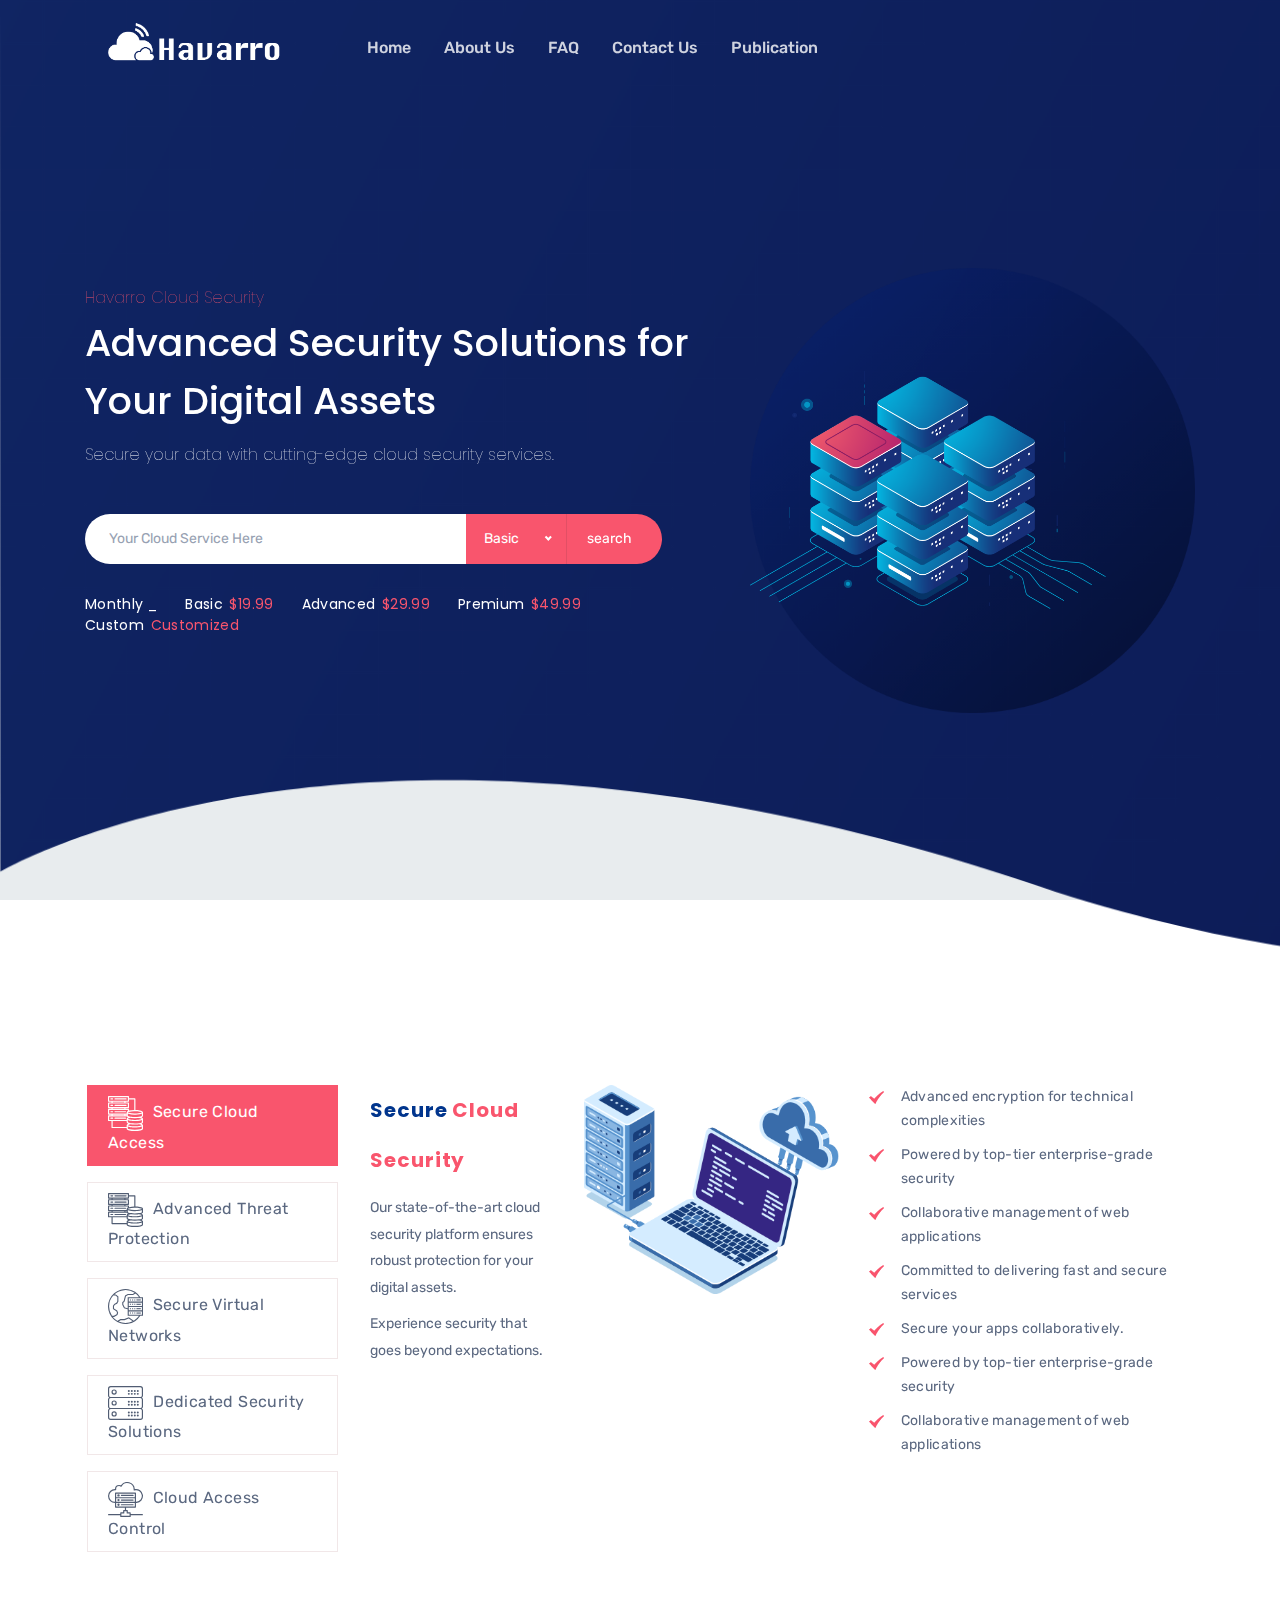
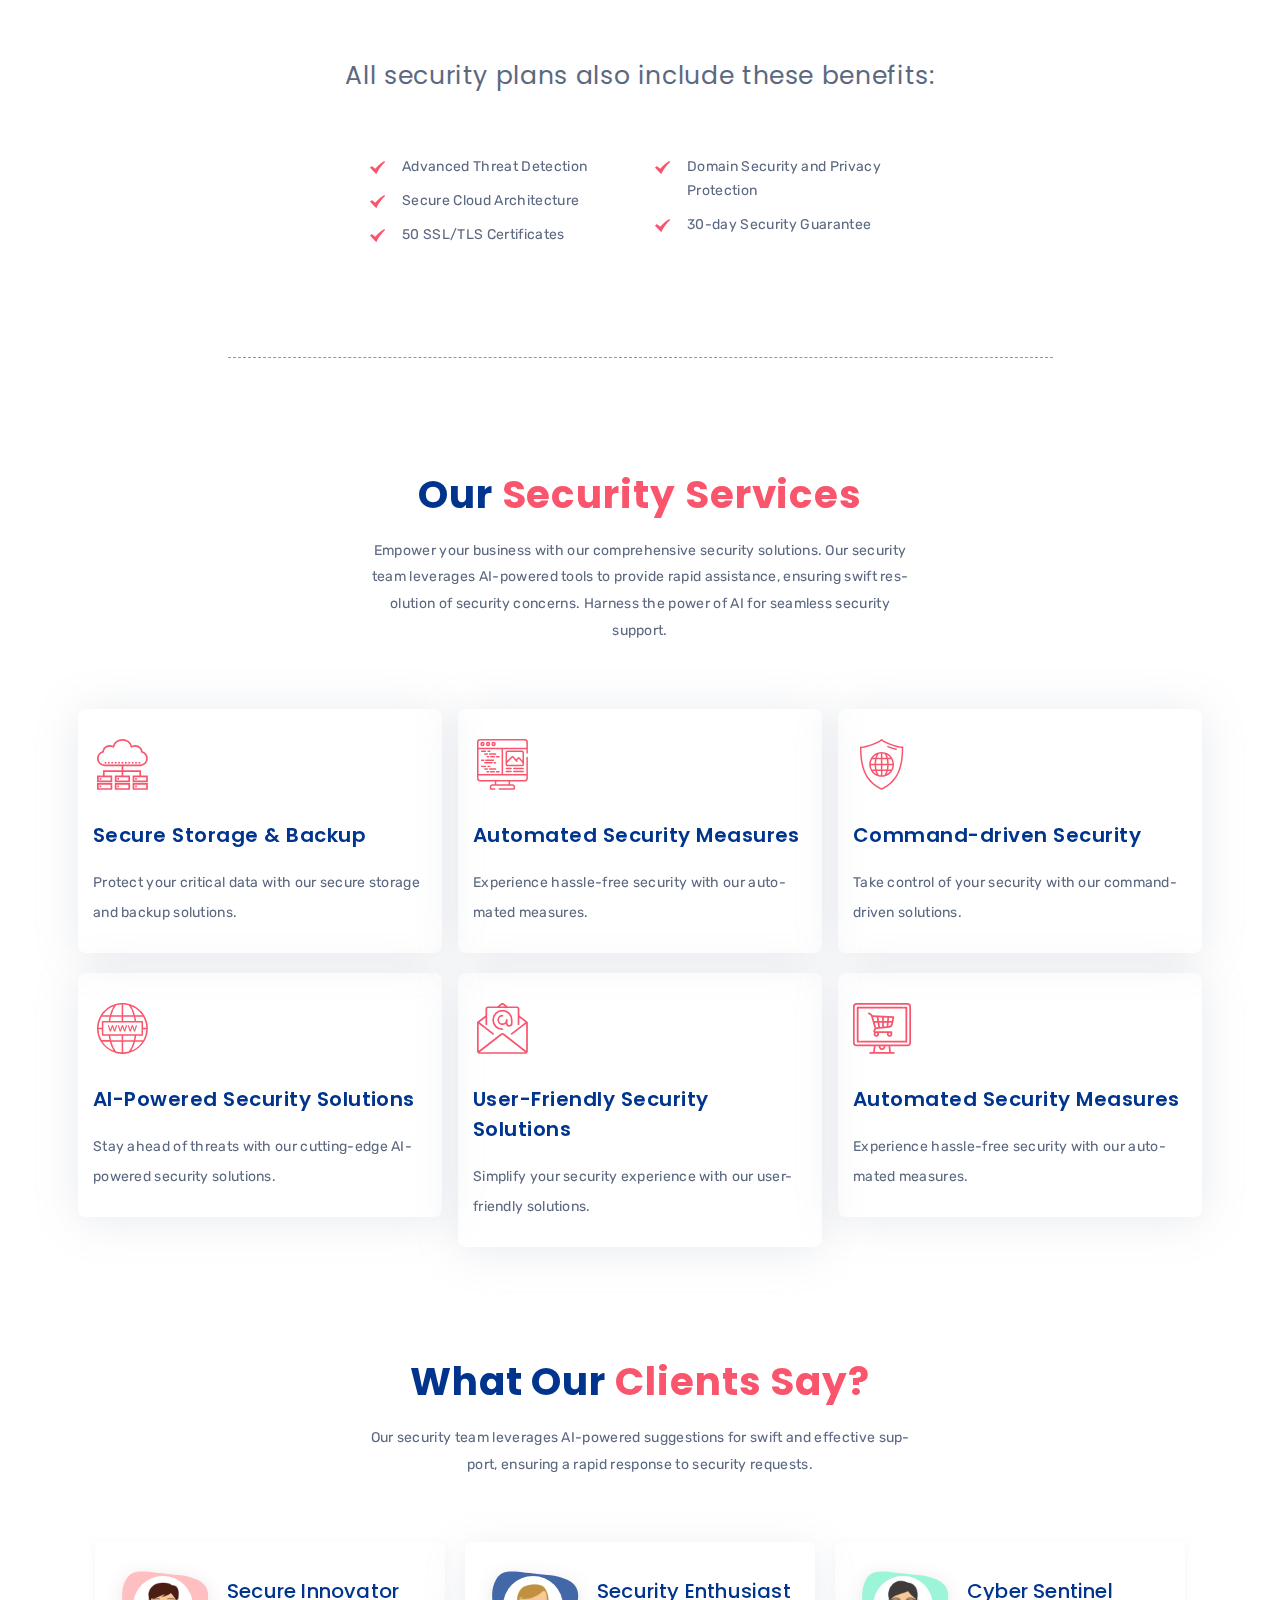
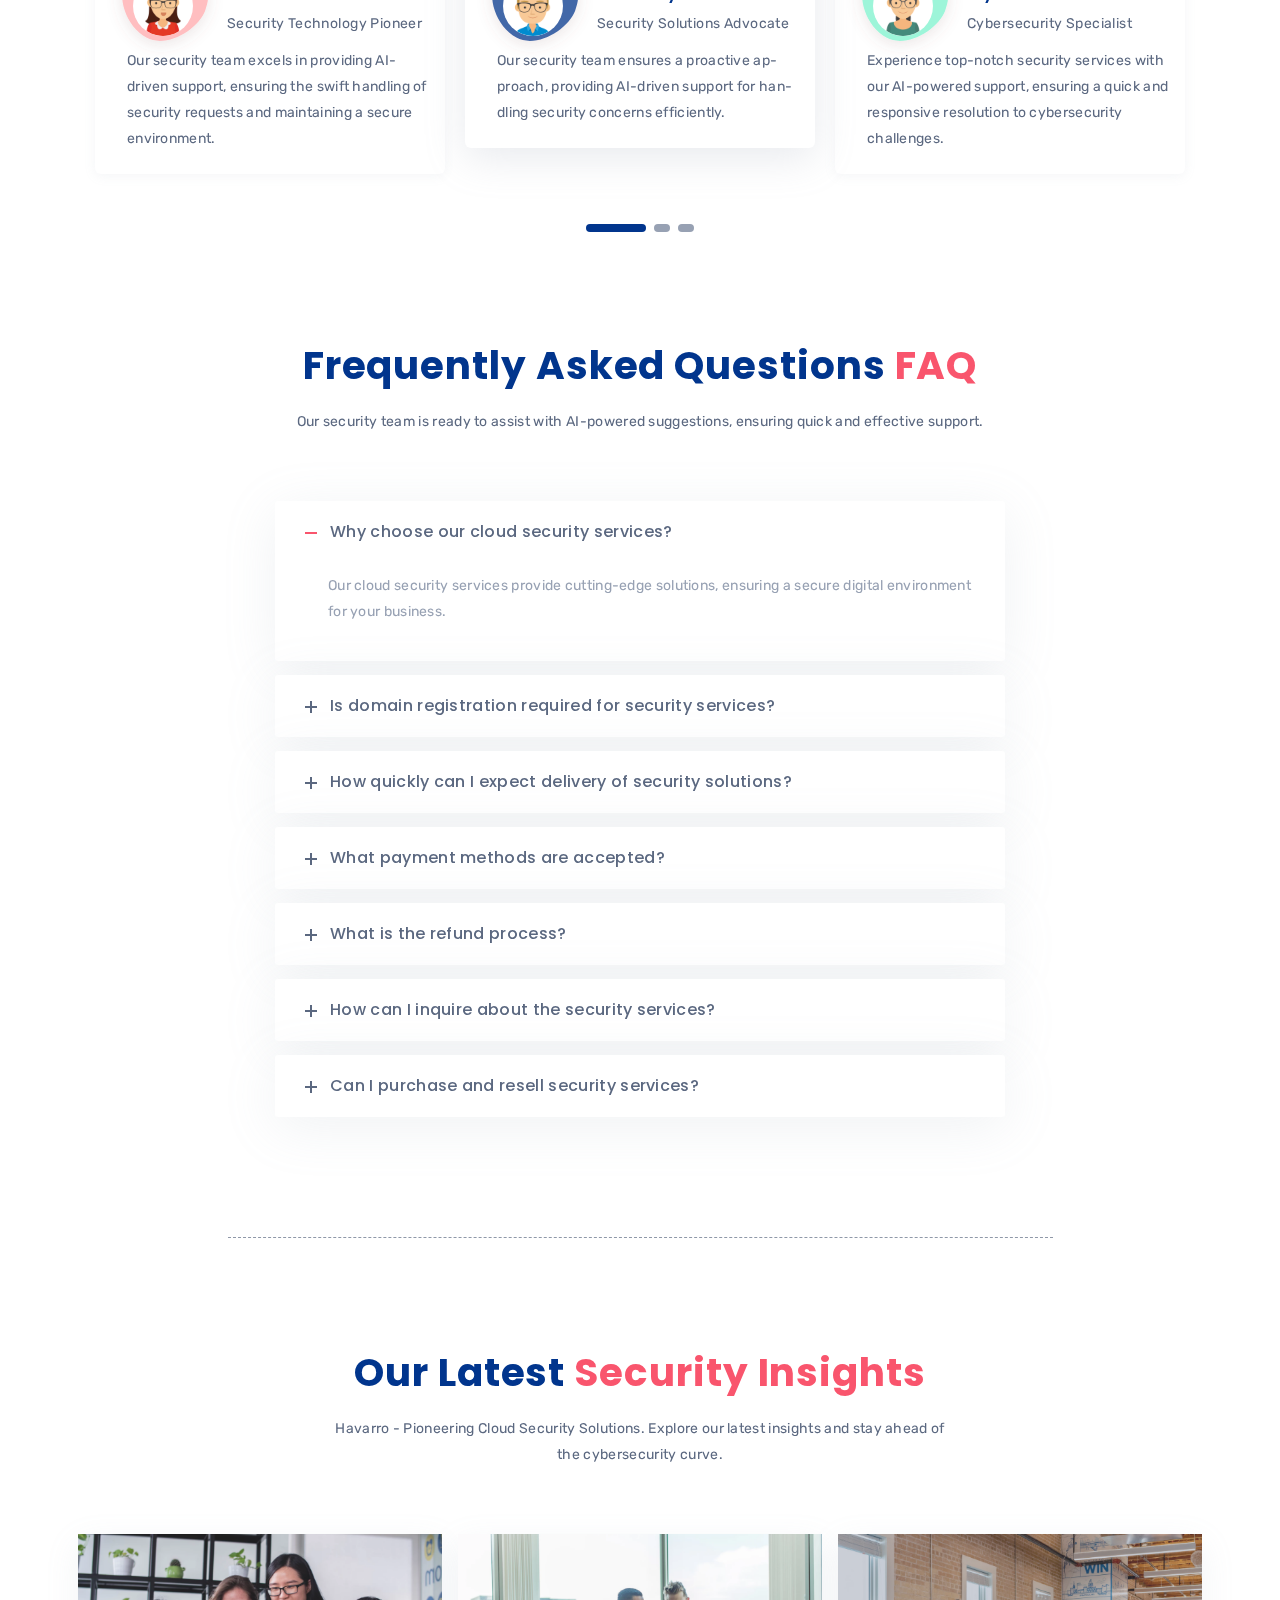
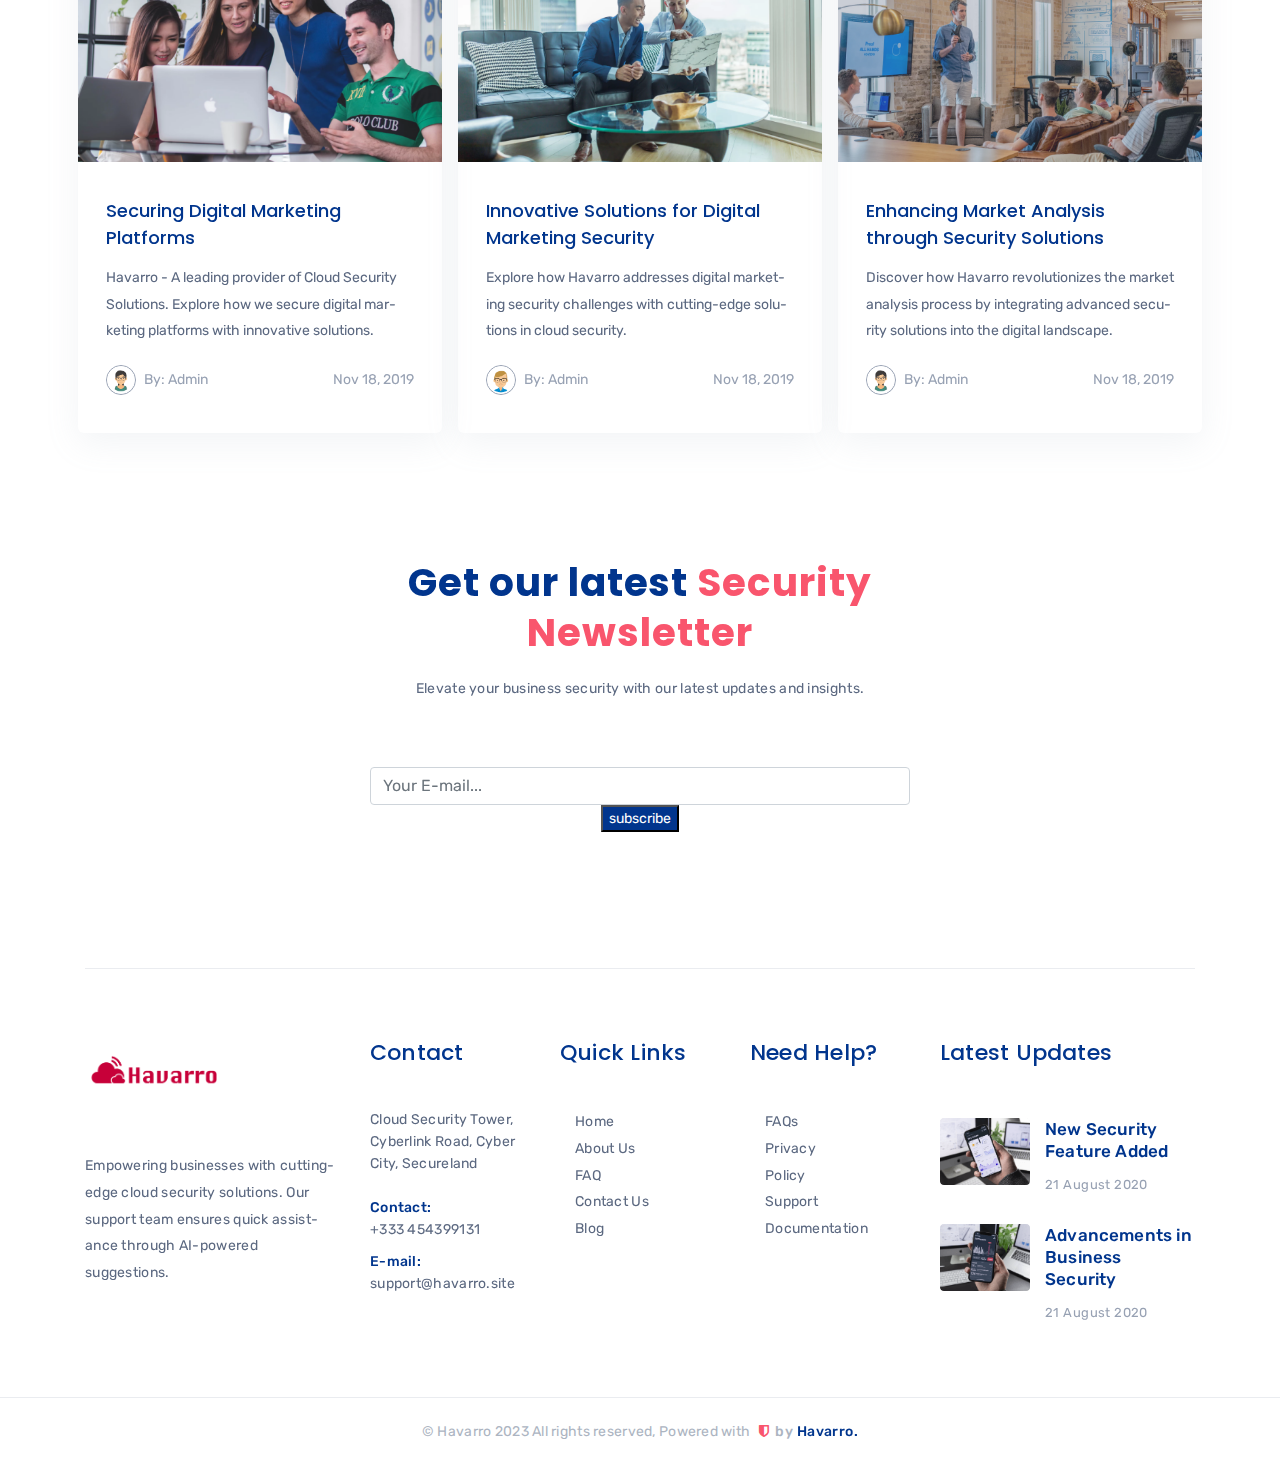
<file: index.html>
<!DOCTYPE html>
<html lang="en">

<head>
    <meta charset="UTF-8">
    <meta name="viewport" content="width=device-width, initial-scale=1.0">
    <meta http-equiv="X-UA-Compatible" content="IE=edge" />
    <meta http-equiv="X-UA-Compatible" content="ie=edge">
    <title>Havarro || Cloud Security</title>
    <!-- favicon -->
    <link rel=icon href="assets/favicon.png" sizes="20x20" type="image/png">
    <!-- animate -->
    <link rel="stylesheet" href="assets/css/animate.css">
    <!-- bootstrap -->
    <link rel="stylesheet" href="assets/css/bootstrap.min.css">
    <!-- magnific popup -->
    <link rel="stylesheet" href="assets/css/magnific-popup.css">
    <!-- owl carousel -->
    <link rel="stylesheet" href="assets/css/owl.carousel.min.css">
    <!-- fontawesome -->
    <link rel="stylesheet" href="assets/css/font-awesome.min.css">
    <link rel="stylesheet" href="assets/css/line-awesome.min.css">
    <link rel="stylesheet" href="assets/css/themify-icons.css">
    <link rel="stylesheet" href="assets/css/nice-select.css">
    <!-- flaticon -->
    <link rel="stylesheet" href="assets/css/flaticon.css">
    <!-- slick slider -->
    <link rel="stylesheet" href="assets/css/slick.css">
    <!-- animated slider -->
    <link rel="stylesheet" href="assets/css/animated-slider.css">
    <!-- Main Stylesheet -->
    <link rel="stylesheet" href="assets/css/style.css">
    <!-- responsive Stylesheet -->
    <link rel="stylesheet" href="assets/css/responsive.css">


</head>

<body>

    <!-- preloader area start -->
    <div class="preloader" id="preloader">
        <div class="preloader-inner">
            <div class="spinner">
                <div class="dot1"></div>
                <div class="dot2"></div>
            </div>
        </div>
    </div>
    <!-- preloader area end -->

    <!-- navbar area start -->
    <nav class="navbar navbar-area navbar-area-2 navbar-expand-lg">
        <div class="container nav-container">
            <div class="responsive-mobile-menu">
                <div class="logo-wrapper mobile-logo">
                    <a href="index.html" class="logo">
                        <img class="main-logo" src="assets/logo 3.png" alt="logo">
                        <img class="sticky-logo" src="assets/logo.png" alt="logo">
                    </a>
                </div>
                <button class="navbar-toggler" type="button" data-toggle="collapse" data-target="#riyaqas_main_menu"
                    aria-expanded="false" aria-label="Toggle navigation">
                    <span class="navbar-toggle-icon">
                        <span class="line"></span>
                        <span class="line"></span>
                        <span class="line"></span>
                    </span>
                </button>
            </div>
            <div class="collapse navbar-collapse" id="riyaqas_main_menu">
                <div class="logo-wrapper desktop-logo">
                    <a href="index.html" class="logo">
                        <img class="main-logo" src="assets/logo 3.png" alt="logo" width="250px">
                        <img class="sticky-logo" src="assets/logo.png" alt="logo" width="250px">
                    </a>
                </div>
                <ul class="navbar-nav">
                    <li class="">
                        <a href="index.html">Home</a>
                    </li>
                    <li class="">
                        <a href="about.html">About Us</a>
                    </li>
                    <li class="">
                        <a href="faq.html">FAQ</a>
                    </li>
                    <li class="">
                        <a href="contact.html">Contact Us</a>
                    </li>
                    <li class="">
                        <a href="blog.html">Publication</a>
                    </li>
                </ul>
            </div>
        </div>
    </nav>
    <!-- navbar area end -->

    <!-- header area start -->
    <div class="header-area h8-banner-area style-two" style="background-image:url(assets/img/bg/8h6.png);">
        <div class="container">
            <div class="row">
                <div class="col-xl-7 col-lg-7 col-12">
                    <div class="header-inner-details">
                        <div class="header-inner">
                            <h3 class="sub-title style-two">Havarro Cloud Security</h3>
                            <h1 class="title">Advanced Security Solutions for Your Digital Assets</h1>
                            <h3 class="sub-title">Secure your data with cutting-edge cloud security services.</h3>
                            <form class="sbh-main-search">
                                <div class="search-input float-left">
                                    <input type="text" placeholder="Your Cloud Service Here">
                                </div>
                                <div class="single-select-area float-left">
                                    <select class="select single-select">
                                        <option value="1">Basic</option>
                                        <option value="2">Advanced</option>
                                        <option value="3">Premium</option>
                                        <option value="3">Custom</option>
                                    </select>
                                </div>
                                <button type="submit">search</button>
                            </form>
                            <ul class="domain-price">
                                <li>Monthly _</li>
                                <li>Basic <span>$19.99</span></li>
                                <li>Advanced <span>$29.99</span></li>
                                <li>Premium <span>$49.99</span></li>
                                <li>Custom <span>Customized</span></li>
                            </ul>
                        </div>
                    </div>
                </div>
                <div class="col-lg-5 col-md-6 hidden-sm">
                    <div class="banner-animate-thumb banner-animate-thumb-2">
                        <div class="header-img-1 wow animated fadeInRight" data-wow-duration="1s" data-wow-delay="0s">
                            <img src="assets/img/banner/13.png" alt="banner-img">
                        </div>
                        <div class="header-img-2 wow animated fadeInDown" data-wow-duration="1s" data-wow-delay="0.5s">
                            <img src="assets/img/banner/14.png" alt="banner-img">
                        </div>
                    </div>
                </div>
            </div>
        </div>
    </div>

    <!-- header area End -->

    <!-- hosting area start -->
    <div class="hosting-type-area pd-top-120">
        <div class="container">
            <div class="row">
                <div class="col-lg-3">
                    <ul class="nav nav-tabs sb-hosting-tabs">
                        <li class="nav-item">
                            <a class="nav-link active" data-toggle="tab" href="#d_tabs_1"><img
                                    src="assets/img/icons/13.svg" alt="img">Secure Cloud Access</a>
                        </li>
                        <li class="nav-item">
                            <a class="nav-link" data-toggle="tab" href="#d_tabs_2"><img src="assets/img/icons/14.svg"
                                    alt="img">Advanced
                                Threat Protection</a>
                        </li>
                        <li class="nav-item">
                            <a class="nav-link" data-toggle="tab" href="#d_tabs_3"><img src="assets/img/icons/15.svg"
                                    alt="img">Secure
                                Virtual Networks</a>
                        </li>
                        <li class="nav-item">
                            <a class="nav-link" data-toggle="tab" href="#d_tabs_4"><img src="assets/img/icons/16.svg"
                                    alt="img">Dedicated Security Solutions</a>
                        </li>
                        <li class="nav-item">
                            <a class="nav-link" data-toggle="tab" href="#d_tabs_5"><img src="assets/img/icons/17.svg"
                                    alt="img">Cloud
                                Access Control</a>
                        </li>
                    </ul>
                </div>

                <div class="col-lg-9">
                    <div class="tab-content">
                        <div class="tab-pane fade show active" id="d_tabs_1">
                            <div class="single-hosting-content">
                                <div class="row">
                                    <div class="col-lg-3">
                                        <div class="section-title style-two hosting-tab-title">
                                            <h6 class="title">Secure <span>Cloud Security</span></h6>
                                        </div>
                                        <p>Our state-of-the-art cloud security platform ensures robust protection for
                                            your digital assets.</p>
                                        <p>Experience security that goes beyond expectations.</p>
                                    </div>
                                    <div class="col-lg-4">
                                        <div class="thumb">
                                            <img src="assets/img/others/20.png" alt="img">
                                        </div>
                                    </div>
                                    <div class="col-lg-5">
                                        <div class="riyaqas-check-list-wrap">
                                            <div class="riyaqas-check-list media">
                                                <img class="media-left" src="assets/img/icons/check3.svg" alt="check">
                                                <span>Advanced encryption for technical complexities</span>
                                            </div>
                                            <div class="riyaqas-check-list media">
                                                <img class="media-left" src="assets/img/icons/check3.svg" alt="check">
                                                <span>Powered by top-tier enterprise-grade security</span>
                                            </div>
                                            <div class="riyaqas-check-list media">
                                                <img class="media-left" src="assets/img/icons/check3.svg" alt="check">
                                                <span>Collaborative management of web applications</span>
                                            </div>
                                            <div class="riyaqas-check-list media">
                                                <img class="media-left" src="assets/img/icons/check3.svg" alt="check">
                                                <span>Committed to delivering fast and secure services</span>
                                            </div>
                                            <div class="riyaqas-check-list media">
                                                <img class="media-left" src="assets/img/icons/check3.svg" alt="check">
                                                <span>Secure your apps collaboratively.</span>
                                            </div>
                                            <div class="riyaqas-check-list media">
                                                <img class="media-left" src="assets/img/icons/check3.svg" alt="check">
                                                <span>Powered by top-tier enterprise-grade security</span>
                                            </div>
                                            <div class="riyaqas-check-list media mb-0">
                                                <img class="media-left" src="assets/img/icons/check3.svg" alt="check">
                                                <span>Collaborative management of web applications</span>
                                            </div>
                                        </div>
                                    </div>
                                </div>

                            </div>
                        </div>
                        <div class="tab-pane fade" id="d_tabs_2">
                            <div class="single-hosting-content">
                                <div class="row">
                                    <div class="col-lg-3">
                                        <div class="section-title style-two">
                                            <h6 class="title">Secure <span>Cloud Services</span></h6>
                                        </div>
                                        <p>Explore our advanced cloud security services. There are many variations of
                                            passages of cloud security available.
                                        </p>
                                        <p>Secure your data with cloud services that you can trust.</p>
                                    </div>
                                    <div class="col-lg-4">
                                        <div class="thumb">
                                            <img src="assets/img/others/20.png" alt="img">
                                        </div>
                                    </div>
                                    <div class="col-lg-5">
                                        <div class="riyaqas-check-list-wrap">
                                            <div class="riyaqas-check-list media">
                                                <img class="media-left" src="assets/img/icons/check3.svg" alt="check">
                                                <span>Fast and secure cloud solutions</span>
                                            </div>
                                            <div class="riyaqas-check-list media">
                                                <img class="media-left" src="assets/img/icons/check3.svg" alt="check">
                                                <span>Collaborative approach to secure your apps</span>
                                            </div>
                                            <div class="riyaqas-check-list media">
                                                <img class="media-left" src="assets/img/icons/check3.svg" alt="check">
                                                <span>Addressing technical complexities for you</span>
                                            </div>
                                            <div class="riyaqas-check-list media">
                                                <img class="media-left" src="assets/img/icons/check3.svg" alt="check">
                                                <span>Powered by top-tier cloud security</span>
                                            </div>
                                            <div class="riyaqas-check-list media">
                                                <img class="media-left" src="assets/img/icons/check3.svg" alt="check">
                                                <span>Manage your web apps with enhanced security</span>
                                            </div>
                                            <div class="riyaqas-check-list media">
                                                <img class="media-left" src="assets/img/icons/check3.svg" alt="check">
                                                <span>Powered by top-tier cloud security</span>
                                            </div>
                                            <div class="riyaqas-check-list media mb-0">
                                                <img class="media-left" src="assets/img/icons/check3.svg" alt="check">
                                                <span>Manage your web apps with enhanced security</span>
                                            </div>
                                        </div>
                                    </div>
                                </div>

                            </div>
                        </div>
                        <div class="tab-pane fade" id="d_tabs_3">
                            <div class="single-hosting-content">
                                <div class="row">
                                    <div class="col-lg-3">
                                        <div class="section-title style-two">
                                            <h6 class="title">Secure <span>Data Storage</span></h6>
                                        </div>
                                        <p>Experience the power of our cloud security solutions.</p>
                                        <p>Our VPS hosting ensures secure and reliable storage of your valuable data.
                                        </p>
                                    </div>
                                    <div class="col-lg-4">
                                        <div class="thumb">
                                            <img src="assets/img/others/20.png" alt="img">
                                        </div>
                                    </div>
                                    <div class="col-lg-5">
                                        <div class="riyaqas-check-list-wrap">
                                            <div class="riyaqas-check-list media">
                                                <img class="media-left" src="assets/img/icons/check3.svg" alt="check">
                                                <span>Enhanced security for your critical applications</span>
                                            </div>
                                            <div class="riyaqas-check-list media">
                                                <img class="media-left" src="assets/img/icons/check3.svg" alt="check">
                                                <span>Powered by top-notch enterprise-grade security</span>
                                            </div>
                                            <div class="riyaqas-check-list media">
                                                <img class="media-left" src="assets/img/icons/check3.svg" alt="check">
                                                <span>Addressing technical complexities for utmost protection</span>
                                            </div>
                                            <div class="riyaqas-check-list media">
                                                <img class="media-left" src="assets/img/icons/check3.svg" alt="check">
                                                <span>Powered by top-notch enterprise-grade security</span>
                                            </div>
                                            <div class="riyaqas-check-list media">
                                                <img class="media-left" src="assets/img/icons/check3.svg" alt="check">
                                                <span>Securely manage and protect your web apps</span>
                                            </div>
                                            <div class="riyaqas-check-list media">
                                                <img class="media-left" src="assets/img/icons/check3.svg" alt="check">
                                                <span>Committed to delivering fast and secure solutions</span>
                                            </div>
                                            <div class="riyaqas-check-list media mb-0">
                                                <img class="media-left" src="assets/img/icons/check3.svg" alt="check">
                                                <span>Securely manage and protect your web apps</span>
                                            </div>
                                        </div>
                                    </div>
                                </div>

                            </div>
                        </div>
                        <div class="tab-pane fade" id="d_tabs_4">
                            <div class="single-hosting-content">
                                <div class="row">
                                    <div class="col-lg-3">
                                        <div class="section-title style-two">
                                            <h6 class="title">Advanced <span>Security Solutions</span></h6>
                                        </div>
                                        <p>Explore our advanced cloud security solutions.</p>
                                        <p>Our dedicated security hosting provides unmatched protection against evolving
                                            threats.</p>
                                    </div>
                                    <div class="col-lg-4">
                                        <div class="thumb">
                                            <img src="assets/img/others/20.png" alt="img">
                                        </div>
                                    </div>
                                    <div class="col-lg-5">
                                        <div class="riyaqas-check-list-wrap">
                                            <div class="riyaqas-check-list media">
                                                <img class="media-left" src="assets/img/icons/check3.svg" alt="check">
                                                <span>Collaborate securely with our advanced apps</span>
                                            </div>
                                            <div class="riyaqas-check-list media">
                                                <img class="media-left" src="assets/img/icons/check3.svg" alt="check">
                                                <span>Powered by cutting-edge enterprise security</span>
                                            </div>
                                            <div class="riyaqas-check-list media">
                                                <img class="media-left" src="assets/img/icons/check3.svg" alt="check">
                                                <span>Effortlessly manage web apps with enhanced collaboration</span>
                                            </div>
                                            <div class="riyaqas-check-list media">
                                                <img class="media-left" src="assets/img/icons/check3.svg" alt="check">
                                                <span>Tackle technical complexities with a focus on security</span>
                                            </div>
                                            <div class="riyaqas-check-list media">
                                                <img class="media-left" src="assets/img/icons/check3.svg" alt="check">
                                                <span>Powered by cutting-edge enterprise security</span>
                                            </div>
                                            <div class="riyaqas-check-list media">
                                                <img class="media-left" src="assets/img/icons/check3.svg" alt="check">
                                                <span>Effortlessly manage web apps with enhanced collaboration</span>
                                            </div>
                                            <div class="riyaqas-check-list media mb-0">
                                                <img class="media-left" src="assets/img/icons/check3.svg" alt="check">
                                                <span>Committed to delivering fast and secure solutions</span>
                                            </div>
                                        </div>
                                    </div>
                                </div>

                            </div>
                        </div>
                        <div class="tab-pane fade" id="d_tabs_5">
                            <div class="single-hosting-content">
                                <div class="row">
                                    <div class="col-lg-3">
                                        <div class="section-title style-two">
                                            <h6 class="title">Secure <span>Cloud Hosting</span></h6>
                                        </div>
                                        <p>Explore our managed secure cloud hosting platform.</p>
                                        <p>Our cloud hosting ensures the highest level of security, making it virtually
                                            impenetrable to unauthorized
                                            access.</p>
                                    </div>
                                    <div class="col-lg-4">
                                        <div class="thumb">
                                            <img src="assets/img/others/20.png" alt="img">
                                        </div>
                                    </div>
                                    <div class="col-lg-5">
                                        <div class="riyaqas-check-list-wrap">
                                            <div class="riyaqas-check-list media">
                                                <img class="media-left" src="assets/img/icons/check3.svg" alt="check">
                                                <span>Focused on addressing technical complexities for enhanced
                                                    security</span>
                                            </div>
                                            <div class="riyaqas-check-list media">
                                                <img class="media-left" src="assets/img/icons/check3.svg" alt="check">
                                                <span>Powered by top-of-the-line enterprise-grade security
                                                    infrastructure</span>
                                            </div>
                                            <div class="riyaqas-check-list media">
                                                <img class="media-left" src="assets/img/icons/check3.svg" alt="check">
                                                <span>Collaboratively manage web apps with advanced security
                                                    features</span>
                                            </div>
                                            <div class="riyaqas-check-list media">
                                                <img class="media-left" src="assets/img/icons/check3.svg" alt="check">
                                                <span>Committed to delivering fast and secure solutions</span>
                                            </div>
                                            <div class="riyaqas-check-list media">
                                                <img class="media-left" src="assets/img/icons/check3.svg" alt="check">
                                                <span>Collaborate on apps securely and efficiently</span>
                                            </div>
                                            <div class="riyaqas-check-list media">
                                                <img class="media-left" src="assets/img/icons/check3.svg" alt="check">
                                                <span>Powered by top-of-the-line enterprise-grade security
                                                    infrastructure</span>
                                            </div>
                                            <div class="riyaqas-check-list media mb-0">
                                                <img class="media-left" src="assets/img/icons/check3.svg" alt="check">
                                                <span>Collaboratively manage web apps with advanced security
                                                    features</span>
                                            </div>
                                        </div>
                                    </div>
                                </div>

                            </div>
                        </div>
                    </div>
                </div>
            </div>
        </div>
    </div>
    <!-- hosting area end -->


    <!-- benefits list area start -->
    <div class="benefits-list pd-top-110">
        <div class="container">
            <div class="section-title text-md-center">
                <h3 class="client-slider-title mb-0">All security plans also include these benefits:</h3>
            </div>
            <div class="row justify-content-center">
                <div class="col-xl-3 col-lg-4 col-md-6">
                    <div class="riyaqas-check-list-wrap">
                        <div class="riyaqas-check-list media">
                            <img class="media-left" src="assets/img/icons/check3.svg" alt="check">
                            <span>Advanced Threat Detection</span>
                        </div>
                        <div class="riyaqas-check-list media">
                            <img class="media-left" src="assets/img/icons/check3.svg" alt="check">
                            <span>Secure Cloud Architecture</span>
                        </div>
                        <div class="riyaqas-check-list media">
                            <img class="media-left" src="assets/img/icons/check3.svg" alt="check">
                            <span>50 SSL/TLS Certificates</span>
                        </div>
                    </div>
                </div>
                <div class="col-xl-3 col-lg-4 col-md-6">
                    <div class="riyaqas-check-list-wrap">
                        <div class="riyaqas-check-list media">
                            <img class="media-left" src="assets/img/icons/check3.svg" alt="check">
                            <span>Domain Security and Privacy Protection</span>
                        </div>
                        <div class="riyaqas-check-list media">
                            <img class="media-left" src="assets/img/icons/check3.svg" alt="check">
                            <span>30-day Security Guarantee</span>
                        </div>
                    </div>
                </div>
                <div class="col-xl-9">
                    <div class="border-bottom-dashed pd-bottom-100"></div>
                </div>
            </div>
        </div>
    </div>

    <!-- benefits list area -->

    <!-- service area start -->
    <div class="sbtc-service-area pd-top-112">
        <div class="container">
            <div class="row justify-content-center">
                <div class="col-xl-6">
                    <div class="section-title text-center">
                        <h2 class="title">Our <span>Security Services</span></h2>
                        <p>Empower your business with our comprehensive security solutions. Our security team leverages
                            AI-powered tools to provide rapid assistance, ensuring swift resolution of security
                            concerns.
                            Harness the power of AI for seamless security support.</p>
                    </div>
                </div>
            </div>
            <div class="row custom-gutters-16 justify-content-center">
                <div class="col-lg-4 col-sm-6">
                    <div class="single-service-2 style-three">
                        <div class="thumb ml-0">
                            <img src="assets/img/icons/ss11.svg" alt="service">
                        </div>
                        <h6>Secure Storage & Backup</h6>
                        <p>Protect your critical data with our secure storage and backup solutions. </p>
                    </div>
                </div>
                <div class="col-lg-4 col-sm-6">
                    <div class="single-service-2 style-three">
                        <div class="thumb ml-0">
                            <img src="assets/img/icons/ss12.svg" alt="service">
                        </div>
                        <h6>Automated Security Measures</h6>
                        <p>Experience hassle-free security with our automated measures.</p>
                    </div>
                </div>
                <div class="col-lg-4 col-sm-6">
                    <div class="single-service-2 style-three">
                        <div class="thumb ml-0">
                            <img src="assets/img/icons/ss13.svg" alt="service">
                        </div>
                        <h6>Command-driven Security</h6>
                        <p>Take control of your security with our command-driven solutions.</p>
                    </div>
                </div>
                <div class="col-lg-4 col-sm-6">
                    <div class="single-service-2 style-three">
                        <div class="thumb ml-0">
                            <img src="assets/img/icons/ss14.svg" alt="service">
                        </div>
                        <h6>AI-Powered Security Solutions</h6>
                        <p>Stay ahead of threats with our cutting-edge AI-powered security solutions. </p>
                    </div>
                </div>
                <div class="col-lg-4 col-sm-6">
                    <div class="single-service-2 style-three">
                        <div class="thumb ml-0">
                            <img src="assets/img/icons/ss15.svg" alt="service">
                        </div>
                        <h6>User-Friendly Security Solutions</h6>
                        <p>Simplify your security experience with our user-friendly solutions.</p>
                    </div>
                </div>
                <div class="col-lg-4 col-sm-6">
                    <div class="single-service-2 style-three">
                        <div class="thumb ml-0">
                            <img src="assets/img/icons/ss16.svg" alt="service">
                        </div>
                        <h6>Automated Security Measures</h6>
                        <p>Experience hassle-free security with our automated measures.</p>
                    </div>
                </div>
            </div>
        </div>
    </div>

    <!-- service area end -->

    <!-- client area start -->
    <div class="sba-client-area pd-top-90">
        <div class="container">
            <div class="row justify-content-center">
                <div class="col-xl-6 col-lg-9">
                    <div class="section-title style-two text-center">
                        <h2 class="title">What Our <span>Clients Say?</span></h2>
                        <p>Our security team leverages AI-powered suggestions for swift and effective support, ensuring
                            a
                            rapid response to security requests.</p>
                    </div>
                </div>
            </div>
            <div class="client-slider">
                <div class="client-slider-item">
                    <div class="media">
                        <div class="media-left media-left-one">
                            <img src="assets/img/client/4.png" alt="client">
                        </div>
                        <div class="media-body">
                            <h6>Security Enthusiast</h6>
                            <p>Security Solutions Advocate</p>
                        </div>
                    </div>
                    <p class="client-content">Our security team ensures a proactive approach, providing AI-driven
                        support
                        for handling security concerns efficiently.</p>
                </div>
                <div class="client-slider-item">
                    <div class="media">
                        <div class="media-left media-left-two">
                            <img src="assets/img/client/5.png" alt="client">
                        </div>
                        <div class="media-body">
                            <h6>Cyber Sentinel</h6>
                            <p>Cybersecurity Specialist</p>
                        </div>
                    </div>
                    <p class="client-content">Experience top-notch security services with our AI-powered support,
                        ensuring a
                        quick and responsive resolution to cybersecurity challenges.</p>
                </div>
                <div class="client-slider-item">
                    <div class="media">
                        <div class="media-left media-left-three">
                            <img src="assets/img/client/6.png" alt="client">
                        </div>
                        <div class="media-body">
                            <h6>Secure Innovator</h6>
                            <p>Security Technology Pioneer</p>
                        </div>
                    </div>
                    <p class="client-content">Our security team excels in providing AI-driven support, ensuring the
                        swift
                        handling of security requests and maintaining a secure environment.</p>
                </div>
            </div>
        </div>
    </div>

    <!-- client area End -->

    <!-- faq area Start -->
    <div class="faq-area pd-top-105">
        <div class="container">
            <div class="row justify-content-center">
                <div class="col-xl-8 col-lg-11">
                    <div class="section-title text-center">
                        <h2 class="title">Frequently Asked Questions <span>FAQ</span></h2>
                        <p>Our security team is ready to assist with AI-powered suggestions, ensuring quick and
                            effective
                            support.</p>
                    </div>
                    <div class="accordion style-two" id="accordion">
                        <!-- single accordion -->
                        <div class="single-accordion card">
                            <div class="card-header" id="headingOne">
                                <h2 class="mb-0">
                                    <button class="btn btn-link" type="button" data-toggle="collapse"
                                        data-target="#collapseOne" aria-expanded="true" aria-controls="collapseOne">Why
                                        choose our cloud security services?</button>
                                </h2>
                            </div>
                            <div id="collapseOne" class="collapse show" aria-labelledby="headingOne"
                                data-parent="#accordion">
                                <div class="card-body">
                                    Our cloud security services provide cutting-edge solutions, ensuring a secure
                                    digital
                                    environment for your business.
                                </div>
                            </div>
                        </div>
                        <!-- single accordion -->
                        <div class="single-accordion card">
                            <div class="card-header" id="headingTwo">
                                <h2 class="mb-0">
                                    <button class="btn btn-link collapsed" type="button" data-toggle="collapse"
                                        data-target="#collapseTwo" aria-expanded="true" aria-controls="collapseOne">Is
                                        domain registration required for security services?</button>
                                </h2>
                            </div>
                            <div id="collapseTwo" class="collapse" aria-labelledby="headingTwo"
                                data-parent="#accordion">
                                <div class="card-body">
                                    Our security services do not require domain registration. We focus on securing your
                                    digital assets without unnecessary prerequisites.
                                </div>
                            </div>
                        </div>
                        <!-- single accordion -->
                        <div class="single-accordion card">
                            <div class="card-header" id="headingThree">
                                <h2 class="mb-0">
                                    <button class="btn btn-link collapsed" type="button" data-toggle="collapse"
                                        data-target="#collapseThree" aria-expanded="true"
                                        aria-controls="collapseOne">How
                                        quickly can I expect delivery of security solutions?</button>
                                </h2>
                            </div>
                            <div id="collapseThree" class="collapse" aria-labelledby="headingThree"
                                data-parent="#accordion">
                                <div class="card-body">
                                    Our security solutions are delivered promptly. The timeline varies based on your
                                    specific requirements, and our team ensures a swift implementation.
                                </div>
                            </div>
                        </div>
                        <!-- single accordion -->
                        <div class="single-accordion card">
                            <div class="card-header" id="headingFour">
                                <h2 class="mb-0">
                                    <button class="btn btn-link collapsed" type="button" data-toggle="collapse"
                                        data-target="#collapseFour" aria-expanded="true"
                                        aria-controls="collapseOne">What
                                        payment methods are accepted?</button>
                                </h2>
                            </div>
                            <div id="collapseFour" class="collapse" aria-labelledby="headingFour"
                                data-parent="#accordion">
                                <div class="card-body">
                                    We accept various payment methods to provide flexibility. Please check our payment
                                    options for more details.
                                </div>
                            </div>
                        </div>
                        <!-- single accordion -->
                        <div class="single-accordion card">
                            <div class="card-header" id="headingFive">
                                <h2 class="mb-0">
                                    <button class="btn btn-link collapsed" type="button" data-toggle="collapse"
                                        data-target="#collapseFive" aria-expanded="true"
                                        aria-controls="collapseOne">What is
                                        the refund process?</button>
                                </h2>
                            </div>
                            <div id="collapseFive" class="collapse" aria-labelledby="headingFive"
                                data-parent="#accordion">
                                <div class="card-body">
                                    Our refund process is designed to be efficient. You will receive your refund within
                                    the
                                    specified period, ensuring customer satisfaction.
                                </div>
                            </div>
                        </div>
                        <!-- single accordion -->
                        <div class="single-accordion card">
                            <div class="card-header" id="headingSix">
                                <h2 class="mb-0">
                                    <button class="btn btn-link collapsed" type="button" data-toggle="collapse"
                                        data-target="#collapseSix" aria-expanded="true" aria-controls="collapseOne">How
                                        can I inquire about the security services?</button>
                                </h2>
                            </div>
                            <div id="collapseSix" class="collapse" aria-labelledby="headingSix"
                                data-parent="#accordion">
                                <div class="card-body">
                                    To inquire about our security services, please contact our support team, and they
                                    will
                                    guide you through the process.
                                </div>
                            </div>
                        </div>
                        <!-- single accordion -->
                        <div class="single-accordion card mb-0">
                            <div class="card-header" id="headingSeven">
                                <h2 class="mb-0">
                                    <button class="btn btn-link collapsed" type="button" data-toggle="collapse"
                                        data-target="#collapseSeven" aria-expanded="true"
                                        aria-controls="collapseOne">Can I
                                        purchase and resell security services?</button>
                                </h2>
                            </div>
                            <div id="collapseSeven" class="collapse" aria-labelledby="headingSeven"
                                data-parent="#accordion">
                                <div class="card-body">
                                    Yes, you can partner with us to purchase and resell our advanced security services.
                                    Contact our team to discuss partnership opportunities.
                                </div>
                            </div>
                        </div>
                        <!-- single accordion end -->
                    </div>
                </div>
                <div class="col-xl-9">
                    <div class="border-bottom-dashed pd-bottom-120"></div>
                </div>
            </div>
        </div>
    </div>

    <!-- faq area End -->

    <!-- case studies Start -->
    <div class="case-studies-area pd-top-110">
        <div class="container">
            <div class="row justify-content-center">
                <div class="col-xl-7 col-lg-9">
                    <div class="section-title text-center">
                        <h2 class="title">Our Latest <span>Security Insights</span></h2>
                        <p>Havarro - Pioneering Cloud Security Solutions. Explore our latest insights and stay ahead of
                            the
                            cybersecurity curve.</p>
                    </div>
                </div>
            </div>
            <div class="row custom-gutters-16 justify-content-center">
                <div class="col-lg-4 col-md-6">
                    <div class="single-case-studies">
                        <div class="thumb">
                            <img src="assets/img/blog/9.png" alt="img">
                        </div>
                        <div class="details">
                            <h6><a href="blog-details.html">Securing Digital Marketing Platforms</a></h6>
                            <p>Havarro - A leading provider of Cloud Security Solutions. Explore how we secure digital
                                marketing platforms with innovative solutions.</p>
                            <div class="admin">
                                <img src="assets/img/blog/comments/1.png" alt="img">
                                <span>By: Admin</span>
                                <span class="float-right pt-1">Nov 18, 2019</span>
                            </div>
                        </div>
                    </div>
                </div>
                <div class="col-lg-4 col-md-6">
                    <div class="single-case-studies">
                        <div class="thumb">
                            <img src="assets/img/blog/10.png" alt="img">
                        </div>
                        <div class="details">
                            <h6><a href="blog-details-2.html">Innovative Solutions for Digital Marketing Security</a>
                            </h6>
                            <p>Explore how Havarro addresses digital marketing security challenges with cutting-edge
                                solutions in cloud security.</p>
                            <div class="admin">
                                <img src="assets/img/blog/comments/2.png" alt="img">
                                <span>By: Admin</span>
                                <span class="float-right pt-1">Nov 18, 2019</span>
                            </div>
                        </div>
                    </div>
                </div>
                <div class="col-lg-4 col-md-6">
                    <div class="single-case-studies">
                        <div class="thumb">
                            <img src="assets/img/blog/8.png" alt="img">
                        </div>
                        <div class="details">
                            <h6><a href="blog-details-3.html">Enhancing Market Analysis through Security Solutions</a>
                            </h6>
                            <p>Discover how Havarro revolutionizes the market analysis process by integrating advanced
                                security solutions into the digital landscape.</p>
                            <div class="admin">
                                <img src="assets/img/blog/comments/3.png" alt="img">
                                <span>By: Admin</span>
                                <span class="float-right pt-1">Nov 18, 2019</span>
                            </div>
                        </div>
                    </div>
                </div>
            </div>
        </div>
    </div>

    <!-- case studies Start -->

    <!-- footer area start -->
    <footer class="footer-area footer-area-2 pd-top-105">
        <div class="container">
            <div class="row justify-content-center">
                <div class="col-xl-6 col-lg-11 text-center">
                    <div class="section-title text-center">
                        <h2 class="title">Get our latest <span>Security Newsletter</span></h2>
                        <p>Elevate your business security with our latest updates and insights.</p>
                    </div>
                    <div class="newsletter-subscribe">
                        <form id="news-subscribe-form" class="subscribe-form">
                            <div class="form-group">
                                <input type="text" class="form-control" placeholder="Your E-mail..." name="mail"
                                    required="">
                                <button type="submit" class="btn-blue subscribe-submit">subscribe</button>
                            </div>
                        </form>
                    </div>
                </div>
            </div>
            <div class="footer-widget-area mg-top-120">
                <div class="row">
                    <div class="col-lg-3 col-md-6">
                        <div class="footer-widget widget">
                            <div class="about_us_widget">
                                <a href="index.html" class="footer-logo">
                                    <img src="assets/logo.png" alt="footer logo">
                                </a>
                                <p>Empowering businesses with cutting-edge cloud security solutions. Our support team
                                    ensures quick assistance through AI-powered suggestions.</p>
                            </div>
                        </div>
                    </div>
                    <div class="col-lg-2 col-md-6">
                        <div class="footer-widget widget ">
                            <h4 class="widget-title">Contact</h4>
                            <div class="contact_info_list">
                                <p class="contact-content">Cloud Security Tower, Cyberlink Road, Cyber City, Secureland
                                </p>
                                <p><span>Contact:</span> +333 454399131</p>
                                <p><span>E-mail:</span> support@havarro.site</p>
                            </div>
                        </div>
                    </div>
                    <div class="col-lg-2 col-md-6">
                        <div class="footer-widget widget widget_nav_menu">
                            <h4 class="widget-title">Quick Links</h4>
                            <ul>
                                <li><a href="index.html">Home</a></li>
                                <li><a href="about.html">About Us</a></li>
                                <li><a href="faq.html">FAQ</a></li>
                                <li><a href="contact.html">Contact Us</a></li>
                                <li><a href="blog.html">Blog</a></li>
                            </ul>
                        </div>
                    </div>
                    <div class="col-lg-2 col-md-6">
                        <div class="footer-widget widget widget_nav_menu">
                            <h4 class="widget-title">Need Help?</h4>
                            <ul>
                                <li><a href="#">FAQs</a></li>
                                <li><a href="#">Privacy</a></li>
                                <li><a href="#">Policy</a></li>
                                <li><a href="#">Support</a></li>
                                <li><a href="#">Documentation</a></li>
                            </ul>
                        </div>
                    </div>
                    <div class="col-lg-3">
                        <div class="footer-widget widget">
                            <h4 class="widget-title">Latest Updates</h4>
                            <div class="about_recent_post">
                                <div class="media">
                                    <img src="assets/img/blog/widget1.png" alt="post">
                                    <div class="media-body">
                                        <h6><a href="blog.html">New Security Feature Added</a></h6>
                                        <span>21 August 2020</span>
                                    </div>
                                </div>
                                <div class="media">
                                    <img src="assets/img/blog/widget2.png" alt="post">
                                    <div class="media-body">
                                        <h6><a href="blog.html">Advancements in Business Security</a></h6>
                                        <span>21 August 2020</span>
                                    </div>
                                </div>
                            </div>
                        </div>
                    </div>
                </div>
            </div>
        </div>
        <div class="copyright-inner">
            <div class="copyright-text">
                &copy; Havarro 2023 All rights reserved, Powered with <a href="../../index.html" target="_blank"><i
                        class="fa fa-shield"></i> by <span>Havarro.</span></a>
            </div>
        </div>
    </footer>

    <!-- footer area end -->

    <!-- back to top area start -->
    <div class="back-to-top">
        <span class="back-top"><i class="fa fa-angle-up"></i></span>
    </div>
    <!-- back to top area end -->

    <!-- jquery -->
    <script src="assets/js/jquery-2.2.4.min.js"></script>
    <!-- popper -->
    <script src="assets/js/popper.min.js"></script>
    <!-- bootstrap -->
    <script src="assets/js/bootstrap.min.js"></script>
    <!-- magnific popup -->
    <script src="assets/js/jquery.magnific-popup.js"></script>
    <!-- wow -->
    <script src="assets/js/wow.min.js"></script>
    <!-- owl carousel -->
    <script src="assets/js/owl.carousel.min.js"></script>
    <!-- slick slider -->
    <script src="assets/js/slick.js"></script>
    <!-- cssslider slider -->
    <script src="assets/js/jquery.cssslider.min.js"></script>
    <!-- waypoint -->
    <!-- counterup -->
    <script src="assets/js/jquery.counterup.min.js"></script>
    <script src="assets/js/waypoints.min.js"></script>
    <script src="assets/js/jquery.nice-select.min.js"></script>
    <!-- imageloaded -->
    <script src="assets/js/imagesloaded.pkgd.min.js"></script>
    <!-- isotope -->
    <script src="assets/js/isotope.pkgd.min.js"></script>
    <!-- world map -->
    <script src="assets/js/worldmap-libs.js"></script>
    <script src="assets/js/worldmap-topojson.js"></script>
    <script src="assets/js/mediaelement.min.js"></script>
    <!-- main js -->
    <script src="assets/js/main.js"></script>

</body>

</html>
</file>
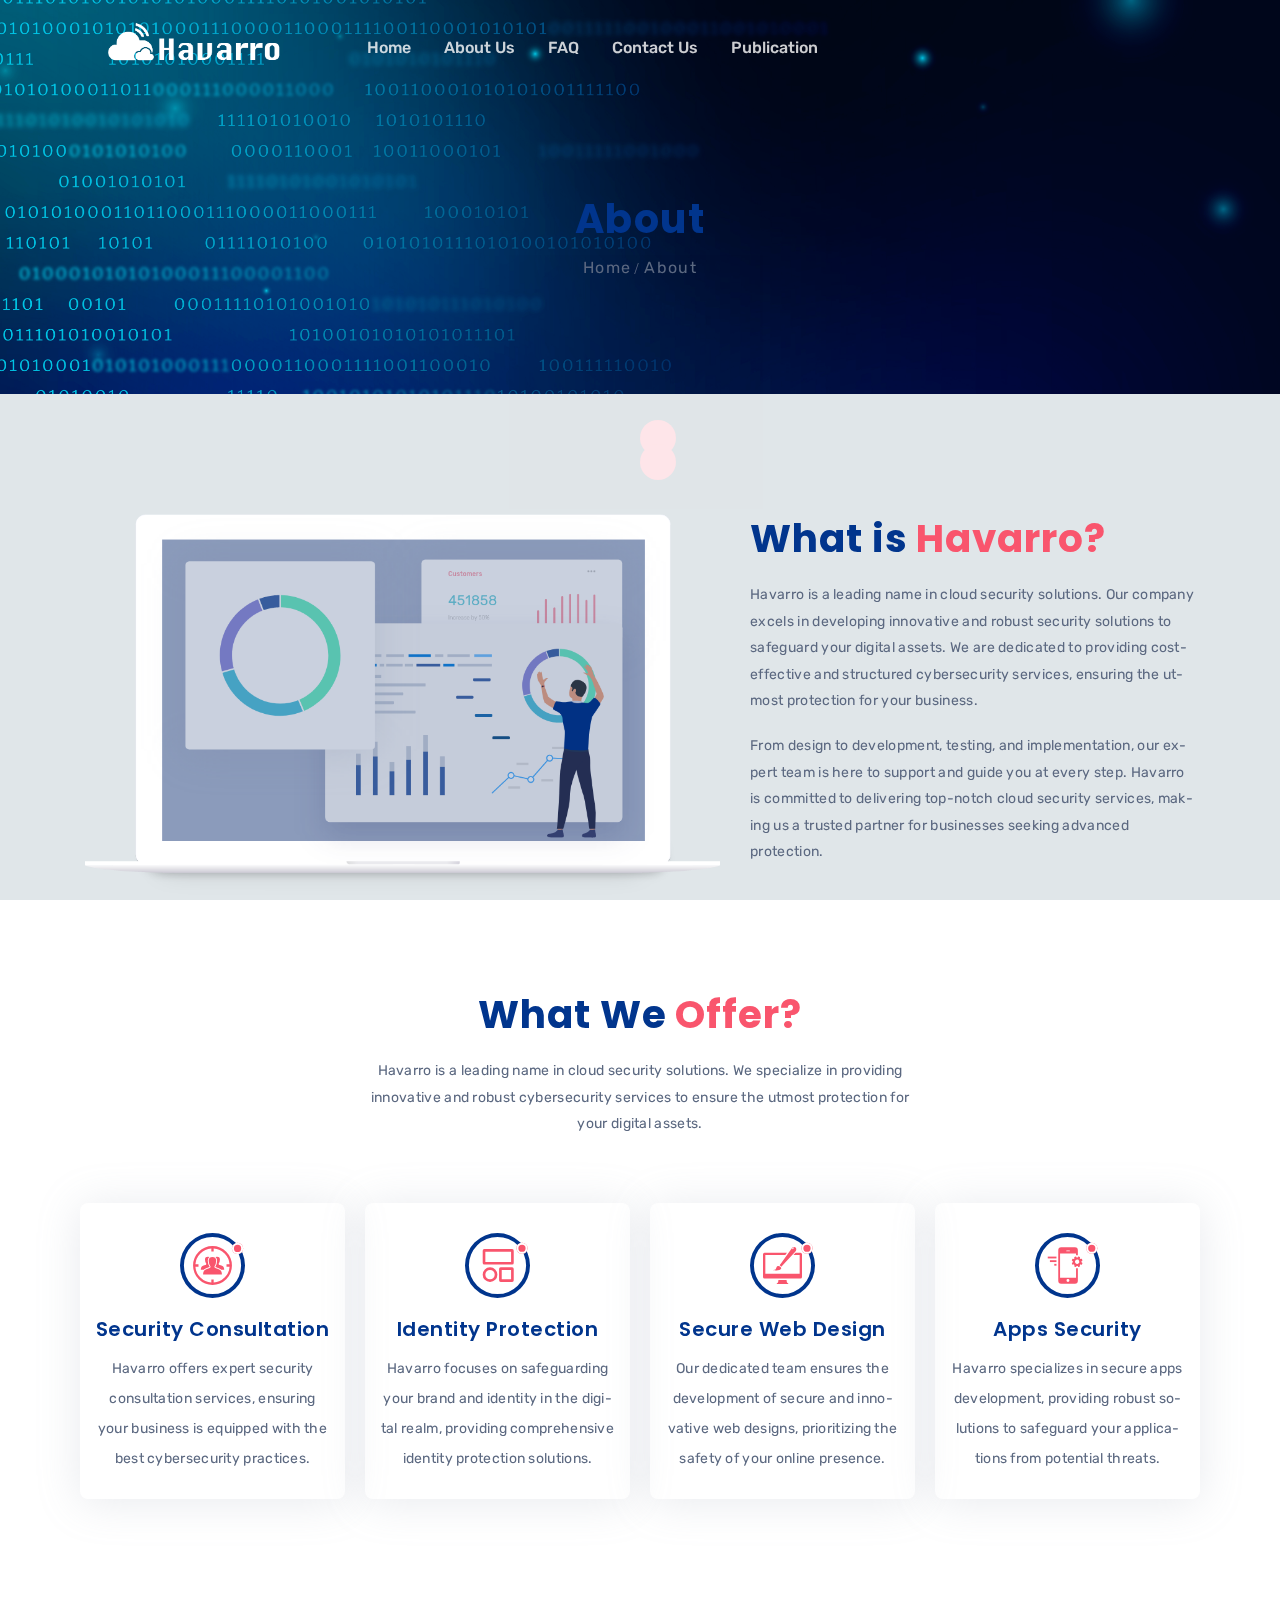
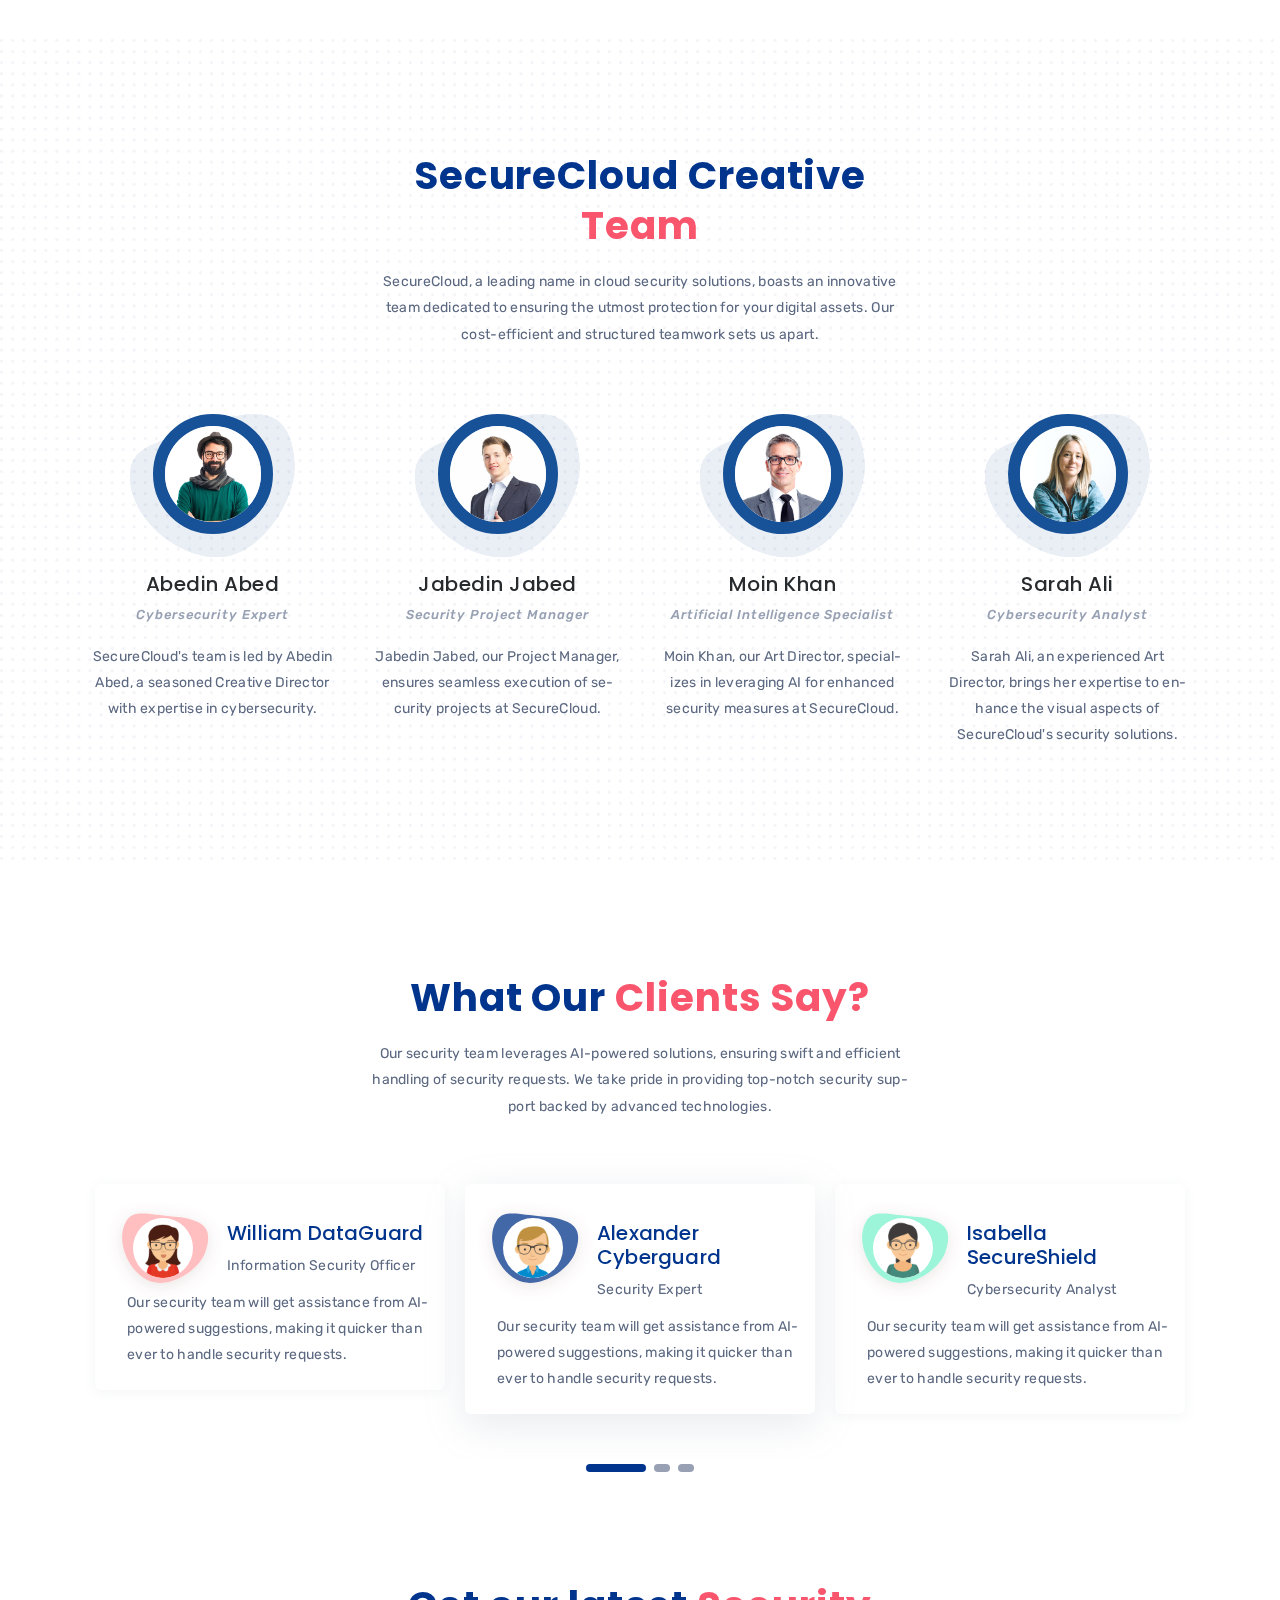
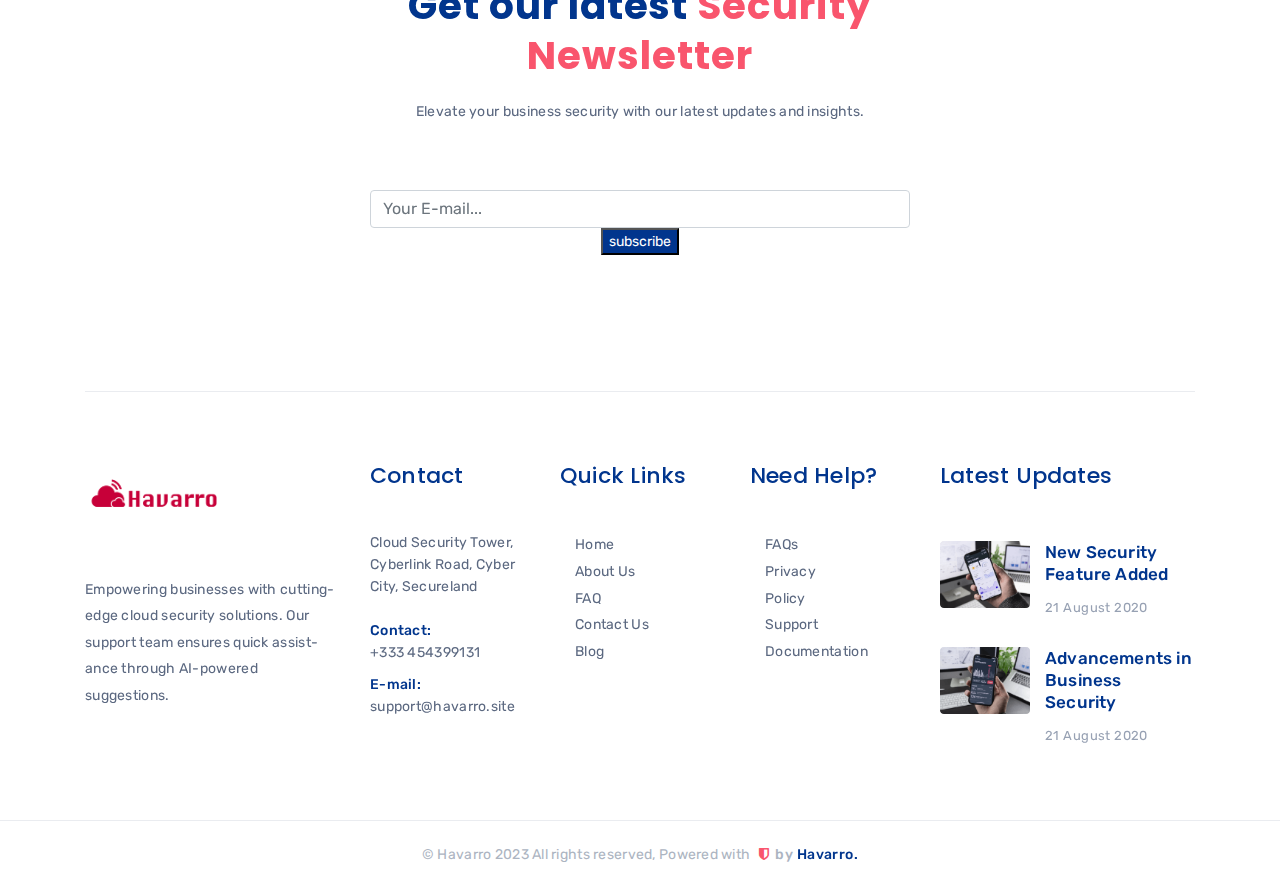
<file: about.html>
<!DOCTYPE html>
<html lang="en">

<head>
    <meta charset="UTF-8">
    <meta name="viewport" content="width=device-width, initial-scale=1.0">
    <meta http-equiv="X-UA-Compatible" content="IE=edge" />
    <meta http-equiv="X-UA-Compatible" content="ie=edge">
    <title>Havarro || Cloud Security</title>
    <!-- favicon -->
    <link rel=icon href="assets/favicon.png" sizes="20x20" type="image/png">
    <!-- animate -->
    <link rel="stylesheet" href="assets/css/animate.css">
    <!-- bootstrap -->
    <link rel="stylesheet" href="assets/css/bootstrap.min.css">
    <!-- magnific popup -->
    <link rel="stylesheet" href="assets/css/magnific-popup.css">
    <!-- owl carousel -->
    <link rel="stylesheet" href="assets/css/owl.carousel.min.css">
    <!-- fontawesome -->
    <link rel="stylesheet" href="assets/css/font-awesome.min.css">
    <link rel="stylesheet" href="assets/css/line-awesome.min.css">
    <link rel="stylesheet" href="assets/css/themify-icons.css">
    <link rel="stylesheet" href="assets/css/nice-select.css">
    <!-- flaticon -->
    <link rel="stylesheet" href="assets/css/flaticon.css">
    <!-- slick slider -->
    <link rel="stylesheet" href="assets/css/slick.css">
    <!-- animated slider -->
    <link rel="stylesheet" href="assets/css/animated-slider.css">
    <!-- Main Stylesheet -->
    <link rel="stylesheet" href="assets/css/style.css">
    <!-- responsive Stylesheet -->
    <link rel="stylesheet" href="assets/css/responsive.css">


</head>

<body>

    <!-- preloader area start -->
    <div class="preloader" id="preloader">
        <div class="preloader-inner">
            <div class="spinner">
                <div class="dot1"></div>
                <div class="dot2"></div>
            </div>
        </div>
    </div>
    <!-- preloader area end -->

    <!-- navbar area start -->
    <nav class="navbar navbar-area navbar-area-2 navbar-expand-lg">
        <div class="container nav-container">
            <div class="responsive-mobile-menu">
                <div class="logo-wrapper mobile-logo">
                    <a href="index.html" class="logo">
                        <img class="main-logo" src="assets/logo 3.png" alt="logo">
                        <img class="sticky-logo" src="assets/logo.png" alt="logo">
                    </a>
                </div>
                <button class="navbar-toggler" type="button" data-toggle="collapse" data-target="#riyaqas_main_menu"
                    aria-expanded="false" aria-label="Toggle navigation">
                    <span class="navbar-toggle-icon">
                        <span class="line"></span>
                        <span class="line"></span>
                        <span class="line"></span>
                    </span>
                </button>
            </div>
            <div class="collapse navbar-collapse" id="riyaqas_main_menu">
                <div class="logo-wrapper desktop-logo">
                    <a href="index.html" class="logo">
                        <img class="main-logo" src="assets/logo 3.png" alt="logo" width="250px">
                        <img class="sticky-logo" src="assets/logo.png" alt="logo" width="250px">
                    </a>
                </div>
                <ul class="navbar-nav">
                    <li class="">
                        <a href="index.html">Home</a>
                    </li>
                    <li class="">
                        <a href="about.html">About Us</a>
                    </li>
                    <li class="">
                        <a href="faq.html">FAQ</a>
                    </li>
                    <li class="">
                        <a href="contact.html">Contact Us</a>
                    </li>
                    <li class="">
                        <a href="blog.html">Publication</a>
                    </li>
                </ul>
            </div>
        </div>
    </nav>
    <!-- navbar area end -->

    <!-- breadcrumb area start -->
    <div class="breadcrumb-area" style="background-image:url(assets/banner.jpg);">
        <div class="container">
            <div class="row">
                <div class="col-lg-12">
                    <div class="breadcrumb-inner">
                        <h1 class="page-title">About</h1>
                        <ul class="page-list">
                            <li><a href="index.html">Home</a></li>
                            <li>About</li>
                        </ul>
                    </div>
                </div>
            </div>
        </div>
    </div>
    <!-- breadcrumb area End -->

    <!-- about area start -->
    <div class="about-provide-area pd-top-120 bg-none">
        <div class="container">
            <div class="row">
                <div class="col-xl-7 col-lg-6">
                    <div class="img-with-video">
                        <div class="img-wrap">
                            <img src="assets/img/we-provide/1.png" alt="video">
                        </div>
                    </div>
                </div>
                <div class="col-xl-5 col-lg-6 desktop-center-item">
                    <div>
                        <div class="section-title style-two">
                            <h2 class="title">What is <span>Havarro?</span></h2>
                            <p>Havarro is a leading name in cloud security solutions. Our company excels in developing
                                innovative and robust security solutions to safeguard your digital assets. We are
                                dedicated to providing cost-effective and structured cybersecurity services, ensuring
                                the utmost protection for your business.</p>
                            <p>From design to development, testing, and implementation, our expert team is here to
                                support
                                and guide you at every step. Havarro is committed to delivering top-notch cloud security
                                services, making us a trusted partner for businesses seeking advanced protection.</p>
                        </div>
                    </div>
                </div>
            </div>
        </div>
    </div>

    <!-- about area End -->

    <!-- sbst service area start -->
    <div class="sbst-service-area pd-top-80">
        <div class="container">
            <div class="row justify-content-center">
                <div class="col-xl-6 col-lg-10">
                    <div class="section-title text-center">
                        <h2 class="title">What We <span>Offer?</span></h2>
                        <p>Havarro is a leading name in cloud security solutions. We specialize in providing
                            innovative and robust cybersecurity services to ensure the utmost protection for your
                            digital
                            assets.</p>
                    </div>
                </div>
            </div>
            <div class="row custom-gutters-20 justify-content-center">
                <div class="col-lg-3 col-sm-6">
                    <div class="single-service-2 text-center">
                        <div class="thumb">
                            <img src="assets/img/startup/service/1.svg" alt="service">
                        </div>
                        <h6>Security Consultation</h6>
                        <p>Havarro offers expert security consultation services, ensuring your business is equipped
                            with the best cybersecurity practices.</p>
                    </div>
                </div>
                <div class="col-lg-3 col-sm-6">
                    <div class="single-service-2 text-center">
                        <div class="thumb">
                            <img src="assets/img/startup/service/2.svg" alt="service">
                        </div>
                        <h6>Identity Protection</h6>
                        <p>Havarro focuses on safeguarding your brand and identity in the digital realm, providing
                            comprehensive identity protection solutions.</p>
                    </div>
                </div>
                <div class="col-lg-3 col-sm-6">
                    <div class="single-service-2 text-center">
                        <div class="thumb">
                            <img src="assets/img/startup/service/3.svg" alt="service">
                        </div>
                        <h6>Secure Web Design</h6>
                        <p>Our dedicated team ensures the development of secure and innovative web designs, prioritizing
                            the safety of your online presence.</p>
                    </div>
                </div>
                <div class="col-lg-3 col-sm-6">
                    <div class="single-service-2 text-center">
                        <div class="thumb">
                            <img src="assets/img/startup/service/4.svg" alt="service">
                        </div>
                        <h6>Apps Security</h6>
                        <p>Havarro specializes in secure apps development, providing robust solutions to safeguard
                            your applications from potential threats.</p>
                    </div>
                </div>
            </div>
        </div>
    </div>

    <!-- sbst service area end -->

    <!-- team area Start -->
    <div class="team-area-wrpper about-team-area-wrpper pd-top-112 mg-top-120">
        <div class="container">
            <div class="row justify-content-center">
                <div class="col-xl-6 col-lg-10">
                    <div class="section-title text-center">
                        <h2 class="title">SecureCloud Creative <span>Team</span></h2>
                        <p>SecureCloud, a leading name in cloud security solutions, boasts an innovative team dedicated
                            to
                            ensuring the utmost protection for your digital assets. Our cost-efficient and structured
                            teamwork sets us apart.</p>
                    </div>
                </div>
            </div>
        </div>
        <div class="team-area text-center">
            <div class="container">
                <div class="row custom-gutters-20">
                    <div class="col-lg-3 col-sm-6">
                        <div class="single-team">
                            <div class="thumb">
                                <img src="assets/img/startup/team/1.jpg" alt="team">
                            </div>
                            <h6><a>Abedin Abed</a></h6>
                            <span>Cybersecurity Expert</span>
                            <p>SecureCloud's team is led by Abedin Abed, a seasoned Creative Director with expertise in
                                cybersecurity.</p>
                        </div>
                    </div>
                    <div class="col-lg-3 col-sm-6">
                        <div class="single-team">
                            <div class="thumb">
                                <img src="assets/img/startup/team/2.jpg" alt="team">
                            </div>
                            <h6><a>Jabedin Jabed</a></h6>
                            <span>Security Project Manager</span>
                            <p>Jabedin Jabed, our Project Manager, ensures seamless execution of security projects at
                                SecureCloud.</p>
                        </div>
                    </div>
                    <div class="col-lg-3 col-sm-6">
                        <div class="single-team">
                            <div class="thumb">
                                <img src="assets/img/startup/team/6.png" alt="team">
                            </div>
                            <h6><a>Moin Khan</a></h6>
                            <span>Artificial Intelligence Specialist</span>
                            <p>Moin Khan, our Art Director, specializes in leveraging AI for enhanced security measures
                                at
                                SecureCloud.</p>
                        </div>
                    </div>
                    <div class="col-lg-3 col-sm-6">
                        <div class="single-team">
                            <div class="thumb">
                                <img src="assets/img/startup/team/5.png" alt="team">
                            </div>
                            <h6><a>Sarah Ali</a></h6>
                            <span>Cybersecurity Analyst</span>
                            <p>Sarah Ali, an experienced Art Director, brings her expertise to enhance the visual
                                aspects of
                                SecureCloud's security solutions.</p>
                        </div>
                    </div>
                </div>
            </div>
        </div>
    </div>

    <!-- team area End -->

    <!-- client area start -->
    <div class="client-area pd-top-110">
        <div class="container">
            <div class="row justify-content-center">
                <div class="col-xl-6 col-lg-9">
                    <div class="section-title style-two text-center">
                        <h2 class="title">What Our <span>Clients Say?</span></h2>
                        <p>Our security team leverages AI-powered solutions, ensuring swift and efficient handling of
                            security
                            requests. We take pride in providing top-notch security support backed by advanced
                            technologies.</p>
                    </div>
                </div>
            </div>
            <div class="client-slider">
                <div class="client-slider-item">
                    <div class="media">
                        <div class="media-left media-left-one">
                            <img src="assets/img/client/4.png" alt="client">
                        </div>
                        <div class="media-body">
                            <h6>Alexander Cyberguard</h6>
                            <p>Security Expert</p>
                        </div>
                    </div>
                    <p class="client-content">Our security team will get assistance from AI-powered suggestions, making
                        it
                        quicker than ever to handle security requests.</p>
                </div>
                <div class="client-slider-item">
                    <div class="media">
                        <div class="media-left media-left-two">
                            <img src="assets/img/client/5.png" alt="client">
                        </div>
                        <div class="media-body">
                            <h6>Isabella SecureShield</h6>
                            <p>Cybersecurity Analyst</p>
                        </div>
                    </div>
                    <p class="client-content">Our security team will get assistance from AI-powered suggestions, making
                        it
                        quicker than ever to handle security requests.</p>
                </div>
                <div class="client-slider-item">
                    <div class="media">
                        <div class="media-left media-left-three">
                            <img src="assets/img/client/6.png" alt="client">
                        </div>
                        <div class="media-body">
                            <h6>William DataGuard</h6>
                            <p>Information Security Officer</p>
                        </div>
                    </div>
                    <p class="client-content">Our security team will get assistance from AI-powered suggestions, making
                        it
                        quicker than ever to handle security requests.</p>
                </div>
            </div>
        </div>
    </div>

    <!-- client area End -->

    <!-- footer area start -->
    <footer class="footer-area footer-area-2 pd-top-105">
        <div class="container">
            <div class="row justify-content-center">
                <div class="col-xl-6 col-lg-11 text-center">
                    <div class="section-title text-center">
                        <h2 class="title">Get our latest <span>Security Newsletter</span></h2>
                        <p>Elevate your business security with our latest updates and insights.</p>
                    </div>
                    <div class="newsletter-subscribe">
                        <form id="news-subscribe-form" class="subscribe-form">
                            <div class="form-group">
                                <input type="text" class="form-control" placeholder="Your E-mail..." name="mail"
                                    required="">
                                <button type="submit" class="btn-blue subscribe-submit">subscribe</button>
                            </div>
                        </form>
                    </div>
                </div>
            </div>
            <div class="footer-widget-area mg-top-120">
                <div class="row">
                    <div class="col-lg-3 col-md-6">
                        <div class="footer-widget widget">
                            <div class="about_us_widget">
                                <a href="index.html" class="footer-logo">
                                    <img src="assets/logo.png" alt="footer logo">
                                </a>
                                <p>Empowering businesses with cutting-edge cloud security solutions. Our support team
                                    ensures quick assistance through AI-powered suggestions.</p>
                            </div>
                        </div>
                    </div>
                    <div class="col-lg-2 col-md-6">
                        <div class="footer-widget widget ">
                            <h4 class="widget-title">Contact</h4>
                            <div class="contact_info_list">
                                <p class="contact-content">Cloud Security Tower, Cyberlink Road, Cyber City, Secureland
                                </p>
                                <p><span>Contact:</span> +333 454399131</p>
                                <p><span>E-mail:</span> support@havarro.site</p>
                            </div>
                        </div>
                    </div>
                    <div class="col-lg-2 col-md-6">
                        <div class="footer-widget widget widget_nav_menu">
                            <h4 class="widget-title">Quick Links</h4>
                            <ul>
                                <li><a href="index.html">Home</a></li>
                                <li><a href="about.html">About Us</a></li>
                                <li><a href="faq.html">FAQ</a></li>
                                <li><a href="contact.html">Contact Us</a></li>
                                <li><a href="blog.html">Blog</a></li>
                            </ul>
                        </div>
                    </div>
                    <div class="col-lg-2 col-md-6">
                        <div class="footer-widget widget widget_nav_menu">
                            <h4 class="widget-title">Need Help?</h4>
                            <ul>
                                <li><a href="#">FAQs</a></li>
                                <li><a href="#">Privacy</a></li>
                                <li><a href="#">Policy</a></li>
                                <li><a href="#">Support</a></li>
                                <li><a href="#">Documentation</a></li>
                            </ul>
                        </div>
                    </div>
                    <div class="col-lg-3">
                        <div class="footer-widget widget">
                            <h4 class="widget-title">Latest Updates</h4>
                            <div class="about_recent_post">
                                <div class="media">
                                    <img src="assets/img/blog/widget1.png" alt="post">
                                    <div class="media-body">
                                        <h6><a href="blog.html">New Security Feature Added</a></h6>
                                        <span>21 August 2020</span>
                                    </div>
                                </div>
                                <div class="media">
                                    <img src="assets/img/blog/widget2.png" alt="post">
                                    <div class="media-body">
                                        <h6><a href="blog.html">Advancements in Business Security</a></h6>
                                        <span>21 August 2020</span>
                                    </div>
                                </div>
                            </div>
                        </div>
                    </div>
                </div>
            </div>
        </div>
        <div class="copyright-inner">
            <div class="copyright-text">
                &copy; Havarro 2023 All rights reserved, Powered with <a href="../../index.html" target="_blank"><i
                        class="fa fa-shield"></i> by <span>Havarro.</span></a>
            </div>
        </div>
    </footer>
    <!-- footer area end -->

    <!-- back to top area start -->
    <div class="back-to-top">
        <span class="back-top"><i class="fa fa-angle-up"></i></span>
    </div>
    <!-- back to top area end -->

    <!-- jquery -->
    <script src="assets/js/jquery-2.2.4.min.js"></script>
    <!-- popper -->
    <script src="assets/js/popper.min.js"></script>
    <!-- bootstrap -->
    <script src="assets/js/bootstrap.min.js"></script>
    <!-- magnific popup -->
    <script src="assets/js/jquery.magnific-popup.js"></script>
    <!-- wow -->
    <script src="assets/js/wow.min.js"></script>
    <!-- owl carousel -->
    <script src="assets/js/owl.carousel.min.js"></script>
    <!-- cssslider slider -->
    <script src="assets/js/jquery.cssslider.min.js"></script>
    <!-- waypoint -->
    <script src="assets/js/waypoints.min.js"></script>
    <!-- counterup -->
    <script src="assets/js/jquery.counterup.min.js"></script>
    <!-- imageloaded -->
    <script src="assets/js/imagesloaded.pkgd.min.js"></script>
    <!-- isotope -->
    <script src="assets/js/isotope.pkgd.min.js"></script>
    <!-- world map -->
    <script src="assets/js/worldmap-libs.js"></script>
    <script src="assets/js/worldmap-topojson.js"></script>
    <script src="assets/js/mediaelement.min.js"></script>
    <!-- main js -->
    <script src="assets/js/main.js"></script>

</body>

</html>
</file>
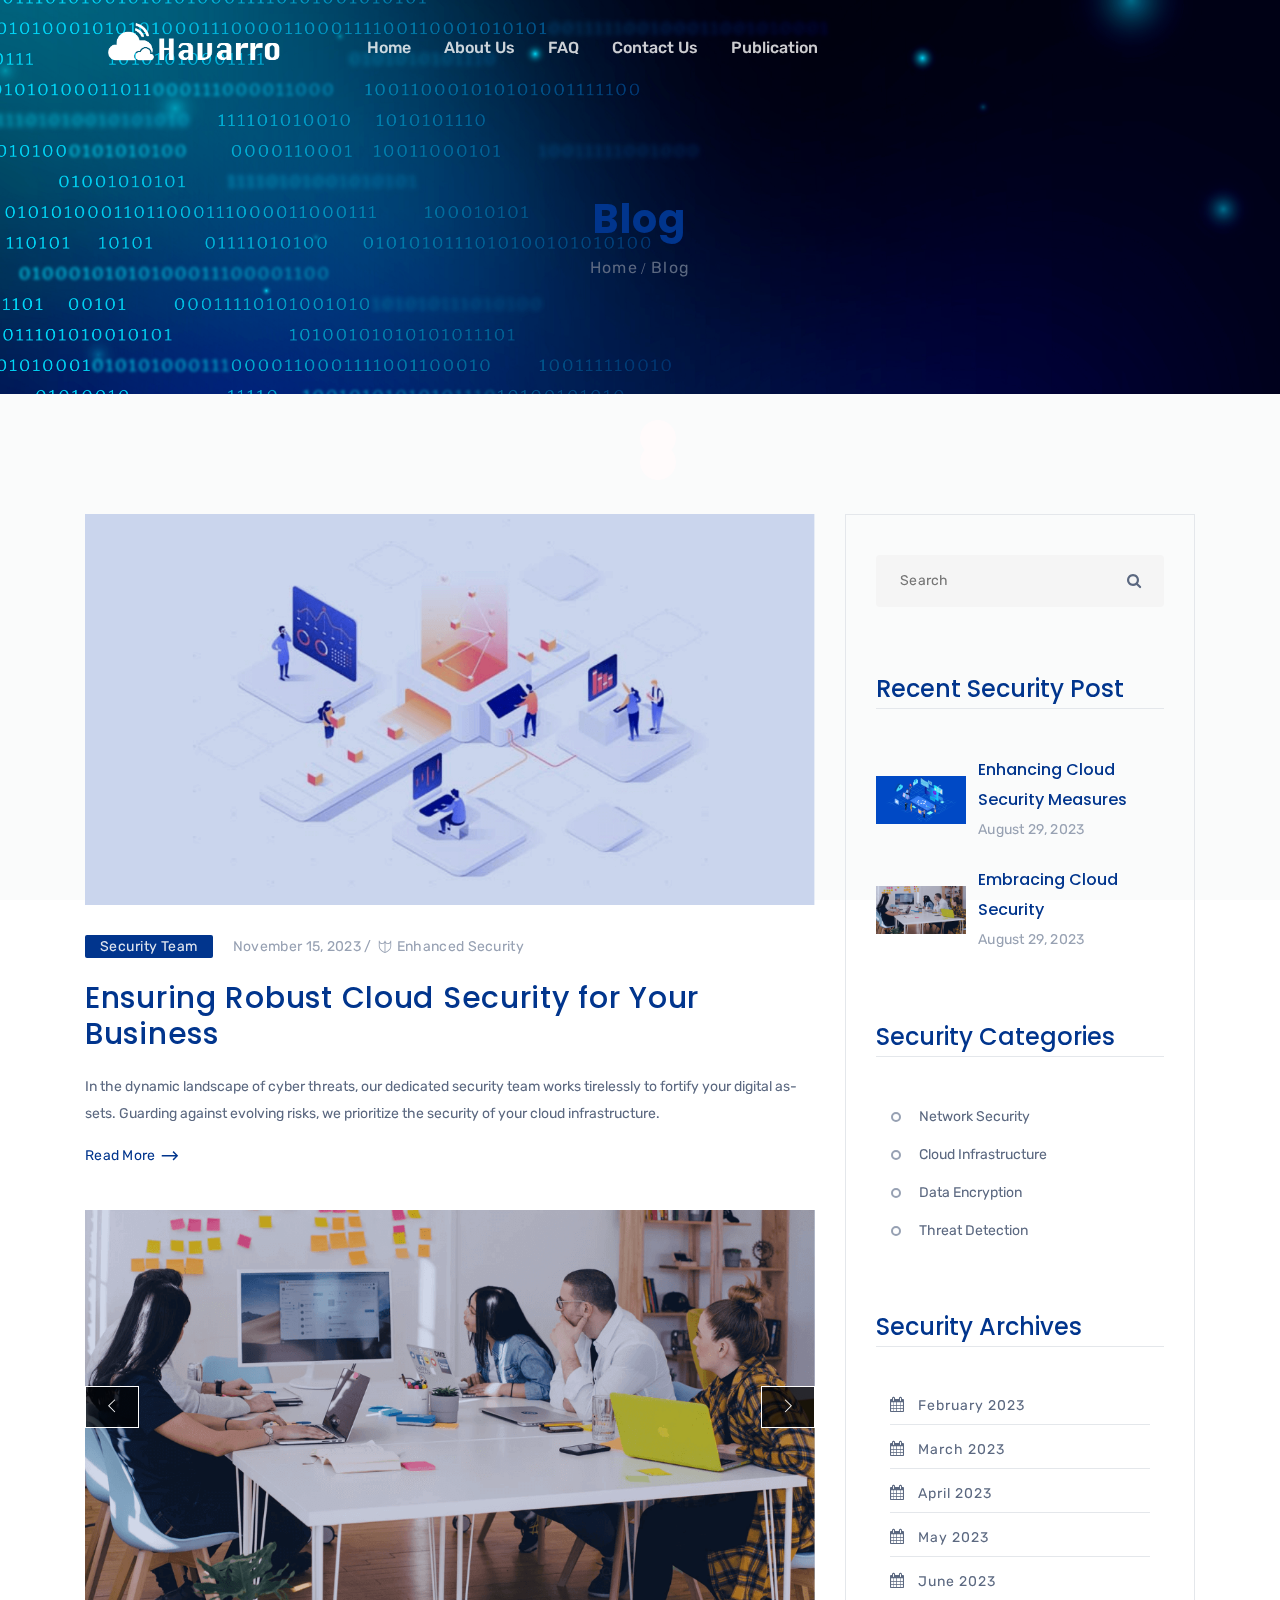
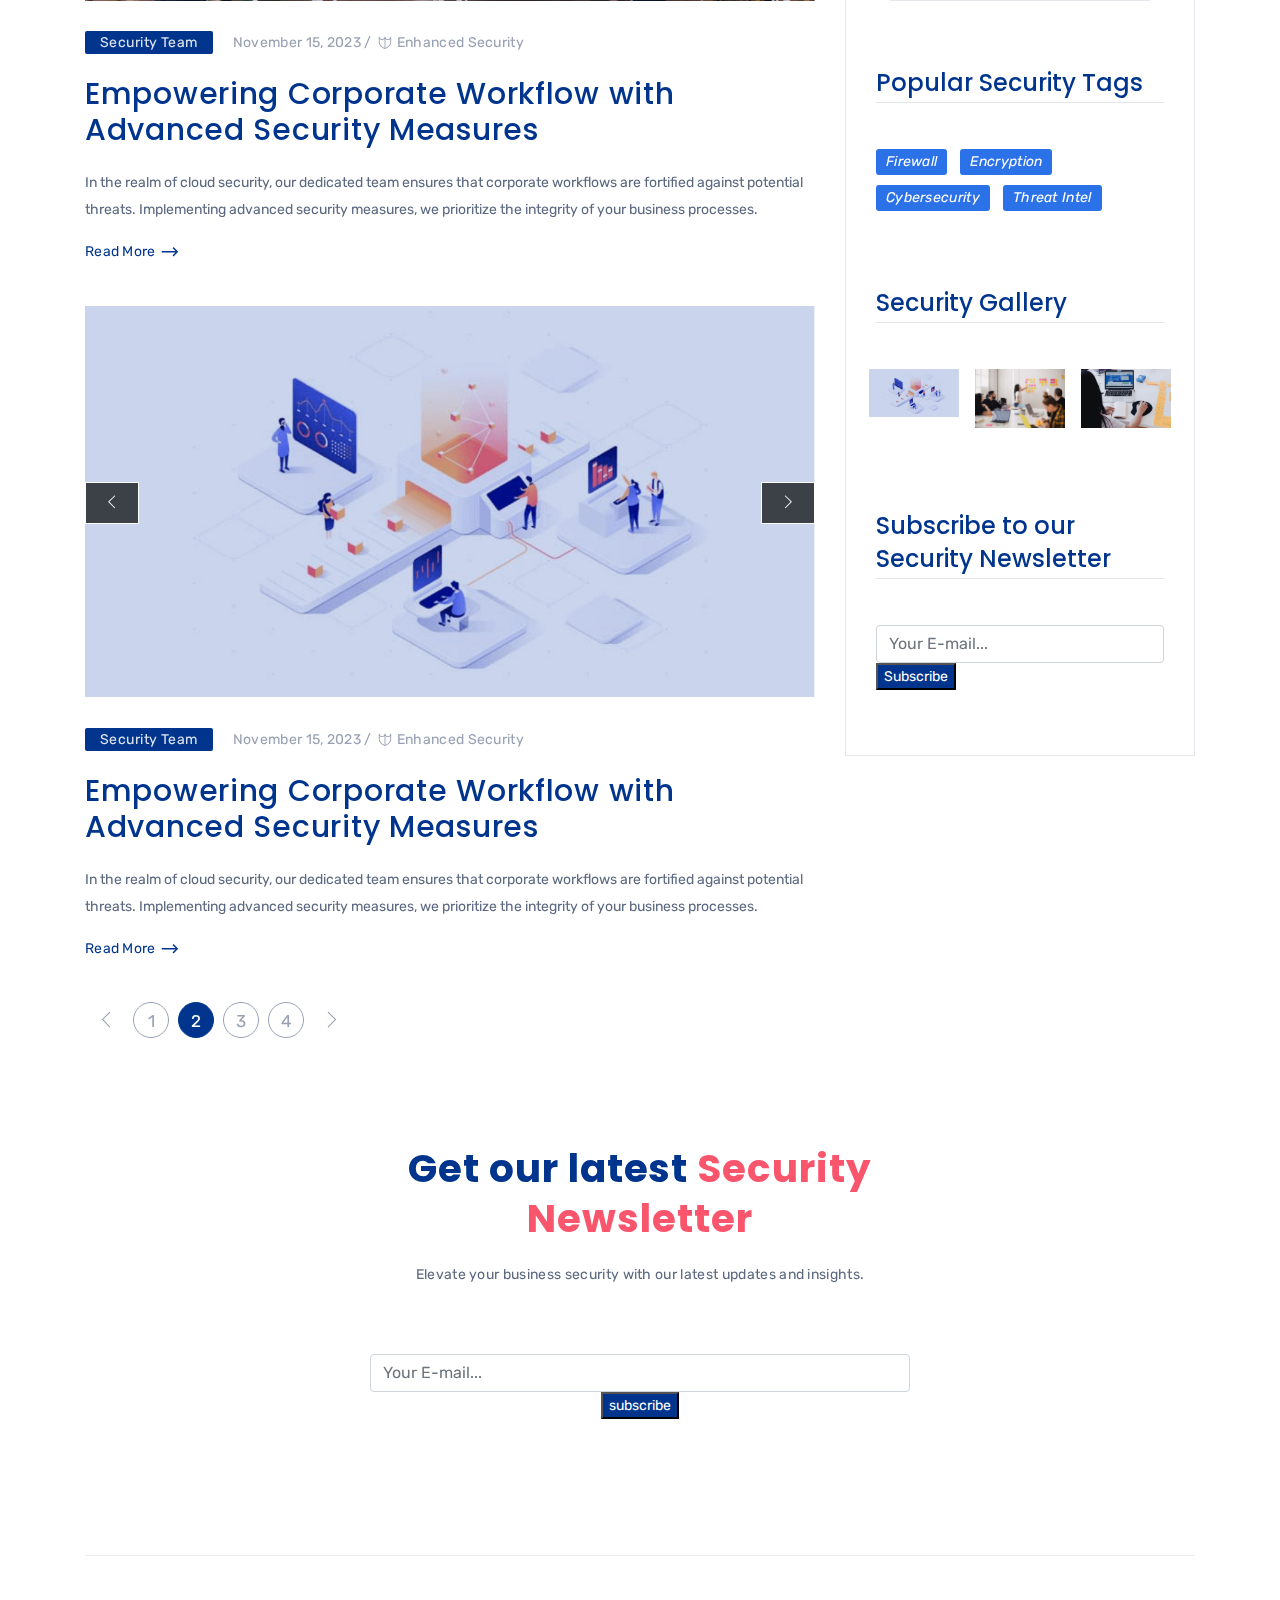
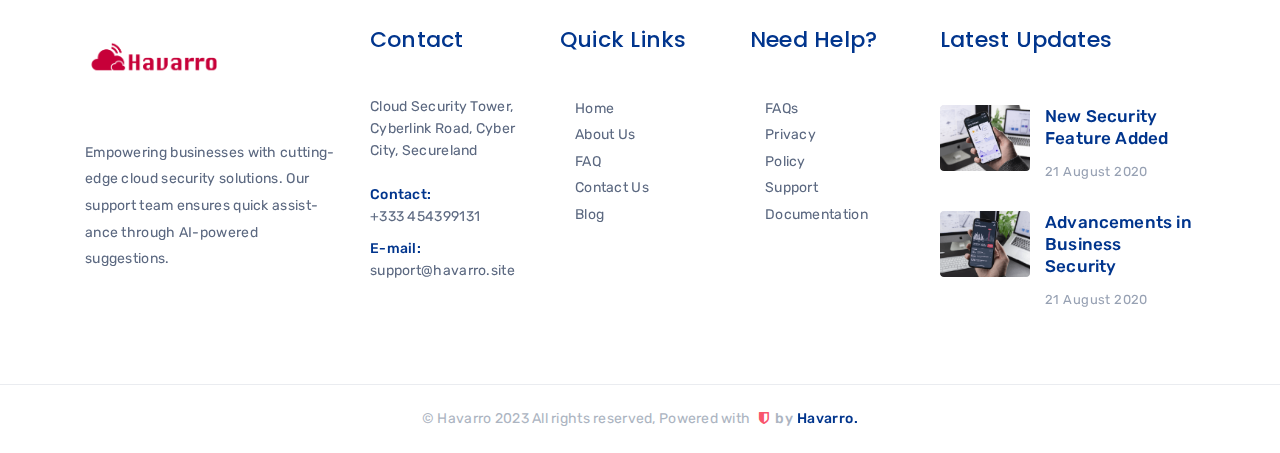
<file: blog.html>
<!DOCTYPE html>
<html lang="en">

<head>
    <meta charset="UTF-8">
    <meta name="viewport" content="width=device-width, initial-scale=1.0">
    <meta http-equiv="X-UA-Compatible" content="IE=edge" />
    <meta http-equiv="X-UA-Compatible" content="ie=edge">
    <title>Havarro || Cloud Security</title>
    <!-- favicon -->
    <link rel=icon href="assets/favicon.png" sizes="20x20" type="image/png">
    <!-- animate -->
    <link rel="stylesheet" href="assets/css/animate.css">
    <!-- bootstrap -->
    <link rel="stylesheet" href="assets/css/bootstrap.min.css">
    <!-- magnific popup -->
    <link rel="stylesheet" href="assets/css/magnific-popup.css">
    <!-- owl carousel -->
    <link rel="stylesheet" href="assets/css/owl.carousel.min.css">
    <!-- fontawesome -->
    <link rel="stylesheet" href="assets/css/font-awesome.min.css">
    <link rel="stylesheet" href="assets/css/line-awesome.min.css">
    <link rel="stylesheet" href="assets/css/themify-icons.css">
    <link rel="stylesheet" href="assets/css/nice-select.css">
    <!-- flaticon -->
    <link rel="stylesheet" href="assets/css/flaticon.css">
    <!-- slick slider -->
    <link rel="stylesheet" href="assets/css/slick.css">
    <!-- animated slider -->
    <link rel="stylesheet" href="assets/css/animated-slider.css">
    <!-- Main Stylesheet -->
    <link rel="stylesheet" href="assets/css/style.css">
    <!-- responsive Stylesheet -->
    <link rel="stylesheet" href="assets/css/responsive.css">


</head>

<body>

    <!-- preloader area start -->
    <div class="preloader" id="preloader">
        <div class="preloader-inner">
            <div class="spinner">
                <div class="dot1"></div>
                <div class="dot2"></div>
            </div>
        </div>
    </div>
    <!-- preloader area end -->

    <!-- navbar area start -->
    <nav class="navbar navbar-area navbar-area-2 navbar-expand-lg">
        <div class="container nav-container">
            <div class="responsive-mobile-menu">
                <div class="logo-wrapper mobile-logo">
                    <a href="index.html" class="logo">
                        <img class="main-logo" src="assets/logo 3.png" alt="logo">
                        <img class="sticky-logo" src="assets/logo.png" alt="logo">
                    </a>
                </div>
                <button class="navbar-toggler" type="button" data-toggle="collapse" data-target="#riyaqas_main_menu"
                    aria-expanded="false" aria-label="Toggle navigation">
                    <span class="navbar-toggle-icon">
                        <span class="line"></span>
                        <span class="line"></span>
                        <span class="line"></span>
                    </span>
                </button>
            </div>
            <div class="collapse navbar-collapse" id="riyaqas_main_menu">
                <div class="logo-wrapper desktop-logo">
                    <a href="index.html" class="logo">
                        <img class="main-logo" src="assets/logo 3.png" alt="logo" width="250px">
                        <img class="sticky-logo" src="assets/logo.png" alt="logo" width="250px">
                    </a>
                </div>
                <ul class="navbar-nav">
                    <li class="">
                        <a href="index.html">Home</a>
                    </li>
                    <li class="">
                        <a href="about.html">About Us</a>
                    </li>
                    <li class="">
                        <a href="faq.html">FAQ</a>
                    </li>
                    <li class="">
                        <a href="contact.html">Contact Us</a>
                    </li>
                    <li class="">
                        <a href="blog.html">Publication</a>
                    </li>
                </ul>
            </div>
        </div>
    </nav>
    <!-- navbar area end -->

    <!-- breadcrumb area start -->
    <div class="breadcrumb-area" style="background-image:url(assets/banner.jpg);">
        <div class="container">
            <div class="row">
                <div class="col-lg-12">
                    <div class="breadcrumb-inner">
                        <h1 class="page-title">Blog</h1>
                        <ul class="page-list">
                            <li><a href="index.html">Home</a></li>
                            <li>Blog</li>
                        </ul>
                    </div>
                </div>
            </div>
        </div>
    </div>
    <!-- breadcrumb area End -->

    <div class="blog-page-area pd-top-120">
        <div class="container">
            <div class="row custom-gutters-60">
                <div class="col-lg-8">
                    <div class="single-blog-content">
                        <div class="thumb">
                            <img src="assets/img/blog/3.png" alt="blog">
                        </div>
                        <div class="single-blog-details">
                            <ul class="post-meta">
                                <li class="admin">Security Team</li>
                                <li>November 15, 2023 /</li>
                                <li><i class="ti-shield"></i> Enhanced Security</li>
                            </ul>
                            <h5><a href="blog-details.html">Ensuring Robust Cloud Security for Your Business</a></h5>
                            <p>In the dynamic landscape of cyber threats, our dedicated security team works tirelessly
                                to fortify
                                your digital assets. Guarding against evolving risks, we prioritize the security of your
                                cloud
                                infrastructure.</p>
                            <a href="blog-details.html">Read More <span><i
                                        class="la la-long-arrow-right"></i></span></a>
                        </div>
                    </div>

                    <div class="single-blog-content">
                        <div class="thumb">
                            <div class="blog-gallery-slider">
                                <div class="item">
                                    <img src="assets/img/blog/2.png" alt="blog">
                                </div>
                                <div class="item">
                                    <img src="assets/img/blog/1.png" alt="blog">
                                </div>
                            </div>
                        </div>
                        <div class="single-blog-details">
                            <ul class="post-meta">
                                <li class="admin">Security Team</li>
                                <li>November 15, 2023 /</li>
                                <li><i class="ti-shield"></i> Enhanced Security</li>
                            </ul>
                            <h5><a href="blog-details-2.html">Empowering Corporate Workflow with Advanced Security
                                    Measures</a></h5>
                            <p>In the realm of cloud security, our dedicated team ensures that corporate workflows are
                                fortified
                                against potential threats. Implementing advanced security measures, we prioritize the
                                integrity of
                                your business processes.</p>
                            <a href="blog-details-2.html">Read More <span><i
                                        class="la la-long-arrow-right"></i></span></a>
                        </div>
                    </div>

                    <div class="single-blog-content">
                        <div class="thumb">
                            <div class="blog-gallery-slider">
                                <div class="item">
                                    <img src="assets/img/blog/3.png" alt="blog">
                                </div>
                                <div class="item">
                                    <img src="assets/img/blog/2.png" alt="blog">
                                </div>
                            </div>
                        </div>
                        <div class="single-blog-details">
                            <ul class="post-meta">
                                <li class="admin">Security Team</li>
                                <li>November 15, 2023 /</li>
                                <li><i class="ti-shield"></i> Enhanced Security</li>
                            </ul>
                            <h5><a href="blog-details-3.html">Empowering Corporate Workflow with Advanced Security
                                    Measures</a></h5>
                            <p>In the realm of cloud security, our dedicated team ensures that corporate workflows are
                                fortified
                                against potential threats. Implementing advanced security measures, we prioritize the
                                integrity of
                                your business processes.</p>
                            <a href="blog-details-3.html">Read More <span><i
                                        class="la la-long-arrow-right"></i></span></a>
                        </div>
                    </div>

                    <div class="riyaqas-pagination margin-top-60">
                        <ul>
                            <li><a class="prev page-numbers" href="#"><i class="ti-angle-left"></i></a></li>
                            <li><span class="page-numbers">1</span></li>
                            <li><span class="page-numbers current">2</span></li>
                            <li><a class="page-numbers" href="#">3</a></li>
                            <li><a class="page-numbers" href="#">4</a></li>
                            <li><a class="next page-numbers" href="#"><i class="ti-angle-right"></i></a></li>
                        </ul>
                    </div>
                </div>
                <div class="col-lg-4">
                    <aside class="sidebar-area">
                        <div class="widget widget_search">
                            <form class="search-form">
                                <div class="form-group">
                                    <input type="text" placeholder="Search">
                                </div>
                                <button class="submit-btn" type="submit"><i class="fa fa-search"></i></button>
                            </form>
                        </div>
                        <div class="widget widget-recent-post">
                            <h2 class="widget-title">Recent Security Post</h2>
                            <ul>
                                <li>
                                    <div class="media">
                                        <img src="assets/img/blog/1.png" alt="widget">
                                        <div class="media-body">
                                            <h6 class="title"><a href="blog.html">Enhancing Cloud Security Measures</a>
                                            </h6>
                                            <span class="post-date">August 29, 2023</span>
                                        </div>
                                    </div>
                                </li>
                                <li>
                                    <div class="media">
                                        <img src="assets/img/blog/2.png" alt="widget">
                                        <div class="media-body">
                                            <h6 class="title"><a href="blog.html">Embracing Cloud Security</a></h6>
                                            <span class="post-date">August 29, 2023</span>
                                        </div>
                                    </div>
                                </li>
                                <!-- Add more recent security posts here -->
                            </ul>
                        </div>
                        <div class="widget widget_categories">
                            <h2 class="widget-title">Security Categories</h2>
                            <ul>
                                <li><a href="#">Network Security</a></li>
                                <li><a href="#">Cloud Infrastructure</a></li>
                                <li><a href="#">Data Encryption</a></li>
                                <li><a href="#">Threat Detection</a></li>
                                <!-- Add more security categories here -->
                            </ul>
                        </div>
                        <div class="widget widget_archive">
                            <h2 class="widget-title">Security Archives</h2>
                            <ul>
                                <li><a href="#">February 2023</a></li>
                                <li><a href="#">March 2023</a></li>
                                <li><a href="#">April 2023</a></li>
                                <li><a href="#">May 2023</a></li>
                                <li><a href="#">June 2023</a></li>
                                <!-- Add more security archives here -->
                            </ul>
                        </div>
                        <div class="widget widget_tag_cloud">
                            <h3 class="widget-title">Popular Security Tags</h3>
                            <div class="tagcloud">
                                <a href="#">Firewall</a>
                                <a href="#">Encryption</a>
                                <a href="#">Cybersecurity</a>
                                <a href="#">Threat Intel</a>
                                <!-- Add more security tags here -->
                            </div>
                        </div>
                        <div class="widget widget-gallery">
                            <h3 class="widget-title">Security Gallery</h3>
                            <div class="row custom-gutters-16">
                                <div class="col-4">
                                    <a href="#" class="thumb">
                                        <img class="w-100" src="assets/img/blog/3.png" alt="security">
                                    </a>
                                </div>
                                <div class="col-4">
                                    <a href="#" class="thumb">
                                        <img class="w-100" src="assets/img/blog/4.png" alt="security">
                                    </a>
                                </div>
                                <div class="col-4">
                                    <a href="#" class="thumb">
                                        <img class="w-100" src="assets/img/blog/5.png" alt="security">
                                    </a>
                                </div>
                                <!-- Add more security images in the gallery here -->
                            </div>
                        </div>
                        <div class="widget widget-newslatter">
                            <h3 class="widget-title">Subscribe to our Security Newsletter</h3>
                            <div class="newsletter-subscribe">
                                <form id="news-subscribeform" class="subscribe-form">
                                    <div class="form-group">
                                        <input type="text" class="form-control" placeholder="Your E-mail..." name="mail"
                                            required="">
                                        <button type="submit" class="btn-blue subscribe-submit">Subscribe</button>
                                    </div>
                                </form>
                            </div>
                        </div>
                    </aside>
                </div>

            </div>
        </div>
    </div>

    <!-- footer area start -->
    <footer class="footer-area footer-area-2 pd-top-105">
        <div class="container">
            <div class="row justify-content-center">
                <div class="col-xl-6 col-lg-11 text-center">
                    <div class="section-title text-center">
                        <h2 class="title">Get our latest <span>Security Newsletter</span></h2>
                        <p>Elevate your business security with our latest updates and insights.</p>
                    </div>
                    <div class="newsletter-subscribe">
                        <form id="news-subscribe-form" class="subscribe-form">
                            <div class="form-group">
                                <input type="text" class="form-control" placeholder="Your E-mail..." name="mail"
                                    required="">
                                <button type="submit" class="btn-blue subscribe-submit">subscribe</button>
                            </div>
                        </form>
                    </div>
                </div>
            </div>
            <div class="footer-widget-area mg-top-120">
                <div class="row">
                    <div class="col-lg-3 col-md-6">
                        <div class="footer-widget widget">
                            <div class="about_us_widget">
                                <a href="index.html" class="footer-logo">
                                    <img src="assets/logo.png" alt="footer logo">
                                </a>
                                <p>Empowering businesses with cutting-edge cloud security solutions. Our support team
                                    ensures quick assistance through AI-powered suggestions.</p>
                            </div>
                        </div>
                    </div>
                    <div class="col-lg-2 col-md-6">
                        <div class="footer-widget widget ">
                            <h4 class="widget-title">Contact</h4>
                            <div class="contact_info_list">
                                <p class="contact-content">Cloud Security Tower, Cyberlink Road, Cyber City, Secureland
                                </p>
                                <p><span>Contact:</span> +333 454399131</p>
                                <p><span>E-mail:</span> support@havarro.site</p>
                            </div>
                        </div>
                    </div>
                    <div class="col-lg-2 col-md-6">
                        <div class="footer-widget widget widget_nav_menu">
                            <h4 class="widget-title">Quick Links</h4>
                            <ul>
                                <li><a href="index.html">Home</a></li>
                                <li><a href="about.html">About Us</a></li>
                                <li><a href="faq.html">FAQ</a></li>
                                <li><a href="contact.html">Contact Us</a></li>
                                <li><a href="blog.html">Blog</a></li>
                            </ul>
                        </div>
                    </div>
                    <div class="col-lg-2 col-md-6">
                        <div class="footer-widget widget widget_nav_menu">
                            <h4 class="widget-title">Need Help?</h4>
                            <ul>
                                <li><a href="#">FAQs</a></li>
                                <li><a href="#">Privacy</a></li>
                                <li><a href="#">Policy</a></li>
                                <li><a href="#">Support</a></li>
                                <li><a href="#">Documentation</a></li>
                            </ul>
                        </div>
                    </div>
                    <div class="col-lg-3">
                        <div class="footer-widget widget">
                            <h4 class="widget-title">Latest Updates</h4>
                            <div class="about_recent_post">
                                <div class="media">
                                    <img src="assets/img/blog/widget1.png" alt="post">
                                    <div class="media-body">
                                        <h6><a href="blog.html">New Security Feature Added</a></h6>
                                        <span>21 August 2020</span>
                                    </div>
                                </div>
                                <div class="media">
                                    <img src="assets/img/blog/widget2.png" alt="post">
                                    <div class="media-body">
                                        <h6><a href="blog.html">Advancements in Business Security</a></h6>
                                        <span>21 August 2020</span>
                                    </div>
                                </div>
                            </div>
                        </div>
                    </div>
                </div>
            </div>
        </div>
        <div class="copyright-inner">
            <div class="copyright-text">
                &copy; Havarro 2023 All rights reserved, Powered with <a href="../../index.html" target="_blank"><i
                        class="fa fa-shield"></i> by <span>Havarro.</span></a>
            </div>
        </div>
    </footer>
    <!-- footer area end -->

    <!-- back to top area start -->
    <div class="back-to-top">
        <span class="back-top"><i class="fa fa-angle-up"></i></span>
    </div>
    <!-- back to top area end -->

    <!-- jquery -->
    <script src="assets/js/jquery-2.2.4.min.js"></script>
    <!-- popper -->
    <script src="assets/js/popper.min.js"></script>
    <!-- bootstrap -->
    <script src="assets/js/bootstrap.min.js"></script>
    <!-- magnific popup -->
    <script src="assets/js/jquery.magnific-popup.js"></script>
    <!-- wow -->
    <script src="assets/js/wow.min.js"></script>
    <!-- owl carousel -->
    <script src="assets/js/owl.carousel.min.js"></script>
    <!-- cssslider slider -->
    <script src="assets/js/jquery.cssslider.min.js"></script>
    <!-- waypoint -->
    <script src="assets/js/waypoints.min.js"></script>
    <!-- counterup -->
    <script src="assets/js/jquery.counterup.min.js"></script>
    <!-- imageloaded -->
    <script src="assets/js/imagesloaded.pkgd.min.js"></script>
    <!-- isotope -->
    <script src="assets/js/isotope.pkgd.min.js"></script>
    <!-- nice-select -->
    <script src="assets/js/jquery.nice-select.min.js"></script>
    <!-- world map -->
    <script src="assets/js/worldmap-libs.js"></script>
    <script src="assets/js/worldmap-topojson.js"></script>
    <!-- main js -->
    <script src="assets/js/mediaelement.min.js"></script>
    <script src="assets/js/main.js"></script>

</body>

</html>
</file>
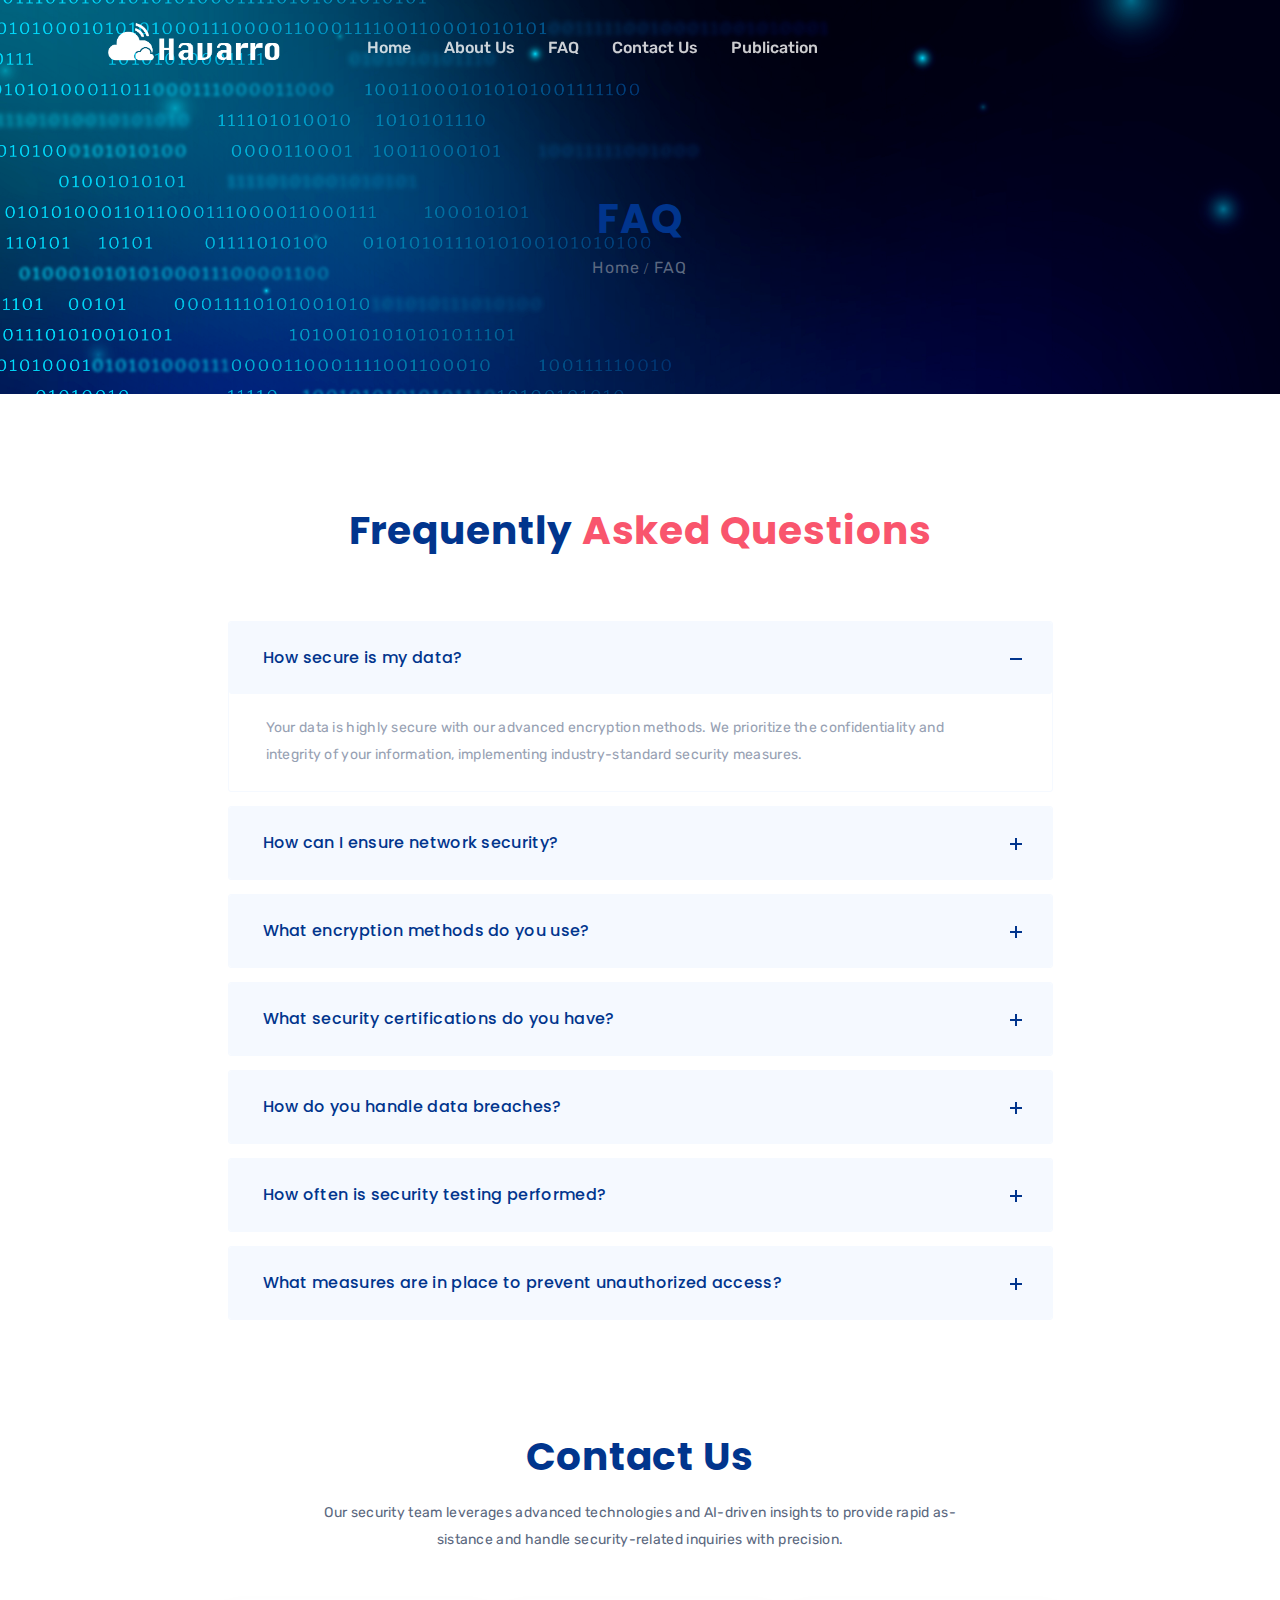
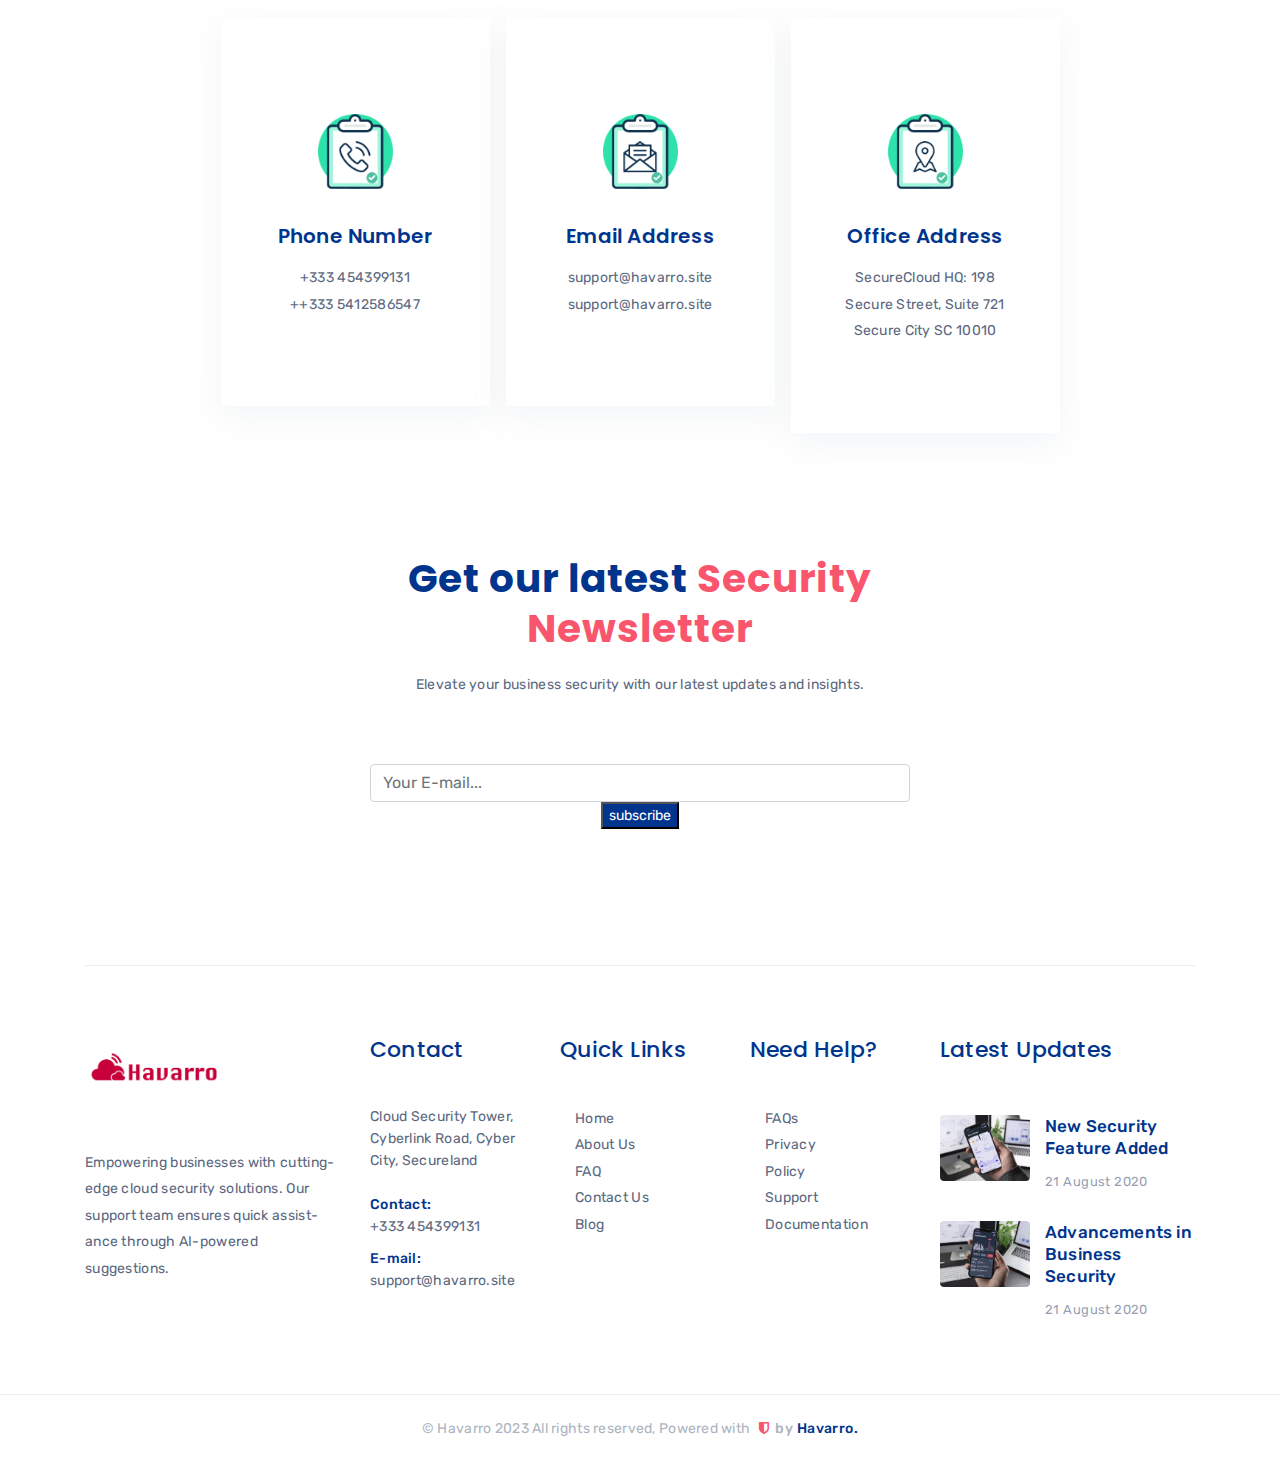
<file: faq.html>
<!DOCTYPE html>
<html lang="en">

<head>
    <meta charset="UTF-8">
    <meta name="viewport" content="width=device-width, initial-scale=1.0">
    <meta http-equiv="X-UA-Compatible" content="IE=edge" />
    <meta http-equiv="X-UA-Compatible" content="ie=edge">
    <title>Havarro || Cloud Security</title>
    <!-- favicon -->
    <link rel=icon href="assets/favicon.png" sizes="20x20" type="image/png">
    <!-- animate -->
    <link rel="stylesheet" href="assets/css/animate.css">
    <!-- bootstrap -->
    <link rel="stylesheet" href="assets/css/bootstrap.min.css">
    <!-- magnific popup -->
    <link rel="stylesheet" href="assets/css/magnific-popup.css">
    <!-- owl carousel -->
    <link rel="stylesheet" href="assets/css/owl.carousel.min.css">
    <!-- fontawesome -->
    <link rel="stylesheet" href="assets/css/font-awesome.min.css">
    <link rel="stylesheet" href="assets/css/line-awesome.min.css">
    <link rel="stylesheet" href="assets/css/themify-icons.css">
    <link rel="stylesheet" href="assets/css/nice-select.css">
    <!-- flaticon -->
    <link rel="stylesheet" href="assets/css/flaticon.css">
    <!-- slick slider -->
    <link rel="stylesheet" href="assets/css/slick.css">
    <!-- animated slider -->
    <link rel="stylesheet" href="assets/css/animated-slider.css">
    <!-- Main Stylesheet -->
    <link rel="stylesheet" href="assets/css/style.css">
    <!-- responsive Stylesheet -->
    <link rel="stylesheet" href="assets/css/responsive.css">


</head>

<body>

    <!-- preloader area start -->
    <div class="preloader" id="preloader">
        <div class="preloader-inner">
            <div class="spinner">
                <div class="dot1"></div>
                <div class="dot2"></div>
            </div>
        </div>
    </div>
    <!-- preloader area end -->

    <!-- navbar area start -->
    <nav class="navbar navbar-area navbar-area-2 navbar-expand-lg">
        <div class="container nav-container">
            <div class="responsive-mobile-menu">
                <div class="logo-wrapper mobile-logo">
                    <a href="index.html" class="logo">
                        <img class="main-logo" src="assets/logo 3.png" alt="logo">
                        <img class="sticky-logo" src="assets/logo.png" alt="logo">
                    </a>
                </div>
                <button class="navbar-toggler" type="button" data-toggle="collapse" data-target="#riyaqas_main_menu"
                    aria-expanded="false" aria-label="Toggle navigation">
                    <span class="navbar-toggle-icon">
                        <span class="line"></span>
                        <span class="line"></span>
                        <span class="line"></span>
                    </span>
                </button>
            </div>
            <div class="collapse navbar-collapse" id="riyaqas_main_menu">
                <div class="logo-wrapper desktop-logo">
                    <a href="index.html" class="logo">
                        <img class="main-logo" src="assets/logo 3.png" alt="logo" width="250px">
                        <img class="sticky-logo" src="assets/logo.png" alt="logo" width="250px">
                    </a>
                </div>
                <ul class="navbar-nav">
                    <li class="">
                        <a href="index.html">Home</a>
                    </li>
                    <li class="">
                        <a href="about.html">About Us</a>
                    </li>
                    <li class="">
                        <a href="faq.html">FAQ</a>
                    </li>
                    <li class="">
                        <a href="contact.html">Contact Us</a>
                    </li>
                    <li class="">
                        <a href="blog.html">Publication</a>
                    </li>
                </ul>
            </div>
        </div>
    </nav>
    <!-- navbar area end -->

    <!-- breadcrumb area start -->
    <div class="breadcrumb-area" style="background-image:url(assets/banner.jpg);">
        <div class="container">
            <div class="row">
                <div class="col-lg-12">
                    <div class="breadcrumb-inner">
                        <h1 class="page-title">FAQ</h1>
                        <ul class="page-list">
                            <li><a href="index.html">Home</a></li>
                            <li>FAQ</li>
                        </ul>
                    </div>
                </div>
            </div>
        </div>
    </div>
    <!-- breadcrumb area End -->

    <!-- faq area start -->
    <div class="faq-area pd-top-112">
        <div class="container">
            <div class="row custom-gutters-60 justify-content-center">
                <div class="col-xl-9 col-lg-11">
                    <div class="section-title text-center">
                        <h2 class="title">Frequently <span>Asked Questions</span></h2>
                    </div>
                    <div class="accordion" id="accordion">
                        <!-- single accordion -->
                        <div class="single-accordion card">
                            <div class="card-header" id="headingOne">
                                <h2 class="mb-0">
                                    <button class="btn btn-link" type="button" data-toggle="collapse"
                                        data-target="#collapseOne" aria-expanded="true" aria-controls="collapseOne">How
                                        secure is my data?</button>
                                </h2>
                            </div>
                            <div id="collapseOne" class="collapse show" aria-labelledby="headingOne"
                                data-parent="#accordion">
                                <div class="card-body">
                                    Your data is highly secure with our advanced encryption methods. We prioritize the
                                    confidentiality and integrity of your information, implementing industry-standard
                                    security
                                    measures.
                                </div>
                            </div>
                        </div>
                        <!-- single accordion -->
                        <div class="single-accordion card">
                            <div class="card-header" id="headingTwo">
                                <h2 class="mb-0">
                                    <button class="btn btn-link collapsed" type="button" data-toggle="collapse"
                                        data-target="#collapseTwo" aria-expanded="true" aria-controls="collapseOne">How
                                        can I ensure network security?</button>
                                </h2>
                            </div>
                            <div id="collapseTwo" class="collapse" aria-labelledby="headingTwo"
                                data-parent="#accordion">
                                <div class="card-body">
                                    Ensuring network security is paramount. We provide robust solutions to safeguard
                                    your
                                    network from potential threats, leveraging cutting-edge technologies and best
                                    practices.
                                </div>
                            </div>
                        </div>
                        <!-- single accordion -->
                        <div class="single-accordion card">
                            <div class="card-header" id="headingThree">
                                <h2 class="mb-0">
                                    <button class="btn btn-link collapsed" type="button" data-toggle="collapse"
                                        data-target="#collapseThree" aria-expanded="true"
                                        aria-controls="collapseOne">What
                                        encryption methods do you use?</button>
                                </h2>
                            </div>
                            <div id="collapseThree" class="collapse" aria-labelledby="headingThree"
                                data-parent="#accordion">
                                <div class="card-body">
                                    Our encryption methods adhere to industry standards. We employ advanced algorithms
                                    and
                                    techniques to ensure that your data remains confidential and protected against
                                    unauthorized access.
                                </div>
                            </div>
                        </div>
                        <!-- single accordion -->
                        <div class="single-accordion card">
                            <div class="card-header" id="headingFour">
                                <h2 class="mb-0">
                                    <button class="btn btn-link collapsed" type="button" data-toggle="collapse"
                                        data-target="#collapseFour" aria-expanded="true"
                                        aria-controls="collapseOne">What
                                        security certifications do you have?</button>
                                </h2>
                            </div>
                            <div id="collapseFour" class="collapse" aria-labelledby="headingFour"
                                data-parent="#accordion">
                                <div class="card-body">
                                    We hold industry-recognized security certifications, ensuring that our practices
                                    meet
                                    the
                                    highest standards. This commitment to security is fundamental to our cloud security
                                    services.
                                </div>
                            </div>
                        </div>
                        <!-- single accordion -->
                        <div class="single-accordion card">
                            <div class="card-header" id="headingFive">
                                <h2 class="mb-0">
                                    <button class="btn btn-link collapsed" type="button" data-toggle="collapse"
                                        data-target="#collapseFive" aria-expanded="true" aria-controls="collapseOne">How
                                        do
                                        you handle data breaches?</button>
                                </h2>
                            </div>
                            <div id="collapseFive" class="collapse" aria-labelledby="headingFive"
                                data-parent="#accordion">
                                <div class="card-body">
                                    In the unfortunate event of a data breach, we have a comprehensive incident response
                                    plan. We act swiftly to contain the breach, mitigate potential damage, and ensure a
                                    transparent communication process.
                                </div>
                            </div>
                        </div>
                        <!-- single accordion -->
                        <div class="single-accordion card">
                            <div class="card-header" id="headingSix">
                                <h2 class="mb-0">
                                    <button class="btn btn-link collapsed" type="button" data-toggle="collapse"
                                        data-target="#collapseSix" aria-expanded="true" aria-controls="collapseOne">How
                                        often is security testing performed?</button>
                                </h2>
                            </div>
                            <div id="collapseSix" class="collapse" aria-labelledby="headingSix"
                                data-parent="#accordion">
                                <div class="card-body">
                                    Security testing is conducted regularly as part of our proactive approach. We
                                    perform
                                    continuous assessments to identify and address vulnerabilities, ensuring the ongoing
                                    security of our cloud infrastructure.
                                </div>
                            </div>
                        </div>
                        <!-- single accordion -->
                        <div class="single-accordion card mb-0">
                            <div class="card-header" id="headingSeven">
                                <h2 class="mb-0">
                                    <button class="btn btn-link collapsed" type="button" data-toggle="collapse"
                                        data-target="#collapseSeven" aria-expanded="true"
                                        aria-controls="collapseOne">What
                                        measures are in place to prevent unauthorized access?</button>
                                </h2>
                            </div>
                            <div id="collapseSeven" class="collapse" aria-labelledby="headingSeven"
                                data-parent="#accordion">
                                <div class="card-body">
                                    Preventing unauthorized access is a top priority. We implement multi-layered
                                    security
                                    measures, including access controls, authentication mechanisms, and regular audits
                                    to
                                    ensure the integrity of our cloud security systems.
                                </div>
                            </div>
                        </div>
                        <!-- single accordion end -->
                    </div>
                </div>
            </div>
        </div>
    </div>

    <!-- faq area End -->

    <!-- service area start -->
    <div class="more-question-area pd-top-112">
        <div class="container">
            <div class="row justify-content-center">
                <div class="col-xl-7 col-lg-9">
                    <div class="section-title text-center margin-bottom-90">
                        <h2 class="title">Contact Us</h2>
                        <p>Our security team leverages advanced technologies and AI-driven insights to provide rapid
                            assistance and handle security-related inquiries with precision.</p>
                    </div>
                </div>
            </div>
            <div class="row custom-gutters-16 justify-content-center">
                <div class="col-xl-3 col-md-4 col-sm-6">
                    <div class="single-service text-center">
                        <img src="assets/img/icons/c1.svg" alt="contact">
                        <h6><a href="#">Phone Number</a></h6>
                        <p class="mb-0">+333 454399131</p>
                        <p>++333 5412586547</p>
                    </div>
                </div>
                <div class="col-xl-3 col-md-4 col-sm-6">
                    <div class="single-service text-center">
                        <img src="assets/img/icons/c2.svg" alt="contact">
                        <h6><a href="#">Email Address</a></h6>
                        <p class="mb-0">support@havarro.site</p>
                        <p>support@havarro.site</p>
                    </div>
                </div>
                <div class="col-xl-3 col-md-4 col-sm-6">
                    <div class="single-service text-center">
                        <img src="assets/img/icons/c3.svg" alt="contact">
                        <h6><a href="#">Office Address</a></h6>
                        <p>SecureCloud HQ: 198 Secure Street, Suite 721 Secure City SC 10010</p>
                    </div>
                </div>
            </div>
        </div>
    </div>

    <!-- service area End -->

    <!-- footer area start -->
    <footer class="footer-area footer-area-2 pd-top-105">
        <div class="container">
            <div class="row justify-content-center">
                <div class="col-xl-6 col-lg-11 text-center">
                    <div class="section-title text-center">
                        <h2 class="title">Get our latest <span>Security Newsletter</span></h2>
                        <p>Elevate your business security with our latest updates and insights.</p>
                    </div>
                    <div class="newsletter-subscribe">
                        <form id="news-subscribe-form" class="subscribe-form">
                            <div class="form-group">
                                <input type="text" class="form-control" placeholder="Your E-mail..." name="mail"
                                    required="">
                                <button type="submit" class="btn-blue subscribe-submit">subscribe</button>
                            </div>
                        </form>
                    </div>
                </div>
            </div>
            <div class="footer-widget-area mg-top-120">
                <div class="row">
                    <div class="col-lg-3 col-md-6">
                        <div class="footer-widget widget">
                            <div class="about_us_widget">
                                <a href="index.html" class="footer-logo">
                                    <img src="assets/logo.png" alt="footer logo">
                                </a>
                                <p>Empowering businesses with cutting-edge cloud security solutions. Our support team
                                    ensures quick assistance through AI-powered suggestions.</p>
                            </div>
                        </div>
                    </div>
                    <div class="col-lg-2 col-md-6">
                        <div class="footer-widget widget ">
                            <h4 class="widget-title">Contact</h4>
                            <div class="contact_info_list">
                                <p class="contact-content">Cloud Security Tower, Cyberlink Road, Cyber City, Secureland
                                </p>
                                <p><span>Contact:</span> +333 454399131</p>
                                <p><span>E-mail:</span> support@havarro.site</p>
                            </div>
                        </div>
                    </div>
                    <div class="col-lg-2 col-md-6">
                        <div class="footer-widget widget widget_nav_menu">
                            <h4 class="widget-title">Quick Links</h4>
                            <ul>
                                <li><a href="index.html">Home</a></li>
                                <li><a href="about.html">About Us</a></li>
                                <li><a href="faq.html">FAQ</a></li>
                                <li><a href="contact.html">Contact Us</a></li>
                                <li><a href="blog.html">Blog</a></li>
                            </ul>
                        </div>
                    </div>
                    <div class="col-lg-2 col-md-6">
                        <div class="footer-widget widget widget_nav_menu">
                            <h4 class="widget-title">Need Help?</h4>
                            <ul>
                                <li><a href="#">FAQs</a></li>
                                <li><a href="#">Privacy</a></li>
                                <li><a href="#">Policy</a></li>
                                <li><a href="#">Support</a></li>
                                <li><a href="#">Documentation</a></li>
                            </ul>
                        </div>
                    </div>
                    <div class="col-lg-3">
                        <div class="footer-widget widget">
                            <h4 class="widget-title">Latest Updates</h4>
                            <div class="about_recent_post">
                                <div class="media">
                                    <img src="assets/img/blog/widget1.png" alt="post">
                                    <div class="media-body">
                                        <h6><a href="blog.html">New Security Feature Added</a></h6>
                                        <span>21 August 2020</span>
                                    </div>
                                </div>
                                <div class="media">
                                    <img src="assets/img/blog/widget2.png" alt="post">
                                    <div class="media-body">
                                        <h6><a href="blog.html">Advancements in Business Security</a></h6>
                                        <span>21 August 2020</span>
                                    </div>
                                </div>
                            </div>
                        </div>
                    </div>
                </div>
            </div>
        </div>
        <div class="copyright-inner">
            <div class="copyright-text">
                &copy; Havarro 2023 All rights reserved, Powered with <a href="../../index.html" target="_blank"><i
                        class="fa fa-shield"></i> by <span>Havarro.</span></a>
            </div>
        </div>
    </footer>
    <!-- footer area end -->

    <!-- back to top area start -->
    <div class="back-to-top">
        <span class="back-top"><i class="fa fa-angle-up"></i></span>
    </div>
    <!-- back to top area end -->

    <!-- preloader area start -->
    <!-- <div class="preloader" id="preloader">
    <div class="preloader-inner">
        <div class="spinner">
            <div class="dot1"></div>
            <div class="dot2"></div>
        </div>
    </div>
</div> -->
    <!-- preloader area end -->

    <!-- jquery -->
    <script src="assets/js/jquery-2.2.4.min.js"></script>
    <!-- popper -->
    <script src="assets/js/popper.min.js"></script>
    <!-- bootstrap -->
    <script src="assets/js/bootstrap.min.js"></script>
    <!-- magnific popup -->
    <script src="assets/js/jquery.magnific-popup.js"></script>
    <!-- wow -->
    <script src="assets/js/wow.min.js"></script>
    <!-- owl carousel -->
    <script src="assets/js/owl.carousel.min.js"></script>
    <!-- cssslider slider -->
    <script src="assets/js/jquery.cssslider.min.js"></script>
    <!-- waypoint -->
    <script src="assets/js/waypoints.min.js"></script>
    <!-- counterup -->
    <script src="assets/js/jquery.counterup.min.js"></script>
    <!-- imageloaded -->
    <script src="assets/js/imagesloaded.pkgd.min.js"></script>
    <!-- isotope -->
    <script src="assets/js/isotope.pkgd.min.js"></script>
    <!-- nice-select -->
    <script src="assets/js/jquery.nice-select.min.js"></script>
    <!-- world map -->
    <script src="assets/js/worldmap-libs.js"></script>
    <script src="assets/js/worldmap-topojson.js"></script>
    <script src="assets/js/mediaelement.min.js"></script>
    <!-- main js -->
    <script src="assets/js/main.js"></script>

</body>

</html>
</file>
<file: assets/css/themify-icons.css>
@font-face {
	font-family: 'themify';
	src:url('../fonts/themify%EF%B9%96-fvbane.eot');
	src:url('../fonts/themify%EF%B9%96.eot#iefix-fvbane') format('embedded-opentype'),
		url('../fonts/themify%EF%B9%96-fvbane.woff') format('woff'),
		url('../fonts/themify%EF%B9%96-fvbane.ttf') format('truetype'),
		url('../fonts/themify%EF%B9%96-fvbane.svg#themify') format('svg');
	font-weight: normal;
	font-style: normal;
}

[class^="ti-"], [class*=" ti-"] {
	font-family: 'themify';
	speak: none;
	font-style: normal;
	font-weight: normal;
	font-variant: normal;
	text-transform: none;
	line-height: 1;

	/* Better Font Rendering =========== */
	-webkit-font-smoothing: antialiased;
	-moz-osx-font-smoothing: grayscale;
}

.ti-wand:before {
	content: "\e600";
}
.ti-volume:before {
	content: "\e601";
}
.ti-user:before {
	content: "\e602";
}
.ti-unlock:before {
	content: "\e603";
}
.ti-unlink:before {
	content: "\e604";
}
.ti-trash:before {
	content: "\e605";
}
.ti-thought:before {
	content: "\e606";
}
.ti-target:before {
	content: "\e607";
}
.ti-tag:before {
	content: "\e608";
}
.ti-tablet:before {
	content: "\e609";
}
.ti-star:before {
	content: "\e60a";
}
.ti-spray:before {
	content: "\e60b";
}
.ti-signal:before {
	content: "\e60c";
}
.ti-shopping-cart:before {
	content: "\e60d";
}
.ti-shopping-cart-full:before {
	content: "\e60e";
}
.ti-settings:before {
	content: "\e60f";
}
.ti-search:before {
	content: "\e610";
}
.ti-zoom-in:before {
	content: "\e611";
}
.ti-zoom-out:before {
	content: "\e612";
}
.ti-cut:before {
	content: "\e613";
}
.ti-ruler:before {
	content: "\e614";
}
.ti-ruler-pencil:before {
	content: "\e615";
}
.ti-ruler-alt:before {
	content: "\e616";
}
.ti-bookmark:before {
	content: "\e617";
}
.ti-bookmark-alt:before {
	content: "\e618";
}
.ti-reload:before {
	content: "\e619";
}
.ti-plus:before {
	content: "\e61a";
}
.ti-pin:before {
	content: "\e61b";
}
.ti-pencil:before {
	content: "\e61c";
}
.ti-pencil-alt:before {
	content: "\e61d";
}
.ti-paint-roller:before {
	content: "\e61e";
}
.ti-paint-bucket:before {
	content: "\e61f";
}
.ti-na:before {
	content: "\e620";
}
.ti-mobile:before {
	content: "\e621";
}
.ti-minus:before {
	content: "\e622";
}
.ti-medall:before {
	content: "\e623";
}
.ti-medall-alt:before {
	content: "\e624";
}
.ti-marker:before {
	content: "\e625";
}
.ti-marker-alt:before {
	content: "\e626";
}
.ti-arrow-up:before {
	content: "\e627";
}
.ti-arrow-right:before {
	content: "\e628";
}
.ti-arrow-left:before {
	content: "\e629";
}
.ti-arrow-down:before {
	content: "\e62a";
}
.ti-lock:before {
	content: "\e62b";
}
.ti-location-arrow:before {
	content: "\e62c";
}
.ti-link:before {
	content: "\e62d";
}
.ti-layout:before {
	content: "\e62e";
}
.ti-layers:before {
	content: "\e62f";
}
.ti-layers-alt:before {
	content: "\e630";
}
.ti-key:before {
	content: "\e631";
}
.ti-import:before {
	content: "\e632";
}
.ti-image:before {
	content: "\e633";
}
.ti-heart:before {
	content: "\e634";
}
.ti-heart-broken:before {
	content: "\e635";
}
.ti-hand-stop:before {
	content: "\e636";
}
.ti-hand-open:before {
	content: "\e637";
}
.ti-hand-drag:before {
	content: "\e638";
}
.ti-folder:before {
	content: "\e639";
}
.ti-flag:before {
	content: "\e63a";
}
.ti-flag-alt:before {
	content: "\e63b";
}
.ti-flag-alt-2:before {
	content: "\e63c";
}
.ti-eye:before {
	content: "\e63d";
}
.ti-export:before {
	content: "\e63e";
}
.ti-exchange-vertical:before {
	content: "\e63f";
}
.ti-desktop:before {
	content: "\e640";
}
.ti-cup:before {
	content: "\e641";
}
.ti-crown:before {
	content: "\e642";
}
.ti-comments:before {
	content: "\e643";
}
.ti-comment:before {
	content: "\e644";
}
.ti-comment-alt:before {
	content: "\e645";
}
.ti-close:before {
	content: "\e646";
}
.ti-clip:before {
	content: "\e647";
}
.ti-angle-up:before {
	content: "\e648";
}
.ti-angle-right:before {
	content: "\e649";
}
.ti-angle-left:before {
	content: "\e64a";
}
.ti-angle-down:before {
	content: "\e64b";
}
.ti-check:before {
	content: "\e64c";
}
.ti-check-box:before {
	content: "\e64d";
}
.ti-camera:before {
	content: "\e64e";
}
.ti-announcement:before {
	content: "\e64f";
}
.ti-brush:before {
	content: "\e650";
}
.ti-briefcase:before {
	content: "\e651";
}
.ti-bolt:before {
	content: "\e652";
}
.ti-bolt-alt:before {
	content: "\e653";
}
.ti-blackboard:before {
	content: "\e654";
}
.ti-bag:before {
	content: "\e655";
}
.ti-move:before {
	content: "\e656";
}
.ti-arrows-vertical:before {
	content: "\e657";
}
.ti-arrows-horizontal:before {
	content: "\e658";
}
.ti-fullscreen:before {
	content: "\e659";
}
.ti-arrow-top-right:before {
	content: "\e65a";
}
.ti-arrow-top-left:before {
	content: "\e65b";
}
.ti-arrow-circle-up:before {
	content: "\e65c";
}
.ti-arrow-circle-right:before {
	content: "\e65d";
}
.ti-arrow-circle-left:before {
	content: "\e65e";
}
.ti-arrow-circle-down:before {
	content: "\e65f";
}
.ti-angle-double-up:before {
	content: "\e660";
}
.ti-angle-double-right:before {
	content: "\e661";
}
.ti-angle-double-left:before {
	content: "\e662";
}
.ti-angle-double-down:before {
	content: "\e663";
}
.ti-zip:before {
	content: "\e664";
}
.ti-world:before {
	content: "\e665";
}
.ti-wheelchair:before {
	content: "\e666";
}
.ti-view-list:before {
	content: "\e667";
}
.ti-view-list-alt:before {
	content: "\e668";
}
.ti-view-grid:before {
	content: "\e669";
}
.ti-uppercase:before {
	content: "\e66a";
}
.ti-upload:before {
	content: "\e66b";
}
.ti-underline:before {
	content: "\e66c";
}
.ti-truck:before {
	content: "\e66d";
}
.ti-timer:before {
	content: "\e66e";
}
.ti-ticket:before {
	content: "\e66f";
}
.ti-thumb-up:before {
	content: "\e670";
}
.ti-thumb-down:before {
	content: "\e671";
}
.ti-text:before {
	content: "\e672";
}
.ti-stats-up:before {
	content: "\e673";
}
.ti-stats-down:before {
	content: "\e674";
}
.ti-split-v:before {
	content: "\e675";
}
.ti-split-h:before {
	content: "\e676";
}
.ti-smallcap:before {
	content: "\e677";
}
.ti-shine:before {
	content: "\e678";
}
.ti-shift-right:before {
	content: "\e679";
}
.ti-shift-left:before {
	content: "\e67a";
}
.ti-shield:before {
	content: "\e67b";
}
.ti-notepad:before {
	content: "\e67c";
}
.ti-server:before {
	content: "\e67d";
}
.ti-quote-right:before {
	content: "\e67e";
}
.ti-quote-left:before {
	content: "\e67f";
}
.ti-pulse:before {
	content: "\e680";
}
.ti-printer:before {
	content: "\e681";
}
.ti-power-off:before {
	content: "\e682";
}
.ti-plug:before {
	content: "\e683";
}
.ti-pie-chart:before {
	content: "\e684";
}
.ti-paragraph:before {
	content: "\e685";
}
.ti-panel:before {
	content: "\e686";
}
.ti-package:before {
	content: "\e687";
}
.ti-music:before {
	content: "\e688";
}
.ti-music-alt:before {
	content: "\e689";
}
.ti-mouse:before {
	content: "\e68a";
}
.ti-mouse-alt:before {
	content: "\e68b";
}
.ti-money:before {
	content: "\e68c";
}
.ti-microphone:before {
	content: "\e68d";
}
.ti-menu:before {
	content: "\e68e";
}
.ti-menu-alt:before {
	content: "\e68f";
}
.ti-map:before {
	content: "\e690";
}
.ti-map-alt:before {
	content: "\e691";
}
.ti-loop:before {
	content: "\e692";
}
.ti-location-pin:before {
	content: "\e693";
}
.ti-list:before {
	content: "\e694";
}
.ti-light-bulb:before {
	content: "\e695";
}
.ti-Italic:before {
	content: "\e696";
}
.ti-info:before {
	content: "\e697";
}
.ti-infinite:before {
	content: "\e698";
}
.ti-id-badge:before {
	content: "\e699";
}
.ti-hummer:before {
	content: "\e69a";
}
.ti-home:before {
	content: "\e69b";
}
.ti-help:before {
	content: "\e69c";
}
.ti-headphone:before {
	content: "\e69d";
}
.ti-harddrives:before {
	content: "\e69e";
}
.ti-harddrive:before {
	content: "\e69f";
}
.ti-gift:before {
	content: "\e6a0";
}
.ti-game:before {
	content: "\e6a1";
}
.ti-filter:before {
	content: "\e6a2";
}
.ti-files:before {
	content: "\e6a3";
}
.ti-file:before {
	content: "\e6a4";
}
.ti-eraser:before {
	content: "\e6a5";
}
.ti-envelope:before {
	content: "\e6a6";
}
.ti-download:before {
	content: "\e6a7";
}
.ti-direction:before {
	content: "\e6a8";
}
.ti-direction-alt:before {
	content: "\e6a9";
}
.ti-dashboard:before {
	content: "\e6aa";
}
.ti-control-stop:before {
	content: "\e6ab";
}
.ti-control-shuffle:before {
	content: "\e6ac";
}
.ti-control-play:before {
	content: "\e6ad";
}
.ti-control-pause:before {
	content: "\e6ae";
}
.ti-control-forward:before {
	content: "\e6af";
}
.ti-control-backward:before {
	content: "\e6b0";
}
.ti-cloud:before {
	content: "\e6b1";
}
.ti-cloud-up:before {
	content: "\e6b2";
}
.ti-cloud-down:before {
	content: "\e6b3";
}
.ti-clipboard:before {
	content: "\e6b4";
}
.ti-car:before {
	content: "\e6b5";
}
.ti-calendar:before {
	content: "\e6b6";
}
.ti-book:before {
	content: "\e6b7";
}
.ti-bell:before {
	content: "\e6b8";
}
.ti-basketball:before {
	content: "\e6b9";
}
.ti-bar-chart:before {
	content: "\e6ba";
}
.ti-bar-chart-alt:before {
	content: "\e6bb";
}
.ti-back-right:before {
	content: "\e6bc";
}
.ti-back-left:before {
	content: "\e6bd";
}
.ti-arrows-corner:before {
	content: "\e6be";
}
.ti-archive:before {
	content: "\e6bf";
}
.ti-anchor:before {
	content: "\e6c0";
}
.ti-align-right:before {
	content: "\e6c1";
}
.ti-align-left:before {
	content: "\e6c2";
}
.ti-align-justify:before {
	content: "\e6c3";
}
.ti-align-center:before {
	content: "\e6c4";
}
.ti-alert:before {
	content: "\e6c5";
}
.ti-alarm-clock:before {
	content: "\e6c6";
}
.ti-agenda:before {
	content: "\e6c7";
}
.ti-write:before {
	content: "\e6c8";
}
.ti-window:before {
	content: "\e6c9";
}
.ti-widgetized:before {
	content: "\e6ca";
}
.ti-widget:before {
	content: "\e6cb";
}
.ti-widget-alt:before {
	content: "\e6cc";
}
.ti-wallet:before {
	content: "\e6cd";
}
.ti-video-clapper:before {
	content: "\e6ce";
}
.ti-video-camera:before {
	content: "\e6cf";
}
.ti-vector:before {
	content: "\e6d0";
}
.ti-themify-logo:before {
	content: "\e6d1";
}
.ti-themify-favicon:before {
	content: "\e6d2";
}
.ti-themify-favicon-alt:before {
	content: "\e6d3";
}
.ti-support:before {
	content: "\e6d4";
}
.ti-stamp:before {
	content: "\e6d5";
}
.ti-split-v-alt:before {
	content: "\e6d6";
}
.ti-slice:before {
	content: "\e6d7";
}
.ti-shortcode:before {
	content: "\e6d8";
}
.ti-shift-right-alt:before {
	content: "\e6d9";
}
.ti-shift-left-alt:before {
	content: "\e6da";
}
.ti-ruler-alt-2:before {
	content: "\e6db";
}
.ti-receipt:before {
	content: "\e6dc";
}
.ti-pin2:before {
	content: "\e6dd";
}
.ti-pin-alt:before {
	content: "\e6de";
}
.ti-pencil-alt2:before {
	content: "\e6df";
}
.ti-palette:before {
	content: "\e6e0";
}
.ti-more:before {
	content: "\e6e1";
}
.ti-more-alt:before {
	content: "\e6e2";
}
.ti-microphone-alt:before {
	content: "\e6e3";
}
.ti-magnet:before {
	content: "\e6e4";
}
.ti-line-double:before {
	content: "\e6e5";
}
.ti-line-dotted:before {
	content: "\e6e6";
}
.ti-line-dashed:before {
	content: "\e6e7";
}
.ti-layout-width-full:before {
	content: "\e6e8";
}
.ti-layout-width-default:before {
	content: "\e6e9";
}
.ti-layout-width-default-alt:before {
	content: "\e6ea";
}
.ti-layout-tab:before {
	content: "\e6eb";
}
.ti-layout-tab-window:before {
	content: "\e6ec";
}
.ti-layout-tab-v:before {
	content: "\e6ed";
}
.ti-layout-tab-min:before {
	content: "\e6ee";
}
.ti-layout-slider:before {
	content: "\e6ef";
}
.ti-layout-slider-alt:before {
	content: "\e6f0";
}
.ti-layout-sidebar-right:before {
	content: "\e6f1";
}
.ti-layout-sidebar-none:before {
	content: "\e6f2";
}
.ti-layout-sidebar-left:before {
	content: "\e6f3";
}
.ti-layout-placeholder:before {
	content: "\e6f4";
}
.ti-layout-menu:before {
	content: "\e6f5";
}
.ti-layout-menu-v:before {
	content: "\e6f6";
}
.ti-layout-menu-separated:before {
	content: "\e6f7";
}
.ti-layout-menu-full:before {
	content: "\e6f8";
}
.ti-layout-media-right-alt:before {
	content: "\e6f9";
}
.ti-layout-media-right:before {
	content: "\e6fa";
}
.ti-layout-media-overlay:before {
	content: "\e6fb";
}
.ti-layout-media-overlay-alt:before {
	content: "\e6fc";
}
.ti-layout-media-overlay-alt-2:before {
	content: "\e6fd";
}
.ti-layout-media-left-alt:before {
	content: "\e6fe";
}
.ti-layout-media-left:before {
	content: "\e6ff";
}
.ti-layout-media-center-alt:before {
	content: "\e700";
}
.ti-layout-media-center:before {
	content: "\e701";
}
.ti-layout-list-thumb:before {
	content: "\e702";
}
.ti-layout-list-thumb-alt:before {
	content: "\e703";
}
.ti-layout-list-post:before {
	content: "\e704";
}
.ti-layout-list-large-image:before {
	content: "\e705";
}
.ti-layout-line-solid:before {
	content: "\e706";
}
.ti-layout-grid4:before {
	content: "\e707";
}
.ti-layout-grid3:before {
	content: "\e708";
}
.ti-layout-grid2:before {
	content: "\e709";
}
.ti-layout-grid2-thumb:before {
	content: "\e70a";
}
.ti-layout-cta-right:before {
	content: "\e70b";
}
.ti-layout-cta-left:before {
	content: "\e70c";
}
.ti-layout-cta-center:before {
	content: "\e70d";
}
.ti-layout-cta-btn-right:before {
	content: "\e70e";
}
.ti-layout-cta-btn-left:before {
	content: "\e70f";
}
.ti-layout-column4:before {
	content: "\e710";
}
.ti-layout-column3:before {
	content: "\e711";
}
.ti-layout-column2:before {
	content: "\e712";
}
.ti-layout-accordion-separated:before {
	content: "\e713";
}
.ti-layout-accordion-merged:before {
	content: "\e714";
}
.ti-layout-accordion-list:before {
	content: "\e715";
}
.ti-ink-pen:before {
	content: "\e716";
}
.ti-info-alt:before {
	content: "\e717";
}
.ti-help-alt:before {
	content: "\e718";
}
.ti-headphone-alt:before {
	content: "\e719";
}
.ti-hand-point-up:before {
	content: "\e71a";
}
.ti-hand-point-right:before {
	content: "\e71b";
}
.ti-hand-point-left:before {
	content: "\e71c";
}
.ti-hand-point-down:before {
	content: "\e71d";
}
.ti-gallery:before {
	content: "\e71e";
}
.ti-face-smile:before {
	content: "\e71f";
}
.ti-face-sad:before {
	content: "\e720";
}
.ti-credit-card:before {
	content: "\e721";
}
.ti-control-skip-forward:before {
	content: "\e722";
}
.ti-control-skip-backward:before {
	content: "\e723";
}
.ti-control-record:before {
	content: "\e724";
}
.ti-control-eject:before {
	content: "\e725";
}
.ti-comments-smiley:before {
	content: "\e726";
}
.ti-brush-alt:before {
	content: "\e727";
}
.ti-youtube:before {
	content: "\e728";
}
.ti-vimeo:before {
	content: "\e729";
}
.ti-twitter:before {
	content: "\e72a";
}
.ti-time:before {
	content: "\e72b";
}
.ti-tumblr:before {
	content: "\e72c";
}
.ti-skype:before {
	content: "\e72d";
}
.ti-share:before {
	content: "\e72e";
}
.ti-share-alt:before {
	content: "\e72f";
}
.ti-rocket:before {
	content: "\e730";
}
.ti-pinterest:before {
	content: "\e731";
}
.ti-new-window:before {
	content: "\e732";
}
.ti-microsoft:before {
	content: "\e733";
}
.ti-list-ol:before {
	content: "\e734";
}
.ti-linkedin:before {
	content: "\e735";
}
.ti-layout-sidebar-2:before {
	content: "\e736";
}
.ti-layout-grid4-alt:before {
	content: "\e737";
}
.ti-layout-grid3-alt:before {
	content: "\e738";
}
.ti-layout-grid2-alt:before {
	content: "\e739";
}
.ti-layout-column4-alt:before {
	content: "\e73a";
}
.ti-layout-column3-alt:before {
	content: "\e73b";
}
.ti-layout-column2-alt:before {
	content: "\e73c";
}
.ti-instagram:before {
	content: "\e73d";
}
.ti-google:before {
	content: "\e73e";
}
.ti-github:before {
	content: "\e73f";
}
.ti-flickr:before {
	content: "\e740";
}
.ti-facebook:before {
	content: "\e741";
}
.ti-dropbox:before {
	content: "\e742";
}
.ti-dribbble:before {
	content: "\e743";
}
.ti-apple:before {
	content: "\e744";
}
.ti-android:before {
	content: "\e745";
}
.ti-save:before {
	content: "\e746";
}
.ti-save-alt:before {
	content: "\e747";
}
.ti-yahoo:before {
	content: "\e748";
}
.ti-wordpress:before {
	content: "\e749";
}
.ti-vimeo-alt:before {
	content: "\e74a";
}
.ti-twitter-alt:before {
	content: "\e74b";
}
.ti-tumblr-alt:before {
	content: "\e74c";
}
.ti-trello:before {
	content: "\e74d";
}
.ti-stack-overflow:before {
	content: "\e74e";
}
.ti-soundcloud:before {
	content: "\e74f";
}
.ti-sharethis:before {
	content: "\e750";
}
.ti-sharethis-alt:before {
	content: "\e751";
}
.ti-reddit:before {
	content: "\e752";
}
.ti-pinterest-alt:before {
	content: "\e753";
}
.ti-microsoft-alt:before {
	content: "\e754";
}
.ti-linux:before {
	content: "\e755";
}
.ti-jsfiddle:before {
	content: "\e756";
}
.ti-joomla:before {
	content: "\e757";
}
.ti-html5:before {
	content: "\e758";
}
.ti-flickr-alt:before {
	content: "\e759";
}
.ti-email:before {
	content: "\e75a";
}
.ti-drupal:before {
	content: "\e75b";
}
.ti-dropbox-alt:before {
	content: "\e75c";
}
.ti-css3:before {
	content: "\e75d";
}
.ti-rss:before {
	content: "\e75e";
}
.ti-rss-alt:before {
	content: "\e75f";
}
</file>
<file: assets/css/nice-select.css>
.nice-select {
  -webkit-tap-highlight-color: transparent;
  background-color: #fff;
  border-radius: 5px;
  border: solid 1px #e8e8e8;
  box-sizing: border-box;
  clear: both;
  cursor: pointer;
  display: block;
  float: left;
  font-family: inherit;
  font-size: 14px;
  font-weight: normal;
  height: 42px;
  line-height: 40px;
  outline: none;
  padding-left: 18px;
  padding-right: 30px;
  position: relative;
  text-align: left !important;
  -webkit-transition: all 0.2s ease-in-out;
  transition: all 0.2s ease-in-out;
  -webkit-user-select: none;
     -moz-user-select: none;
      -ms-user-select: none;
          user-select: none;
  white-space: nowrap;
  width: auto; }
  .nice-select:hover {
    border-color: #dbdbdb; }
  .nice-select:active, .nice-select.open, .nice-select:focus {
    border-color: #999; }
  .nice-select:after {
    border-bottom: 2px solid #999;
    border-right: 2px solid #999;
    content: '';
    display: block;
    height: 5px;
    margin-top: -4px;
    pointer-events: none;
    position: absolute;
    right: 12px;
    top: 50%;
    -webkit-transform-origin: 66% 66%;
        -ms-transform-origin: 66% 66%;
            transform-origin: 66% 66%;
    -webkit-transform: rotate(45deg);
        -ms-transform: rotate(45deg);
            transform: rotate(45deg);
    -webkit-transition: all 0.15s ease-in-out;
    transition: all 0.15s ease-in-out;
    width: 5px; }
  .nice-select.open:after {
    -webkit-transform: rotate(-135deg);
        -ms-transform: rotate(-135deg);
            transform: rotate(-135deg); }
  .nice-select.open .list {
    opacity: 1;
    pointer-events: auto;
    -webkit-transform: scale(1) translateY(0);
        -ms-transform: scale(1) translateY(0);
            transform: scale(1) translateY(0); }
  .nice-select.disabled {
    border-color: #ededed;
    color: #999;
    pointer-events: none; }
    .nice-select.disabled:after {
      border-color: #cccccc; }
  .nice-select.wide {
    width: 100%; }
    .nice-select.wide .list {
      left: 0 !important;
      right: 0 !important; }
  .nice-select.right {
    float: right; }
    .nice-select.right .list {
      left: auto;
      right: 0; }
  .nice-select.small {
    font-size: 12px;
    height: 36px;
    line-height: 34px; }
    .nice-select.small:after {
      height: 4px;
      width: 4px; }
    .nice-select.small .option {
      line-height: 34px;
      min-height: 34px; }
  .nice-select .list {
    background-color: #fff;
    border-radius: 5px;
    box-shadow: 0 0 0 1px rgba(68, 68, 68, 0.11);
    box-sizing: border-box;
    margin-top: 4px;
    opacity: 0;
    overflow: hidden;
    padding: 0;
    pointer-events: none;
    position: absolute;
    top: 100%;
    left: 0;
    -webkit-transform-origin: 50% 0;
        -ms-transform-origin: 50% 0;
            transform-origin: 50% 0;
    -webkit-transform: scale(0.75) translateY(-21px);
        -ms-transform: scale(0.75) translateY(-21px);
            transform: scale(0.75) translateY(-21px);
    -webkit-transition: all 0.2s cubic-bezier(0.5, 0, 0, 1.25), opacity 0.15s ease-out;
    transition: all 0.2s cubic-bezier(0.5, 0, 0, 1.25), opacity 0.15s ease-out;
    z-index: 9; }
    .nice-select .list:hover .option:not(:hover) {
      background-color: transparent !important; }
  .nice-select .option {
    cursor: pointer;
    font-weight: 400;
    line-height: 40px;
    list-style: none;
    min-height: 40px;
    outline: none;
    padding-left: 18px;
    padding-right: 29px;
    text-align: left;
    -webkit-transition: all 0.2s;
    transition: all 0.2s; }
    .nice-select .option:hover, .nice-select .option.focus, .nice-select .option.selected.focus {
      background-color: #f6f6f6; }
    .nice-select .option.selected {
      font-weight: bold; }
    .nice-select .option.disabled {
      background-color: transparent;
      color: #999;
      cursor: default; }

.no-csspointerevents .nice-select .list {
  display: none; }

.no-csspointerevents .nice-select.open .list {
  display: block; }
</file>
<file: assets/css/flaticon.css>
/*
  	Flaticon icon font: Flaticon
  	Creation date: 18/05/2019 14:46
  	*/

@font-face {
  font-family: "Flaticon";
  src: url("../fonts/Flaticon.eot");
  src: url("../fonts/Flaticon%EF%B9%96.eot#iefix") format("embedded-opentype"),
       url("../fonts/Flaticon.woff2") format("woff2"),
       url("../fonts/Flaticon.woff") format("woff"),
       url("../fonts/Flaticon.ttf") format("truetype"),
       url("../fonts/Flaticon.svg#Flaticon") format("svg");
  font-weight: normal;
  font-style: normal;
}

@media screen and (-webkit-min-device-pixel-ratio:0) {
  @font-face {
    font-family: "Flaticon";
    src: url("../fonts/Flaticon.svg#Flaticon") format("svg");
  }
}

[class^="flaticon-"]:before, [class*=" flaticon-"]:before,
[class^="flaticon-"]:after, [class*=" flaticon-"]:after {   
  font-family: Flaticon;
  font-style: normal;
}

.flaticon-analytics:before { content: "\f100"; }
.flaticon-worldwide:before { content: "\f101"; }
.flaticon-internet:before { content: "\f102"; }
.flaticon-handshake:before { content: "\f103"; }
.flaticon-file:before { content: "\f104"; }
.flaticon-contract:before { content: "\f105"; }
.flaticon-business-and-finance:before { content: "\f106"; }
.flaticon-creative:before { content: "\f107"; }
.flaticon-pie-chart:before { content: "\f108"; }
.flaticon-money-bag:before { content: "\f109"; }
.flaticon-money:before { content: "\f10a"; }
.flaticon-quote:before { content: "\f10b"; }
.flaticon-left-quote:before { content: "\f10c"; }
.flaticon-mail:before { content: "\f10d"; }
.flaticon-envelope:before { content: "\f10e"; }
.flaticon-email:before { content: "\f10f"; }
.flaticon-call:before { content: "\f110"; }
.flaticon-phone-call:before { content: "\f111"; }
</file>
<file: assets/css/style.css>
@charset "UTF-8";
/*
Theme Name: Riyaqas
Theme URI: 
Author: 
Author URI: 
Description: Riyaqas is a Sass website template
Version: 1.0.0
*/
/*--------------------------------------------------------------
>>> TABLE OF CONTENTS:
----------------------------------------------------------------

# Typography
# Normalize
# Accessibility
# Globals
# Alignments
# Clearings
# Posts and pages
# Captions
# Galleries
# Unit test
# guterberg
# Gutenberg	Default Style
# Block Color Palette Colors
# Sections
    ## Breadcrumb
    ## Comments
    ## Widgets
    ## Nav Bar
    ## Info Bar
    ## Header

# Elements
    ## Back Top
    ## Preloader
    ## Search Popup
    ## Video Popup
    ## Button
    ## Section Title
--------------------------------------------------------------*/
/*-----------------
    # Typography
-----------------*/
@import url("https://fonts.googleapis.com/css?family=Poppins:400,400i,500,600,700%7CRubik:400,400i,500,500i,700,700i&display=swap");
/*--------------------------------------------------------------
# Normalize
--------------------------------------------------------------*/
:root {
  --main-color-one: #F9556D;
  --main-color-two: #F9556D;
  --secondary-color: #30373f;
  --heading-color: #272b2e;
  --paragraph-color: #5B6880;
  --heading-font: "Poppins", sans-serif;
  --body-font: "Rubik", sans-serif;
  --poppins-font: "Poppins", sans-serif;
  --body-font-size: 15px;
  --line-height30: 30px;
}

html {
  -webkit-text-size-adjust: 100%;
  -ms-text-size-adjust: 100%;
  overflow-x: hidden;
  font-family: var(--body-font);
}

* {
  box-sizing: border-box;
  outline: none;
  -moz-osx-font-smoothing: grayscale;
  /* Firefox */
  -webkit-font-smoothing: antialiased;
  /* WebKit  */
}

body {
  margin: 0;
  color: var(--paragraph-color);
  overflow-x: hidden;
  font-family: var(--body-font);
  font-size: var(--body-font-size);
}

h1 {
  font-size: 65px;
  line-height: 1.0833333333;
}

h2 {
  font-size: 46px;
  line-height: 1.2380952381;
}

h3 {
  font-size: 36px;
  line-height: 1.0833333333;
}

h4 {
  font-size: 20px;
  line-height: 1.2380952381;
}

h5 {
  font-size: 24px;
  line-height: 1.2380952381;
}

h6 {
  font-size: 22px;
  line-height: 1.2380952381;
}

h1,
h2,
h3,
h4,
h5,
h6 {
  color: var(--heading-color);
  font-family: var(--heading-font);
}

p {
  color: var(--paragraph-color);
  -webkit-hyphens: auto;
  hyphens: auto;
  margin-bottom: 10px;
  line-height: var(--line-height30);
}

a {
  color: inherit;
  text-decoration: none;
  color: var(--paragraph-color);
}

a,
a:hover,
a:focus,
a:active {
  text-decoration: none;
  outline: none;
  color: inherit;
}

pre {
  word-break: break-word;
}

a i {
  padding: 0 2px;
}

img {
  max-width: 100%;
}

ol {
  counter-reset: counter;
  padding-left: 0;
}

ol li {
  list-style: none;
  margin-bottom: 1rem;
}

ol li:before {
  counter-increment: counter;
  content: counter(counter);
  font-weight: 500;
  margin-right: 10px;
}

.desktop-center-item {
  display: flex;
  align-items: center;
}

/*input and button type focus outline disable*/
input[type=text]:focus,
input[type=email]:focus,
input[type=url]:focus,
input[type=password]:focus,
input[type=search]:focus,
input[type=tel]:focus,
input[type=number]:focus,
textarea:focus,
input[type=button]:focus,
input[type=reset]:focus,
input[type=submit]:focus,
select:focus {
  outline: none;
  box-shadow: none;
  border: 1px solid #ddd;
}

code {
  color: #faa603;
}

.border-none {
  border: 0 !important;
}

.gray-bg {
  background: #F5F8FF;
}

.blue-bg {
  background: #01358D;
}

.dark-bg {
  background-color: #111d5c;
}

.section-bg-1 {
  background-color: #f4f7fc;
}

.border-bottom-dashed {
  border-bottom: 1px dashed #8F98A8;
}

.bg-none {
  background: none;
}
.bg-none:after {
  display: none;
}

.check-list {
  margin: 0;
  padding: 0;
  list-style: none;
}
.check-list li {
  display: block;
  padding-left: 20px;
  position: relative;
  z-index: 0;
}
.check-list li:after {
  position: absolute;
  left: 0;
  top: 0;
  font-family: "fontawesome";
  content: "";
  color: var(--main-color-one);
}

.site-main .comment-navigation,
.site-main .posts-navigation,
.site-main .post-navigation {
  clear: both;
}

.comment-navigation .nav-previous,
.posts-navigation .nav-previous,
.post-navigation .nav-previous {
  float: left;
  width: 50%;
}

.comment-navigation .nav-next,
.posts-navigation .nav-next,
.post-navigation .nav-next {
  float: right;
  text-align: right;
  width: 50%;
}

.comment-navigation .nav-previous > a,
.posts-navigation .nav-previous > a,
.post-navigation .nav-previous > a,
.comment-navigation .nav-next > a,
.posts-navigation .nav-next > a,
.post-navigation .nav-next > a {
  transition: 0.3s ease-in;
}

.comment-navigation .nav-previous:hover > a,
.posts-navigation .nav-previous:hover > a,
.post-navigation .nav-previous:hover > a,
.comment-navigation .nav-next:hover > a,
.posts-navigation .nav-next:hover > a,
.post-navigation .nav-next:hover > a {
  color: var(--main-color-one);
}

/*--------------------------------------------------------------
# Accessibility
--------------------------------------------------------------*/
/* Text meant only for screen readers. */
.screen-reader-text {
  border: 0;
  clip: rect(1px, 1px, 1px, 1px);
  -webkit-clip-path: inset(50%);
          clip-path: inset(50%);
  height: 1px;
  margin: -1px;
  overflow: hidden;
  padding: 0;
  position: absolute !important;
  width: 1px;
  word-wrap: normal !important;
  /* Many screen reader and browser combinations announce broken words as they would appear visually. */
}

.screen-reader-text:focus {
  background-color: #f1f1f1;
  border-radius: 3px;
  box-shadow: 0 0 2px 2px rgba(0, 0, 0, 0.6);
  clip: auto !important;
  -webkit-clip-path: none;
          clip-path: none;
  color: #21759b;
  display: block;
  font-size: 14px;
  font-size: 0.875rem;
  font-weight: bold;
  height: auto;
  left: 5px;
  line-height: normal;
  padding: 15px 23px 14px;
  text-decoration: none;
  top: 5px;
  width: auto;
  z-index: 100000;
  /* Above WP toolbar. */
}

/* Do not show the outline on the skip link target. */
#content[tabindex="-1"]:focus {
  outline: 0;
}

/*--------------------------------------------------------------
# Globals
--------------------------------------------------------------*/
.bg-gray {
  background: #F5F8FF;
}

.pd-top-30 {
  padding-top: 30px;
}

.pd-top-40 {
  padding-top: 40px;
}

.pd-top-50 {
  padding-top: 50px;
}

.pd-top-80 {
  padding-top: 80px;
}

.pd-top-90 {
  padding-top: 90px;
}

.pd-top-100 {
  padding-top: 100px;
}

.pd-top-105 {
  padding-top: 105px;
}

.pd-top-110 {
  padding-top: 110px;
}

.pd-top-112 {
  padding-top: 112px;
}

.pd-top-115 {
  padding-top: 115px;
}

.pd-top-120 {
  padding-top: 120px;
}

.pd-top-135 {
  padding-top: 135px;
}

.pd-top-150 {
  padding-top: 150px;
}

.pd-top-170 {
  padding-top: 170px;
}

.pd-top-190 {
  padding-top: 190px;
}

.pd-bottom-65 {
  padding-bottom: 65px;
}

.pd-bottom-90 {
  padding-bottom: 90px;
}

.pd-bottom-100 {
  padding-bottom: 100px;
}

.pd-bottom-120 {
  padding-bottom: 120px;
}

.pd-default-120 {
  padding: 120px 0;
}

.pd-default-two {
  padding: 110px 0 120px 0;
}

.mg-top-40 {
  margin-top: 40px;
}

.mg-top-45 {
  margin-top: 45px;
}

.mg-top-60 {
  margin-top: 60px;
}

.mg-top-65 {
  margin-top: 65px;
}

.mg-top-75 {
  margin-top: 75px;
}

.mg-top-80 {
  margin-top: 80px;
}

.mg-top-100 {
  margin-top: 100px;
}

.mg-top-105 {
  margin-top: 105px;
}

.mg-top-110 {
  margin-top: 110px;
}

.mg-top-120 {
  margin-top: 120px;
}

.mg-top-135 {
  margin-top: 135px;
}

.mg-top-170 {
  margin-top: 170px;
}

.mg-bottom-30 {
  margin-bottom: 30px;
}

/*--------------------------------------------------------------
# Alignments
--------------------------------------------------------------*/
.alignleft {
  float: left;
  clear: both;
  margin-right: 20px;
}

.alignright {
  float: right;
  clear: both;
  margin-left: 20px;
}

.aligncenter {
  clear: both;
  display: block;
  margin: 0 auto 1.75em;
}

.alignfull {
  margin: 1.5em 0;
  max-width: 100%;
}

.alignwide {
  max-width: 1100px;
}

/*--------------------------------------------------------------
# Clearings
--------------------------------------------------------------*/
.clear:before,
.clear:after,
.entry-content:before,
.entry-content:after,
.comment-content:before,
.comment-content:after,
.site-header:before,
.site-header:after,
.site-content:before,
.site-content:after,
.site-footer:before,
.site-footer:after {
  content: "";
  display: table;
  table-layout: fixed;
}

.clear:after,
.entry-content:after,
.comment-content:after,
.site-header:after,
.site-content:after,
.site-footer:after {
  clear: both;
}

/*--------------------------------------------------------------
## Posts and pages
--------------------------------------------------------------*/
.sticky {
  display: block;
}

.updated:not(.published) {
  display: none;
}

.blog-pagination ul li {
  display: inline-block;
}

.blog-pagination ul li + li {
  margin: 0 5px;
}

.blog-pagination {
  display: block;
  width: 100%;
}

.blog-pagination ul {
  margin: 0;
  padding: 0;
  list-style: none;
}

.blog-pagination ul li a,
.blog-pagination ul li span {
  display: block;
  width: 40px;
  height: 40px;
  border: 1px solid #e2e2e2;
  line-height: 40px;
  text-align: center;
  font-weight: 600;
  transition: 0.3s ease-in;
}

.blog-pagination ul li span.current,
.blog-pagination ul li a:hover {
  background-color: var(--main-color-one);
  color: #fff;
}

/*--------------------------------------------------------------
# Media
--------------------------------------------------------------*/
.page-content .wp-smiley,
.entry-content .wp-smiley,
.comment-content .wp-smiley {
  border: none;
  margin-bottom: 0;
  margin-top: 0;
  padding: 0;
}

/* Make sure embeds and iframes fit their containers. */
embed,
iframe,
object {
  max-width: 100%;
}

/* Make sure logo link wraps around logo image. */
.custom-logo-link {
  display: inline-block;
}

/*--------------------------------------------------------------
## Captions
--------------------------------------------------------------*/
.wp-caption {
  margin-bottom: 1.5em;
  max-width: 100%;
  clear: both;
}

.wp-caption img[class*=wp-image-] {
  display: block;
  margin-left: auto;
  margin-right: auto;
}

.wp-caption .wp-caption-text {
  margin: 0.8075em 0;
}

.wp-caption-text {
  text-align: center;
}

/*--------------------------------------------------------------
## Galleries
--------------------------------------------------------------*/
.gallery {
  margin-bottom: 1.5em;
}

.gallery-item {
  display: inline-block;
  text-align: center;
  vertical-align: top;
  width: 100%;
}

.gallery-columns-2 .gallery-item {
  max-width: 50%;
}

.gallery-columns-3 .gallery-item {
  max-width: 33.33%;
}

.gallery-columns-4 .gallery-item {
  max-width: 25%;
}

.gallery-columns-5 .gallery-item {
  max-width: 20%;
}

.gallery-columns-6 .gallery-item {
  max-width: 16.66%;
}

.gallery-columns-7 .gallery-item {
  max-width: 14.28%;
}

.gallery-columns-8 .gallery-item {
  max-width: 12.5%;
}

.gallery-columns-9 .gallery-item {
  max-width: 11.11%;
}

.gallery-caption {
  display: block;
}

/*----------------------------------------
    # Unit test
------------------------------------------*/
.wp-link-pages a {
  margin: 0 5px;
  transition: 0.3s ease-in;
}

.wp-link-pages {
  margin-bottom: 30px;
  margin-top: 25px;
}

.wp-link-pages span,
.wp-link-pages a {
  border: 1px solid #e2e2e2;
  padding: 5px 15px;
  display: inline-block;
}

.wp-link-pages .current,
.wp-link-pages a:hover {
  background-color: var(--main-color-one);
  color: #fff;
  border-color: var(--main-color-one);
}

.wp-link-pages span:first-child {
  margin-right: 5px;
}

dl,
ol,
ul {
  padding-left: 15px;
}

.post-password-form input {
  display: block;
  border: 1px solid #e2e2e2;
  height: 50px;
  border-radius: 3px;
  padding: 0 20px;
}

.post-password-form label {
  font-weight: 600;
  color: #333;
}

.post-password-form input[type=submit] {
  width: 100px;
  height: 50px;
  background-color: var(--main-color-one);
  color: #fff;
  font-size: 16px;
  font-weight: 600;
  letter-spacing: 1px;
  border: none;
  cursor: pointer;
  transition: 0.3s ease-in;
}

.post-password-form input[type=submit]:hover {
  background-color: #121A2F;
}

.footer-widget .table td,
.footer-widget .table th {
  padding: 0.5rem !important;
}

@media all and (max-width: 1500px) {
  :root {
    --body-font-size: 14px;
    --line-height30: 1.9;
  }
}
@media all and (min-width: 1500px) {
  .custom-gutters-60 > .col,
.custom-gutters-60 > [class*=col-] {
    padding-right: 29px;
    padding-left: 29px;
  }
}
@media all and (min-width: 576px) {
  .custom-gutters-16 > .col,
.custom-gutters-16 > [class*=col-] {
    padding-right: 8px;
    padding-left: 8px;
  }

  .custom-gutters-18 > .col,
.custom-gutters-18 > [class*=col-] {
    padding-right: 9px;
    padding-left: 9px;
  }

  .custom-gutters-20 > .col,
.custom-gutters-20 > [class*=col-] {
    padding-right: 10px;
    padding-left: 10px;
  }

  .custom-gutters-28 > .col,
.custom-gutters-28 > [class*=col-] {
    padding-right: 14px;
    padding-left: 14px;
  }
}
/*--------------------------------------------------------------
# Gutenberg	Default Style
--------------------------------------------------------------*/
.single-post-details-item .entry-content > .alignwide {
  max-width: 1100px;
}

.single-post-details-item .entry-content > .alignfull {
  margin: 1.5em 0;
  max-width: 100%;
}

.wp-block-video video {
  max-width: 636px;
}

.wp-block-image img {
  display: block;
}

.wp-block-image.alignleft,
.wp-block-image.alignright {
  width: 100%;
}

.wp-block-image.alignfull img {
  width: 100vw;
}

.wp-block-gallery:not(.components-placeholder) {
  margin: 1.5em auto;
}

.wp-block-cover-text p {
  padding: 1.5em 14px;
}

ul.wp-block-latest-posts.alignwide,
ul.wp-block-latest-posts.alignfull,
ul.wp-block-latest-posts.is-grid.alignwide,
ul.wp-block-latest-posts.is-grid.alignwide {
  padding: 0 14px;
}

.wp-block-table {
  display: block;
  overflow-x: auto;
}

.wp-block-table table {
  border-collapse: collapse;
  width: 100%;
}

.wp-block-table td, .wp-block-table th {
  padding: 0.5em;
}

.wp-block-embed.type-video > .wp-block-embed__wrapper {
  position: relative;
  width: 100%;
  height: 0;
  padding-top: 56.25%;
}

.wp-block-embed.type-video > .wp-block-embed__wrapper > iframe {
  position: absolute;
  width: 100%;
  height: 100%;
  top: 0;
  left: 0;
  bottom: 0;
  right: 0;
}

.wp-block-quote.is-large {
  margin: 0 auto 16px;
}

.wp-block-pullquote > p:first-child {
  margin-top: 0;
}

.wp-block-separator {
  margin: 3em auto;
  padding: 0;
}

@media screen and (min-width: 768px) {
  .wp-block-cover-text p {
    padding: 1.5em 0;
  }
}
wp-block-video video {
  max-width: 636px;
}

.wp-block-image img {
  display: block;
}

.wp-block-image.alignleft,
.wp-block-image.alignright {
  width: 100%;
}

.wp-block-image.alignfull img {
  width: 100vw;
}

.wp-block-gallery:not(.components-placeholder) {
  margin: 1.5em auto;
}

.wp-block-cover-text p {
  padding: 1.5em 14px;
}

ul.wp-block-latest-posts.alignwide,
ul.wp-block-latest-posts.alignfull,
ul.wp-block-latest-posts.is-grid.alignwide,
ul.wp-block-latest-posts.is-grid.alignwide {
  padding: 0 14px;
}

.wp-block-table {
  display: block;
  overflow-x: auto;
}

.wp-block-table table {
  border-collapse: collapse;
  width: 100%;
}

.wp-block-table td, .wp-block-table th {
  padding: 0.5em;
}

.wp-block-embed.type-video > .wp-block-embed__wrapper {
  position: relative;
  width: 100%;
  height: 0;
  padding-top: 56.25%;
}

.wp-block-embed.type-video > .wp-block-embed__wrapper > iframe {
  position: absolute;
  width: 100%;
  height: 100%;
  top: 0;
  left: 0;
  bottom: 0;
  right: 0;
}

.wp-block-quote.is-large {
  margin: 0 auto 16px;
}

.wp-block-pullquote > p:first-child {
  margin-top: 0;
}

.wp-block-quote:not(.is-large):not(.is-style-large) {
  border-left: 4px solid #000;
  padding-left: 1em;
}

.wp-block-separator {
  margin: 3em auto;
  padding: 0;
}

@media screen and (min-width: 768px) {
  .wp-block-cover-text p {
    padding: 1.5em 0;
  }
}
.wp-block-pullquote {
  border-top: 4px solid #555d66;
  border-bottom: 4px solid #555d66;
  color: #40464d;
}

/*--------------------------------------------------------------
## Block Color Palette Colors
--------------------------------------------------------------*/
.has-strong-blue-color {
  color: #0073aa;
}

.has-strong-blue-background-color {
  background-color: #0073aa;
}

.has-lighter-blue-color {
  color: #229fd8;
}

.has-lighter-blue-background-color {
  background-color: #229fd8;
}

.has-very-light-gray-color {
  color: #eee;
}

.has-very-light-gray-background-color {
  background-color: #eee;
}

.has-very-dark-gray-color {
  color: #444;
}

.has-very-dark-gray-background-color {
  background-color: #444;
}

/*---------------------
    ## Breadcumb 
----------------------*/
.breadcrumb-area {
  background-image: url(https://zwin.io/html/riyaqas/assets/img/bg/breadcrumb-bg.jpg);
  text-align: center;
  padding: 194px 0 114px;
  background-size: cover;
}
.breadcrumb-area .page-title {
  font-size: 46px;
  font-weight: 700;
  letter-spacing: 1.38px;
  color: #01358D;
  margin-bottom: 15px;
}
.breadcrumb-area .page-list {
  margin: 0;
  padding: 0;
}
.breadcrumb-area .page-list li {
  font-size: 16px;
  font-weight: 400;
  letter-spacing: 1.32px;
  color: #5B6880;
  list-style: none;
  display: inline-block;
  position: relative;
  padding-left: 10px;
}
.breadcrumb-area .page-list li:after {
  position: absolute;
  left: 0;
  top: 0;
  content: "/";
  font-family: "fontawesome";
}
.breadcrumb-area .page-list li:first-child {
  padding-left: 0;
}
.breadcrumb-area .page-list li:first-child:after {
  display: none;
}

/*--------------------------------------------------------------
	## Comments
--------------------------------------------------------------*/
.comment-content a {
  word-wrap: break-word;
}

.bypostauthor {
  display: block;
}

.comments-area {
  margin-top: 45px;
}

.comments-area .comments-title {
  font-size: 24px;
  line-height: 33px;
  font-weight: 500;
  margin-bottom: 40px;
  color: #01358D;
}

.comments-area .comments-title span {
  font-size: 18px;
  line-height: 24px;
  color: #97A1B3;
}

.comments-area .comment-list .comment-respond {
  margin-bottom: 30px;
}

.comments-area .comment-list {
  margin: 0;
  padding: 0;
  list-style: none;
  list-style-type: none;
  margin-bottom: 20px;
}

.comments-area .comment-list li {
  margin-bottom: 55px;
}

.comments-area .comment-list li:last-child {
  margin-bottom: 0;
}

.comments-area .comment-list li ul.children {
  margin: 0;
  padding: 0;
  list-style: none;
  list-style-type: none;
}

.comments-area .comment-list li ul {
  list-style: none;
}

.comments-area .comment-list li ul.children li {
  margin-left: 50px;
  list-style-type: none;
  list-style: none;
}

.comments-area .comment-list li .single-comment-wrap {
  display: flex;
  align-self: flex-start;
}

.comments-area .comment-list li .single-comment-wrap .thumb {
  margin-right: 35px;
  height: 75px;
  width: 75px;
  border-radius: 50%;
}

.comments-area .comment-list li .single-comment-wrap .thumb img {
  border-radius: 50%;
}

.comments-area .comment-list li .single-comment-wrap .date,
.blog-details-page-content-area .comments-area .comment-list li .single-comment-wrap .time {
  display: block;
  font-size: 13px;
  line-height: 17px;
  letter-spacing: 0.14px;
  margin-bottom: 18px;
  color: #97A1B2;
}

.comments-area .comment-list li .single-comment-wrap .content {
  flex: 1;
  position: relative;
}

.comments-area .comment-list li .single-comment-wrap .content .title {
  font-size: 20px;
  line-height: 27px;
  font-weight: 500;
  letter-spacing: 0.22px;
  color: #01358D;
  margin-bottom: 6px;
}

.comments-area .comment-list li .single-comment-wrap .content .comment-content {
  max-width: 620px;
}

.comments-area .comment-list li .single-comment-wrap .content p {
  font-size: var(--body-font-size);
  line-height: var(--line-height30);
  letter-spacing: 0.3px;
  margin-bottom: 15px;
  color: #5B6880;
  word-break: break-word;
}

.comments-area .comment-list li .single-comment-wrap .content p:last-child {
  margin-bottom: 0;
}

.comments-area .comment-list li .single-comment-wrap .content .reply {
  font-size: var(--body-font-size);
  line-height: var(--line-height30);
  letter-spacing: 0.3px;
  color: #97A1B3;
  transition: 0.4s;
}

.comments-area .comment-list li .single-comment-wrap .content .reply:hover {
  color: #01358D;
}

.comments-area .reply-title,
.comments-area .comment-reply-title {
  font-size: 26px;
  line-height: 34px;
  font-weight: 600;
  margin-bottom: 20px;
}

.comments-area .form-submit {
  margin-bottom: 0;
}

.comment-form .form-group.textarea .form-control {
  min-height: 160px;
  resize: none;
  line-height: 26px;
}

.comment-form .form-group.textarea .form-control:focus {
  outline: none;
  box-shadow: none;
}

.comment-form .form-group .form-control {
  height: 50px;
  line-height: 50px;
  border: 1px solid #e2e2e2;
}

.comment-form .submit-btn {
  height: 50px;
  width: auto;
  border-radius: 5px;
  font-weight: 400;
  background-color: var(--main-color-one);
  border: none;
  cursor: pointer;
  transition: 0.3s ease-in;
  color: #fff;
}

.comment-form .submit-btn:hover {
  background-color: var(--secondary-color);
  color: #fff;
}

.comment-respond {
  /*margin-top: 20px;*/
}

.comments-area .comment-list .children li:last-child {
  margin-bottom: 30px;
}

.comments-area .comment-list li ul.children {
  margin-top: 30px;
}

.comment-form-cookies-consent input[type=checkbox] {
  margin-right: 5px;
}

/*--------------------------------------------------------------
	## WIdgets
--------------------------------------------------------------*/
.footer-widget .widget-title {
  font-size: 22px;
  line-height: 27px;
  letter-spacing: 0.22px;
  color: #01358D;
  margin-bottom: 43px;
}
.footer-widget .widget-title:after {
  display: none;
}
.footer-widget .footer_top_widget {
  border-bottom: 1px solid rgba(151, 161, 179, 0.1);
  margin-bottom: 46px;
  padding-bottom: 34px;
}
.footer-widget .footer_top_widget .footer-logo {
  margin-bottom: 30px;
  display: block;
}
.footer-widget .footer_top_widget .footer-logo img {
  width: 160px;
  height: auto;
}
.footer-widget .footer_top_widget p {
  font-size: var(--body-font-size);
  line-height: var(--line-height30);
  letter-spacing: 0.3px;
  color: #5B6880;
}
.footer-widget.widget_nav_menu {
  margin-bottom: 78px;
}
.footer-widget.widget_nav_menu ul li {
  display: inline-block;
}
.footer-widget.widget_nav_menu ul li a {
  font-size: 16px;
  letter-spacing: 0.32px;
  color: #01358D;
  line-height: 19px;
  margin: 0 24px;
  font-weight: 500;
}
.footer-widget .about_us_widget .footer-logo {
  margin-bottom: 44px;
  display: inline-block;
}
.footer-widget .about_us_widget .footer-logo img {
  width: 140px;
  height: auto;
}
.footer-widget .about_us_widget p {
  font-size: var(--body-font-size);
  line-height: var(--line-height30);
  letter-spacing: 0.3px;
  color: #5B6880;
  margin-bottom: 39px;
}
.footer-widget .about_us_widget .social-icon li:first-child {
  margin-left: 0;
}
.footer-widget .contact_info_list .contact-content {
  font-size: var(--body-font-size);
  line-height: var(--line-height30);
  letter-spacing: 0.3px;
  color: #5B6880;
  margin-bottom: 22px;
}
.footer-widget .contact_info_list p {
  font-size: var(--body-font-size);
  line-height: 18px;
  letter-spacing: 0.3px;
  color: #5B6880;
}
.footer-widget .contact_info_list p span {
  font-weight: 500;
  color: #01358D;
}
.footer-widget .about_recent_post {
  padding-top: 9px;
}
.footer-widget .about_recent_post .media {
  margin-bottom: 24px;
}
.footer-widget .about_recent_post .media img {
  margin-right: 26px;
  border-radius: 4px;
}
.footer-widget .about_recent_post .media .media-body {
  margin-top: 15px;
}
.footer-widget .about_recent_post .media .media-body h6 {
  font-size: 18px;
  line-height: 22px;
  letter-spacing: 0.18px;
  color: #01358D;
  font-weight: 500;
  font-family: var(--body-font);
}
.footer-widget .about_recent_post .media .media-body span {
  font-size: 14px;
  line-height: 30px;
  letter-spacing: 0.42px;
  color: #97A1B3;
}

.footer-area-2 .widget_nav_menu ul {
  padding-left: 0;
}
.footer-area-2 .widget_nav_menu ul li {
  display: block;
}
.footer-area-2 .widget_nav_menu ul li a {
  font-size: var(--body-font-size);
  line-height: var(--line-height30);
  letter-spacing: 0.3px;
  color: #5B6880;
  font-weight: 400;
  margin: 0;
  transition: all 0.3s ease-in;
}
.footer-area-2 .widget_nav_menu ul li a:hover, .footer-area-2 .widget_nav_menu ul li a:active, .footer-area-2 .widget_nav_menu ul li a:focus {
  color: #01358D;
}

/******* site bar widget ********/
.sidebar-area {
  border: 1px solid #E4E7EB;
  padding: 55px 68px 0 68px;
}
.sidebar-area .widget {
  margin-bottom: 65px;
}

.widget-title {
  font-size: 24px;
  line-height: 33px;
  letter-spacing: 0.28;
  color: #01358D;
  font-weight: 500;
  position: relative;
  margin-bottom: 50px;
}
.widget-title:after {
  content: "";
  position: absolute;
  left: 0;
  bottom: -4px;
  width: 100%;
  height: 1px;
  background: #E4E7EB;
}

.shop-sidebar .widget-title {
  font-size: 24px;
  margin-bottom: 25px;
}
.shop-sidebar .widget-title:after {
  display: none;
}

.widget_search .search-form {
  position: relative;
  background: #F5F5F5;
  border-radius: 4px;
}
.widget_search .search-form input {
  letter-spacing: 0.3px;
  color: #5B6880;
  width: 100%;
  font-size: var(--body-font-size);
  font-weight: 400;
  border: 0;
  background: transparent;
  padding: 0 60px 0 24px;
  height: 52px;
  line-height: 52px;
}
.widget_search .search-form button {
  position: absolute;
  right: 0;
  border: 0;
  background: transparent;
  cursor: pointer;
  font-size: 15px;
  padding: 0 23px;
  height: 52px;
  line-height: 52px;
  top: 0;
  right: 0;
}
.widget_search .search-form button i {
  color: #5B6880;
}
.widget_search .search-form button:active, .widget_search .search-form button:focus {
  box-shadow: none;
  outline: 0;
}
.widget_search.style-two .search-form {
  border-radius: 35px;
}
.widget_search.style-two .search-form input {
  padding: 0 60px 0 28px;
}
.widget_search.style-two .search-form button {
  right: 4px;
}

.widget-recent-post ul {
  list-style: none;
  padding: 0;
  margin: 0;
}
.widget-recent-post ul li .media {
  margin-bottom: 30px;
  align-items: center;
}
.widget-recent-post ul li .media .media-body {
  margin-left: 16px;
}
.widget-recent-post ul li .media .media-body .title {
  font-size: 18px;
  line-height: 30px;
  font-weight: 500;
  letter-spacing: 0;
  color: #01358D;
  margin-bottom: 5px;
}
.widget-recent-post ul li .media .media-body .post-date {
  font-size: 14px;
  line-height: 30px;
  font-weight: 400;
  letter-spacing: 0.3px;
  color: #97A1B2;
}
.widget-recent-post ul li:last-child .media {
  margin-bottom: 0;
}

.widget_categories ul li {
  list-style: none;
  position: relative;
  padding-left: 32px;
  margin-bottom: 19px;
}
.widget_categories ul li:before {
  content: "";
  position: absolute;
  left: 0;
  top: 50%;
  margin-top: -6px;
  width: 12px;
  height: 12px;
  border: 2px solid #97A1B3;
  border-radius: 50%;
}
.widget_categories ul li a {
  font-size: 16px;
  line-height: 28px;
  letter-spacing: 0.96;
  color: #5B6880;
}
.widget_categories ul li:last-child {
  margin-bottom: 0;
}
.widget_categories.product_category ul {
  padding-left: 0;
}
.widget_categories.product_category ul li {
  padding-left: 0;
  margin-bottom: 10px;
}
.widget_categories.product_category ul li a {
  font-size: 15px;
  font-weight: 400;
}
.widget_categories.product_category ul li:before {
  display: none;
}

.widget_archive ul {
  list-style: none;
  margin: 0;
  padding: 0 14px;
}
.widget_archive ul li {
  border-bottom: 1px solid #E4E7EB;
  padding-bottom: 5.5px;
  margin-bottom: 12.5px;
  position: relative;
  padding-left: 34px;
}
.widget_archive ul li:before {
  content: "";
  position: absolute;
  left: 0;
  top: 50%;
  margin-top: -15px;
  font-family: FontAwesome;
  background-repeat: no-repeat;
  background-size: 100%;
}
.widget_archive ul li a {
  font-size: 16px;
  line-height: 25px;
  letter-spacing: 0.96px;
  color: #5B6880;
}
.widget_archive ul li:last-child {
  margin-bottom: 0;
}

.widget-gallery .thumb {
  margin-bottom: 16px;
  display: block;
}

.widget-newslatter .newsletter-subcribe {
  margin-top: 0px;
}

/********* shop sidebar *********/
.shop-sidebar {
  padding: 0 0 0 45px;
  border: 0;
}

.widget-product-sorting .slider-product-sorting {
  height: 3px;
  border-radius: 0;
  background: #E4E7EB;
  border: 0 !important;
  margin: 0 10px 25px 10px;
}
.widget-product-sorting .slider-product-sorting .ui-slider-range {
  background: var(--main-color-one);
}
.widget-product-sorting .slider-product-sorting .ui-slider-handle {
  height: 11px;
  width: 11px;
  border-radius: 50%;
  background: var(--main-color-one);
  border: 0 !important;
  top: -4px;
  cursor: pointer;
}
.widget-product-sorting label,
.widget-product-sorting input {
  font-size: 15px;
  letter-spacing: 0.15px;
  color: var(--main-color-one);
  border: 0;
  background: transparent;
  margin-bottom: 0;
  line-height: 36px;
}
.widget-product-sorting label:focus,
.widget-product-sorting input:focus {
  border: 0;
}
.widget-product-sorting button {
  height: 35px;
  line-height: 37px;
  padding: 0 25px;
  background: var(--main-color-one);
  font-size: 14px;
  letter-spacing: 0.42px;
  color: #fff;
  border: 0;
  border-radius: 30px;
  cursor: pointer;
}
.widget-product-sorting button:focus {
  outline: 0;
}

.widget-product ul {
  list-style: none;
  padding: 0;
  margin: 0;
}
.widget-product ul li .media {
  margin-bottom: 28px;
  align-items: center;
}
.widget-product ul li .media .media-body {
  margin-left: 25px;
}
.widget-product ul li .media .media-body .title {
  font-size: 20px;
  line-height: 30px;
  letter-spacing: 0.4;
  color: #01358D;
  margin-bottom: 14px;
  font-weight: 400;
}
.widget-product ul li .media .media-body .product-price {
  font-size: 16px;
  line-height: 30px;
  font-weight: 400;
  letter-spacing: 0.3px;
  color: #97A1B3;
}
.widget-product ul li:last-child .media {
  margin-bottom: 0;
}

.widget_tag_cloud .tagcloud a {
  font-size: var(--body-font-size);
  font-style: italic;
  letter-spacing: 0.3px;
  color: #fff;
  margin-right: 10px;
  margin-bottom: 10px;
  display: inline-block;
  transition: all 0.3s ease-in;
}

.widget-newslatter .newsletter-subcribe .form-group .subcribe-submit {
  font-size: 15px;
}

/********* widget job details *********/
.widget-job-details {
  background: #fff;
  box-shadow: 0px 2px 50px #97A1B229;
  border-radius: 8px;
  padding: 70px 38px;
}
.widget-job-details .widget-title {
  font-size: 22px;
  font-weight: 500;
  letter-spacing: 0.2px;
  padding-bottom: 15px;
  margin-bottom: 32px;
}
.widget-job-details .single-job-details {
  margin-bottom: 25px;
}
.widget-job-details .single-job-details img {
  margin-top: 2px;
}
.widget-job-details .single-job-details .media-body {
  margin-left: 25.25px;
}
.widget-job-details .single-job-details .media-body h6 {
  font-size: 20px;
  font-weight: 400;
  line-height: 24px;
  letter-spacing: 0.2px;
  color: #535764;
  margin-bottom: 10px;
}
.widget-job-details .single-job-details .media-body span {
  font-size: 15px;
  font-weight: 400;
  line-height: 30px;
  letter-spacing: 0.3px;
  color: #97A1B3;
}

.tagcloud a {
  background: #2B71E8;
  height: 26px;
  line-height: 26px;
  padding: 0 10px;
  color: #fff;
  display: inline-block;
  margin-bottom: 5px;
  margin-right: 5px;
  border-radius: 3px;
}

/*----------------------------------------------
    # Nav bar 
----------------------------------------------*/
.navbar.navbar-area.white .navbar-toggler-icon {
  background-image: url("data:image/svg+xml;charset=utf8,%3Csvg viewBox='0 0 32 32' xmlns='http://www.w3.org/2000/svg'%3E%3Cpath stroke='rgba(255, 255, 255, 0.50)' stroke-width='2' stroke-linecap='round' stroke-miterlimit='10' d='M4 8h24M4 16h24M4 24h24'/%3E%3C/svg%3E");
}

.navbar.navbar-area .navbar-toggler-icon {
  background-image: url("data:image/svg+xml;charset=utf8,%3Csvg viewBox='0 0 32 32' xmlns='http://www.w3.org/2000/svg'%3E%3Cpath stroke='rgba(0, 0, 0, 0.50)' stroke-width='2' stroke-linecap='round' stroke-miterlimit='10' d='M4 8h24M4 16h24M4 24h24'/%3E%3C/svg%3E");
}

.mobile-logo {
  display: none;
}

.navbar-area {
  padding: 0;
  position: fixed;
  width: 100%;
  left: 0;
  right: 0;
  z-index: 8;
  transition: all 0.3s ease-in;
}
.navbar-area.nav-absolute {
  position: absolute;
  left: 0;
  width: 100%;
  top: 0px;
  z-index: 1;
}
.navbar-area .nav-container {
  border-bottom-right-radius: 10px;
  border-bottom-left-radius: 10px;
  padding: 0 30px;
}
.navbar-area .nav-container .nav-right-content ul {
  margin: 0;
  padding: 0;
  list-style: none;
  margin-left: 15px;
}
.navbar-area .nav-container .nav-right-content ul li {
  display: inline-block;
  margin: 0 15px;
  line-height: 80px;
  cursor: pointer;
  color: #6a7795;
}
.navbar-area .nav-container .nav-right-content ul li .cart-icon i {
  font-size: 26px;
  font-weight: 500;
}
.navbar-area .nav-container .nav-right-content ul li i {
  color: #325CA3;
  transition: all 0.3s ease-in;
  font-weight: 700;
  font-size: 18px;
}
.navbar-area .nav-container .nav-right-content ul li li {
  line-height: normal;
  cursor: default;
}
.navbar-area .nav-container .nav-right-content ul li:last-child {
  margin-right: 0;
}
.navbar-area .nav-container .nav-right-content ul li a {
  color: #6a7795;
  transition: all 0.3s ease-in;
}
.navbar-area .nav-container .nav-right-content ul li a:hover {
  color: var(--main-color-one);
}
.navbar-area .nav-container .nav-right-content ul li:hover i {
  color: var(--main-color-one);
}
.navbar-area .nav-container .nav-right-content ul li.nav-btn .btn-boxed {
  font-weight: 600;
  text-transform: capitalize;
  border-radius: 5px;
  background-color: var(--main-color-one);
}
.navbar-area .nav-container .nav-right-content ul li.nav-btn .btn-boxed:hover {
  background-color: var(--secondary-color);
}
.navbar-area .nav-container .nav-right-content ul .notification a {
  position: relative;
}
.navbar-area .nav-container .nav-right-content ul .notification .notification-count {
  background-color: var(--main-color-two);
  height: 16px;
  width: 16px;
  line-height: 16px;
  font-size: 9px;
  display: inline-block;
  text-align: center;
  color: #fff;
  border-radius: 50%;
  position: absolute;
  top: -2px;
  right: -9px;
}
.navbar-area .nav-container .navbar-brand .site-title {
  font-weight: 700;
  font-size: 30px;
  font-family: var(--heading-font);
  line-height: 80px;
  color: var(--heading-color);
}
.navbar-area .nav-container .desktop-logo {
  margin-right: 100px;
}
.navbar-area .nav-container .navbar-collapse .navbar-nav {
  display: block;
  width: 100%;
}
.navbar-area .nav-container .navbar-collapse .navbar-nav li {
  display: inline-block;
  font-size: 16px;
  font-weight: 500;
  margin: 0 23px;
  position: relative;
}
.navbar-area .nav-container .navbar-collapse .navbar-nav li:before {
  position: absolute;
  left: auto;
  right: 0;
  top: 61%;
  content: "";
  background: var(--main-color-two);
  height: 1px;
  width: 0%;
  visibility: hidden;
  opacity: 0;
  /* IE 9 */
  /* Chrome, Safari, Opera */
  transform: translateY(-50%);
  transition: 0.6s;
}
.navbar-area .nav-container .navbar-collapse .navbar-nav li:hover:before {
  visibility: visible;
  opacity: 1;
  right: auto;
  left: 0;
  width: 100%;
}
.navbar-area .nav-container .navbar-collapse .navbar-nav li.current-menu-item:before {
  position: absolute;
  left: 0;
  top: 61%;
  content: "";
  background: var(--main-color-one);
  height: 1px;
  width: 100%;
  visibility: visible;
  opacity: 1;
  /* IE 9 */
  /* Chrome, Safari, Opera */
  transform: translateY(-50%);
  transition: all 0.3s ease-in;
}
.navbar-area .nav-container .navbar-collapse .navbar-nav li.current-menu-item a {
  color: var(--main-color-one);
}
.navbar-area .nav-container .navbar-collapse .navbar-nav li.menu-item-has-children {
  position: relative;
}
.navbar-area .nav-container .navbar-collapse .navbar-nav li.menu-item-has-children:hover > .sub-menu {
  visibility: visible;
  opacity: 1;
}
.navbar-area .nav-container .navbar-collapse .navbar-nav li.menu-item-has-children .sub-menu {
  position: absolute;
  text-align: left;
  min-width: 205px;
  margin: 0;
  list-style: none;
  left: 0;
  top: 100%;
  box-shadow: 0px 6px 20px #84848442;
  z-index: 9;
  visibility: hidden;
  opacity: 0;
  z-index: 2;
  background: #fff;
  transition: all 0.3s ease-in;
}
.navbar-area .nav-container .navbar-collapse .navbar-nav li.menu-item-has-children .sub-menu li {
  display: block;
  margin-left: 0;
  line-height: 24px;
  font-size: 16px;
  margin-right: 0;
  transition: all 0.3s ease-in;
}
.navbar-area .nav-container .navbar-collapse .navbar-nav li.menu-item-has-children .sub-menu li:before {
  display: none;
}
.navbar-area .nav-container .navbar-collapse .navbar-nav li.menu-item-has-children .sub-menu li a {
  display: block;
  padding: 5px 17px;
  font-size: 15px;
  white-space: nowrap;
  line-height: inherit;
  color: #5B6880;
  font-weight: 400;
  transition: all 0.3s ease-in;
}
.navbar-area .nav-container .navbar-collapse .navbar-nav li.menu-item-has-children .sub-menu li:first-child {
  padding-top: 13px;
}
.navbar-area .nav-container .navbar-collapse .navbar-nav li.menu-item-has-children .sub-menu li:last-child {
  padding-bottom: 13px;
}
.navbar-area .nav-container .navbar-collapse .navbar-nav li.menu-item-has-children .sub-menu .menu-item-has-children {
  position: relative;
  z-index: 0;
  padding-right: 0px;
}
.navbar-area .nav-container .navbar-collapse .navbar-nav li.menu-item-has-children .sub-menu .menu-item-has-children:before {
  position: absolute;
  right: 15px;
  top: 50%;
  content: "";
  font-family: "fontawesome";
  /* IE 9 */
  /* Chrome, Safari, Opera */
  transform: translateY(-50%);
}
.navbar-area .nav-container .navbar-collapse .navbar-nav li.menu-item-has-children .sub-menu .menu-item-has-children a:after {
  position: absolute;
  right: 23px;
  top: 20px;
  content: "";
  font-family: "fontawesome";
}
.navbar-area .nav-container .navbar-collapse .navbar-nav li.menu-item-has-children .sub-menu .menu-item-has-children > .sub-menu {
  left: 100%;
  top: 0;
  box-shadow: 6px 6px 20px #84848442;
}
.navbar-area .nav-container .navbar-collapse .navbar-nav li.menu-item-has-children .sub-menu .menu-item-has-children > .sub-menu a:after {
  display: none;
}
.navbar-area .nav-container .navbar-collapse .navbar-nav li.menu-item-has-children .sub-menu .menu-item-has-children > .sub-menu .sub-menu .sub-menu {
  left: auto;
  right: 100%;
}
.navbar-area .nav-container .navbar-collapse .navbar-nav li a {
  line-height: 80px;
  display: inline-block;
  color: #01358D;
  transition: all 0.3s ease-in;
}
.navbar-area .nav-container .navbar-collapse .navbar-nav li a:hover {
  color: var(--main-color-one);
}

.navbar-area-fixed {
  background: #fff;
  box-shadow: 0px 4px 6px 0px rgba(12, 0, 46, 0.06);
}

.navbar-area-2 .nav-container .logo-wrapper .sticky-logo {
  display: none;
}

.navbar-area-2.navbar-area-fixed .nav-container .logo-wrapper .main-logo {
  display: none;
}
.navbar-area-2.navbar-area-fixed .nav-container .logo-wrapper .sticky-logo {
  display: block;
}

@media only screen and (min-width: 992px) {
  .navbar-area-2 .nav-container .navbar-collapse .navbar-nav > li > a {
    color: rgba(255, 255, 255, 0.8);
  }
  .navbar-area-2 .nav-container .navbar-collapse .navbar-nav li.current-menu-item a {
    color: #fff;
  }
  .navbar-area-2 .nav-container .navbar-collapse .navbar-nav li.current-menu-item:before {
    background: #fff;
  }
  .navbar-area-2 .nav-container .navbar-collapse .navbar-nav li:before {
    background: #fff;
  }
  .navbar-area-2 .nav-container .navbar-collapse .navbar-nav li:hover a {
    color: #fff;
  }
  .navbar-area-2 .nav-container .nav-right-content ul li {
    color: rgba(255, 255, 255, 0.8);
  }
  .navbar-area-2 .nav-container .nav-right-content ul li a {
    color: rgba(255, 255, 255, 0.8);
  }
  .navbar-area-2.navbar-area-fixed .nav-container .navbar-collapse .navbar-nav > li > a {
    color: #01358D;
  }
  .navbar-area-2.navbar-area-fixed .nav-container .navbar-collapse .navbar-nav li.current-menu-item a {
    color: var(--main-color-one);
  }
  .navbar-area-2.navbar-area-fixed .nav-container .navbar-collapse .navbar-nav li.current-menu-item:before {
    background: var(--main-color-one);
  }
  .navbar-area-2.navbar-area-fixed .nav-container .navbar-collapse .navbar-nav li:before {
    background: var(--main-color-one);
  }
  .navbar-area-2.navbar-area-fixed .nav-container .navbar-collapse .navbar-nav li:hover a {
    color: var(--main-color-one);
  }
  .navbar-area-2.navbar-area-fixed .nav-container .nav-right-content ul li {
    color: #6a7795;
  }
  .navbar-area-2.navbar-area-fixed .nav-container .nav-right-content ul li a {
    color: #6a7795;
  }

  .navbar-area .nav-container .navbar-collapse .navbar-nav li.menu-item-has-children .sub-menu {
    padding-left: 6px;
  }

  .navbar-area .nav-container .navbar-collapse .navbar-nav li.menu-item-has-children .sub-menu li:hover {
    padding-left: 3px;
  }

  .navbar-area .nav-container .nav-right-content ul li a {
    color: #6a7795;
  }
}
@media only screen and (max-width: 991px) {
  .navbar-area .nav-container {
    position: relative;
    z-index: 0;
    min-height: 80px;
  }
  .navbar-area .nav-container .navbar-brand {
    display: block;
  }
  .navbar-area .nav-container .navbar-brand .navbar-toggler {
    position: absolute;
    right: 10px;
    border: 1px solid #e2e2e2;
  }
  .navbar-area .nav-container .mobile-logo {
    padding-left: 15px;
  }
  .navbar-area .nav-container .navbar-collapse .navbar-nav {
    display: block;
    margin-top: 20px;
    padding: 0 15px;
  }
  .navbar-area .nav-container .navbar-collapse .navbar-nav li {
    display: block;
    text-align: left;
    line-height: 30px;
    padding: 10px 0;
  }
  .navbar-area .nav-container .navbar-collapse .navbar-nav li:last-child {
    border-bottom: none;
  }
  .navbar-area .nav-container .navbar-collapse .navbar-nav li + li {
    margin-left: 0;
  }
  .navbar-area .nav-container .navbar-collapse .navbar-nav li.menu-item-has-children:before {
    top: 25px;
    right: 20px;
  }
  .navbar-area .nav-container .navbar-collapse .navbar-nav li.menu-item-has-children:hover {
    padding-bottom: 0;
  }
  .navbar-area .nav-container .navbar-collapse .navbar-nav li.menu-item-has-children:hover > .sub-menu {
    visibility: visible;
    height: auto;
    opacity: 1;
    background-color: transparent;
    border-bottom: none;
  }
  .navbar-area .nav-container .navbar-collapse .navbar-nav li.menu-item-has-children .sub-menu {
    position: initial;
    display: block;
    width: 100%;
    border-top: none;
    box-shadow: none;
    margin-left: 0;
    padding-bottom: 0;
    visibility: hidden;
    opacity: 0;
    height: 0;
    overflow: hidden;
    max-height: 250px;
    overflow-y: scroll;
    overflow-y: auto;
    transition: height 500ms;
    scrollbar-color: #f5576c #F5F5F5;
  }
  .navbar-area .nav-container .navbar-collapse .navbar-nav li.menu-item-has-children .sub-menu .sub-menu .menu-item-has-children:before {
    content: "";
  }
  .navbar-area .nav-container .navbar-collapse .navbar-nav li.menu-item-has-children .sub-menu li {
    padding: 0;
  }
  .navbar-area .nav-container .navbar-collapse .navbar-nav li.menu-item-has-children .sub-menu li.menu-item-has-children:hover:before {
    top: 30px;
    color: #fff;
  }
  .navbar-area .nav-container .navbar-collapse .navbar-nav li.menu-item-has-children .sub-menu li + li {
    border-top: none;
  }
}
.navbar-area .nav-container .navbar-collapse .navbar-nav li.menu-item-has-children .sub-menu::-webkit-scrollbar {
  width: 2px;
  background-color: rgba(151, 161, 179, 0.1);
  border-radius: 30px;
}

.navbar-area .nav-container .navbar-collapse .navbar-nav li.menu-item-has-children .sub-menu::-webkit-scrollbar-thumb {
  background-color: #5B6880;
}

.responsive-mobile-menu .nav-right-content {
  display: none;
}

@media only screen and (max-width: 991px) {
  .mobile-logo {
    display: inline-block;
    line-height: 80px;
  }

  .desktop-logo {
    display: none !important;
  }

  .responsive-mobile-menu {
    display: contents;
    width: 100%;
  }

  .responsive-mobile-menu .navbar-toggler {
    display: inline-block;
    position: absolute;
    right: 0;
    top: 28px;
    outline: 0;
  }

  .nav-right-content {
    display: none;
  }

  .responsive-mobile-menu .nav-right-content {
    display: inline-block;
    float: right;
    margin-right: 70px;
    padding-top: 4px;
  }

  .navbar-area .navbar-collapse .navbar-nav {
    background: #fff;
  }

  .navbar-area .navbar-collapse .navbar-nav li.menu-item-has-children:before {
    display: none;
  }

  .navbar-area .navbar-collapse .navbar-nav li:before {
    display: none;
  }

  .navbar-area .nav-container .navbar-collapse .navbar-nav li {
    border: 0;
  }

  .navbar-area .nav-container .navbar-collapse .navbar-nav li a {
    line-height: 24px;
  }

  .navbar-area .nav-container .navbar-collapse .navbar-nav li:first-child {
    margin-left: 0;
  }

  .navbar-area .nav-container {
    padding: 0;
  }

  .navbar-area .nav-container .navbar-collapse .navbar-nav {
    margin-top: 0;
    border-top: 1px solid rgba(151, 161, 179, 0.1);
  }

  .navbar-area .nav-container .navbar-collapse .navbar-nav li {
    padding: 6px 0;
  }

  .navbar-area .nav-container .navbar-collapse .navbar-nav li.menu-item-has-children .sub-menu .menu-item-has-children > .sub-menu {
    left: 0;
    top: 0;
    box-shadow: none;
    margin-left: 22px;
  }

  .navbar-area .nav-container .navbar-collapse .navbar-nav li.menu-item-has-children:hover {
    padding-bottom: 6px;
  }

  .navbar-area .navbar-toggle-icon .line {
    height: 2px;
    width: 21px;
    background: #325CA3;
    margin-bottom: 4px;
    display: block;
    transition: all 0.3s ease-in;
  }
  .navbar-area .navbar-toggle-icon .line:nth-child(3) {
    margin-bottom: 0;
  }
  .navbar-area button.navbar-toggler[aria-expanded=true] .line:nth-child(1) {
    transform: translateY(6px) rotate(45deg);
  }
  .navbar-area button.navbar-toggler[aria-expanded=true] .line:nth-child(2) {
    opacity: 0;
  }
  .navbar-area button.navbar-toggler[aria-expanded=true] .line:nth-child(3) {
    transform: translateY(-6px) rotate(-45deg);
  }
}
@media only screen and (max-width: 575px) {
  .navbar-area .nav-container {
    min-height: 70px;
  }

  .mobile-logo {
    display: inline-block;
    line-height: 70px;
  }

  .navbar-area .nav-container .nav-right-content ul li {
    line-height: 70px;
  }

  .responsive-mobile-menu .navbar-toggler {
    top: 26px;
  }
}
.navbar-area-2 .nav-container .nav-right-content ul li i {
  color: #fff;
}

.navbar-area-2.navbar-area-fixed .nav-container .nav-right-content ul li i {
  color: #325CA3;
}

.navbar-area-2 .navbar-toggle-icon .line {
  background: #fff;
}

.navbar-area-2.navbar-area-fixed .navbar-toggle-icon .line {
  background: #325CA3;
}

.nav-style-02 {
  border-bottom: 1px solid rgba(225, 225, 225, 0.3);
}

/*----------------------------
    Info Bar
----------------------------*/
.info-bar-area.style-three .info-bar-inner {
  padding: 10px 0 18px 0;
}
.info-bar-area.style-three .info-bar-inner .social-icon {
  margin-top: 15px;
}
.info-bar-area.style-two .info-bar-inner {
  padding: 0;
}
.info-bar-area .social-icon .title {
  font-size: 16px;
  line-height: 26px;
  font-weight: 700;
  margin-bottom: 0;
  color: var(--heading-color);
}

.info-bar-inner {
  padding: 32px 0 35px 0;
}
.info-bar-inner div {
  display: inline-block;
}
.info-bar-inner .logo-wrapper .logo {
  margin-top: 5px;
  display: block;
}
.info-bar-inner .logo-wrapper .site-title {
  font-size: 35px;
  font-weight: 700;
  margin-top: 10px;
}
.info-bar-inner .right-content {
  display: inline-block;
  float: right;
}
.info-bar-inner .right-content .request-quote {
  margin-left: 40px;
}
.info-bar-inner .right-content .request-quote .rq-btn {
  padding: 15px 25px;
  background-color: var(--main-color-one);
  border-radius: 30px;
  color: #fff;
  font-weight: 600;
  text-transform: capitalize;
  display: block;
  position: relative;
  top: -5px;
  transition: all 0.3s ease-in;
}
.info-bar-inner .right-content .request-quote .rq-btn.blank {
  background-color: #f1f1f1;
  border-radius: 0;
  top: 0;
  padding: 15px 40px;
  color: var(--heading-color);
}
.info-bar-inner .right-content .request-quote .rq-btn.blank i {
  color: var(--main-color-one);
  transition: all 0.3s ease-in;
}
.info-bar-inner .right-content .request-quote .rq-btn.blank:hover {
  background-color: var(--main-color-one);
  color: #fff;
}
.info-bar-inner .right-content .request-quote .rq-btn.blank:hover i {
  color: #fff;
}
.info-bar-inner .right-content .request-quote .rq-btn:hover {
  background-color: var(--secondary-color);
}

.info-items {
  display: inline-block;
  margin: 0;
  padding: 0;
  list-style: none;
}
.info-items li {
  display: inline-block;
  margin: 0 30px;
}
.info-items li:hover .single-info-item .content .title {
  color: var(--main-color-one);
}
.info-items li:first-child {
  margin-left: 0;
}
.info-items li:last-child {
  margin-right: 0;
}
.info-items li .single-info-item {
  display: flex;
  align-self: flex-start;
}
.info-items li .single-info-item .icon {
  margin-right: 20px;
  font-size: 40px;
  line-height: 40px;
  color: var(--main-color-one);
}
.info-items li .single-info-item .content .title {
  font-size: 16px;
  line-height: 26px;
  font-weight: 700;
  margin-bottom: 0;
  transition: all 0.3s ease-in;
}
.info-items li .single-info-item .content .details {
  font-size: 14px;
  line-height: 24px;
}

.info-items-two {
  display: inline-block;
  margin: 0;
  padding: 0;
  list-style: none;
  margin-top: 10px;
}
.info-items-two li {
  display: inline-block;
  margin: 0 30px;
}
.info-items-two li:hover .single-info-item .content .title {
  color: var(--main-color-one);
}
.info-items-two li:first-child {
  margin-left: 0;
}
.info-items-two li:last-child {
  margin-right: 0;
}
.info-items-two li .single-info-item {
  display: flex;
  align-self: flex-start;
}
.info-items-two li .single-info-item .icon {
  margin-right: 15px;
  font-size: 30px;
  line-height: 30px;
  color: var(--main-color-one);
}
.info-items-two li .single-info-item .content {
  margin-top: 3px;
}
.info-items-two li .single-info-item .content .title {
  font-size: 16px;
  line-height: 26px;
  font-weight: 700;
  margin-bottom: 0;
  transition: all 0.3s ease-in;
}
.info-items-two li .single-info-item .content .details {
  margin-left: 5px;
  font-size: 14px;
  line-height: 24px;
  font-weight: 500;
  color: var(--paragraph-color);
}

/*--------------------------------------------------------------
	## Header
--------------------------------------------------------------*/
.header-area {
  padding: 0 0 98px;
  position: relative;
}
.header-area .banner-slider-item {
  height: 96vh;
}
.header-area .header-inner-details {
  height: 100vh;
  display: flex;
  align-items: center;
}
.header-area .banner-thumb-wrap {
  height: 100vh;
  display: flex;
  align-items: center;
}
.header-area .sub-title {
  font-size: 20px;
  line-height: 52px;
  color: #fff;
  margin-bottom: 5px;
  font-weight: 100;
  font-family: var(--poppins-font) !important;
}
.header-area .sub-title.style-two {
  color: var(--main-color-two);
}
.header-area .title {
  font-size: 65px;
  line-height: 74px;
  color: #01358D;
  font-weight: 700;
  margin-bottom: 30px;
  font-family: var(--poppins-font) !important;
}
.header-area .title span {
  color: var(--main-color-two);
}
.header-area .title span.typed {
  color: inherit;
}
.header-area .title span.typed-cursor {
  color: inherit;
}
.header-area p {
  font-size: 16px;
  line-height: 28px;
  color: #5B6880;
  margin-bottom: 35px !important;
  visibility: visible;
}
.header-area .btn-wrapper .btn {
  font-weight: 400;
  cursor: pointer;
}
.header-area .header-thumb {
  margin-top: 190px;
}

.banner-slider {
  height: 100vh;
}
.banner-slider .owl-prev {
  position: absolute;
  left: -106px;
  top: 50%;
  opacity: 0.3;
  transition: all 0.3s ease-in;
  font-size: 35px;
  color: #01358D;
}
.banner-slider .owl-prev:hover, .banner-slider .owl-prev:active, .banner-slider .owl-prev:focus {
  opacity: 1;
}
.banner-slider .owl-next {
  position: absolute;
  right: -106px;
  top: 50%;
  opacity: 0.3;
  transition: all 0.3s ease-in;
  font-size: 35px;
  color: #01358D;
}
.banner-slider .owl-next:hover, .banner-slider .owl-next:active, .banner-slider .owl-next:focus {
  opacity: 1;
}
.banner-slider .owl-dots {
  z-index: 2;
  text-align: center;
}
.banner-slider .owl-dots .owl-dot {
  width: 8px;
  height: 8px;
  background: #FFCCD4;
  display: inline-block;
  margin: 0 10px;
  border-radius: 50%;
  z-index: 2;
  text-align: center;
  position: relative;
  transition: all 0.3s ease-in;
  cursor: pointer;
}
.banner-slider .owl-dots .owl-dot:after {
  content: "";
  border: 0.5px solid #F9556D;
  position: absolute;
  left: 0;
  right: 0;
  top: 0px;
  bottom: 0;
  height: 8px;
  width: 8px;
  border-radius: 50%;
  visibility: hidden;
  opacity: 0;
  transition: all 0.3s ease-in;
}
.banner-slider .owl-dots .owl-dot.active {
  background: #F9556D;
}
.banner-slider .owl-dots .owl-dot.active:after {
  height: 14px;
  width: 14px;
  left: -3px;
  right: 3px;
  top: -3px;
  bottom: 3px;
  visibility: visible;
  opacity: 1;
}

.banner-slider .header-inner {
  padding-left: 10px;
}
.banner-slider .owl-item.active .s-animate-1 {
  animation: 1.5s 0.3s fadeInLeft both;
}
.banner-slider .owl-item.active .s-animate-2 {
  animation: 1.5s 0.7s fadeInLeft both;
}
.banner-slider .owl-item.active .s-animate-3 {
  animation: 1.5s 1s fadeInLeft both;
}
.banner-slider .owl-item.active .s-animate-4 {
  animation: 1.5s 1.3s fadeInLeft both;
}
.banner-slider .owl-item.active .s-animate-5 {
  animation: 1.5s 1.4s fadeInLeft both;
}

/********* banner one **********/
.banner-slider-one .banner-slider-item {
  margin-right: 30px;
}
.banner-slider-one .banner-thumb {
  position: relative;
}
.banner-slider-one .banner-thumb .banner-1-img2 {
  position: absolute;
  right: -30px;
  top: 0;
  width: auto !important;
  height: 58%;
}
.banner-slider-one .banner-thumb .banner-1-img3 {
  position: absolute;
  right: 50px;
  bottom: 35px;
  width: auto !important;
  z-index: -1;
  box-shadow: 0px 2px 69px #97A1B238;
}
.banner-slider-one .header-inner-img {
  width: auto !important;
  z-index: 2;
}
.banner-slider-one .owl-item.active .header-inner-img {
  animation: 1.5s 0.3s fadeInRight both;
}
.banner-slider-one .owl-item.active .banner-1-img2 {
  animation: 1.5s 0.3s fadeInLeft both;
}
.banner-slider-one .owl-item.active .banner-1-img3 {
  animation: 1.5s 0.3s fadeInLeft both;
}
.banner-slider-one .banner-thumb-wrap {
  float: right;
}
.banner-slider-one.style-two .banner-thumb-wrap .banner-thumb {
  height: 88vh;
  margin-top: 60px;
}
.banner-slider-one.style-two .banner-thumb-wrap .banner-thumb img {
  height: inherit;
}

.sba-header-area .btn-wrapper {
  margin-bottom: 35px;
}
.sba-header-area .hover a {
  width: 36px;
  height: 36px;
  border-radius: 50%;
  line-height: 34px;
  padding-left: 2px;
  border: 2px solid var(--main-color-one);
  color: var(--main-color-one);
  background: #fff;
  font-size: 15px;
  display: inline-block;
  text-align: center;
  margin-right: 22px;
}
.sba-header-area .hover a i {
  padding-left: 3px;
}
.sba-header-area .hover span {
  font-size: 16px;
  letter-spacing: 0.32px;
  color: #01358D;
  font-weight: 500;
}
.sba-header-area .banner-thumbnail {
  margin-top: 130px;
}

.header-bg {
  background-position: 0px -23px;
  background-size: cover;
  background-repeat: no-repeat;
}

/******** sbbs-header-area ********/
.sbbs-header-area {
  background-repeat: no-repeat;
  height: 104vh;
}
.sbbs-header-area .header-inner {
  padding-top: 130px;
}
.sbbs-header-area .header-inner .title {
  font-weight: 500;
  color: #fff;
  margin-bottom: 42px;
  font-size: 56px;
  line-height: 1.4;
}
.sbbs-header-area .header-inner .btn-wrapper {
  margin-bottom: 64px;
}
.sbbs-header-area .header-inner .btn-wrapper .btn {
  margin: 0 11px;
}
.sbbs-header-area .banner-thumbnail {
  position: relative;
  max-width: inherit;
  margin: 0 auto;
}
.sbbs-header-area .banner-thumbnail .hover {
  position: absolute;
  left: 50%;
  margin-left: -45px;
  top: 50%;
  margin-top: -60px;
}
.sbbs-header-area .banner-thumbnail .hover a {
  width: 90px;
  height: 90px;
  background: transparent linear-gradient(180deg, #32E2A9 0%, #29C3A2 100%) 0% 0% no-repeat padding-box;
  box-shadow: 0px 10px 16px #00644B7A;
  display: inline-block;
  border-radius: 50%;
  text-align: center;
  line-height: 90px;
}
.sbbs-header-area .banner-thumbnail .hover a img {
  margin-left: 6px;
}

/********* sbtc-header-area ***********/
.sbtc-header-area {
  background-repeat: no-repeat;
  background-position: 100% 100%;
  padding: 0 0 85px;
  height: 103vh;
  background-size: cover;
}
.sbtc-header-area .header-inner .title {
  color: #fff;
}
.sbtc-header-area .header-inner p {
  color: #fff;
}

.banner-animate-thumb {
  margin-top: 295px;
  position: relative;
}
.banner-animate-thumb .header-img-2 {
  position: absolute;
  top: -160px;
  left: 0;
}
.banner-animate-thumb .header-img-3 {
  position: absolute;
  top: 81px;
  left: 30%;
}
.banner-animate-thumb .header-img-4 {
  position: absolute;
  right: 0;
  bottom: 0;
}
.banner-animate-thumb .header-img-5 {
  position: absolute;
  left: 19px;
  bottom: 129px;
  width: 178px;
}

/********** header 6 style **********/
.sbtl-header-area {
  background: transparent radial-gradient(closest-side at 67% 50%, #01358D 0%, #002970 100%) 0% 0% no-repeat padding-box;
  padding: 0 0 60px;
}
.sbtl-header-area .banner-slider-item {
  padding-bottom: 0;
}
.sbtl-header-area .banner-slider-item .title,
.sbtl-header-area .banner-slider-item p {
  color: #fff;
}
.sbtl-header-area .banner-slider .owl-prev {
  opacity: 1;
}
.sbtl-header-area .banner-slider .owl-prev:hover {
  color: #fff;
}
.sbtl-header-area .banner-slider .owl-next {
  opacity: 1;
}
.sbtl-header-area .banner-slider .owl-next:hover {
  color: #fff;
}
.sbtl-header-area .banner-slider .owl-dots .owl-dot {
  background: #fff;
}
.sbtl-header-area .banner-slider .owl-dots .owl-dot.active {
  background: #F9556D;
}

/********** header 7 style **********/
.sbmc-header-area {
  padding: 0 0 60px;
}
.sbmc-header-area .banner-slider-item {
  padding-bottom: 0;
}

.shape1 {
  animation: MoveUpDown 20s linear infinite;
  position: absolute;
  left: 500px;
  opacity: 0.3;
}

@keyframes MoveUpDown {
  0%, 100% {
    top: 35%;
  }
  50% {
    top: 80%;
  }
}
.shape2 {
  animation: MoveLeftRight 80s linear infinite;
  position: absolute;
  bottom: 10px;
  opacity: 0.3;
}

@keyframes MoveLeftRight {
  0%, 100% {
    right: 25%;
  }
  50% {
    right: 75%;
  }
}
/**** home 8 ********/
.h8-banner-area {
  padding: 0 0 25px;
}

.h8-banner-area .banner-animate-thumb-2 {
  margin-top: 40px !important;
  position: relative;
  height: 100vh;
  display: flex;
  align-items: center;
}

.h8-banner-area .banner-animate-thumb .header-img-2 {
  position: absolute;
  top: auto !important;
  left: auto;
}

.h8-banner-area.style-two {
  background-size: cover;
}
.h8-banner-area.style-two .title {
  font-size: 46px;
  color: #fff;
  margin-bottom: 15px;
  line-height: 1.3;
  font-weight: 500;
}
.h8-banner-area.style-two .sub-title {
  line-height: 1.3;
}

.sbh-main-search {
  margin-top: 48px;
}
.sbh-main-search input {
  height: 50px;
  border: 0;
  width: 100%;
  padding: 0 24px;
  border-radius: 36px 0 0 36px;
}
.sbh-main-search input::placeholder {
  color: #97A1B2;
}
.sbh-main-search .search-input {
  width: 60%;
}
.sbh-main-search .single-select {
  height: 50px;
  line-height: 50px;
  width: 100px;
  border: 0;
  border-radius: 0;
  background: var(--main-color-one);
  color: #fff;
}
.sbh-main-search .single-select:after {
  border-color: #fff;
  right: 16px;
}
.sbh-main-search .single-select .list {
  width: 100%;
}
.sbh-main-search .single-select .list li {
  color: #97A1B3;
}
.sbh-main-search button {
  height: 50px;
  line-height: 50px;
  padding: 0 30px 0 20px;
  border: 0;
  cursor: pointer;
  background: var(--main-color-one);
  color: #fff;
  border-left: 1px solid #e24f65;
  border-radius: 0 36px 36px 0;
}
.sbh-main-search button:focus {
  outline: 0;
}

.domain-price {
  padding-left: 0;
  margin-top: 30px;
}
.domain-price li {
  display: inline-block;
  letter-spacing: 0.36px;
  color: #fff;
  font-family: var(--poppins-font);
  margin-right: 25px;
}
.domain-price li span {
  color: var(--main-color-two);
  margin-left: 2px;
}

/****** about header ********/
.about-header {
  background: transparent linear-gradient(180deg, #F7F9FF 0%, #FFFFFF 100%) 0% 0% no-repeat padding-box;
  height: 100vh;
  display: flex;
  align-items: center;
  padding: 0;
}

/*-----------------------
    Error 404 Page
-----------------------*/
.error-area {
  height: 100vh;
  display: flex;
  align-items: center;
}

.error-page-left-img .top-image {
  animation: top-image-bounce 3s infinite ease-in-out;
  margin-bottom: 40px;
}
.error-page-left-img .top-image span {
  font-size: 66px;
  font-weight: 300;
  color: var(--main-color-one);
  position: absolute;
  top: 50%;
  left: 50%;
  transform: translate(-50%, -50%);
  margin-top: -20px;
}
@keyframes top-image-bounce {
  0% {
    transform: translateY(-5px);
  }
  50% {
    transform: translateY(10px);
  }
  100% {
    transform: translateY(-5px);
  }
}

.error-back-to-home a {
  background: #01358D;
  box-shadow: 0px 7px 19px #01358D7D;
  border-radius: 4px;
  font-size: var(--body-font-size);
  display: inline-block;
  padding: 0 80px;
  color: #fff;
  margin-top: 55px;
}

/*----------------------------------------
    shop style
----------------------------------------*/
.navbar-area .nav-container .nav-right-content ul li.cart {
  position: relative;
}
.navbar-area .nav-container .nav-right-content ul li.cart:hover .widget_shopping_cart_content {
  visibility: visible;
  opacity: 1;
  margin-top: 0;
}
.navbar-area .nav-container .nav-right-content ul li.cart .cart-icon {
  transform: rotateY(-180deg);
}

.widget_shopping_cart_content {
  position: absolute;
  right: -13px;
  top: 100%;
  margin-top: 30px;
  z-index: 99;
  width: 400px;
  box-sizing: border-box;
  background: #fff;
  box-shadow: 0px 4px 26px #01358D17;
  visibility: hidden;
  opacity: 0;
  transition: all 0.3s ease-in;
}
.widget_shopping_cart_content:after {
  content: "";
  position: absolute;
  right: 5px;
  top: -2px;
  background: #fff;
  height: 30px;
  width: 30px;
  transform: rotate(45deg);
  border-radius: 1px;
}
.widget_shopping_cart_content ul {
  margin-left: 0 !important;
  padding: 40px 25px !important;
}
.widget_shopping_cart_content ul li {
  margin: 0 0 25px !important;
  padding: 0;
  width: 100%;
  position: relative;
}
.widget_shopping_cart_content ul li .media {
  align-items: center;
}
.widget_shopping_cart_content ul li .media .media-left {
  margin-right: 18px;
}
.widget_shopping_cart_content ul li .media .title {
  font-size: 16px;
  line-height: 19px;
  letter-spacing: 0.16px;
  color: #5B6880;
}
.widget_shopping_cart_content ul li .media p {
  font-size: 14px;
  line-height: 30px;
  letter-spacing: 0.14px;
  color: #97A1B3;
  margin-bottom: 0;
}
.widget_shopping_cart_content ul li .media .price {
  font-size: 14px;
  line-height: 17px;
  letter-spacing: 0.28px;
  color: #5B6880;
}
.widget_shopping_cart_content ul li .remove-product {
  position: absolute;
  right: 0;
  top: 2px;
  font-size: 12px;
}
.widget_shopping_cart_content ul li:last-child {
  margin: 0 !important;
}
.widget_shopping_cart_content .total {
  font-size: 16px;
  line-height: 28px;
  letter-spacing: 0.96px;
  color: #5B6880;
  font-weight: 500;
  border-top: 1px solid #E4E7EB;
  border-bottom: 1px solid #E4E7EB;
  padding: 18px 25px;
}
.widget_shopping_cart_content .total strong {
  text-align: left;
}
.widget_shopping_cart_content .total .amount {
  float: right;
}
.widget_shopping_cart_content .buttons {
  text-align: center;
  padding: 38px 0 50px 0;
}
.widget_shopping_cart_content .buttons .button {
  height: 48px;
  line-height: 48px;
  background: #F0F0F0;
  border-radius: 6px;
  font-size: 15px;
  letter-spacing: 0.3px;
  color: #5B6880 !important;
  display: inline-block;
  padding: 0 25px;
}
.widget_shopping_cart_content .buttons .button:hover {
  background: #EF4060;
  color: #fff !important;
  box-shadow: 0px 12px 18px #F9556D4D;
}

.riyaqas-pagination ul {
  padding-left: 0;
  margin-bottom: 0;
}
.riyaqas-pagination ul li {
  display: inline-block;
}
.riyaqas-pagination ul li .page-numbers {
  width: 36px;
  height: 36px;
  border: 1px solid #97A1B3;
  border-radius: 50%;
  line-height: 37px;
  text-align: center;
  display: inline-block;
  font-size: 17px;
  letter-spacing: 0.51;
  color: #97A1B3;
  transition: all 0.3s ease-in;
  cursor: pointer;
  margin: 0 3px;
}
.riyaqas-pagination ul li .page-numbers.prev, .riyaqas-pagination ul li .page-numbers.next {
  border: none;
}
.riyaqas-pagination ul li .page-numbers:hover, .riyaqas-pagination ul li .page-numbers.current {
  background: #01358D;
  color: #fff;
  border: 1px solid #01358D;
}
.riyaqas-pagination ul li .page-numbers.prev:hover, .riyaqas-pagination ul li .page-numbers.next:hover {
  background: none;
  color: #01358D;
  border: none;
}

.woocommerce-result-count {
  font-size: 14px;
  line-height: 48px;
  letter-spacing: 0.28;
  color: #97A1B2;
}

.woocommerce-sorting-select {
  height: 42px;
  line-height: 44px;
  padding: 0 28px;
  background: #F7F7F7;
  border-radius: 35px;
  border: 0;
  font-size: 14px;
  letter-spacing: 0.28;
  color: #97A1B2;
}
.woocommerce-sorting-select span.current {
  width: 180px;
  display: block;
}
.woocommerce-sorting-select:after {
  border-bottom: 1px solid #999;
  border-right: 1px solid #999;
  height: 7px;
  right: 28px;
  width: 7px;
}
.woocommerce-sorting-select .list {
  width: 100%;
}
.woocommerce-sorting-select .list li {
  font-size: 14px !important;
  letter-spacing: 0.28 !important;
  color: #97A1B2 !important;
  font-weight: 400 !important;
  transition: 0.4s !important;
}
.woocommerce-sorting-select .list li:hover, .woocommerce-sorting-select .list li:focus, .woocommerce-sorting-select .list li.selected {
  color: #01358D !important;
}
.woocommerce-sorting-select:hover, .woocommerce-sorting-select:focus {
  border: 0;
  outline: 0;
}

.single-shop {
  text-align: center;
  margin-bottom: 50px;
}
.single-shop .thumb {
  overflow: hidden;
  position: relative;
}
.single-shop .thumb img {
  transform: scale(1);
  transition: 0.8s;
}
.single-shop .thumb .cart-btn {
  position: absolute;
  left: 0;
  right: 0;
  top: 0;
  bottom: 0;
  z-index: 2;
  align-items: center;
  display: inline-grid;
  transition: all 0.6s ease;
  visibility: hidden;
  opacity: 0;
}
.single-shop .thumb .cart-btn a {
  box-shadow: 0px 14px 18px #80001369;
  border-radius: 26px;
  height: 46px;
  line-height: 46px;
  padding: 0 35px;
  display: inline-block;
}
.single-shop .thumb .cart-btn a i {
  margin-left: 10px;
}
.single-shop .thumb .product-badge {
  position: absolute;
  left: 0;
  top: 18px;
  height: 32px;
  line-height: 33px;
  padding: 0 14px 0 13px;
  font-size: var(--body-font-size);
  border-radius: 0px 16px 16px 0px;
  cursor: pointer;
  z-index: 3;
  transition: 0.4s;
  display: inline-block;
}
.single-shop .thumb:before {
  content: "";
  position: absolute;
  left: -50%;
  top: -50%;
  width: 100%;
  height: 100%;
  background-color: rgba(1, 53, 141, 0.15);
  transition: all 0.6s ease;
  z-index: 1;
  opacity: 0;
}
.single-shop .thumb:after {
  content: "";
  position: absolute;
  right: -50%;
  bottom: -50%;
  width: 100%;
  height: 100%;
  background-color: rgba(1, 53, 141, 0.15);
  transition: all 0.6s ease;
  z-index: 1;
  opacity: 0;
}
.single-shop:hover .thumb img {
  transform: rotate(6deg) scale(1.2);
}
.single-shop:hover .thumb:before {
  left: 0;
  top: 0;
  opacity: 1;
}
.single-shop:hover .thumb:after {
  right: 0;
  bottom: 0;
  opacity: 1;
}
.single-shop:hover .thumb .cart-btn {
  visibility: visible;
  opacity: 1;
}
.single-shop .content {
  padding-top: 22px;
}
.single-shop .content .rating {
  color: #FF9100;
  margin-bottom: 10px;
}
.single-shop .content a {
  line-height: 1.2;
  font-size: 18px;
  margin-bottom: 14px;
  letter-spacing: 0.54px;
  color: #01358D;
  font-weight: 600;
  display: block;
  transition: 0.4s;
  font-family: var(--heading-font);
}
.single-shop .content a:hover {
  color: var(--main-color-one);
}
.single-shop .content .price {
  font-size: 18px;
  letter-spacing: 0.3px;
  color: #97A1B3;
}
.single-shop .content .price del {
  color: #C7CDD6;
  margin-left: 12px;
}
.single-shop.style-two {
  box-shadow: 0px 3px 18px #5B688029;
  background: #EDF3F5;
  border-radius: 5px;
  margin-bottom: 30px;
  border: 2px solid #fff;
}
.single-shop.style-two .thumb {
  padding: 20px 0;
}
.single-shop.style-two .thumb:before, .single-shop.style-two .thumb:after {
  border-radius: 5px 5px 0 0;
}
.single-shop.style-two .content {
  padding-bottom: 20px;
  background: #fff;
  border-radius: 0 0 5px 5px;
}

/******* single product page ********/
.product-thumbnail-wrapper .product-thumbnail-carousel .single-thumbnail-item {
  margin-bottom: 16px;
  border: 0 !important;
}
.product-thumbnail-wrapper .product-thumbnail-carousel .slick-list {
  height: auto !important;
}

.product-description {
  padding: 20px 0 0;
}
.product-description .customer-review {
  font-size: 14px;
  line-height: 1.2;
  letter-spacing: 0.28px;
  color: #97A1B3;
  margin-bottom: 20px;
  display: block;
}
.product-description .customer-review span {
  margin-left: 10px;
}
.product-description .customer-review i {
  color: #FF9100;
  margin-right: 8px;
}
.product-description .title {
  font-size: 30px;
  line-height: 1.2;
  letter-spacing: 0.6px;
  font-weight: 500;
  color: #01358D;
  margin-bottom: 20px;
}
.product-description .price {
  font-size: 18px;
  letter-spacing: 0.3px;
  color: #5B6880;
  margin-bottom: 30px;
}
.product-description .price del {
  color: #C7CDD6;
  margin-left: 12px;
}
.product-description .content {
  font-size: var(--body-font-size);
  line-height: 27px;
  letter-spacing: 0.28px;
  color: #5B6880;
  margin-bottom: 55px;
}
.product-description .check-box-area {
  font-size: 13px;
  line-height: 1.2;
  letter-spacing: 0.26px;
  color: #8A8A8A;
  margin-top: 50px;
  margin-bottom: 19px;
}
.product-description .check-box-area input {
  float: left;
  margin-right: 6px;
  margin-top: 1px;
}
.product-description .category {
  margin-top: 70px;
  margin-bottom: 20px;
}
.product-description .category span {
  font-size: var(--body-font-size);
  color: #01358D;
  font-weight: 500;
  margin-right: 4px;
  letter-spacing: 0.3px;
}
.product-description .category a {
  font-size: var(--body-font-size);
  color: #5B6880;
  letter-spacing: 0.3px;
}
.product-description .tags span {
  font-size: var(--body-font-size);
  color: #01358D;
  font-weight: 500;
  margin-right: 4px;
  letter-spacing: 0.3px;
}
.product-description .tags a {
  font-size: var(--body-font-size);
  color: #5B6880;
  letter-spacing: 0.3px;
}

.quantity {
  position: relative;
  display: inline-block;
}
.quantity input {
  height: 52px;
  width: 50px;
  border: 0;
  background: #F0F0F0;
  font-size: 20px;
  letter-spacing: 0.2px;
  color: #5B6880;
  font-family: var(--raleway-font);
  text-align: center;
  margin: 0 52px;
}
.quantity .qty-button {
  height: 52px;
  width: 50px;
  border: 0;
  background: #F0F0F0;
  font-size: 33px;
  letter-spacing: 0.2px;
  color: #5B6880;
  font-family: var(--raleway-font);
  text-align: center;
  display: inline-block;
  cursor: pointer;
}
.quantity .qty-button.inc {
  position: absolute;
  right: 0;
  border-radius: 0 6px 6px 0;
  line-height: 53px;
}
.quantity .qty-button.dec {
  position: absolute;
  left: 0;
  border-radius: 6px 0 0 6px;
  line-height: 50px;
}
.quantity input[type=number]::-webkit-inner-spin-button, .quantity input[type=number]::-webkit-outer-spin-button {
  display: none;
}

.product-information {
  padding-top: 64px;
}
.product-information ul.nav-tabs {
  border-bottom: 1px solid #E4E7EB;
  padding-bottom: 20px;
  margin-bottom: 31px;
}
.product-information ul.nav-tabs li a {
  height: 52px;
  line-height: 52px;
  background: #F0F0F0;
  border-radius: 6px;
  padding: 0 60px;
  font-size: 15px;
  letter-spacing: 0.3px;
  color: #97A1B3;
  border: 0;
  transition: all 0.3s ease-in;
  margin-right: 25px;
}
.product-information ul.nav-tabs li a.active, .product-information ul.nav-tabs li a:hover, .product-information ul.nav-tabs li a:focus {
  background: #F9556D;
  color: #fff;
}
.product-information .tab-content .description-tab-content p {
  font-size: var(--body-font-size);
  line-height: var(--line-height30);
  color: #5B6880;
}

.review-title {
  font-size: 18px;
  line-height: 22px;
  letter-spacing: 0.18px;
  color: #5B6880;
  font-weight: 500;
  margin-bottom: 40px;
}

.single-review {
  margin-bottom: 60px;
}
.single-review .media {
  align-items: center;
  margin-bottom: 15px;
}
.single-review .media img {
  margin-right: 30px;
  box-shadow: 0px 3px 26px -8px #97A1B3;
  border-radius: 50%;
  height: 70px;
  width: 70px;
}
.single-review .media span {
  font-size: 18px;
  line-height: 22px;
  letter-spacing: 0.18px;
  color: #5B6880;
  margin-bottom: 10px;
  display: block;
}
.single-review .media p {
  font-size: 12px;
  line-height: 14px;
  letter-spacing: 0.12px;
  color: #97A1B3;
  margin-bottom: 0;
}
.single-review p {
  font-size: var(--body-font-size);
  line-height: var(--line-height30);
  color: #5B6880;
}

/****** checkout page ******/
.checkout-form-wrap {
  padding-right: 65px;
  position: relative;
}
.checkout-form-wrap:after {
  position: absolute;
  content: "";
  height: 100%;
  width: 1px;
  background: #E4E7EB;
  right: -14px;
  top: 0;
}

.checkout-form-product {
  padding-left: 60px;
}
.checkout-form-product .single-cart-product .media-body p {
  font-size: 14px;
}

.checkout-title {
  border-bottom: 1px solid #D9DDE4;
  margin-bottom: 35px;
}
.checkout-title h6 {
  letter-spacing: 0.22px;
  color: #5B6880;
  font-weight: 400;
}
.checkout-title span {
  font-size: var(--body-font-size);
  line-height: var(--line-height30);
  letter-spacing: 0.3px;
  color: #5B6880;
  margin-right: 8px;
}
.checkout-title a {
  font-size: var(--body-font-size);
  line-height: 18px;
  letter-spacing: 0.6px;
  color: #01358D;
  font-weight: 500;
}

.payment-method ul li {
  font-size: var(--body-font-size);
  line-height: 18px;
  letter-spacing: 0.15px;
  color: #97A1B3;
  list-style: none;
  position: relative;
  padding-left: 32px;
  margin-bottom: 13px;
}
.payment-method ul li img {
  margin-right: 14px;
}
.payment-method ul li:before {
  content: "";
  position: absolute;
  left: 0;
  top: 50%;
  margin-top: -7px;
  height: 14px;
  width: 14px;
  border-radius: 50%;
  border: 1px solid #97A1B3;
}
.payment-method.style-two {
  box-shadow: 0px 24px 50px #4A4A4A1F;
  display: inline-block;
  padding: 20px;
  border-radius: 4px;
}
.payment-method.style-two ul,
.payment-method.style-two ul li {
  margin-bottom: 0;
  padding: 0;
}
.payment-method.style-two ul:before,
.payment-method.style-two ul li:before {
  display: none;
}

.single-cart-product {
  align-items: center;
}
.single-cart-product .media-left {
  margin-right: 25px;
}
.single-cart-product .media-body span {
  font-size: 16px;
  line-height: 19px;
  letter-spacing: 0.16px;
  color: #5B6880;
  margin-bottom: 9px;
  display: block;
}
.single-cart-product .media-body p {
  font-size: 16px;
  line-height: 19px;
  letter-spacing: 0.16px;
  color: #97A1B3;
  margin-bottom: 0;
}

.cart-close {
  cursor: pointer;
}

.cart-product-price {
  font-size: 16px;
  line-height: 19px;
  letter-spacing: 0.32px;
  color: #5B6880;
}

.table-responsive tr td {
  vertical-align: middle;
  padding: 0.75rem 0;
  border-top: 0 !important;
  border-bottom: 1px solid #dee2e6;
}

.total-shapping-area {
  width: 300px;
  float: right;
}
.total-shapping-area .charge {
  padding-top: 25px;
}
.total-shapping-area .charge span {
  font-size: var(--body-font-size);
  line-height: var(--line-height30);
  letter-spacing: 0.3px;
  color: #5B6880;
}
.total-shapping-area .total-amount {
  border-bottom: 1px solid #dee2e6;
  padding-top: 30px;
  padding-bottom: 10px;
}
.total-shapping-area .total-amount span {
  font-size: 16px;
  letter-spacing: 0.3px;
  color: #5B6880;
  font-weight: 500;
}
.total-shapping-area .total-amount span.amount {
  font-weight: 400;
}

.single-shop-related-product .section-title {
  margin-bottom: 57px;
}

/**job-position-area **/
.single-job-list {
  background: #fff;
  box-shadow: 0px 4px 20px #9398A11A;
  border-radius: 8px;
  padding: 22px 35px 22px 26px;
  transition: all 0.3s ease;
  margin-bottom: 40px;
  align-items: center;
}
.single-job-list:hover {
  box-shadow: 0px 7px 30px #9398A11C;
}
.single-job-list img {
  width: 66px;
  height: 66px;
}
.single-job-list .media-body {
  border-left: 1px solid #EEEBF7;
  margin-left: 26.5px;
  padding-left: 25.5px;
}
.single-job-list .media-body h6 {
  font-size: 18px;
  font-weight: 500;
  line-height: 22px;
  letter-spacing: 0.18px;
  color: #5B6880;
  display: inline-block;
  margin-bottom: 12px;
}
.single-job-list .media-body span {
  font-size: var(--body-font-size);
  line-height: var(--line-height30);
  font-weight: 400;
  letter-spacing: 0.3px;
  color: #5B6880;
  display: block;
}

.job-apply-btn {
  background: #FFFFFF;
  border: 1px solid #D6DAE1;
  border-radius: 4px;
  font-size: var(--body-font-size);
  letter-spacing: 0.3px;
  color: #97A1B3;
  height: 44px;
  line-height: 44px;
  transition: all 0.3s ease;
  cursor: pointer;
  padding: 0 30px;
  display: inline-block;
}
.job-apply-btn:hover {
  box-shadow: 0px 7px 16px #01358D6B;
  background: #01358D;
  color: #fff;
  border: 1px solid #01358D;
}
.job-apply-btn:focus, .job-apply-btn:active {
  box-shadow: none;
  outline: 0;
}

/**job-details-area**/
.job-details-area .section-title .title {
  font-size: 36px;
  margin-bottom: 0;
  font-weight: 500;
  letter-spacing: 0.72px;
  border-bottom: 1px solid #01358D;
  padding: 0;
  display: inline-block;
}
.job-details-area h6.title {
  font-size: 24px;
  line-height: 28px;
  font-weight: 500;
  letter-spacing: 0.24px;
  color: #01358D;
  margin-bottom: 10px;
}
.job-details-area span {
  font-size: 18px;
  font-weight: 400;
  line-height: 30px;
  letter-spacing: 0.36px;
  color: #5B6880;
}
.job-details-area .sub-title {
  margin-top: 26px;
  font-size: 20px;
  line-height: 24px;
  font-weight: 500;
  letter-spacing: 0.2px;
  color: #01358D;
  margin-bottom: 10px;
}
.job-details-area ul {
  margin: 0;
  padding: 0;
  list-style: none;
}
.job-details-area ul li {
  font-size: var(--body-font-size);
  line-height: var(--line-height30);
  letter-spacing: 0.3px;
  color: #5B6880;
  position: relative;
  padding-left: 18px;
}
.job-details-area ul li:after {
  content: "";
  position: absolute;
  height: 5px;
  width: 5px;
  left: 0;
  top: 13px;
  border-radius: 50%;
  background: #5B6880;
}
.job-details-area .job-apply-btn {
  margin-top: 69px;
  border: 0;
  box-shadow: 0px 7px 16px #01358D6B;
  background: #01358D;
  color: #fff;
}
.job-details-area .job-apply-btn:hover {
  opacity: 0.9;
}

.single-blog-content {
  border: 0;
  margin-bottom: 40px;
}
.single-blog-content .thumb {
  margin-bottom: 30px;
}
.single-blog-content .single-blog-details .post-meta {
  list-style: none;
  padding: 0;
  margin: 0;
}
.single-blog-content .single-blog-details .post-meta li {
  font-size: var(--body-font-size);
  line-height: 24px;
  font-weight: 400;
  letter-spacing: 0.3px;
  color: #97A1B3;
  margin-right: 3px;
  margin-bottom: 9px;
  display: inline-block;
}
.single-blog-content .single-blog-details .post-meta li i {
  margin-right: 5px;
  float: left;
  margin-top: 5px;
}
.single-blog-content .single-blog-details .post-meta li.admin {
  letter-spacing: 0.45px;
  color: #DFE5EF;
  background: #01358D;
  border-radius: 2px;
  height: 23px;
  line-height: 24px;
  padding: 0 15px;
  margin-right: 17px;
}
.single-blog-content .single-blog-details h5 {
  font-size: 36px;
  line-height: 1.2;
  font-weight: 600;
  letter-spacing: 0.72px;
  color: #01358D;
  margin-bottom: 21px;
  display: block;
}
.single-blog-content .single-blog-details h5 {
  margin-top: 12px;
}
.single-blog-content .single-blog-details h5 a {
  font-size: 36px;
  line-height: 1.2;
  font-weight: 500;
  letter-spacing: 0.72px;
  color: #01358D;
  display: block;
}
.single-blog-content .single-blog-details p {
  font-size: var(--body-font-size);
  line-height: 27px;
  color: #5B6880;
  margin-bottom: 16px;
}
.single-blog-content .single-blog-details a {
  font-size: var(--body-font-size);
  line-height: var(--line-height30);
  letter-spacing: 0.3px;
  color: #01358D;
  transition: all 0.3s ease;
}
.single-blog-content .single-blog-details a span {
  transition: all 0.3s ease;
  position: relative;
}
.single-blog-content .single-blog-details a:hover {
  color: var(--main-color-one);
}
.single-blog-content .single-blog-details a:hover span {
  margin-left: 3px;
}
.single-blog-content .single-blog-details a i {
  font-size: 22px;
  position: absolute;
  bottom: -3px;
  right: -28px;
}
.single-blog-content.style-two .thumb img {
  width: 100%;
}
.single-blog-content.style-two .single-blog-details h5 a {
  font-size: 26px;
  line-height: 32px;
}
.single-blog-content .audio-player iframe {
  width: 100%;
  border: 0;
}

/******* blog details style *******/
.post-share-area {
  border-top: 1px solid #E4E7EB;
  border-bottom: 1px solid #E4E7EB;
  padding: 40px 0;
}
.post-share-area .sb-inner-title {
  font-size: 24px;
  line-height: auto;
  font-weight: 500;
  letter-spacing: 0.28px;
  color: #01358D;
  margin-bottom: 0;
  margin-right: 30px;
}
.post-share-area .social-icon li:first-child {
  margin-left: 0;
}

.rq-blockquote {
  padding: 40px 30px 35px 30px;
  position: relative;
  margin: 13px 0 20px 0;
  background: #F1F2F6;
}
.rq-blockquote p {
  font-weight: 500;
  font-size: 18px !important;
  font-style: Italic;
  color: #515D73;
  font-family: var(--body-font);
}

/*--------------------------------------------------------------
	## content
--------------------------------------------------------------*/
/********** home 1 content **********/
.header-inner {
  padding-top: 40px;
}

.service-area {
  position: relative;
}
.service-area:after {
  content: "";
  position: absolute;
  background-image: url("../img/service/bg.png");
  background-repeat: no-repeat;
  right: 0;
  top: 50%;
  background-size: auto;
  left: 94%;
  bottom: 0;
  margin-top: -150px;
  z-index: -1;
}

.sbs-what-riyaqas {
  background-repeat: no-repeat;
  background-size: 48% 100%;
}

.sbs-testimonial-section {
  margin-top: 90px;
}

.sbs-business-tool {
  background-repeat: no-repeat;
  background-size: 52% 100%;
  padding-top: 70px;
}

/********** home 2 content **********/
.sba-featute-area {
  margin-bottom: 70px;
}

.sba-header-area {
  position: relative;
  padding: 0px 0 104px;
}
.sba-header-area:before {
  content: "";
  position: absolute;
  background-image: url(../img/app/banner/bg1.png);
  background-repeat: no-repeat;
  left: 0;
  top: 50px;
  background-size: 17%;
  right: 0;
  bottom: 0;
}
.sba-header-area:after {
  content: "";
  position: absolute;
  background-image: url(../img/app/banner/bg2.png);
  background-repeat: no-repeat;
  left: 0;
  top: -20px;
  background-size: 51%;
  right: 0;
  bottom: 0;
  background-position: right;
  z-index: -1;
}

.sba-manage-data-area {
  padding-top: 42px;
}

/******** home 3 centent *********/
/********* home 4 content **********/
.sbst-banner-area:before {
  content: "";
  position: absolute;
  background-image: url(../img/bg/8h1.png);
  background-repeat: no-repeat;
  left: 0;
  top: 50px;
  background-size: contain;
  right: 0;
  bottom: 0;
}

.sbst-provide-security {
  background-repeat: no-repeat;
  background-size: 65% 100%;
  background-position: right;
  padding: 100px 0 70px 0;
}

.sbst-team-area-wrpper {
  margin-top: 92px;
}

.team-area-wrpper {
  padding: 112px 0 50px;
  position: relative;
}
.team-area-wrpper:after {
  content: "";
  position: absolute;
  background-image: url(../img/startup/team/4.png);
  width: 100%;
  left: 0;
  right: 0;
  top: 0;
  bottom: 0;
  background-repeat: no-repeat;
  background-size: cover;
  z-index: -1;
}

/********* home 5 content *********/
.sbtc-goal-counter-area {
  position: relative;
}
.sbtc-goal-counter-area .thumb {
  position: relative;
}
.sbtc-goal-counter-area .goal-counter {
  background: #01358D;
  padding: 78px 76px 110px;
  position: absolute;
  right: -37%;
  top: 18%;
  z-index: 1;
  width: 674px;
  max-height: 454px;
}
.sbtc-goal-counter-area .goal-counter .section-title .title {
  color: #fff;
}

/********** home 6 ********/
.riyaqas-check-bg {
  position: absolute;
  z-index: -1;
  margin-top: -80px;
  width: 121%;
  margin-left: -150px;
}

.riyaqas-check-bg2 {
  position: absolute;
  z-index: -1;
  margin-top: -199px;
  width: 100%;
  margin-left: -150px;
}

.marketing-area .section-title {
  padding: 85px 80px 80px;
}
.marketing-area .section-title .title {
  color: #fff;
}
.marketing-area .section-title p {
  color: #fff;
  margin-top: 25px;
}

/*********** home 7 ***********/
.sbdm-image-gurd {
  position: relative;
}
.sbdm-image-gurd .sbdm-image-2 {
  position: absolute;
  left: 0;
  top: 90px;
}
.sbdm-image-gurd .sbdm-image-3 {
  position: absolute;
  bottom: 0;
  left: 200px;
  width: 80%;
}

.sbdm-image-gurd2 {
  position: relative;
}
.sbdm-image-gurd2 .sbdm-image-2 {
  position: absolute;
  right: 0;
  bottom: 0;
}
.sbdm-image-gurd2 .sbdm-image-3 {
  position: absolute;
  left: -40px;
  bottom: 0;
}

/******** home 8 *******/
.sb-animate-img {
  position: relative;
}
.sb-animate-img .thumb-2 {
  position: absolute;
  top: 0;
}

.h8-banner-area-bg {
  position: relative;
}

.h8-banner-area-bg:before {
  content: "";
  position: absolute;
  background-image: url(../img/bg/8h1.png);
  background-repeat: no-repeat;
  left: 0;
  top: 50px;
  background-size: contain;
  right: 0;
  bottom: 0;
}

.comment-form-area .single-input-wrap .single-input.textarea {
  margin-bottom: 10px;
}
.comment-form-area .riyaqas-form-wrap .btn {
  padding: 0 30px;
}

.sbtc-success-section.sbst-provide-security {
  background-size: 48% 100%;
}

.accordion-h-five {
  border-top: 1px dashed #8F98A8;
  border-bottom: 1px dashed #8F98A8;
  padding-top: 70px;
  padding-bottom: 56px;
}

.about-area.sbst-provide-security {
  background-size: 50%;
}

.bg-img-right-area {
  background-position: 100%;
  background-repeat: no-repeat;
  padding: 150px 0;
  background-size: 41% 100%;
}

/*----------------------------------
    Footer Area
----------------------------------*/
.newsletter-subcribe .form-group {
  position: relative;
  margin-bottom: 0;
}
.newsletter-subcribe .form-group input {
  height: 60px;
  background: #FFFFFF 0% 0% no-repeat padding-box;
  border: 1px solid #97A1B2;
  border-radius: 30px;
  padding: 0 182px 0 38px;
  font-size: var(--body-font-size);
  letter-spacing: 0.45px;
  color: #97A1B2;
}
.newsletter-subcribe .form-group input::placeholder {
  font-size: var(--body-font-size);
  letter-spacing: 0.45px;
  color: #97A1B2;
  opacity: 0.51;
}
.newsletter-subcribe .form-group .subcribe-submit {
  position: absolute;
  right: 3px;
  top: 3px;
  height: 54px;
  line-height: 56px !important;
  padding: 0 39px;
  font-size: 17px;
  letter-spacing: 1.02px;
  color: #fff;
  text-transform: uppercase;
  line-height: 24px;
  border-radius: 30px;
  border: 0;
  cursor: pointer;
  transition: all 0.3s ease-in;
  border: 0 !important;
}
.newsletter-subcribe .form-group .subcribe-submit:hover, .newsletter-subcribe .form-group .subcribe-submit:focus {
  opacity: 0.8;
  outline: 0;
}

.footer-area {
  background-size: cover;
  background-repeat: no-repeat;
  background-position: center;
}

.footer-area-2 .footer-widget-area {
  padding-top: 70px;
  border-top: 1px solid rgba(151, 161, 179, 0.2);
}
.footer-area-2 .copyright-inner {
  border-top: 1px solid rgba(151, 161, 179, 0.2);
  padding: 12px 0;
  margin-top: 45px;
}
.footer-area-2 .copyright-inner .copyright-text {
  padding-bottom: 0;
}
.footer-area-2 .newsletter-subcribe .form-group input {
  border: 1px solid rgba(151, 161, 179, 0.5);
}

.copyright-inner {
  padding-bottom: 20px;
}
.copyright-inner .copyright-text {
  text-align: center;
  font-size: 14px;
  letter-spacing: 0.28px;
  color: #ACB4C1;
  line-height: 44px;
}
.copyright-inner .copyright-text a {
  font-size: 14px;
  letter-spacing: 0.42px;
  font-weight: 500;
  display: inline-block;
  color: #ACB4C1;
}
.copyright-inner .copyright-text a i {
  color: var(--main-color-one);
  padding: 0 3px 0 5px;
}
.copyright-inner .copyright-text a span {
  position: relative;
  color: #01358D;
}
.copyright-inner .copyright-text a span:before {
  position: absolute;
  left: auto;
  right: 0;
  top: 100%;
  content: "";
  background: #01358D;
  height: 1px;
  width: 0%;
  visibility: hidden;
  opacity: 0;
  /* IE 9 */
  /* Chrome, Safari, Opera */
  transform: translateY(-50%);
  transition: 0.6s;
}
.copyright-inner .copyright-text a span:hover:before {
  visibility: visible;
  opacity: 1;
  right: auto;
  left: 0;
  width: 100%;
}

.social-icon {
  margin-bottom: 0;
  padding-left: 0;
}
.social-icon li {
  display: inline-block;
  margin: 0 5px;
}
.social-icon li a {
  height: 42px;
  width: 42px;
  display: inline-block;
  box-shadow: 0px 3px 14px #666c752e;
  border-radius: 50%;
  text-align: center;
  line-height: 44px;
  color: #5B6880;
  transition: all 0.3s ease-in;
  background: #fff;
  font-size: 16px;
}
.social-icon li .dribbble:hover {
  color: #ea4c89;
}
.social-icon li .facebook:hover {
  color: #3b5999;
}
.social-icon li .twitter:hover {
  color: #55acee;
}
.social-icon li .linkedin:hover {
  color: #0077B5;
}
.social-icon li .pinterest:hover {
  color: #c8232c;
}

/*---------------------------------------
    ## Back Top
---------------------------------------*/
.back-to-top {
  position: fixed;
  right: 30px;
  bottom: 30px;
  width: 50px;
  height: 50px;
  background-color: var(--main-color-one);
  color: #fff;
  text-align: center;
  line-height: 50px;
  border-radius: 50%;
  z-index: 99;
  font-size: 25px;
  cursor: pointer;
  box-shadow: 0 0 5px rgba(0, 0, 0, 0.5);
  display: none;
}

/*-------------------------
    ## Preloader Css
---------------------------*/
.pre-wrap {
  position: fixed;
  content: "";
  transform: translate(-100%, -240%);
  font-size: 62px;
}

.preloader-inner {
  position: fixed;
  left: 0;
  top: 0;
  z-index: 999;
  background-color: rgba(2, 48, 71, 0.8);
  width: 100%;
  height: 100%;
  display: flex;
  align-items: center;
  justify-content: center;
}
.preloader-inner .cancel-preloader {
  position: absolute;
  bottom: 30px;
  right: 30px;
}
.preloader-inner .cancel-preloader a {
  background-color: #fff;
  font-weight: 600;
  text-transform: capitalize;
  color: var(--main-color-one);
  width: 200px;
  height: 50px;
  text-align: center;
  line-height: 50px;
  border-radius: 30px;
  display: block;
  transition: all 0.3s ease-in;
}
.preloader-inner .cancel-preloader a:hover {
  background-color: var(--secondary-color);
  color: #fff;
}

.spinner {
  margin: 120px auto;
  width: 60px;
  height: 60px;
  position: relative;
  text-align: center;
  animation: sk-rotate 2s infinite linear;
}

.dot1, .dot2 {
  width: 60%;
  height: 60%;
  display: inline-block;
  position: absolute;
  top: 0;
  background-color: var(--main-color-one);
  border-radius: 100%;
  animation: sk-bounce 2s infinite ease-in-out;
}

.dot2 {
  top: auto;
  bottom: 0;
  animation-delay: -1s;
}
@keyframes sk-rotate {
  100% {
    transform: rotate(360deg);
    -webkit-transform: rotate(360deg);
  }
}
@keyframes sk-bounce {
  0%, 100% {
    transform: scale(0);
    -webkit-transform: scale(0);
  }
  50% {
    transform: scale(1);
    -webkit-transform: scale(1);
  }
}
/*----------------------------------------
  ## Search Popup
----------------------------------------*/
.search-popup.active .search-form {
  visibility: visible;
  opacity: 1;
}

.search-popup .search-form {
  min-width: 600px;
  position: absolute;
  position: fixed;
  top: 50%;
  left: 50%;
  transition: 0.5s ease;
  visibility: hidden;
  opacity: 0;
  /* IE 9 */
  /* Chrome, Safari, Opera */
  transform: translate(-50%, -50%);
  z-index: 9;
}

.search-popup .search-form .form-group .form-control {
  border: none;
  border-top-right-radius: 6px;
  border-bottom-right-radius: 6px;
  height: 54px;
  padding: 0 100px 0 30px;
}

.search-popup .search-form .submit-btn {
  position: absolute;
  right: 0;
  top: 0;
  width: 60px;
  height: 54px;
  border: 0;
  border-top-right-radius: 5px;
  border-bottom-right-radius: 5px;
  background-color: var(--main-color-two);
  color: #fff;
  transition: all 0.3s ease-in;
  padding: 0;
  text-align: center;
  cursor: pointer;
}
.search-popup .search-form .submit-btn:hover {
  background-color: #5B6880;
}

.body-overlay {
  position: fixed;
  width: 100%;
  height: 100%;
  display: block;
  background-color: rgba(2, 48, 71, 0.8);
  z-index: 9;
  content: "";
  left: 0;
  top: 0;
  visibility: hidden;
  opacity: 0;
  transition: all 0.3s ease-in;
  cursor: url([data-uri]), progress;
}

.body-overlay.active {
  visibility: visible;
  opacity: 0.8;
}

/******** cart popup **********/
.cart-popup.active .order-table {
  visibility: visible;
  opacity: 1;
}

.cart-popup .order-table {
  width: 57%;
  position: absolute;
  position: fixed;
  top: 50%;
  left: 50%;
  transition: 0.5s ease;
  visibility: hidden;
  opacity: 0;
  /* IE 9 */
  /* Chrome, Safari, Opera */
  transform: translate(-50%, -50%);
  max-height: calc(100% - 15%);
  overflow-y: auto;
  background: #FFFFFF;
  box-shadow: 0px 3px 26px #01358D0D;
  border-radius: 8px;
  z-index: 99;
  padding: 60px 44px;
}
.cart-popup .order-table .table {
  margin-bottom: 0;
}
.cart-popup .order-table .checkout-title h6 {
  color: #01358D;
  font-weight: 500;
  margin-bottom: 30px;
}

.login-register-popup.active {
  visibility: visible;
  opacity: 1;
}

.login-register-popup {
  background: #fff;
  position: absolute;
  position: fixed;
  top: 50%;
  left: 50%;
  width: 56%;
  transition: 0.5s ease;
  /* IE 9 */
  /* Chrome, Safari, Opera */
  transform: translate(-50%, -50%);
  max-height: calc(100% - 15%);
  overflow-y: auto;
  transition: 0.5s ease;
  visibility: hidden;
  opacity: 0;
  z-index: 9999;
  box-shadow: 0px 2px 69px #97A1B238;
}
.login-register-popup .riyaqas-form-wrap {
  display: block;
  width: 100%;
  padding: 0 55px;
}
.login-register-popup .riyaqas-form-wrap .single-input-wrap label {
  line-height: unset;
}
.login-register-popup .riyaqas-form-wrap .widget-title {
  font-size: 20px;
}
.login-register-popup .riyaqas-form-wrap span,
.login-register-popup .riyaqas-form-wrap label {
  font-size: 12px;
  color: #97A1B3;
  letter-spacing: 0.24px;
}
.login-register-popup .riyaqas-form-wrap .check-box-area {
  overflow: hidden;
}
.login-register-popup .riyaqas-form-wrap .check-box-area input {
  margin-right: 5px;
  float: left;
}
.login-register-popup .riyaqas-form-wrap .check-box-area label {
  margin-bottom: 0;
  margin-top: -3px;
  float: left;
}
.login-register-popup .riyaqas-form-wrap .btn-wrap {
  line-height: 41px;
  margin-top: 30px;
}
.login-register-popup .riyaqas-form-wrap .btn-wrap .btn {
  height: 40px;
  line-height: 41px;
  padding: 0 30px;
  border-radius: 0;
  margin-top: 0;
  margin-right: 15px;
}
.login-register-popup .riyaqas-form-wrap .btn-wrap a.signup {
  color: #01358D;
  font-size: 12px;
  border-bottom: 1px solid #01358D;
  margin-left: 5px;
}

/*---------------------------------------
    ## Button
---------------------------------------*/
.box-shadow {
  box-shadow: 0px 25px 70px #01358D1A;
}

.padding-60px {
  padding: 60px;
}

.btn-wrapper {
  display: block;
}
.btn-wrapper .btn-appstore {
  margin-right: 18px;
  display: inline-block;
  border-radius: 8px;
  transition: all 0.3s ease-in;
}
.btn-wrapper .btn-appstore:hover {
  box-shadow: 0px 15px 22px #5B68801C;
}
.btn-wrapper .btn-playstore {
  display: inline-block;
  border-radius: 8px;
  transition: all 0.3s ease-in;
}
.btn-wrapper .btn-playstore:hover {
  box-shadow: 0px 15px 22px #5B68801C;
}

.btn {
  height: 52px;
  line-height: 52px;
  padding: 0 48px;
  letter-spacing: 0.45px;
  font-weight: 400;
  transition: all 0.3s ease-in;
}
.btn i {
  margin-left: 15px;
}
.btn:focus {
  outline: 0;
  box-shadow: none;
}
.btn.btn-rounded {
  border-radius: 30px;
}
.btn.btn-radius {
  border-radius: 4px;
}

.btn-extra-small {
  height: 36px;
  line-height: 36px;
  padding: 0 30px;
  font-size: 14px;
}

.btn-small {
  height: 42px;
  line-height: 42px;
  padding: 0 30px;
  font-size: 14px;
}

.btn-large {
  height: 48px;
  line-height: 48px;
  padding: 0 30px;
}

.btn-extra-large {
  height: 60px;
  line-height: 60px;
  padding: 0 70px;
}

.btn-transparent {
  border: 1px solid #fff;
  color: #fff;
}
.btn-transparent:hover, .btn-transparent:focus {
  color: #5B6880;
  background: #fff;
}

.btn-no-border-radius {
  border-radius: 0;
}

.btn-border-radius {
  border-radius: 4px;
}

.btn-ex-border-radius {
  border-radius: 40px;
}

.btn-white {
  background: #fff;
  border: 1px solid #fff;
  color: #5B6880;
}
.btn-white:hover, .btn-white:focus {
  color: #fff;
  background: transparent;
}

.btn-normal {
  background: #fff;
  border: 1px solid #97A1B3;
  color: #5B6880;
}
.btn-normal:hover, .btn-normal:focus {
  color: #97A1B3;
  background: transparent;
}

.btn-deactive {
  background: #fff;
  border: 1px solid #D6DAE1;
  color: #D6DAE1;
}
.btn-deactive:hover, .btn-deactive:focus {
  color: #D6DAE1;
  background: transparent;
}

.btn-green {
  background: #32E2A9;
  box-shadow: 0px 11px 14px #32E2A94D;
  color: #fff;
}
.btn-green:hover, .btn-green:focus {
  opacity: 0.7;
  color: #fff;
}

.btn-blue {
  background: #01358D;
  color: #fff;
}
.btn-blue:hover {
  opacity: 0.7;
  color: #fff;
}

.btn-red {
  background: var(--main-color-one);
  box-shadow: 0px 10px 14px #F524434F;
  color: #fff;
}
.btn-red:hover {
  opacity: 0.8;
  color: #fff;
}

.btn-red-border {
  background: #fff;
  border: 1px solid var(--main-color-one);
}
.btn-red-border:hover {
  opacity: 0.8;
  color: #fff;
  box-shadow: 0px 10px 14px #F524434F;
  background: var(--main-color-one);
}

.btn-gray {
  background: #F0F0F0;
  color: #97A1B3;
}
.btn-gray:hover {
  background: var(--main-color-one);
  color: #fff;
}

.single-video-play span {
  font-size: 16px;
  line-height: 28px;
  font-weight: 500;
  letter-spacing: 0.96px;
  color: #97A1B3;
  margin-right: 30px;
}
.single-video-play a {
  width: 52px;
  height: 52px;
  display: inline-block;
  background: #FF657C;
  box-shadow: 0px 10px 16px #F9556D45;
  border-radius: 50%;
  line-height: 57px !important;
  text-align: center;
  display: inline-block !important;
}
.single-video-play a i {
  color: #fff;
  font-size: 18px;
  padding-left: 5px;
}

.desktop-center {
  text-align: center;
}

.desktop-left {
  text-align: left;
}

.desktop-right {
  text-align: right;
}

@media only screen and (max-width: 768px) {
  .tablet-center {
    text-align: center;
  }

  .tablet-left {
    text-align: left;
  }

  .tablet-right {
    text-align: right;
  }
}
@media only screen and (max-width: 414px) {
  .mobile-center {
    text-align: center;
  }

  .mobile-left {
    text-align: left;
  }

  .mobile-right {
    text-align: right;
  }
}
/*----------------------------------------
  ## Section title
----------------------------------------*/
.section-title {
  margin-bottom: 65px;
}
.section-title .counting-number {
  font-size: 92px;
  font-weight: 500;
  letter-spacing: 1.84px;
  color: #5B6880;
  background: transparent;
  -webkit-text-fill-color: transparent;
  -webkit-text-stroke-width: 1px;
  -webkit-text-stroke-color: black;
  position: relative;
  display: inline-block;
}
.section-title .counting-number:after {
  content: "";
  position: absolute;
  height: 42px;
  width: 42px;
  background: rgba(216, 255, 243, 0.7);
  border-radius: 50%;
  top: 50%;
  left: 50%;
  margin-top: -21px;
  margin-left: -21px;
  z-index: -1;
}
.section-title .title {
  letter-spacing: 0.92px;
  color: #01358D;
  opacity: 1;
  font-weight: 700;
  margin-bottom: 0;
  font-family: var(--poppins-font);
}
.section-title .title span {
  color: var(--main-color-one);
}
.section-title .title-2 {
  font-size: 36px;
  line-height: 44px;
}
.section-title p {
  letter-spacing: 0.32px;
  color: #5B6880;
  opacity: 1;
  font-size: var(--body-font-size);
  line-height: var(--line-height30);
  margin-top: 18px;
  margin-bottom: 0;
  font-weight: 400;
}
.section-title a {
  font-size: var(--body-font-size);
  line-height: var(--line-height30);
  font-weight: 500;
  letter-spacing: 0.45px;
  color: #97A1B3;
  transition: all 0.3s ease-in;
  margin-top: 24px;
  display: inline-block;
  position: relative;
}
.section-title a img {
  margin-left: 6px;
  transition: 0.3s;
}
.section-title a:hover img {
  margin-left: 9px;
}
.section-title a.read-more i {
  font-size: 35px;
  position: absolute;
  right: -42px;
  bottom: -3px;
}
.section-title a:hover {
  color: var(--main-color-one);
}
.section-title.style-two {
  margin-bottom: 44px;
}
.section-title.style-three {
  max-width: 80%;
  margin-bottom: 45px;
}
.section-title.style-four .title {
  font-size: 36px;
  line-height: 1.2;
}
.section-title.style-four p {
  line-height: 26px;
}
.section-title.style-five .sub-title {
  font-size: 18px;
  font-weight: 500;
}
.section-title.style-five .sub-title span {
  color: var(--main-color-one);
}
.section-title.ui-element-section-title {
  margin-bottom: 0;
}
.section-title.ui-element-section-title .title {
  font-size: 32px;
  line-height: 1.2;
  color: #5B6880;
}
.section-title.ui-element-section-title p {
  font-size: 16px;
  line-height: 26px;
  color: #5B6880;
  position: relative;
  display: inline-block;
}
.section-title.ui-element-section-title p:after {
  content: "";
  position: absolute;
  right: -50px;
  top: 50%;
  background: #4B4B4B;
  height: 1px;
  width: 30px;
}

.section-title-3 {
  max-width: 80%;
}

.riyaqas-check-list {
  margin-bottom: 25px;
}
.riyaqas-check-list img {
  margin-right: 18px;
}
.riyaqas-check-list span {
  letter-spacing: 0.34px;
  color: #5B6880;
  font-size: 17px;
  line-height: 28px;
}

.client-slider-title {
  font-size: 32px;
  line-height: 28px;
  font-family: var(--poppins-font);
  letter-spacing: 0.64px;
  color: #5B6880;
  font-weight: 400;
}
.client-slider-title span {
  color: var(--main-color-one);
  font-weight: 500;
}

/*-----------------------------------------
    Accordion Item
-----------------------------------------*/
/********* single accordion *********/
.single-accordion {
  border: 1px solid #F5F9FF;
  border-radius: 3px;
  margin-bottom: 14px;
}
.single-accordion .card-header {
  background: transparent;
  border-radius: 0;
  border: 0;
  padding: 0;
}
.single-accordion .card-header h2 button {
  font-size: 18px;
  letter-spacing: 0.32px;
  color: #01358D;
  width: 100%;
  text-align: left;
  position: relative;
  background: #F5F9FF;
  border-radius: 3px;
  border: 0;
  padding: 19px 60px 19px 34px;
  height: auto;
  line-height: 34px;
  float: left;
  font-weight: 500;
  white-space: normal;
}
.single-accordion .card-header h2 button:after {
  content: "";
  position: absolute;
  height: 2px;
  width: 12px;
  background: #01358D;
  top: 50%;
  right: 30px;
}
.single-accordion .card-header h2 button:before {
  content: "";
  position: absolute;
  height: 2px;
  width: 12px;
  background: #01358D;
  top: 50%;
  transition: all 0.3s ease;
  right: 30px;
}
.single-accordion .card-header h2 button:hover, .single-accordion .card-header h2 button:focus, .single-accordion .card-header h2 button:active {
  text-decoration: none;
}
.single-accordion .card-header h2 button i {
  float: right;
}
.single-accordion .card-header h2 button.collapsed:before {
  transform: matrix(0, 1, -1, 0, 0, 0);
}
.single-accordion .card-body {
  padding: 21px 71px 23px 37px;
  font-size: var(--body-font-size);
  line-height: var(--line-height30);
  letter-spacing: 0.3px;
  color: #97A1B3;
}

.accordion.style-two .single-accordion {
  box-shadow: 0px 10px 54px #97A1B224;
  border: 0;
}
.accordion.style-two .single-accordion .card-header h2 button {
  background: transparent;
  padding: 14px 35px 14px 55px;
  color: #5B6880;
}
.accordion.style-two .single-accordion .card-header h2 button:before, .accordion.style-two .single-accordion .card-header h2 button:after {
  left: 30px;
  background: var(--main-color-one);
}
.accordion.style-two .single-accordion .card-header h2 button.collapsed:before, .accordion.style-two .single-accordion .card-header h2 button.collapsed:after {
  background: #5B6880;
}
.accordion.style-two .single-accordion .card-body {
  padding: 10px 30px 35px 53px;
}

/*----------------------------------------
  ## list
----------------------------------------*/
.riyaqas-check-list {
  margin-bottom: 20px;
}
.riyaqas-check-list img {
  margin-right: 17px;
}
.riyaqas-check-list span {
  letter-spacing: 0.34px;
  color: #5B6880;
  font-size: var(--body-font-size);
  line-height: 24px;
}
.riyaqas-check-list.style-two {
  margin-bottom: 3px;
  list-style: none;
  position: relative;
}
.riyaqas-check-list.style-two:after {
  content: "";
  position: absolute;
  height: 6px;
  width: 6px;
  border-radius: 50%;
  left: -15px;
  top: 9px;
  border: 1px solid var(--main-color-one);
}

.talented-pepole-list ul {
  margin-bottom: 0;
  padding-left: 0;
}
.talented-pepole-list ul li {
  display: inline-block;
  text-align: center;
  position: relative;
  padding: 0 34px;
}
.talented-pepole-list ul li h3 {
  font-size: 32px;
  letter-spacing: 0.64px;
  color: #01358D;
  line-height: 24px;
  font-weight: 400;
}
.talented-pepole-list ul li span {
  font-size: var(--body-font-size);
  letter-spacing: 0.3px;
  color: #97A1B3;
  line-height: 24px;
}
.talented-pepole-list ul li:after {
  content: "";
  position: absolute;
  height: 50px;
  width: 1px;
  top: 0;
  right: 0;
  background: #97A1B3;
  opacity: 0.46;
}
.talented-pepole-list ul li:first-child {
  padding: 0 34 0 0px;
  padding-left: 0 !important;
}
.talented-pepole-list ul li:last-child:after {
  display: none;
}

.riyaqas-list-2 {
  padding-left: 0 !important;
}
.riyaqas-list-2 li {
  box-shadow: 0px 5px 22px #01358D2E;
  height: 100px;
  width: 100px;
  text-align: center;
  line-height: 100px;
  border-radius: 50%;
  display: inline-block;
  margin: 0 25px;
  background: #fff;
  transition: all 0.3s ease-in;
}
.riyaqas-list-2 li img {
  transition: 0.8s;
}
.riyaqas-list-2 li:first-child {
  margin-left: 0;
}
.riyaqas-list-2 li:last-child {
  margin-right: 0;
}
.riyaqas-list-2 li:hover {
  box-shadow: 0px 10px 22px #01358D2E;
}
.riyaqas-list-2 li:hover img {
  transform: rotateY(180deg);
}

.riyaqas-list-3 {
  padding-left: 0 !important;
}
.riyaqas-list-3 li {
  list-style: none;
  position: relative;
  font-size: var(--body-font-size);
  line-height: var(--line-height30);
  letter-spacing: 0.3px;
  color: #5B6880;
  padding-left: 34px;
  margin-bottom: 5px;
}
.riyaqas-list-3 li:before {
  content: "";
  position: absolute;
  left: 0;
  top: 10px;
  height: 10px;
  width: 10px;
  border-radius: 50%;
  border: 1px solid #01358D;
  background: #fff;
}

.riyaqas-check-list-wrap .riyaqas-check-list {
  margin-bottom: 10px;
}
.riyaqas-check-list-wrap .riyaqas-check-list img {
  margin-top: 6px;
}

.single-hosting-content {
  padding-left: 50px;
}
.single-hosting-content p {
  font-size: var(--body-font-size);
  line-height: var(--line-height30);
}

/******** image shape *********/
.shape-bg-image {
  padding-bottom: 30px;
}
.shape-bg-image .thumb {
  position: relative;
  display: block;
  -webkit-mask-repeat: no-repeat;
  mask-repeat: no-repeat;
  -webkit-mask-image: url("../img/startup/skill/2.png");
  -webkit-mask-size: 100% 100%;
  mask-size: 100% 100%;
  overflow: hidden;
}
.shape-bg-image .thumb img {
  width: 100%;
  height: 100%;
}
.shape-bg-image:after {
  content: "";
  position: absolute;
  background-image: url("../img/startup/skill/3.png");
  background-repeat: no-repeat;
  left: 25px;
  top: 30px;
  background-size: 98%;
  right: 0;
  bottom: 0;
  background-position: right;
  z-index: -1;
}

.mask-bg-wrap {
  position: relative;
  padding-bottom: 30px;
}
.mask-bg-wrap .thumb {
  position: relative;
  display: block;
  -webkit-mask-repeat: no-repeat;
  mask-repeat: no-repeat;
  -webkit-mask-size: 100% 100%;
  mask-size: 100% 100%;
  overflow: hidden;
}
.mask-bg-wrap .thumb img {
  width: 100%;
  height: 100%;
}
.mask-bg-wrap:after {
  content: "";
  position: absolute;
  background-repeat: no-repeat;
  left: 0;
  top: 0;
  background-size: 100%;
  right: 0;
  bottom: 0;
  background-position: right;
  z-index: -1;
}
.mask-bg-wrap.mask-bg-img-1 .thumb {
  -webkit-mask-image: url("../img/bg/8h4.png");
}
.mask-bg-wrap.mask-bg-img-1:after {
  background-image: url("../img/bg/8h4.png");
}
.mask-bg-wrap.mask-bg-img-2 .thumb {
  -webkit-mask-image: url("../img/bg/8h5.png");
}
.mask-bg-wrap.mask-bg-img-2:after {
  background-image: url("../img/bg/8h5.png");
  bottom: -20px;
  right: -15px;
}
.mask-bg-wrap.mask-bg-img-3 .thumb {
  -webkit-mask-image: url("../img/bg/1.png");
}
.mask-bg-wrap.mask-bg-img-3:after {
  background-image: url("../img/bg/1.png");
  bottom: -20px;
  right: -15px;
}

.riyaqas-stab .nav-tabs .nav-item:last-child .nav-link {
  margin-right: 0;
}
.riyaqas-stab .nav-tabs .nav-link {
  border: 0 !important;
  background: transparent;
  font-size: 18px;
  position: relative;
  transition: 0.3s;
  padding: 0 0 10px 0;
  margin: 0 50px 0 10px;
}
.riyaqas-stab .nav-tabs .nav-link:hover, .riyaqas-stab .nav-tabs .nav-link.active {
  color: var(--main-color-one);
}
.riyaqas-stab .nav-tabs .nav-link:hover:after, .riyaqas-stab .nav-tabs .nav-link.active:after {
  visibility: visible;
  opacity: 1;
  transition: 0.3s;
}
.riyaqas-stab .nav-tabs .nav-link:after {
  content: "";
  position: absolute;
  left: 0;
  bottom: 0;
  background: var(--main-color-one);
  height: 1px;
  width: 100%;
  visibility: hidden;
  opacity: 0;
  transition: 0.3s;
}
.riyaqas-stab .riyaqas-stab-content {
  padding: 35px 0;
}

/*----------------------------------------
	## ui elements
----------------------------------------*/
.bs-popover-right {
  top: 85px !important;
  margin-left: 0 !important;
  border: 0 !important;
  border-radius: 0 !important;
  background: #424344 !important;
  box-shadow: 0px 15px 18px #00000029;
}
.bs-popover-right .arrow {
  display: none !important;
}
.bs-popover-right .popover-body {
  font-size: 14px;
  line-height: 24px;
  letter-spacing: 0.42px;
  color: #F6F6F6;
  padding: 30px;
}

.navbar-area-ui-element {
  position: inherit !important;
}

.single-alert {
  max-width: 536px;
  box-shadow: 0px 12px 50px #97A1B238;
  border-radius: 6px;
  padding: 70px 0 62px;
}
.single-alert .thumb {
  margin-bottom: 25px;
}
.single-alert p {
  font-size: 18px;
  letter-spacing: 0;
  color: #97A1B2;
  margin-bottom: 0;
}

.single-alert-mail-check {
  max-width: 536px;
  box-shadow: 0px 12px 50px #97A1B238;
  border-radius: 6px;
  padding: 100px 0;
  position: relative;
}
.single-alert-mail-check p {
  margin-bottom: 0;
}
.single-alert-mail-check .mail-alert-close {
  position: absolute;
  right: -22px;
  top: -20px;
  cursor: pointer;
}

.login-register-basic {
  position: relative;
  top: 0;
  left: 0;
  width: 100%;
  transform: translate(0);
  visibility: visible;
  opacity: 1;
  z-index: 1;
}

/*--------------------------------
    ## All map 
----------------------------------*/
.worldmap-wrap {
  overflow: hidden;
  height: 360px;
}
.worldmap-wrap .world-map {
  height: 360px;
}
.worldmap-wrap .water {
  fill: none;
}
.worldmap-wrap .land {
  fill: #D9E3F1;
  stroke: #ffffff;
  stroke-width: 0.7px;
  width: 100% !important;
  margin: 0 auto;
}

/***** google map *****/
.map-area-wrap {
  box-shadow: 0px 25px 70px #01358D1A;
  border-radius: 6px;
  overflow: hidden;
}

#map {
  height: 610px;
}

.map-area-wrap .desktop-center-item {
  display: grid;
}

.contact-info {
  padding: 50px;
}
.contact-info .title {
  font-size: 36px;
  font-weight: 500;
  line-height: 1.2;
  letter-spacing: 0.36px;
  color: #01358D;
  position: relative;
  margin-bottom: 15px;
  display: block;
}
.contact-info .sub-title {
  margin-bottom: 26px;
}
.contact-info p {
  font-size: var(--body-font-size);
  line-height: 28px;
  letter-spacing: 0.3px;
  color: #5B6880;
}
.contact-info p span {
  color: #01358D;
  font-weight: 500;
}

.more-question-area .single-service {
  padding: 96px 40px 78px 40px;
}
.more-question-area .single-service img {
  margin-bottom: 35px;
}
.more-question-area .single-service h6 {
  margin-bottom: 16px;
}

/*--------------------------------
    ## Video popup
----------------------------------*/
.img-with-video {
  background-position: center -2px;
  background-size: 83%;
  background-repeat: no-repeat;
}
.img-with-video .img-wrap {
  position: relative;
}
.img-with-video .img-wrap .hover {
  position: absolute;
  left: 50%;
  top: 50%;
  margin-left: -33px;
  margin-top: -52px;
}
.img-with-video .img-wrap .hover img {
  width: 76px;
  height: 76px;
}
.img-with-video .img-wrap .hover a {
  position: relative;
  display: inline-block;
}
.img-with-video .img-wrap .hover a i {
  font-size: 75px;
  color: var(--main-color-one);
}

.img-with-video-2 {
  padding-top: 0;
  padding-bottom: 0;
}

/****** Vider Magnific-popup ***/
.mfp-zoom-in .mfp-container {
  padding-left: 15px !important;
  padding-right: 15px !important;
}

.mfp-zoom-in {
  /* animate in */
  /* animate out */
}
.mfp-zoom-in .mfp-content {
  opacity: 0;
  transition: all 0.3s ease-in;
  transform: scale(0.7);
}
.mfp-zoom-in.mfp-bg {
  opacity: 0;
  transition: all 0.3s ease-in;
}
.mfp-zoom-in.mfp-ready .mfp-content {
  opacity: 1;
  transform: scale(1);
}
.mfp-zoom-in.mfp-ready.mfp-bg {
  opacity: 0.7;
}
.mfp-zoom-in.mfp-removing .mfp-content {
  transform: scale(0.7);
  opacity: 0;
}
.mfp-zoom-in.mfp-removing.mfp-bg {
  opacity: 0;
}

/*----------------------------------------
	## All slider
----------------------------------------*/
.sbs-testimonial-slider {
  height: 300px;
  margin-left: -90px;
  position: relative;
  width: 838px;
}
.sbs-testimonial-slider .sbs-arrowleft {
  position: absolute;
  right: 0;
  bottom: 53px;
  height: 42px;
  width: 42px;
  border-radius: 50%;
  line-height: 42px;
  text-align: center;
  display: inline-block;
  border: 1px solid #EFEFEF;
  background: #fff;
  color: #5B6880;
  z-index: 2;
}
.sbs-testimonial-slider .sbs-arrowleft i {
  transition: all 0.3s ease-in;
}
.sbs-testimonial-slider .sbs-arrowleft a {
  display: block;
}
.sbs-testimonial-slider .sbs-arrowleft:hover i {
  opacity: 0.7;
}
.sbs-testimonial-slider .sbs-arrowright {
  position: absolute;
  right: 0;
  bottom: 4px;
  height: 42px;
  width: 42px;
  border-radius: 50%;
  line-height: 42px;
  text-align: center;
  display: inline-block;
  border: 1px solid #EFEFEF;
  background: #fff;
  color: #5B6880;
  z-index: 2;
}
.sbs-testimonial-slider .sbs-arrowright i {
  transition: all 0.3s ease-in;
}
.sbs-testimonial-slider .sbs-arrowright a {
  display: block;
}
.sbs-testimonial-slider .sbs-arrowright:hover i {
  opacity: 0.7;
}

/********* home 1 client slider **********/
.choose_slider_items {
  position: relative;
}
.choose_slider_items ul {
  position: relative;
}
.choose_slider_items ul li {
  width: 500px;
  background: #ffffff;
  box-shadow: 0px 12px 36px #97A1B224;
  border-radius: 6px;
  padding: 67px 30px 55px 75px;
}
.choose_slider_items ul li img {
  height: 74px;
  width: 74px;
  border-radius: 50%;
  background: #efefef;
  margin-right: 33px;
}
.choose_slider_items ul li .media {
  margin-bottom: 25px;
}
.choose_slider_items ul li .media-body h6 {
  font-size: 21px;
  letter-spacing: 0.21px;
  color: #01358D;
  line-height: 25px;
  font-weight: 500;
  margin-bottom: 0;
}
.choose_slider_items ul li .media-body .designation {
  font-size: var(--body-font-size);
  letter-spacing: 0.45px;
  color: #97A1B3;
  line-height: 25px;
  margin-bottom: 0;
}
.choose_slider_items ul li .media-body span i {
  color: #FFC82A;
  font-size: 12px;
}
.choose_slider_items ul li p {
  font-size: var(--body-font-size);
  letter-spacing: 0.3px;
  color: #5B6880;
}
.choose_slider_items .previous_item {
  top: 0;
  transform: scale(0.9, 0.9);
  left: 150px;
  padding: 67px 30px 55px 60px;
  z-index: 1;
}
.choose_slider_items .previous_item_2 {
  top: 0;
  padding: 67px 30px 55px 60px;
  transform: scale(0.7, 0.7);
  left: 32px;
}
.choose_slider_items .previous_hidden {
  top: 0;
  transform: scale(0.7, 0.7);
  padding: 67px 30px 55px 60px;
}
.choose_slider_items .current_item {
  transition: all 0.5s ease-in-out;
}

/********* home 2 client slider **********/
.client-slider {
  margin-top: -10px;
}
.client-slider .owl-item.active.center .client-slider-item {
  box-shadow: 0px 10px 40px #97A1B238;
  transition: all 0.3s ease-in;
}
.client-slider .client-slider-item {
  padding: 20px 45px 37px 45px;
  box-shadow: 0px 2px 12px #97A1B21A;
  border-radius: 6px;
  margin: 30px 10px 45px 10px;
  transition: all 0.3s ease-in;
}
.client-slider .client-slider-item .media .media-left {
  position: relative;
  padding-top: 22px;
  padding-left: 14px;
  margin-right: 34px;
  margin-left: 12px;
  display: inline-block;
}
.client-slider .client-slider-item .media .media-left:after {
  content: "";
  position: absolute;
  background-repeat: no-repeat;
  height: 155px;
  width: 155px;
  top: -22px;
  left: -35px;
  z-index: -1;
  background-size: 100%;
}
.client-slider .client-slider-item .media .media-left.media-left-one:after {
  background-image: url("../img/client/1.svg");
}
.client-slider .client-slider-item .media .media-left.media-left-two:after {
  background-image: url("../img/client/2.svg");
}
.client-slider .client-slider-item .media .media-left.media-left-three:after {
  background-image: url("../img/client/3.svg");
}
.client-slider .client-slider-item .media img {
  padding-right: 0;
  height: 60px;
  width: 60px;
  border-radius: 50%;
  background: #fff;
}
.client-slider .client-slider-item .media .media-body {
  margin-top: 25px;
}
.client-slider .client-slider-item .media .media-body h6 {
  font-size: 20px;
  font-weight: 500;
  line-height: 24px;
  letter-spacing: 0.2px;
  color: #01358D;
}
.client-slider .client-slider-item .media .media-body p {
  font-size: var(--body-font-size);
  line-height: var(--line-height30);
  letter-spacing: 0.42px;
  color: #5B6880;
}
.client-slider .client-slider-item .client-content {
  font-size: var(--body-font-size);
  line-height: 26px;
  letter-spacing: 0.3px;
  color: #5B6880;
  margin-left: 20px;
}
.client-slider .owl-dots {
  text-align: center;
  line-height: initial;
}
.client-slider .owl-dots .owl-dot {
  width: 16px;
  height: 8px;
  background: #97A1B3;
  display: inline-block;
  margin: 0 4px;
  border-radius: 7px;
  transition: all 0.3s ease-in;
}
.client-slider .owl-dots .owl-dot.active {
  width: 60px;
  height: 8px;
  background: #01358D;
}

/***** screenshot-slider ******/
.screenshot-slider {
  position: relative;
}
.screenshot-slider .thumb {
  box-shadow: 0px 2px 18px -7px #01358D2E;
  margin: 15px 10px;
  transition: all 0.3s ease-in;
}
.screenshot-slider .thumb img {
  width: auto !important;
  max-height: 563px;
  width: 100% !important;
  transition: all 0.3s ease-in;
}
.screenshot-slider:after {
  content: "";
  background-image: url(../img/screenshot/mockup.png);
  height: 100%;
  width: 311px;
  position: absolute;
  background-repeat: no-repeat;
  left: 50%;
  top: 0;
  margin-left: -155px;
  background-size: 100%;
}
.screenshot-slider .owl-item.active ~ .owl-item.active ~ .owl-item.active .screenshot-slider-item .thumb {
  border-radius: 30px;
}
.screenshot-slider .owl-item.active ~ .owl-item.active ~ .owl-item.active .screenshot-slider-item .thumb img {
  border-radius: 30px;
}
.screenshot-slider .owl-item.active ~ .owl-item.active ~ .owl-item.active ~ .owl-item.active .screenshot-slider-item .thumb {
  border-radius: 0 !important;
}
.screenshot-slider .owl-item.active ~ .owl-item.active ~ .owl-item.active ~ .owl-item.active .screenshot-slider-item .thumb img {
  border-radius: 0;
}
.screenshot-slider .owl-prev {
  position: absolute;
  left: 50%;
  margin-left: -55px;
  z-index: 2;
  margin-top: 25px;
}
.screenshot-slider .owl-next {
  position: absolute;
  left: 50%;
  margin-left: 15px;
  z-index: 2;
  margin-top: 25px;
}

/***** testimonial-slider-2- ******/
.testimonial-slider2-bg {
  position: relative;
}
.testimonial-slider2-bg:after {
  content: "";
  position: absolute;
  background-image: url("../img/business/testimonial/5.png");
  background-repeat: no-repeat;
  background-size: 60%;
  background-position: 81% 0;
  width: 100%;
  right: 0;
  bottom: 0;
  top: 30px;
  z-index: -1;
}

.testimonial-slider-2 .media {
  margin: 60px;
}
.testimonial-slider-2 .media .media-left {
  margin-left: 65px;
}
.testimonial-slider-2 .media .media-left:before {
  content: "";
  position: absolute;
  left: 0;
  top: -56px;
  bottom: 0;
  width: 100%;
  background-size: 48%;
  background-image: url("../img/business/testimonial/1.png");
  background-repeat: no-repeat;
}
.testimonial-slider-2 .media .media-left img {
  height: 370px;
  width: 370px;
  border-radius: 50%;
}
.testimonial-slider-2 .media .media-body {
  background: #FCFCFC;
  box-shadow: 0px 10px 34px #0000001C;
  border-radius: 6px;
  padding: 60px 65px 55px 65px;
  z-index: 1;
  margin-top: 85px;
}
.testimonial-slider-2 .media .media-body p {
  font-size: 16px;
  line-height: 26px;
  letter-spacing: 0.32px;
  color: #5B6880;
  padding: 0 22px;
  position: relative;
}
.testimonial-slider-2 .media .media-body p:before {
  content: "";
  position: absolute;
  left: 0;
  top: 0;
  height: 20px;
  width: 20px;
  background-image: url("../img/business/testimonial/left.png");
  background-repeat: no-repeat;
}
.testimonial-slider-2 .media .media-body p:after {
  content: "";
  position: absolute;
  right: 0;
  bottom: 0;
  height: 20px;
  width: 20px;
  background-image: url("../img/business/testimonial/right.png");
  background-repeat: no-repeat;
}
.testimonial-slider-2 .media .media-body h6 {
  font-size: 22px;
  line-height: 28px;
  letter-spacing: 0.24px;
  color: #01358D;
  position: relative;
  display: inline-block;
}
.testimonial-slider-2 .media .media-body h6:after {
  content: "";
  background: #01358D;
  position: absolute;
  left: 0;
  right: 0;
  bottom: -2px;
  height: 2px;
  width: 100%;
  opacity: 0.5;
}
.testimonial-slider-2 .media .media-body span {
  font-size: var(--body-font-size);
  line-height: var(--line-height30);
  letter-spacing: 0.3px;
  color: #97A1B3;
  display: block;
}
.testimonial-slider-2 .owl-dots {
  text-align: center;
  margin-left: 36%;
  margin-top: -50px;
  background: transparent;
}
.testimonial-slider-2 .owl-dots .owl-dot {
  width: 16px;
  height: 8px;
  background: #97A1B3;
  display: inline-block;
  margin: 0 4px;
  border-radius: 7px;
  transition: all 0.3s ease-in;
  position: relative;
}
.testimonial-slider-2 .owl-dots .owl-dot.active {
  width: 60px;
  height: 8px;
  background: #01358D;
}

/***** client-slider-2 *****/
.client-slider-2 {
  box-shadow: 0px 10px 46px #97A1B212;
  border-radius: 10px;
  padding: 28px 0;
  background: #fff;
}
.client-slider-2 .client-slider-2-item {
  text-align: center;
}
.client-slider-2 .thumb img {
  width: auto;
  filter: grayscale(10);
  opacity: 0.4;
  display: inherit;
  transition: all 0.3s ease-in;
}
.client-slider-2 .thumb:hover img {
  filter: grayscale(0);
  opacity: 1;
}
.client-slider-2.style-two {
  box-shadow: none;
}

/***** team slider *****/
.team-slider .team-slider-item {
  display: flex;
  align-items: center;
}
.team-slider .team-slider-item .row {
  align-items: center;
}
.team-slider .team-slider-item .team-member-details {
  margin-right: 100px;
}
.team-slider .team-slider-item .team-member-details h3 {
  font-size: 36px;
  line-height: 44px;
  font-weight: 700;
  margin-bottom: 12px;
  color: #01358D;
}
.team-slider .team-slider-item .team-member-details h3 span {
  color: var(--main-color-one);
}
.team-slider .team-slider-item .team-member-details p {
  font-size: var(--body-font-size);
  line-height: var(--line-height30);
  letter-spacing: 0.3px;
  color: #5B6880;
  margin-bottom: 25px;
}
.team-slider .team-slider-item .team-member-details .name {
  font-size: 20px;
  line-height: 30px;
  font-weight: 500;
  letter-spacing: 0.4px;
  color: #01358D;
}
.team-slider .team-slider-item .team-member-details .designation {
  font-size: 13px;
  line-height: 28px;
  font-weight: 500;
  font-style: italic;
  letter-spacing: 0.52px;
  color: #97A1B3;
  margin-bottom: 43px;
}
.team-slider .team-slider-item .team-member-details .social-media-title {
  font-size: var(--body-font-size);
  line-height: var(--line-height30);
  letter-spacing: 0.03px;
  color: #97A1B3;
  float: left;
  margin-right: 100px;
  position: relative;
}
.team-slider .team-slider-item .team-member-details .social-media-title:after {
  content: "";
  position: absolute;
  right: -44px;
  top: 16px;
  height: 1px;
  width: 34px;
  background: #97A1B2;
}
.team-slider .team-slider-item .team-member-details ul {
  padding-left: 0;
  margin-bottom: 0;
  display: inline-block;
}
.team-slider .team-slider-item .team-member-details ul li {
  display: inline-block;
}
.team-slider .team-slider-item .team-member-details ul li a {
  margin: 0 7px;
  display: inline-block;
}
.team-slider .team-slider-item .team-member-details ul li a img {
  width: auto !important;
}
.team-slider .team-slider-item .team-member-img {
  position: relative;
  position: relative;
  display: flex;
  align-items: center;
  padding-top: 132px;
}
.team-slider .team-slider-item .team-member-img .thumb {
  max-width: 460px;
  height: auto;
  border-radius: 20px;
}
.team-slider .team-slider-item .team-member-img .thumb img {
  width: 100%;
  border-radius: 20px;
}
.team-slider .team-slider-item .team-member-img .team-shape1 {
  width: 200px;
  height: 60%;
  background: #FFD8DE;
  border-radius: 20px;
  position: absolute;
  margin-left: -70px;
}
.team-slider .team-slider-item .team-member-img .team-shape2 {
  width: 88%;
  height: 100%;
  background: #01358D;
  border-radius: 20px;
  position: absolute;
  margin-right: -20px;
  bottom: 0;
  z-index: -1;
}
.team-slider .owl-item.active .team-member-img .team-shape1 {
  animation: 1.5s 0.3s fadeInRight both;
}
.team-slider .owl-item.active .team-member-img .team-shape2 {
  animation: 1.5s 0.3s fadeUpLeft both;
}
.team-slider .owl-prev {
  position: absolute;
  left: 35%;
  margin-top: -120px;
}
.team-slider .owl-next {
  position: absolute;
  right: -60px;
  margin-top: -120px;
}
.team-slider .owl-dots {
  text-align: center;
  padding-left: 492px;
  margin-top: 43px;
  line-height: normal;
}
.team-slider .owl-dots .owl-dot {
  width: 16px;
  height: 8px;
  background: #97A1B3;
  display: inline-block;
  margin: 0 4px;
  border-radius: 7px;
  transition: all 0.3s ease-in;
}
.team-slider .owl-dots .owl-dot.active {
  width: 60px;
  height: 8px;
  background: #01358D;
}

.marketing-slider .owl-stage {
  right: 125px;
}
.marketing-slider .marketing-slider-details {
  overflow: hidden;
  position: relative;
}
.marketing-slider .marketing-slider-details .thumb {
  overflow: hidden;
}
.marketing-slider .marketing-slider-details .thumb img {
  transform: scale(1);
  transition: 0.8s;
}
.marketing-slider .marketing-slider-details:before {
  content: "";
  position: absolute;
  left: -50%;
  top: -50%;
  width: 100%;
  height: 100%;
  background-color: rgba(1, 53, 141, 0.4);
  transition: all 0.5s ease;
  z-index: 1;
  opacity: 0;
}
.marketing-slider .marketing-slider-details:after {
  content: "";
  position: absolute;
  right: -50%;
  bottom: -50%;
  width: 100%;
  height: 100%;
  background-color: rgba(1, 53, 141, 0.4);
  transition: all 0.5s ease;
  z-index: 1;
  opacity: 0;
}
.marketing-slider .marketing-slider-details .marketing-slider-content {
  position: absolute;
  left: 0;
  bottom: 0;
  top: 0;
  right: 0;
  padding: 20px 30px;
  z-index: 2;
}
.marketing-slider .marketing-slider-details .marketing-slider-content a {
  width: 106px;
  height: 106px;
  display: inline-block;
  background: #fff;
  border-radius: 50%;
  line-height: 106px;
  text-align: center;
  position: absolute;
  left: 50%;
  top: 50%;
  margin-top: -35px;
  margin-left: -53px;
  transition: 0.4s;
  opacity: 0;
}
.marketing-slider .marketing-slider-details .marketing-slider-content a img {
  width: auto !important;
  display: inline-block;
}
.marketing-slider .marketing-slider-details .marketing-slider-content p {
  position: absolute;
  bottom: 5px;
  color: #fff;
  opacity: 0;
  transition: 0.6s;
}
.marketing-slider .marketing-slider-details:hover:before {
  left: 0;
  top: 0;
  opacity: 1;
}
.marketing-slider .marketing-slider-details:hover:after {
  right: 0;
  bottom: 0;
  opacity: 1;
}
.marketing-slider .marketing-slider-details:hover .thumb img {
  transform: rotate(3deg) scale(1.1);
}
.marketing-slider .marketing-slider-details:hover .marketing-slider-content a {
  margin-top: -53px;
  opacity: 1;
}
.marketing-slider .marketing-slider-details:hover .marketing-slider-content p {
  bottom: 15px;
  opacity: 1;
}
.marketing-slider .owl-prev {
  position: absolute;
  bottom: -52px;
}
.marketing-slider .owl-next {
  position: absolute;
  left: 76px;
  bottom: -52px;
}

/***** blog-gallery-slider *******/
.blog-gallery-slider .owl-prev,
.blog-gallery-slider .owl-next {
  position: absolute;
  top: 50%;
  margin-top: -20px;
  background: rgba(0, 0, 0, 0.7);
  border: 1px solid #FFFFFF;
  width: 54px;
  height: 42px;
  line-height: 42px;
  text-align: center;
  transition: 0.3s;
  color: #fff;
}
.blog-gallery-slider .owl-prev:hover,
.blog-gallery-slider .owl-next:hover {
  background: black;
}
.blog-gallery-slider .owl-prev {
  left: 0;
}
.blog-gallery-slider .owl-next {
  right: 0;
}

/*--------------------------------------------------------------
	## service section
--------------------------------------------------------------*/
.single-service {
  background: #FFFFFF 0% 0% no-repeat padding-box;
  box-shadow: 0px 10px 34px #97A1B21F;
  padding: 96px 40px 35px 40px;
  margin-bottom: 16px;
  transition: all 0.3s ease-in;
}
.single-service img {
  margin-bottom: 42px;
  width: auto !important;
}
.single-service h6 {
  margin-bottom: 26px;
  font-weight: 600;
  letter-spacing: 0.22px;
  color: #01358D;
}
.single-service h6 a {
  color: #01358D;
}
.single-service p {
  font-size: var(--body-font-size);
  line-height: var(--line-height30);
  letter-spacing: 0.3px;
}
.single-service .read-more {
  margin-top: 35px;
  position: relative;
  text-align: right;
  visibility: hidden;
  opacity: 0;
  transition: all 0.3s ease-in;
}
.single-service .read-more img {
  margin-bottom: 0;
  width: auto !important;
}
.single-service .read-more a {
  margin-right: 10px;
  transition: all 0.3s ease-in;
}
.single-service .read-more:before {
  content: "";
  position: absolute;
  height: 32px;
  width: 2px;
  left: -29px;
  top: -4px;
  background: #32E2A9;
  transition: all 0.3s ease-in;
}
.single-service:hover {
  box-shadow: 0px 18px 34px #97a1b24f;
}
.single-service:hover .read-more {
  visibility: visible;
  opacity: 1;
}
.single-service:hover .read-more a {
  margin-right: 0;
}
.single-service:hover .read-more:before {
  left: -39px;
}

.service-carousel .owl-item {
  padding: 50px 7px;
}

/******* single-service-left *******/
.single-service-left {
  margin: 0 10px;
  background: #fff;
  padding: 57px 44px 60px;
  box-shadow: 0px 12px 34px #97A1B221;
  border-radius: 6px;
  transition: all 0.3s ease-in;
  margin-bottom: 20px;
}
.single-service-left:hover {
  box-shadow: 0px 15px 40px #97A1B247;
}
.single-service-left .media .thumb {
  height: 130px;
  width: 130px;
  border-radius: 50%;
}
.single-service-left .media .thumb img {
  width: 100%;
}
.single-service-left .media .media-body {
  margin-left: 38px;
}
.single-service-left .media .media-body h6 {
  font-size: 24px;
  line-height: 30px;
  font-weight: 600;
  letter-spacing: 0.24px;
  color: #01358D;
  margin-bottom: 25px;
}
.single-service-left .media .media-body p {
  font-size: var(--body-font-size);
  line-height: var(--line-height30);
  letter-spacing: 0.03px;
  color: #5B6880;
  margin-bottom: 20px;
}
.single-service-left .media .media-body a {
  font-size: var(--body-font-size);
  line-height: var(--line-height30);
  line-height: 30px;
  letter-spacing: 0.3px;
  color: #5B6880;
  position: relative;
  transition: all 0.3s ease-in;
}
.single-service-left .media .media-body a img {
  margin-left: 9px;
  transition: all 0.3s ease-in;
}
.single-service-left .media .media-body a i {
  font-size: 26px;
  position: absolute;
  right: -33px;
  bottom: -4px;
}
.single-service-left .media .media-body a:hover {
  color: var(--main-color-one);
}
.single-service-left .media .media-body a:hover img {
  margin-left: 13px;
}

/** single-service-area-2 **/
.single-service-2 {
  padding: 57px 44px 48px;
  box-shadow: 0px 3px 44px #97A1B238;
  border-radius: 8px;
  transition: all 0.3s ease-in;
  margin-bottom: 20px;
}
.single-service-2:hover {
  box-shadow: 0px 18px 69px #97A1B245;
}
.single-service-2 .thumb {
  margin-bottom: 30px;
}
.single-service-2 h6 {
  font-size: 24px;
  line-height: 30px;
  font-weight: 600;
  letter-spacing: 0.48px;
  color: #01358D;
  margin-bottom: 20px;
}
.single-service-2 p {
  font-size: var(--body-font-size);
  line-height: var(--line-height30);
  line-height: 30px;
  letter-spacing: 0.3px;
  color: #5B6880;
}
.single-service-2.style-two {
  box-shadow: none;
}
.single-service-2.style-two.active, .single-service-2.style-two:hover {
  box-shadow: 0px 2px 69px #97A1B245;
  background: #fff;
}
.single-service-2.style-three {
  padding: 42px 40px 42px;
}
.single-service-2.style-three .thumb {
  margin-bottom: 14px;
}
.single-service-2.style-three h6 {
  margin-bottom: 18px;
}
.single-service-2.style-three a.arrow {
  font-size: var(--body-font-size);
  line-height: var(--line-height30);
  letter-spacing: 0.3px;
  color: #5B6880;
  position: relative;
  padding-right: 25px;
  transition: all 0.3s ease-in;
}
.single-service-2.style-three a.arrow i {
  margin-left: 2px;
  transition: all 0.3s ease-in;
  position: absolute;
  right: -2px;
  top: 2px;
}
.single-service-2.style-three a.arrow:hover {
  color: var(--main-color-one);
}
.single-service-2.style-three a.arrow:hover i {
  right: -6px;
}

/** single-offer  **/
.single-offer {
  background: #fff;
  padding: 52px 46px 51px;
  box-shadow: 0px 2px 69px #97A1B238;
  border-radius: 18px;
  transition: all 0.3s ease-in;
  margin-bottom: 30px;
}
.single-offer .media .media-body {
  margin-left: 44px;
  display: flex;
  align-items: center;
}
.single-offer .media .media-body h6 {
  font-size: 22px;
  font-weight: 700;
  line-height: 30px;
  letter-spacing: 0.22px;
  color: #01358D;
  margin-bottom: 0;
}

.single-work-processing {
  margin-bottom: 80px;
}

.work-processing-details .section-title {
  margin-bottom: 0;
}

/********* single-software-store style *********/
.bg-after {
  position: relative;
}
.bg-after:after {
  content: "";
  position: absolute;
  left: 0;
  right: 0;
  top: 0;
  bottom: 0;
  width: 100%;
  height: 100%;
  background: #01358D;
  opacity: 0.7;
  z-index: 0;
}

.software-store-wrap {
  margin: 0;
  padding: 0;
}
.software-store-wrap li {
  width: 20%;
  display: inline-block;
  float: left;
  padding: 0 15px;
}

.single-software-store {
  background: #fff;
  padding: 50px 20px 37px 20px;
  position: relative;
  z-index: 1;
  display: block;
  border-radius: 8px;
  margin-bottom: 30px;
  transition: all 0.3s ease-in;
}
.single-software-store:after {
  content: "";
  position: absolute;
  left: 0;
  right: 0;
  top: 0;
  bottom: 0;
  width: 100%;
  height: 100%;
  background: #000;
  z-index: 0;
  visibility: hidden;
  opacity: 0;
  transition: all 0.3s ease-in;
  z-index: 0;
}
.single-software-store .thumb {
  margin-bottom: 17px;
  position: relative;
  z-index: 1;
}
.single-software-store .thumb img {
  width: 90px;
  height: 90px;
}
.single-software-store h4 {
  color: #5B6880;
  position: relative;
  z-index: 1;
}
.single-software-store:hover {
  box-shadow: 0px 10px 30px #00000029;
}
.single-software-store:hover .thumb {
  animation: top-image-bounce 3s infinite ease-in-out;
}
.single-software-store:hover:after {
  visibility: visible;
  opacity: 0.06;
}

/*----------------------------------------------
	## Feature
-----------------------------------------------*/
.single-feature {
  margin-bottom: 52px;
}
.single-feature .media {
  background: #fff;
  box-shadow: 0px 12px 50px #AFAFAF38;
  border-radius: 0px 100px 0px 0px;
  padding: 62px 57px 52px 52px;
}
.single-feature .media .media-left {
  margin-right: 26px;
}
.single-feature .media .media-body h6 {
  letter-spacing: 0.22px;
  color: #01358D;
  margin-bottom: 12px;
  font-weight: 600;
}
.single-feature .media .media-body p {
  font-size: var(--body-font-size);
  line-height: var(--line-height30);
  letter-spacing: 0.3px;
  color: #5B6880;
}
.single-feature .border-radius-2 {
  border-radius: 0px 0px 0px 100px;
}
.single-feature .border-radius-3 {
  border-radius: 100px 0px 0px 0px;
}
.single-feature .border-radius-4 {
  border-radius: 0px 0px 100px 0px;
}

.single-feature-left {
  margin-right: 17px;
}

.single-feature-right {
  margin-left: 17px;
}

/*----------------------------------------
	## Pricing
----------------------------------------*/
.single-pricing {
  background: #fff;
  box-shadow: 0px 3px 26px #01358D0D;
  padding: 54px 50px 46px 50px;
  transition: all 0.3s ease-in;
}
.single-pricing .title {
  font-size: 18px;
  font-weight: 500;
  letter-spacing: 0.36px;
  color: #5B6880;
  margin-bottom: 40px;
}
.single-pricing .thumb {
  margin-bottom: 40px;
}
.single-pricing .amount {
  border-bottom: 1px solid #E4E4E5;
  margin-bottom: 20px;
  padding-bottom: 16px;
}
.single-pricing .amount del {
  display: block;
  margin-bottom: 5px;
}
.single-pricing .amount p {
  color: var(--main-color-one);
}
.single-pricing .price {
  font-size: 36px;
  line-height: 43px;
  font-weight: 500;
  letter-spacing: 0.72px;
  color: #01358D;
  margin-bottom: 18px;
}
.single-pricing .price span {
  font-size: 18px;
  line-height: 22px;
  font-weight: 400;
  letter-spacing: 0.36px;
  color: #5B6880;
  margin-left: -9px;
}
.single-pricing ul {
  padding-bottom: 40px;
  padding-left: 0;
  transition: 0.4s ease-in-out;
}
.single-pricing ul li {
  font-size: var(--body-font-size);
  line-height: 40px;
  letter-spacing: 0.3px;
  color: #5B6880;
  list-style: none;
}
.single-pricing .btn {
  border-color: #97A1B2;
}
.single-pricing.style-two .title {
  margin-bottom: 30px;
}
.single-pricing.style-two .thumb {
  width: 120px;
  height: 120px;
  line-height: 120px;
  text-align: center;
  background: #FFF7F8;
  border-radius: 50%;
  margin: 0 auto;
  margin-bottom: 30px;
}

.single-pricing-active {
  background: #0041AF !important;
  box-shadow: 0px 12px 20px #01358D57;
}
.single-pricing-active .title {
  color: #fff;
}
.single-pricing-active .thumb {
  margin-bottom: 40px;
}
.single-pricing-active .amount del {
  color: #fff;
}
.single-pricing-active .price {
  color: #fff;
}
.single-pricing-active .price span {
  color: #fff;
}
.single-pricing-active ul li {
  color: #fff;
}
.single-pricing-active .btn {
  border-color: #fff;
}

.sb-pricing-tabs {
  display: inline-block;
  border-bottom: 0;
  margin-bottom: 70px;
}
.sb-pricing-tabs .nav-item {
  display: inline-block;
}
.sb-pricing-tabs .nav-item a {
  border: 1px solid #F1E7E8;
  font-size: 14px;
  border-radius: 0;
  height: 46px;
  padding: 0 20px;
  line-height: 46px;
  margin: 0 2px;
  position: relative;
}
.sb-pricing-tabs .nav-item a:after {
  content: "";
  position: absolute;
  left: 50%;
  bottom: -6px;
  background: var(--main-color-one);
  height: 10px;
  width: 10px;
  transform: rotate(45deg);
  margin-left: -5px;
  visibility: hidden;
  opacity: 0;
}
.sb-pricing-tabs .nav-item a.active {
  border: 1px solid var(--main-color-one);
  background: var(--main-color-one);
  color: #fff;
}
.sb-pricing-tabs .nav-item a.active:after {
  visibility: visible;
  opacity: 1;
}

.sb-hosting-tabs {
  border-bottom: 0;
}
.sb-hosting-tabs .nav-item {
  display: block;
  width: 100%;
  margin-bottom: 16px;
}
.sb-hosting-tabs .nav-item a {
  border: 1px solid #F1E7E8;
  font-size: 20px;
  border-radius: 0;
  padding: 10px 20px;
  margin: 0 2px;
  position: relative;
  display: block;
  letter-spacing: 0.4px;
}
.sb-hosting-tabs .nav-item a img {
  margin-right: 10px;
}
.sb-hosting-tabs .nav-item a.active {
  border: 1px solid var(--main-color-one);
  background: var(--main-color-one);
  color: #fff;
}
.sb-hosting-tabs .nav-item a.active img {
  filter: brightness(200);
}
.sb-hosting-tabs .nav-item:last-child {
  margin-bottom: 0;
}

/********* progress bar style **********/
.progress-item {
  padding-top: 5px;
  padding-bottom: 18px;
}
.progress-item .progress-heading {
  text-align: left;
  font-size: 18px;
  font-weight: 500;
  line-height: 22px;
  letter-spacing: 0.18px;
  color: #01358D;
}
.progress-item .progress-count {
  font-size: 14px;
  font-weight: 500;
  line-height: 28px;
  letter-spacing: 0.84px;
  color: #01358D;
  float: right;
}
.progress-item .progress-bg {
  position: relative;
  height: 10px;
  border-radius: 5px;
  background: rgba(249, 85, 109, 0.2);
  margin-top: 12px;
}
.progress-item .progress-bg .progress-rate {
  position: absolute;
  left: 0;
  top: 0;
  width: 0;
  height: 100%;
  background: #F9556D;
  transition: 2.5s;
  border-radius: 5px;
}

/******* team style ********/
.single-team {
  padding: 0 30px;
  margin-bottom: 65px;
}
.single-team .thumb {
  max-height: 220px;
  max-width: 220px;
  margin: 0 auto;
}
.single-team .thumb:after {
  content: "";
  position: absolute;
  background-image: url("../img/startup/team/bg.svg");
  background-repeat: no-repeat;
  height: 300px;
  width: 300px;
  margin: 0 auto;
  left: 0;
  right: 0;
  z-index: -1;
}
.single-team .thumb img {
  border-radius: 50%;
  border: 12px solid #175198;
}
.single-team h6 {
  margin: 58px 0 5px;
}
.single-team h6 a {
  font-size: 24px;
  font-weight: 500;
  line-height: 30px;
  letter-spacing: 0.48px;
  color: #01358D;
}
.single-team span {
  font-size: 14px;
  font-weight: 500;
  font-style: italic;
  line-height: 28px;
  letter-spacing: 1.02px;
  color: #97A1B3;
  font-family: var(--raleway-font);
  font-style: italic;
}
.single-team p {
  font-size: var(--body-font-size);
  line-height: 26px;
  letter-spacing: 0.3px;
  color: #5B6880;
  margin-top: 18px;
  margin-bottom: 0;
}

/********* songle blog post **********/
.single-case-studies {
  box-shadow: 0px 10px 34px #97A1B21F;
  border-radius: 6px;
  margin-bottom: 20px;
  transition: all 0.3s ease-in;
}
.single-case-studies .thumb {
  overflow: hidden;
}
.single-case-studies .thumb img {
  transform: scale(1);
  transition: 0.6s;
}
.single-case-studies .details {
  padding: 34px 28px 38px;
}
.single-case-studies .details h6 {
  margin-bottom: 0;
}
.single-case-studies .details h6 a {
  font-size: 20px;
  font-weight: 500;
  letter-spacing: 0;
  color: #01358D;
  line-height: 1.2;
}
.single-case-studies .details p {
  margin-top: 15px;
  font-size: var(--body-font-size);
  line-height: var(--line-height30);
  margin-bottom: 0;
}
.single-case-studies .details .read-more {
  color: #97A1B2;
  margin-top: 15px;
  display: inline-block;
  position: relative;
}
.single-case-studies .details .read-more i {
  position: absolute;
  bottom: 0px;
  right: -28px;
  transition: 0.3s;
  font-size: 22px;
}
.single-case-studies .details .read-more:hover {
  color: var(--main-color-one);
}
.single-case-studies .details .read-more:hover i {
  right: -33px;
}
.single-case-studies .details .admin {
  margin-top: 20px;
}
.single-case-studies .details .admin img {
  width: 30px;
  height: 30px;
  border: 1px solid #97A1B3;
  border-radius: 50%;
  margin-right: 5px;
}
.single-case-studies .details .admin span {
  color: #97A1B3;
}
.single-case-studies:hover {
  box-shadow: 0px 16px 42px #97A1B230;
}
.single-case-studies:hover .thumb img {
  transform: scale(1.1) rotate(2deg);
}
.single-case-studies.style-two {
  box-shadow: none;
}
.single-case-studies.style-two .details {
  padding: 28px 0 0 0;
}
.single-case-studies.style-two .details .admin {
  margin-bottom: 10px;
  margin-top: 0;
  font-size: 13px;
}

.single-post {
  margin-bottom: 50px;
}
.single-post .thumb {
  overflow: hidden;
}
.single-post .thumb img {
  transform: scale(1);
  transition: 0.6s;
}
.single-post:hover .thumb img {
  transform: scale(1.1) rotate(2deg);
}
.single-post h6 {
  margin: 17px 0 12px;
}
.single-post h6 a {
  font-size: 24px;
  font-weight: 500;
  line-height: 44px;
  color: #01358D;
}
.single-post p {
  font-size: var(--body-font-size);
  line-height: var(--line-height30);
  letter-spacing: 0.3px;
  color: #5B6880;
  margin-bottom: 16px;
}
.single-post a {
  font-size: var(--body-font-size);
  line-height: var(--line-height30);
  letter-spacing: 0.3px;
  color: #97A1B2;
  transition: all 0.3s ease-in;
}
.single-post a span {
  transition: all 0.3s ease-in;
}
.single-post a:hover {
  color: #01358D;
}
.single-post a:hover span {
  padding-left: 3px;
  color: #01358D;
}

/*---------------------------------------
    ## Counter area
---------------------------------------*/
.single-counter .counting {
  font-size: 45px;
  line-height: 30px;
  font-weight: 300;
  letter-spacing: 1.04px;
  color: #fff;
}
.single-counter h6 {
  font-size: 16px;
  line-height: 30px;
  font-weight: 400;
  font-family: var(--raleway-font);
  letter-spacing: 0.36px;
  color: #fff;
  margin: 5px 0 0;
}

/******* comming soon count down ********/
.comming-soon-area {
  height: 100vh;
  display: flex;
  align-items: center;
}
.comming-soon-area .comming-soon-title {
  margin-bottom: 50px;
}
.comming-soon-area .newsletter-subcribe {
  margin-top: 200px;
}
.comming-soon-area .newsletter-subcribe p {
  font-size: 20px;
  color: #01358D;
  margin-bottom: 35px;
}

.comming-soon-title {
  font-size: 100px;
  font-weight: 300;
  letter-spacing: 0;
  color: #01358D;
}

.countdown-item {
  height: 160px;
  width: 160px;
  padding-top: 44px;
  margin-right: 40px;
  display: inline-block;
  border: 1px solid var(--main-color-one);
  border-radius: 50%;
  text-align: center;
}
.countdown-item h2 {
  margin: 0;
  line-height: 1.3;
  color: #5B6880;
  font-weight: 300;
  font-size: 36px;
}
.countdown-item span {
  margin: 0;
  line-height: 1.2;
  color: #5B6880;
  font-size: 18px;
  font-weight: 300;
}
.countdown-item:last-child {
  margin-right: 0;
}

/*----------------------------------------
    ## All form
------------------------------------------*/
.riyaqas-form-wrap .btn {
  height: 48px;
  line-height: 48px;
  padding: 0 60px;
  font-size: 15px;
  font-weight: 400;
  letter-spacing: 0.3px;
  margin-top: 30px;
}

.single-input-wrap {
  position: relative;
}
.single-input-wrap .single-input {
  width: 100%;
  height: 52px;
  background: transparent;
  border: 1px solid #D9DDE4;
  border-radius: 4px;
  padding: 18px;
  margin-bottom: 30px;
  font-size: 15px;
  line-height: 1.2;
  letter-spacing: 0.3px;
  color: #97A1B2;
}
.single-input-wrap .single-input.textarea {
  min-height: 134px;
}
.single-input-wrap.input-checkbox {
  margin-bottom: 30px;
}
.single-input-wrap.input-checkbox .single-input {
  width: auto;
  height: auto;
}
.single-input-wrap .input-checkbox-text span {
  color: var(--main-color-one);
}
.single-input-wrap .single-select {
  width: 100%;
  height: 52px;
  background: transparent;
  border: 1px solid #D9DDE4;
  border-radius: 4px;
  padding: 16px 18px;
  margin-bottom: 30px;
  font-size: 15px;
  line-height: 1.2;
  letter-spacing: 0.3px;
  color: #97A1B2;
}
.single-input-wrap .single-select span.current {
  width: 180px;
  display: block;
}
.single-input-wrap .single-select:after {
  border-bottom: 1px solid #999;
  border-right: 1px solid #999;
  height: 7px;
  right: 20px;
  width: 7px;
}
.single-input-wrap .single-select .list {
  width: 100%;
}
.single-input-wrap .single-select .list li {
  font-size: 14px !important;
  letter-spacing: 0.28 !important;
  color: #97A1B2 !important;
  font-weight: 400 !important;
  transition: 0.4s !important;
}
.single-input-wrap .single-select .list li:hover, .single-input-wrap .single-select .list li:focus, .single-input-wrap .single-select .list li.selected {
  color: #01358D !important;
}
.single-input-wrap label {
  position: absolute;
  top: 17px;
  left: 20px;
  color: #999;
  cursor: text;
  transition: all 0.15s ease-in-out 0s;
  z-index: -1;
  font-size: var(--body-font-size);
  line-height: 1.2;
  letter-spacing: 0.3px;
  color: #97A1B2;
}
.single-input-wrap label.active {
  top: -6px;
  left: 17px;
  font-size: 11px;
  color: inherit;
  cursor: pointer;
  color: #97A1B2;
  background: #fff;
  z-index: 1;
  padding: 0 1px;
}

.riyaqas-file-input-wrap {
  margin-top: 10px;
  height: 100%;
}
.riyaqas-file-input-wrap .riyaqas-file-input {
  cursor: pointer;
  height: 60px;
  line-height: 60px;
  width: 100%;
}
.riyaqas-file-input-wrap label {
  cursor: pointer;
  border: 0;
  color: #fff;
  border-radius: 0;
  background: #32E2A9;
  height: 62px;
  line-height: 64px;
  text-align: center;
  padding: 0;
  cursor: cell;
}
.riyaqas-file-input-wrap label:after {
  display: none !important;
}

.job-apply-area {
  box-shadow: 0px 8px 30px #97A1B224;
  border-radius: 8px;
  padding: 120px 68px;
}
.job-apply-area .single-input-wrap .single-input {
  border: 0;
  border-bottom: 1px solid #D9DDE4;
  border-radius: 0;
  padding: 0;
}
.job-apply-area .single-input-wrap textarea {
  padding: 10px 0 !important;
}
.job-apply-area .single-input-wrap label {
  left: 0;
}
.job-apply-area .btn-blue {
  margin-top: 70px;
}

/*------------------------------------------
    gallery Item
------------------------------------------*/
.gallery-menu {
  margin-bottom: 60px;
  padding-left: 0 !important;
}
.gallery-menu li {
  display: inline-block;
  font-size: 16px;
  color: #5B6880;
  margin: 0 27px;
  cursor: pointer;
  position: relative;
  font-weight: 500;
}
.gallery-menu li:before {
  position: absolute;
  left: auto;
  right: 0;
  top: 100%;
  content: "";
  background: var(--main-color-one);
  height: 1px;
  width: 0%;
  visibility: hidden;
  opacity: 0;
  /* IE 9 */
  /* Chrome, Safari, Opera */
  transform: translateY(-50%);
  transition: 0.9s;
}
.gallery-menu li.active:before, .gallery-menu li:hover:before {
  visibility: visible;
  opacity: 1;
  right: auto;
  left: 0;
  width: 100%;
}
.gallery-menu li.active, .gallery-menu li:hover {
  color: var(--main-color-one);
}

.single-work-item {
  text-align: center;
  position: relative;
  overflow: hidden;
  display: block;
}
.single-work-item .thumb {
  overflow: hidden;
}
.single-work-item .thumb img {
  transform: scale(1);
  transition: 0.8s;
}
.single-work-item .thumb:before {
  content: "";
  position: absolute;
  left: -50%;
  top: -50%;
  width: 100%;
  height: 100%;
  background-color: rgba(0, 24, 64, 0.3);
  transition: all 0.6s ease;
  z-index: 1;
  opacity: 0;
}
.single-work-item .thumb:after {
  content: "";
  position: absolute;
  right: -50%;
  bottom: -50%;
  width: 100%;
  height: 100%;
  background-color: rgba(0, 24, 64, 0.3);
  transition: all 0.6s ease;
  z-index: 1;
  opacity: 0;
}
.single-work-item .content-wrap {
  position: absolute;
  left: 0;
  right: 0;
  top: 0;
  bottom: 0;
  z-index: 2;
  align-items: center;
  display: inline-grid;
  transition: all 0.6s ease;
  visibility: hidden;
  opacity: 0;
}
.single-work-item .content-wrap .cats {
  font-size: 16px;
  color: #F9556D;
  font-weight: 500;
  margin-bottom: 8px;
  display: block;
}
.single-work-item .content-wrap .title {
  font-size: 24px;
  color: #fff;
  padding: 0 35px;
  display: inline-block;
  letter-spacing: 0.48px;
  font-weight: 500;
  display: block;
}
.single-work-item:hover .thumb img {
  transform: scale(1.1) rotate(3deg);
}
.single-work-item:hover .thumb:before {
  left: 0;
  top: 0;
  opacity: 1;
}
.single-work-item:hover .thumb:after {
  right: 0;
  bottom: 0;
  opacity: 1;
}
.single-work-item:hover .content-wrap {
  visibility: visible;
  opacity: 1;
}

.mfp-bg {
  background-color: rgba(2, 48, 71, 0.8);
}

.mfp-zoom-out-cur {
  cursor: url([data-uri]), progress;
}

.mfp-zoom-out-cur .mfp-image-holder .mfp-close {
  cursor: pointer !important;
}
</file>
<file: assets/css/responsive.css>
@media only screen and (min-width: 1800px){
    .swp-right-thumb {
        padding-left: 50px;
    }
    .signUp-popup.login-register-popup .riyaqas-form-wrap .btn-wrap {
        margin-top: 15px;
    }
}
@media only screen and (min-width: 1600px){
    .testimonial-slider-2 .media .media-left:before {
        content: '';
        position: absolute;
        left: 0;
        top: auto;
        bottom: -102px;
        height: 650px;
        width: 650px;
        background-size: 100% !important;
    }
}
@media only screen and (max-width: 1680px){
    .banner-slider-one .banner-thumb .banner-1-img3 {
        right: 30px;
        bottom: 28px;
        width: 65% !important;
    }
    .banner-slider-one .banner-thumb .banner-1-img2 {
        top: 15px;
    }
    .banner-slider .owl-prev {
        left: -60px;
    }
    .banner-slider .owl-next {
        right: -60px;
    }
    .sba-header-area:after {
        background-size: 54%;
        top: 0;
    }
    .screenshot-slider:after {
        width: 290px;
        margin-left: -145px;
    }
    .single-service-left {
        padding: 35px 30px 30px;
    }
    .single-service-left .media .thumb {
        height: 100px;
        width: 100px;
    }
    .single-service-left .media .media-body {
        margin-left: 20px;
    }
    .single-service-left .media .media-body h6 {
        margin-bottom: 15px;
    }
    .testimonial-slider-2 .media .media-left:before {
        background-size: 55%;
    }
    .testimonial-section .section-title {
        padding-left: 120px;
    }
    .marketing-area .section-title {
        padding: 40px 40px 40px;
    }
    .single-service-2.style-two {
        padding: 57px 35px 48px;
    }
    .sbbs-header-area .banner-thumbnail {
        width: 60%;
    }
    .sbbs-header-area .banner-thumbnail .hover {
        margin-left: -44px;
        margin-top: -54px;
    }
    .banner-animate-thumb .header-img-3 {
        top: 70px;
        left: 31%;
    }
    .single-offer {
        padding: 52px 35px 51px;
    }
    .single-offer .media .media-body {
        margin-left: 25px;
    }
    .sbtc-header-area .header-inner .title {
        font-size: 60px;
    }
    .sbtl-header-area .banner-slider-item {
        padding-top: 40px;
    }
    .sbdm-image-gurd2 .sbdm-image-2 {
        right: -35px;
    }
    .team-slider .team-slider-item .team-member-img .team-shape2 {
        width: 100%;
    }
    .team-slider .owl-next {
        right: -90px;
    }
    .sbtc-goal-counter-area .goal-counter {
        top: 14%;
    }
    .testimonial-slider-2 .media .media-body {
        margin-top: 60px;
    }
    .error-page-left-img .top-image {
        margin-bottom: 0;
    }
    .signUp-popup.login-register-popup .riyaqas-form-wrap .btn-wrap {
        margin-top: 10px;
    }
    .header-area .title {
        font-size: 64px;
    }
    .sba-header-area {
        padding: 0px 0 113px;
    }
    .sbbs-header-area {
        height: 100vh;
    }
    .sbbs-header-area .header-inner {
        padding-top: 153px;
    }


    /****** section space ******/
    .sbbs-business-manage-area.mg-top-75 {
        margin-top: 85px;
    }
    .sbbs-data-analytics-area.mg-top-45 {
        margin-top: 65px;
    }
    .sbbs-pricing-area.mg-top-75 {
        margin-top: 85px;
    }


    /******* blog responsive *******/
    .sidebar-area {
        padding: 55px 40px 0;
    }
    .widget-recent-post ul li .media img {
        width: 100px;
        height: auto;
    }
    .widget-recent-post ul li .media .media-body .title {
        margin-bottom: 10px;
    }
    .widget-recent-post ul li .media .media-body .post-date {
        font-size: 14px;
    }


    /***** comming soon page ******/
    .comming-soon-title {
        font-size: 70px;
    }
    .countdown-item {
        height: 140px;
        width: 140px;
        padding-top: 37px;
    }
    .countdown-item h2 {
        font-size: 30px;
    }
    .countdown-item span {
        font-size: 18px;
    }

    .sbtc-team-section.mg-top-65 {
        margin-top: 75px;
    }

 
    /*** home 8 ***/
    .h8-banner-area .title {
        font-size: 55px;
    }

}
/* Medium Layout: 1500px. */
@media only screen and (max-width: 1550px){
    .btn {
        height: 48px;
        line-height: 48px;
        padding: 0 43px;
    }
    .header-area .sub-title {
        font-size: 16px !important;
    }
    .section-title .title {
        font-size: 39px;
        line-height: 50px;
    }
    .single-video-play span {
        font-size: 15px;
        margin-right: 20px;
    }
    .navbar-area .nav-container .desktop-logo {
        margin-right: 60px;
    }
    .header-area .title {
        font-size: 49px !important;
        line-height: 58px !important;
    }
    .header-area p br {
        display: none;
    }
    .banner-slider-one .banner-thumb {
        margin-top: 35px;
    }
    .banner-slider-one .banner-thumb .banner-1-img2 {
        top: 0px;
    }
    .header-area.header-bg .banner-slider-one .owl-item .header-inner-img {
        width: 92% !important;
    }
    .header-area.header-bg .banner-slider-one .banner-thumb .banner-1-img2 {
        right: 15px;
    }
    .header-area.header-bg .banner-slider-one .banner-thumb .banner-1-img3 {
        right: 80px;
        bottom: 20px;
        width: 60% !important;
    }
    .banner-slider .owl-prev {
        left: -56px;
        font-size: 32px;
    }
    .banner-slider .owl-next {
        right: -56px;
        font-size: 32px;
    }
    .single-service {
        padding: 50px 20px 35px 20px;
    }
    .single-service img {
        margin-bottom: 20px;
        width: 75px !important;
    }
    .single-service h6 {
        margin-bottom: 15px;
        font-size: 20px;
    }
    .single-service .read-more:before {
        left: -9px;
    }
    .single-service:hover .read-more:before {
        left: -19px;
    }
    .single-service .read-more {
        margin-top: 25px;
    }
    .talented-pepole-list ul li {
        padding: 0 15px;
    }
    .sbs-provide-security .riyaqas-check-list img {
        margin-right: 9px;
        height: 25px;
    }
    .sbs-provide-security .riyaqas-check-list span {
        font-size: 13px;
    }
    .leftside-image-area.business-tool {
        padding-top: 120px;
        padding-bottom: 100px;
    }
    .footer-widget.widget_nav_menu ul li a {
        margin: 0 15px;
    }
    .worldmap-wrap {
        height: 324px;
    }
    .worldmap-wrap .world-map {
        height: 336px;
    }
    .sbs-talented-people.mg-top-110 {
        margin-top: 80px;
    }
    .choose_slider_items ul li {
        width: 400px;
        padding: 67px 30px 55px 40px;
    }
    .sbs-testimonial-slider {
        width: 730px;
    }
    .choose_slider_items ul li img {
        margin-right: 18px;
    }
    .testimonial-section .section-title p br{
        display: none;
    }
    .single-pricing {
        padding: 35px 25px;
    }
    .single-pricing .title {
        margin-bottom: 20px;
    }
    .single-pricing .thumb {
        margin-bottom: 20px;
    }
    .single-pricing .thumb img {
        width: 66%;
    }
    .single-pricing .price {
        font-size: 30px;
        margin-bottom: 25px;
        padding-bottom: 11px;
    }
    .single-pricing .price span {
        font-size: 16px;
    }
    .single-pricing ul li {
        line-height: 35px;
    }
    .single-pricing ul {
        padding-bottom: 30px
    }
    .single-pricing-active ul {
        padding-bottom: 50px;
    }
    .sbs-testimonial-section:before {
        top: -64%;
    }

    /********* Home 2 responsive *********/
    .sba-featute-area {
        margin-bottom: 105px;
    }
    .single-feature {
        margin-bottom: 16px;
    }
    .single-feature-left {
        margin-right: 0;
    }
    .single-feature-right {
        margin-left: 0;
    }
    .sba-header-area p {
        margin-bottom: 35px;
    }
    .sba-header-area .btn-wrapper {
        margin-bottom: 45px;
    }
    .single-feature .media {
        padding: 30px 30px 20px 30px;
    }
    .single-feature .media .media-left {
        margin-right: 20px;
    }
    .sba-manage-data-area .section-title br {
        display: none;
    }
    .client-slider .client-slider-item {
        padding: 12px;
    }
    .screenshot-slider:after {
        width: 248px;
        left: 50%;
        top: 3px;
        margin-left: -124px;
    }
    .sba-header-area:after {
        background-position: 100% center;
    }
    .sba-header-area {
        padding: 0px 0 110px;
    }
    .sba-manage-data-area {
        padding-top: 60px;
    }
    

    /********* Home 3 business solution *********/
    .sbbs-header-area .banner-thumbnail {
        width: 48%;
    }
    .sbbs-header-area .banner-thumbnail .hover a {
        width: 70px;
        height: 70px;
        line-height: 70px;
    }
    .sbbs-header-area .banner-thumbnail .hover {
        margin-left: -30px;
        margin-top: -38px;
    }
    .testimonial-slider-2 .media .media-left:before {
        background-size: 51%;
        top: -40px;
    }
    .testimonial-slider-2 .media .media-left img {
        height: 270px;
        width: 270px;
        border-radius: 50%;
    }
    .testimonial-slider-2 .media .media-body {
        padding: 40px 35px 32px 35px;
        margin-top: 35px;
    }
    .testimonial-slider-2 .media .media-body h6 {
        font-size: 20px;
    }
    .testimonial-slider-2 .media .media-body span {
        font-size: 13px;
    }
    .testimonial-slider-2 .owl-dots {
        margin-top: -35px;
    }
    .single-service-left {
        padding: 30px 25px 25px;
    }
    .single-service-left .media .thumb {
        height: 70px;
        width: 70px;
    }
    .single-service-left .media .media-body {
        margin-left: 15px;
    }
    .single-service-left .media .media-body h6 {
        font-size: 20px;
        line-height: 25px;
        margin-bottom: 15px;
    }
    .single-service-left .media .media-body a img {
        width: 20px;
    }
    .sbbs-business-solution-area:after {
        background-size: 44%;
    }
    .testimonial-slider-2 .media .media-body p {
        font-size: 14px;
    }



    /****** home 4 responsive *******/
    .banner-animate-thumb {
        margin-top: 280px;
        position: relative;
    }
    .banner-animate-thumb .header-img-2 {
        width: 80%;
    }
    .banner-animate-thumb .header-img-3 {
        top: 19px;
        left: 29%;
        width: 29%;
    }
    .banner-animate-thumb .header-img-5 {
        left: 0;
        bottom: 185px;
        width: 120px;
    }
    .banner-animate-thumb .header-img-4 {
        right: 120px;
        bottom: 69px;
        width: 120px;
        z-index: 0;
    }
    .single-service-2 {
        padding: 30px 15px 15px 15px !important;
    }
    .single-service-2 .thumb {
        width: 65px;
        height: 65px;
        border-radius: 50%;
        margin-bottom: 16px !important;
        margin: 0 auto;
    }
    .single-service-2 h6 {
        font-size: 20px;
        margin-bottom: 10px;
    }
    .single-offer {
        padding: 40px 25px 40px 25px;
    }
    .single-offer .media img {
        height: auto;
        width: 60px;
    }
    .single-offer .media .media-body {
        margin-left: 20px;
    }
    .single-offer .media .media-body h6 {
        font-size: 18px;
        line-height: 25px;
    }
    .single-team {
        padding: 0 10px;
    }
    .single-team .thumb {
        max-height: 120px;
        max-width: 120px;
        margin: 0 auto;
    }
    .single-team .thumb:after {
        height: 165px;
        width: 165px;
        background-size: contain;
    }
    .single-team h6 {
        margin: 35px 0 2px;
    }
    .single-team h6 a {
        font-size: 20px;
    }
    .single-team span {
        font-size: 13px;
    }
    .single-team p {
        margin-top: 15px;
    }
    .sbst-provide-security .img-with-video {
        padding-top: 0;
    }


    /********** home 5 responsive ***********/
    .sbtc-header-area {
        background-size: cover;
    }
    .sbtc-header-area .header-thumb {
        margin-top: 125px;
    }
    .sbtc-team-section:after {
        top: 23%;
        background-size: 57%;
    }
    .sbtc-goal-counter-area .goal-counter {
        padding: 40px 40px 45px;
    }
    .single-counter .counting {
        font-size: 35px;
    }
    .single-counter h6 {
        font-size: 16px;
        line-height: 30px;
    }
    .team-slider .team-slider-item .team-member-img .thumb img {
        width: 80%;
    }
    .team-slider .team-slider-item .team-member-img .team-shape2 {
        width: 100%;
        height: 94%;
    }
    .team-slider .team-slider-item .team-member-details .designation {
        margin-bottom: 52px;
    }
    .team-slider .team-slider-item .team-member-details ul {
        display: block;
        float: left;
        width: 100%;
        margin-top: 10px;
    }
    .team-slider .team-slider-item .team-member-details ul li a img {
        width: 30px !important;
        height: auto;
    }
    .team-slider .owl-next {
        right: -80px;
    }
    .single-post h6 {
        margin: 26px 0 15px;
    }
    .single-post h6 a {
        line-height: 28px;
        font-size: 20px;
    }
    .single-post p {
        margin-bottom: 20px;
    }
    .sbtc-goal-counter-area .goal-counter {
        top: 20%;
    }






    /******* home 6 responsive *********/
    .sbtl-header-area .banner-slider-item {
        padding-top: 0;
    }
    .single-service-2.style-three {
        padding: 24px;
    }
    .marketing-area .section-title {
        padding: 53px;
    }
    .marketing-area .section-title .title {
        font-size: 30px !important;
        line-height: 40px;
    }
    .marketing-slider .marketing-slider-details .thumb {
        width: max-content;
    }


    /******** home 7 ********/
    .banner-slider-one.style-three .banner-thumb {
        height: auto;
    }
    .sbdm-image-gurd .sbdm-image-3 {
        position: absolute;
        bottom: 0;
    }
    .sbdm-image-gurd2 .sbdm-image-2 {
        width: 21%;
    }
    .marketing-slider .marketing-slider-details .marketing-slider-content {
        right: 7px;
    }
    .marketing-slider .marketing-slider-details .marketing-slider-content p {
        font-size: 14px;
    }
    .riyaqas-list-3 li:before {
        top: 8px;
    }



    /****** blog responsive *******/
    .breadcrumb-area {
        text-align: center;
    }
    .breadcrumb-area .breadcrumb-inner .page-title {
        font-size: 40px;
        line-height: 50px;
        margin-bottom: 12px;
    }
    .breadcrumb-area .breadcrumb-inner .page-list li {
        font-size: 16px;
    }
    .single-blog-content .single-blog-details h5 {
        font-size: 30px;
    }
    .single-blog-content .single-blog-details h5 a {
        font-size: 30px;
    }
    .sidebar-area {
        padding: 45px 35px 0;
    }
    .widget-title {
        font-size: 24px;
    }
    .widget-recent-post ul li .media {
        margin-bottom: 20px;
    }
    .widget-recent-post ul li .media img {
        width: 90px;
    }
    .widget-recent-post ul li .media .media-body .title {
        margin-bottom: 0px;
        font-size: 16px;
    }
    .widget_categories ul li {
        padding-left: 28px;
    }
    .widget_categories ul li:before {
        margin-top: -5px;
        width: 10px;
        height: 10px;
    }
    .widget_categories ul li a {
        font-size: 14px;
    }
    .widget_categories ul li {
        margin-bottom: 10px;
    }
    .widget_archive ul li a {
        font-size: 14px;
    }
    .widget-newslatter .newsletter-subcribe .form-group input {
        height: 50px;
        line-height: 50px;
        padding: 0 130px 0 20px;
    }
    .widget-newslatter .newsletter-subcribe .form-group .subcribe-submit {
        height: 44px;
        line-height: 46px !important;
        padding: 0 33px;
        font-size: 13px;
    }
    .post-share-area .sb-inner-title {
        font-size: 22px;
    }
    .comments-area .comment-list li .single-comment-wrap .thumb {
        margin-right: 20px;
    }




    #map {
        height: 510px;
    }
    .contact-info {
        padding: 35px;
    }
    .contact-info .title {
        font-size: 30px;
    }
    .contact-info p br {
        display: none;
    }
    /****** shop responsive *******/
    .single-shop .content .price {
        font-size: 15px;
    }
    .product-description .customer-review {
        font-size: 13px;
        margin-bottom: 13px;
    }
    .product-description .title {
        font-size: 24px;
        margin-bottom: 15px;
    }
    .product-description .price {
        font-size: 14px;
        margin-bottom: 15px;
    }
    .product-description .content {
        margin-bottom: 25px;
    }
    .product-description .check-box-area {
        margin-top: 30px;
        margin-bottom: 10px;
    }
    .quantity input {
        height: 48px;
        width: 50px;
        font-size: 18px;
    }
    .quantity .qty-button {
        height: 48px;
        width: 48px;
        font-size: 28px;
        line-height: 48px;
    }
    .product-description .category {
        margin-top: 30px;
        margin-bottom: 10px;
    }
    
    .cart-popup .order-table {
        padding: 30px;
    }
    .single-cart-product .media-body span {
        font-size: 14px;
        margin-bottom: 5px;
    }
    .single-cart-product .media-body p,
    .cart-product-price,
    .total-shapping-area .total-amount span {
        font-size: 14px;
    }
    .single-cart-product .media-left {
        height: 70px;
        width: 70px;
        margin-right: 15px;
    }
    .single-cart-product .media-left img {
        width: 100%;
        height: auto;
    }
    .cart-popup .order-table .checkout-title h6 {
        margin-bottom: 10px;
    }
    .total-shapping-area .total-amount {
        padding-top: 15px;
    }
    .cart-popup .order-table .btn-wrapper {
        padding-top: 150px;
    }
    .cart-popup .order-table .btn-wrapper .btn {
        font-size: 14px;
    }
    .login-register-popup {
        width: 75%;
    }

    .widget_shopping_cart_content {
        width: 350px;
    }
    .widget_shopping_cart_content ul {
        padding: 30px 25px !important;
    }
    .widget_shopping_cart_content ul li {
        margin: 0 0 20px !important;
    }
    .widget_shopping_cart_content ul li .media .media-left {
        margin-right: 15px;
        height: 70px;
        width: 70px;
    }
    .widget_shopping_cart_content ul li .media .title {
        font-size: 14px;
    }
    .widget_shopping_cart_content ul li .media p {
        font-size: 12px;
        line-height: 24px;
    }
    .widget_shopping_cart_content ul li .media .price {
        font-size: 12px;
    }
    .widget_shopping_cart_content .total {
        font-size: 13px;
        line-height: 23px;
        padding: 14px 25px;
    }
    .widget_shopping_cart_content .buttons {
        text-align: center;
        padding: 18px 0 22px 0;
    }
    .widget_shopping_cart_content .buttons .button {
        height: 44px;
        line-height: 45px;
        font-size: 13px;
    }


    /***** comming soon page ******/
    .countdown-item {
        height: 120px;
        width: 120px;
        padding-top: 35px;
        margin-right: 30px;
    }
    .countdown-item h2 {
        font-size: 24px;
    }
    .countdown-item span {
        font-size: 16px;
    }
    .comming-soon-area .newsletter-subcribe {
        margin-top: 124px;
    }

    /****** gallery style *******/
    .gallery-menu li {
        font-size: 15px;
    }


    /**** accordion style *******/
    .single-accordion .card-header h2 button {
        font-size: 16px;
    }

    /******** job listing *********/
    .job-apply-area {
        padding: 80px 50px;
    }
    .widget-job-details .single-job-details .media-body h6 {
        font-size: 18px;
        margin-bottom: 8px;
    }
    .widget-job-details .single-job-details .media-body span {
        font-size: 14px;
    }


    /******** error page ********/
    .error-page-left-img .top-image img {
        width: 51%;
    }
    .error-page-left-img .top-image span {
        font-size: 44px;
        margin-top: -14px;
    }




    /***** footer responsive *****/
    .footer-area-2 .social-icon li a {
        height: 38px;
        width: 38px;
        line-height: 40px;
        font-size: 14px;
    }
    .footer-area-2 .footer-widget .contact_info_list p span {
        display: block;
    }
    .footer-area-2 .footer-widget .contact_info_list p {
        line-height: 22px;
        font-size: 14px;
    }
    .footer-area-2 .footer-widget .about_recent_post .media img {
        margin-right: 15px;
        width: 90px;
    }
    .footer-area-2 .footer-widget .about_recent_post .media .media-body {
        margin-top: 0;
    }
    .footer-widget .about_us_widget p {
        font-size: 14px;
        margin-bottom: 30px;
    }
    .footer-area-2 .widget_nav_menu ul li a {
        font-size: 14px;
    }
    .footer-widget .about_recent_post .media .media-body h6 {
        font-size: 17px;
    }
    .footer-widget .about_recent_post .media .media-body span {
        font-size: 13px;
    }





    /****** section spacing *****/
    .sbs-testimonial-section {
        margin-top: 98px;
    }
    .sbst-provide-security {
        padding: 100px 0 85px 0;
    }
    .team-slider .team-slider-item .team-member-img {
        padding-top: 100px;
    }
    .team-slider .team-slider-item .team-member-img .team-shape2 {
        height: 100%;
    }
    .sbba-testimonial-area.pd-bottom-120 {
        padding-bottom: 110px;
    }
    .job-details-area ul li:after {
        top: 10px;
    }

    /******* home 9 ******/
    .h8-banner-area.style-two .title {
        font-size: 38px !important;
    }
    .single-hosting-content {
        padding-left: 0;
    }
    .hosting-tab-title {
        margin-bottom: 10px !important;
    }
    .hosting-tab-title .title {
        font-size: 20px !important;
    }
    .sb-hosting-tabs .nav-item a {
        font-size: 16px;
    }

    .bg-img-right-area {
        padding: 150px 0;
    }

}

@media only screen and (max-width: 1445px){
    /********** home 8 *********/
    .single-software-store .thumb img {
        width: 70px;
        height: 70px;
    }
    .single-software-store h4 {
        font-size: 16px;
    }
    .single-software-store {
        padding: 40px 15px 27px 15px;
    }
}

@media only screen and (max-width: 1280px){
    .section-title p br {
        display: none;
    }
    .header-bg {
        background-position: -113px 0;
    }
    .screenshot-slider:after {
        width: 224px;
        margin-left: -112px;
    }
    .testimonial-slider-2 .media .media-left:before {
        left: 28px;
    }
    .client-slider-title {
        font-size: 25px;
    }
    .single-case-studies .details h6 a {
        font-size: 18px;
    }
    .sbmc-tips-section .section-title.style-three {
        max-width: 100%;
    }
    .sbdm-image-gurd .sbdm-image-3 {
        bottom: 15px;
        width: 52%;
    }
    .banner-slider-one.style-two .banner-thumb-wrap .banner-thumb img {
        height: auto;
    }
    .widget_archive ul li:before {
        font-size: 15px;
        margin-top: -14px;
    }
    .widget_archive ul li {
        padding-left: 28px;
    }
    .about-header {
        height: auto;
        padding-top: 80px;
        padding-bottom: 80px;
    }
    .navbar-area .nav-container .navbar-collapse .navbar-nav li {
        margin: 0 15px;
    }
    .sba-header-area {
        padding: 0px 0 100px;
    }
    .sbtc-header-area .header-thumb {
        margin-top: 190px;
    }



    /******* blog responsive *******/
    .sidebar-area {
        padding: 40px 30px 0;
    }
    .widget-recent-post ul li .media .media-body {
        margin-left: 12px;
    }


    /***** shop responsive ******/
    .checkout-form-wrap {
        padding-right: 25px;
    }
    .checkout-form-product {
        padding-left: 20px;
    }
    .single-shop .thumb .cart-btn a {
        font-size: 15px;
        padding: 0 28px;
    }
    .banner-slider .owl-prev {
        font-size: 25px;
    }
    .banner-slider .owl-next {
        font-size: 25px;
    }

    .comming-soon-area .newsletter-subcribe {
        margin-top: 80px;
    }
    .widget-product-sorting input {
        width: 46%;
    }
    .riyaqas-stab .nav-tabs .nav-link {
        margin: 0 35px 0 10px;
        font-size: 16px;
    }
    .accordion-h-five {
        padding-top: 50px;
        padding-bottom: 36px;
    }

    .bg-img-right-area {
        padding: 120px 0;
    }




}
@media only screen and (max-width: 1250px){
    .banner-slider .owl-prev {
        left: -38px;
    }
    .banner-slider .owl-next {
        right: -38px;
    }
}

/* Medium Layout: 1024px. */
@media only screen and (max-width: 1198px){
    .navbar-area .nav-container .navbar-collapse .navbar-nav li {
        margin: 0 15px;
    }
    .navbar-area .nav-container .nav-right-content ul li {
        margin: 0 10px;
    }
    .header-bg {
        background-position: 53% -200px;
    }
    .header-area .header-inner {
        margin-left: 20px;
    }
    .header-area .title {
        font-size: 42px !important;
        line-height: 50px !important;
    }
    .header-area p {
        font-size: 15px;
        margin-bottom: 15px;
    }
    .banner-slider-one .banner-thumb {
        height: auto !important;
    }
    .header-area.header-bg .banner-slider-one .banner-thumb .banner-1-img3 {
        right: 64px;
        width: 58% !important;
    }
    .banner-slider .owl-prev,
    .banner-slider .owl-next {
        display: none !important;
    }
    .section-title .title {
        line-height: 45px;
        font-size: 35px;
    }
    .single-service {
        margin-bottom: 18px;
    }
    .riyaqas-check-list {
        margin-bottom: 16px;
    }
    .riyaqas-check-list img {
        margin-right: 6px;
        height: 16px;
    }
    .img-with-video .img-wrap .hover {
        margin-left: -25px;
        margin-top: -40px;
    }
    .img-with-video .img-wrap .hover img {
        width: 60px;
        height: 60px;
    }
    .leftside-image-area.business-tool img {
        height: auto;
    }
    .worldmap-wrap {
        height: 300px;
    }
    .talented-pepole-list ul li h3 {
        font-size: 20px;
    }
    .talented-pepole-list ul li span {
        font-size: 12px;
    }
    .choose_slider_items ul li {
        padding: 40px 20px 55px 33px !important;
    }
    .choose_slider_items .previous_item {
        left: 190px;
    }
    .choose_slider_items .previous_item_2 {
        left: 103px;
    }
    .sbs-testimonial-slider {
        margin-left: -165px;
    }
    .img-with-video {
        background-position: center 20px;
    }
    .sbs-testimonial-slider {
        height: 268px;
    }
    .worldmap-wrap {
        white-space: inherit;
    }


    /****** home 2 responsive *******/
    .sba-header-area p {
        margin-bottom: 20px;
    }
    .sba-header-area .btn-wrapper {
        margin-bottom: 40px;
    }
    .sba-featute-area .margin-top-90 {
        margin-top: 0;
    }
    .sba-featute-area:before {
        top: -18%;
        z-index: -1;
    }
    .single-feature .media {
        padding: 36px;
        border-radius: 0 !important;
    }
    .single-pricing .thumb img {
        width: auto;
    }
    .single-pricing {
        margin-bottom: 20px !important;
    }
    .screenshot-slider:after {
        width: 303px;
        left: 50%;
        margin-left: -150px;
    }
    .screenshot-slider .owl-item.active ~ .owl-item.active .screenshot-slider-item .thumb {
        border-radius: 30px !important;
    }
    .screenshot-slider .owl-item.active ~ .owl-item.active .screenshot-slider-item .thumb img {
        border-radius: 30px !important;
    }
    .screenshot-slider .owl-item.active ~ .owl-item.active ~ .owl-item.active .screenshot-slider-item .thumb {
        border-radius: 0 !important;
    }
    .screenshot-slider .owl-item.active ~ .owl-item.active ~ .owl-item.active .screenshot-slider-item .thumb img {
        border-radius: 0 !important;
    }
    .sba-manage-data-area {
        padding-top: 85px;
    }

    /********** home 3 responsive **********/
    .sbbs-business-solution-area:after {
        background-size: 55%;
        background-position: 95% 0;
    }
    .single-service-left {
        padding: 25px 15px 18px;
    }
    .single-service-left .media .thumb {
        height: 60px;
        width: 60px;
    }
    .single-service-left .media .media-body {
        margin-left: 10px;
    }
    .single-service-left .media .media-body p {
        margin-bottom: 13px;
    }



    /****** home 4 responsive ******/
    .banner-animate-thumb .header-img-1 {
        width: 90%;
    }
    .banner-animate-thumb .header-img-2 {
        width: 86%;
    }
    .banner-animate-thumb .header-img-3 {
        top: 37px;
        left: 33%;
    }
    .banner-animate-thumb .header-img-4 {
        right: 80px;
        bottom: 12px;
    }
    .banner-animate-thumb .header-img-5 {
        left: 0;
        bottom: 60px;
        width: 120px;
    }
    .sba-featute-area .mg-top-80 {
        margin-top: 0;
    }
    .shape-bg-image:after {
        top: 35px;
    }
    .progress-item .progress-heading {
        font-size: 16px;
    }
    .progress-item .progress-count {
        font-size: 12px;
    }
    .progress-item .progress-bg {
        height: 8px;
    }
    .single-post h6 a {
        font-size: 20px;
        line-height: 28px;
    }
    .single-service-2 h6 {
        font-size: 18px;
    }
   


    /********** home 5 responsive ***********/
    .sbtc-header-area {
        background-size: cover;
    }
    .sbtc-team-section:after {
        background-size: 63%;
        background-position: -100px 0px;
    }
    .sbtc-header-area .title {
        font-size: 46px;
        line-height: 58px;
    }
    .team-slider .team-slider-item .team-member-img {
        margin-right: 100px;
    }
    .team-slider .owl-dots {
        padding-left: 381px;
        margin-top: 30px;
    }
    .team-slider .owl-prev {
        margin-top: -100px;
    }
    .team-slider .owl-next {
        right: 15px;
        margin-top: -100px;
    }
    .team-slider .team-slider-item .team-member-img {
        padding-top: 100px;
    }
    .team-slider .team-slider-item .team-member-img .team-shape2 {
        height: 98%;
    }
    .sbtc-goal-counter-area .goal-counter {
        right: -30%;
        width: 535px;
    }
    .sbtc-goal-counter-area .goal-counter .section-title .title {
        margin-bottom: 42px;
    }
    .single-service-2.style-two {
        margin-bottom: 20px;
    }
    .sbtc-help-section .section-title .title br {
        display: none
    }
    .sbtc-success-section:after {
        background-size: 57%;
    }
    .sbtc-success-section .section-title br {
        display: none;
    }


    /******* home 6 responsive *******/
    .riyaqas-check-bg {
        margin-left: -136px;
    }
    .section-title.style-three {
        max-width: 93%;
    }
    .marketing-area .section-title {
        padding: 35px;
    }
    .riyaqas-list-2 li {
        height: 85px;
        width: 85px;
        line-height: 85px;
        margin: 0 12px;
    }
    .riyaqas-list-2 li img {
        width: 57%;
    }



    /******* home 7 ********/
    .marketing-slider .owl-stage {
        right: 50px;
    }
    /****** blog responsive ********/
    .sidebar-area {
        padding: 32px 22px 0;
    }
    .sidebar-area.shop-sidebar {
        padding: 0 0 0 12px;
    }
    .single-blog-content .thumb {
        margin-bottom: 25px;
    }
    .single-blog-content .single-blog-details h5 {
        font-size: 28px;
        margin-bottom: 13px;
    }
    .single-blog-content .single-blog-details h5 a {
        font-size: 28px;
    }
    .single-blog-content.style-two .single-blog-details h5 a {
        font-size: 24px;
    }
    .single-blog-content .single-blog-details p {
        margin-bottom: 20px;
    }
    .widget-recent-post ul li .media .media-body .title {
        line-height: 1.2;
    }
    .comments-area .comment-list li .single-comment-wrap .content .title {
        font-size: 18px;
        margin-bottom: 5px;
    }
    .comments-area .comment-list li .single-comment-wrap .date {
        font-size: 13px;
        margin-bottom: 15px;
    }
    .comments-area .comment-list li .single-comment-wrap .content p {
        margin-bottom: 20px;
    }




    /******* shop responsive ********/
    .single-shop .content .rating {
        font-size: 12px;
    }
    .single-shop .content a {
        font-size: 16px;
        transition: 0.4s;
    }
    .single-shop .content .price {
        font-size: 13px;
    }
    .quantity-wrap .btn {
        padding: 0 20px;
    }
    .single-review .media img {
        margin-right: 18px;
    }
    .cart-popup .order-table {
        width: 70%;
    }
    .login-register-popup .riyaqas-form-wrap {
        padding: 0 30px;
    }
    .login-register-popup {
        width: 85%;
    }
    .login-register-popup .riyaqas-form-wrap .btn-wrap {
        margin-top: 15px;
    }
    .checkout-form-product .single-cart-product .media-body p {
        font-size: 13px;
    }


    /***** comming soon page ******/
    .comming-soon-title {
        font-size: 45px;
    }
    .countdown-item {
        height: 100px;
        width: 100px;
        padding-top: 25px;
        margin-right: 30px;
    }
    .countdown-item h2 {
        font-size: 20px;
    }
    .countdown-item span {
        font-size: 14px;
    }
    .comming-soon-area .newsletter-subcribe {
        margin-top: 80px;
    }
    .comming-soon-area .newsletter-subcribe p {
        font-size: 18px;
        color: #01358D;
        margin-bottom: 15px;
    }

    /******** gallery style ********/
    .single-accordion .card-body {
        padding: 19px 28px 28px 37px;
    }


    /******** error page *********/
    .error-page-left-img .top-image span {
        font-size: 32px;
        margin-top: -10px;
    }

    
    .work-processing-details .section-title.style-four .title {
        font-size: 30px;
    }
    .section-title .counting-number {
        font-size: 80px;
    }
    /* footer responsive */
    .footer-area {
        background-image: none !important;
        background-color: rgba(151, 161, 179, 0.06);
    }
    .footer-area-2 {
        background-image: none !important;
        background: none !important;
    }
    .footer-widget .widget-title {
        font-size: 20px;
    }
    .footer-area-2 .footer-widget .about_recent_post .media img {
        margin-right: 15px;
        width: 75px;
    }
    .footer-area-2 .footer-widget .about_recent_post .media .media-body h6 {
        font-size: 16px;
        line-height: 20px;
    }
    .footer-widget .about_recent_post .media .media-body span {
        font-size: 13px;
        line-height: 20px;
    }
    .footer-area-2 .social-icon li:nth-child(4) {
        margin-left: 0;
    }
    .footer-area-2 .social-icon li {
        display: inline-block;
        margin: 0 7px;
    }




    /****** section-responsive *******/
    .sbs-business-tool {
        padding-top: 90px;
    }
    .sba-pricing-area.pd-default-two {
        padding: 110px 0 102px 0;
    }
    .sbst-provide-security {
        padding: 100px 0 100px 0;
    }
    .about-provide-area .section-title.style-two {
        margin-bottom: 26px;
    }
    .sbdm-image-gurd2 .sbdm-image-2 {
        right: 100px;
    }
    .sbbs-pricing-area.mg-top-75 {
        margin-top: 95px;
    }
    .sbba-testimonial-area.mg-top-110 {
        margin-top: 90px;
    }
    .sbba-testimonial-area.pd-bottom-120 {
        padding-bottom: 105px;
    }

    /********** home 8 *********/
    .h8-banner-area {
        padding: 0 0 0;
    }
    .single-software-store h4 {
        font-size: 15px;
    }
    .single-software-store {
        padding: 40px 10px 27px 10px;
    }
    .about-area.sbst-provide-security {
        background-size: 65%;
    }

    .bg-img-right-area {
        padding: 50px 0;
        background-size: 38% 100%;
    }
    .sb-hosting-tabs .nav-item a {
        padding: 10px 12px;
    }
    .sb-hosting-tabs .nav-item a img {
        width: 22px;
    }

    .btn-wrapper .btn-appstore {
        width: 140px;
    }
    .btn-wrapper .btn-playstore {
        width: 140px;
    }
    .domain-price li {
        margin-right: 10px;
    }
    .header-area.h8-banner-area.h8-banner-area-bg .header-area .title {
        font-size: 40px !important;
        line-height: 1.2 !important;
    }
    
}


/* Tablet Layout: 991px. */
@media only screen and (max-width: 991px){

    .custom-container {
        padding-left: 15px;
        padding-right: 15px;
    }
    .mobile-logo {
        width: 160px;
    }
    .sbbs-header-area {
        height: auto;
    }
    

    .btn {
        height: 45px;
        line-height: 45px;
        padding: 0 30px;
        font-size: 15px;
    }
    .banner-slider,
    .header-area .header-inner-details,
    .header-area .banner-slider-item,
    .header-area .banner-thumb-wrap {
        height: auto;
    }
    .header-area.header-bg .header-inner {
        margin-left: 15px;
    }
    .header-area {
        padding-top: 160px;
    }
    .header-area .header-inner {
        margin-left: 0;
        padding-top: 0;
    }
    .banner-slider-one .banner-thumb {
        margin-top: 0;
    }
    .banner-slider-one .banner-thumb .banner-1-img2 {
        right: 0;
    }
    .header-area .banner-slider-item {
        padding-bottom: 50px;
    }
    .hidden-small {
        display: none;
    }
    .header-area .title {
        font-size: 36px !important;
        line-height: 1.2 !important;
        margin-bottom: 20px;
    }
    .header-area p {
        font-size: 14px;
        margin-bottom: 15px;
    }
    .section-title {
        margin-bottom: 45px;
    }
    .section-title a {
        margin-top: 20px;
    }
    .section-title.style-three {
        max-width: 100%;
        margin-top: 30px;
    }
    .service-area:after {
        display: none;
    }
    .worldmap-wrap {
        margin-top: 20px;
    }
    .footer-widget.widget_nav_menu {
        margin-bottom: 50px;
    }
    .footer-area .social-icon {
        text-align: center !important;
        margin-top: 10px;
    }
    .footer-widget.widget_nav_menu ul {
        padding-left: 0;
    }
    .sbs-testimonial-slider {
        margin-left: -90px;
    }
    .testimonial-section .section-title {
        padding-left: 0;
        text-align: center;
    }
    .single-feature .media {
        padding: 23px;
    }
    .single-feature .media .media-left {
        margin-right: 15px;
        width: 23%;
    }
    .client-slider .client-slider-item .media .media-body {
        margin-top: 15px;
    }
    .banner-slider-one .banner-slider-item {
        margin-right: 0;
    }
    .sbst-provide-security .img-with-video,
    .sbs-provide-security .img-with-video {
        margin-bottom: 20px;
    }
    .sbs-business-tool {
        background-size: 135% 100%;
    } 
    .sbs-testimonial-section {
        background-size: 100%;
        background-repeat: no-repeat;
    }
    .header-area.header-bg .banner-slider-one .banner-thumb .banner-1-img3 {
        right: 35px;
    }
    .sbs-testimonial-section .section-title {
        margin-bottom: 44px !important;
    }
    .sbs-what-riyaqas {
        background: none;
    }
    .talented-pepole-list ul li {
        padding: 0 25px;
    }
    .talented-pepole-list ul li:first-child {
        padding-left: 0;
    }


    /*** app landing home responsive ***/
    .sba-header-area .btn-wrapper a {
        width: 140px;
        margin-right: 5px;
    }
    .sba-header-area .hover a {
        margin-top: 10px;
    }
    .sba-header-area .hover span {
        font-size: 15px;
    }
    .sba-header-area .btn-wrapper {
        margin-bottom: 20px;
    }
    .screenshot-slider:after {
        width: 235px;
        left: 50%;
        margin-left: -118px;
    }
    .sba-header-area:before {
        display: none;
    }
    .sba-header-area:after {
        display: none;
    }
    .banner-slider-one.style-two .banner-thumb-wrap .banner-thumb {
        height: auto;
        margin-top: 0;
    }
    .sbs-what-riyaqas {
        background-size: 100% 100%;
    }
    .sbs-what-riyaqas .section-title.style-two {
        margin-top: 40px;
    }
    .worldmap-wrap {
        height: 350px;
    }
    .sbs-testimonial-section {
        margin-top: 105px;
    }


    /********** Home 3 responsive *********/
    .sbbs-header-area .header-inner .btn-wrapper {
        margin-bottom: 45px;
    }
    .sbbs-header-area .banner-thumbnail .hover a {
        width: 60px;
        height: 60px;
        line-height: 60px;
    }
    .sbbs-header-area .banner-thumbnail .hover a img {
        width: 24%;
    }
    .testimonial-slider-2 .media {
        margin: 50px 30px;
    }
    .testimonial-slider-2 .media .media-body {
        box-shadow: 0px 3px 11px #0000001C;
    }
    .testimonial-slider-2 .media .media-left {
        margin-left: 68px;
    }
    .testimonial-slider-2 .media .media-left img {
        height: 170px;
        width: 170px;
    }
    .testimonial-slider-2 .media .media-left:before {
        background-size: 50%;
        top: -35px;
    }
    .testimonial-slider-2 .media .media-body {
        padding: 20px;
        margin-top: 0;
    }
    .testimonial-slider-2 .media .media-body h6 {
        font-size: 16px;
        line-height: 25px;
        margin-bottom: 5px;
    }
    .testimonial-slider-2 .media .media-body span {
        font-size: 12px;
        line-height: 20px;
    }
    .testimonial-slider-2 .media .media-body h6:after {
        height: 1px;
        bottom: -1px;
    }
    .sbbs-business-solution-area:after {
        background-size: 100%;
        background-position: 100% 0;
    }
    .sbbs-data-analytics-area:before {
        display: none;
    }
    .sbbs-business-manage-area:after {
        display: none;
    }
    .sbbs-pricing-area .no-gutters>.col, 
    .sbbs-pricing-area .no-gutters>[class*=col-] {
        padding-right: 10px;
        padding-left: 10px;
    }
    .sbbs-business-manage-area .section-title.style-two {
        margin-bottom: 30px;
    }
    .sbbs-business-manage-area .riyaqas-check-list {
        display: inline-block;
        margin: 0 6px 20px 6px;
    }
    


    /****** home 4 responsive ******/
    .banner-animate-thumb {
        margin-top: 155px;
    }
    .banner-animate-thumb .header-img-5 {
        width: 100px;
    }
    .banner-animate-thumb .header-img-3 {
        top: -44px;
        left: 27%;
        width: 35%;
    }
    .sbst-banner-area .title br {
        display: none;
    }
    .single-team {
        margin-bottom: 40px;
        padding: 0 15px;
    }
    .shape-bg-image {
        display: none;
    }
    .sbst-provide-security {
        background-image: none !important;
        padding: 0;
    }
    .sbst-provide-security.mg-bottom-120 {
        margin-bottom: 0;
    }

    /******** home 5 responsive ********/
    .header-area .sub-title {
        font-size: 16px !important;
    }
    .sbtc-header-area {
        height: auto;
    }
    .sbtc-header-area .header-thumb {
        margin-top: 0;
    }
    .sbtc-team-section:after {
        display: none;
    }
    .sbtc-goal-counter-area .goal-counter {
        position: inherit;
        top: 0;
        right: 0;
        width: 100%;
    }
    .sbtc-goal-counter-area .goal-counter .section-title .title br {
        display: none;
    }
    .single-post img {
        width: 100%;   
    }
    .team-slider .team-slider-item .team-member-img {
        width: 400px;
        margin-left: 72px;
        margin-bottom: 35px;
    }
    .team-slider .team-member-details {
        margin-right: 0 !important;
    }
    .team-slider .team-slider-item .team-member-details ul {
        display: inline-block;
        float: none;
        width: auto;
        margin-top: 0;
    }
    .team-slider .team-slider-item .team-member-details .social-media-title:after {
        top: 9px;
    }
    .team-slider .team-slider-item .team-member-details .social-media-title {
        float: none;
    }
    .team-slider .team-slider-item .team-member-details h3 {
        margin-bottom: 20px;
    }
    .team-slider .team-slider-item .team-member-details p {
        margin-bottom: 20px;
    }
    .team-slider .owl-prev {
       display: none !important;
    }
    .team-slider .owl-next {
        display: none !important;
    }
    .team-slider .team-slider-item .team-member-details .designation {
        margin-bottom: 24px;
    }
    .team-slider .owl-dots {
        padding-left: 0;
    }
    .team-slider .owl-dots {
        text-align: left;
    }


    /******** home 6 *******/
    .sbtl-about .section-title.style-three {
        margin-bottom: 25px;
    }
    .sbtl-about .section-title.style-three br {
        display: none;
    }
    .marketing-slider .owl-prev {
        left: 30px;
    }
    .marketing-slider .owl-next {
        left: 95px;
    }
    .marketing-slider .marketing-slider-details .thumb {
        width: auto;
    }
    .riyaqas-list-2 li {
        height: 75px;
        width: 75px;
        line-height: 75px;
        margin: 0 6px;
    }
    .riyaqas-list-2 li img {
        width: 53%;
    }
    .sbtl-better-service .section-title.style-two {
        margin-bottom: 20px;
    }
    .sbtl-better-service .riyaqas-list-3 li {
        font-size: 13px;
    }
    .sbimg-center-align {
        display: flex;
        align-items: center;
    }


    /********* home 7 *********/
    .client-slider-title {
        font-size: 16px;
    }
    .sbmc-header-area .header-inner {
        margin-left: 15px;
    }


    /******** home 8 responsive *********/
    .banner-animate-thumb-2 {
        height: auto;
    }


    /****** blog responsive *******/
    .sidebar-area {
        margin-top: 120px;
        padding: 40px 30px 0;
    }
    .single-blog-content.style-two .thumb img {
        width: 100%;
    }


    /****** shop responsive *******/
    .product-thumbnail-wrapper .product-thumbnail-carousel .slick-list .slick-track {
        height: auto !important;
    }
    .quantity input {
        height: 45px;
    }
    .quantity .qty-button {
        height: 45px;
        line-height: 45px !important;
    }
    .product-information ul.nav-tabs li a {
        height: 48px;
        line-height: 49px;
    }
    .cart-popup .order-table {
        width: 87%;
    }
    .cart-popup .order-table .btn-wrapper {
        padding-top: 125px;
    }
    .checkout-form-wrap {
        padding-right: 0px;
    }
    .checkout-form-product {
        padding-left: 0;
        margin-top: 60px;
    }
    .checkout-form-wrap:after {
        display: none;
    }
    .login-register-popup .riyaqas-form-wrap .widget-title {
        font-size: 16px;
    }
    .widget-title {
        margin-bottom: 25px;
    }
    .widget-title:after {
        bottom: 2px;
    }
    .single-input-wrap .single-input {
        height: 45px;
        margin-bottom: 12px;
        font-size: 14px;
    }
    .single-input-wrap .single-select {
        height: 45px;
        padding: 12px 18px;
        margin-bottom: 13px;
    }
    .single-input-wrap .single-input.textarea {
        min-height: 102px;
    }
    .single-input-wrap label {
        top: 14px;
    }
    .login-register-popup .riyaqas-form-wrap .btn-wrap .btn {
        height: 40px;
        line-height: 40px;
        padding: 0 25px;
        margin-right: 11px;
        font-size: 13px;
    }
    .checkout-form .checkout-title {
        margin-top: 30px;
    }

    /***** about page ******/
    .about-provide-area .section-title.style-two {
        margin-bottom: 26px;
        margin-top: 15px;
    }
    .about-team-area-wrpper.pd-top-112 {
        padding-top: 95px;
    }


    /***** error page responsive *******/
    .error-page-left-img .top-image img {
        width: 70%;
    }
    .error-page-left-img .top-image span {
        font-size: 30px;
        margin-top: -11px;
    }
    .error-back-to-home a {
        padding: 0 50px;
    }


    /***** comming soon page ******/
    .comming-soon-title {
        font-size: 45px;
    }
    .countdown-item {
        height: 80px;
        width: 80px;
        padding-top: 24px;
        margin-right: 20px;
    }
    .countdown-item h2 {
        font-size: 20px;
        line-height: .8;
    }
    .countdown-item span {
        font-size: 12px;
    }


    /****** gallery *******/
    .gallery-menu {
        margin-bottom: 45px;
    }

    /****** clist page *******/
    .riyaqas-file-input-wrap .riyaqas-file-input {
        height: 48px;
        line-height: 48px;
    }
    .riyaqas-file-input-wrap label {
        height: 50px;
        line-height: 51px;
    }
    .job-apply-area {
        padding: 50px 30px;
    }
    .job-apply-area .btn-blue {
        margin-top: 50px;
    }
    .job-details-area .sub-title {
        font-size: 18px;
    }
    .job-details-area h6.title {
        font-size: 22px;
    }
    .job-details-area span {
        font-size: 16px;
    }
    
    /***** work processing ******/
    .work-processing-details .section-title .counting-number {
        font-size: 62px;
    }
    .work-processing-details .section-title.style-four .title {
        font-size: 26px;
    }
    .work-processing-details .section-title .counting-number:after {
        height: 35px;
        width: 35px;
        margin-top: -16px;
        margin-left: -17px;
    }


    .single-work-item .content-wrap .cats {
        font-size: 13px;
        margin-bottom: 5px;
    }
    .single-work-item .content-wrap .title {
        font-size: 16px;
    }

    /********* listing page responsive *********/
    .single-job-list {
        margin-bottom: 30px;
    }
    .single-job-list .media-body h6 {
        font-size: 15px;
        margin-bottom: 8px;
    }
    .widget-job-details {
        margin-top: 80px;
    }



    
    #map {
        height: 350px;
    }
    /***** footer responsive ******/
    .footer-area-2 .social-icon {
        text-align: left !important;
    }
    .footer-area-2 .footer-widget {
        margin-bottom: 60px;
    }
    .footer-area-2 .footer-widget .widget-title {
        margin-bottom: 25px;
    }
    .footer-area-2 .about_us_widget .footer-logo {
        margin-bottom: 22px;
    }
    .footer-widget .about_us_widget p {
        margin-bottom: 20px;
    }
    .footer-area-2 .social-icon li:nth-child(4) {
        margin-left: 7px;
    }
    .footer-area-2 .footer-widget.widget_nav_menu ul li a {
        margin: 0;
    }
    .newsletter-subcribe {
        margin-top: 60px;
    }
    .back-to-top {
        width: 45px;
        height: 45px;
        line-height: 45px;
        font-size: 23px;
    }

    
    
    /******** all section mg pd *********/
    .mg-bottom-0-991 {
        margin-bottom: 0 !important;
    }
    .sba-manage-data-area .section-title.style-two {
        margin-bottom: 5px;
    }
    .about-header {
        height: auto;
        padding-top: 80px;
    }
    .more-question-area .single-service {
        padding: 46px 25px 25px 25px;
    }

    .sbs-what-riyaqas.pd-default-120 {
        padding: 0;
        background-image: none !important;
    }
    .sbs-business-tool.mg-top-120 {
        margin-top: 75px;
        padding-top: 0;
        background-image: none !important;
        padding-bottom: 0;
    }
    .sbs-business-tool .section-title {
        margin-top: 40px;
    }
    .sbst-provide-security.mg-top-120 {
        margin-top: 85px;
    }
    .sbst-skill-area.pd-top-120 {
        padding-top: 96px;
    }
    .sbst-testimonial-area.mg-top-110 {
        margin-top: 120px;
    }
    .pricing-page-area.pd-top-112 {
        padding-top: 95px;
    }
    .sba-featute-area.pd-bottom-120 {
        padding-bottom: 100px;
    }
    .progress-item {
        padding-top: 0;
    }


    /****** animate css stop *******/
    .animated { animation: unset; }



    /****** section responsive *******/
    .header-area {
        padding: 160px 0 110px;
    }
    .sbs-talented-people.mg-top-110 {
        margin-top: 95px;
    }
    .sba-header-area {
        padding: 150px 0 110px;
    }
    .sba-featute-area {
        margin-bottom: 95px;
    }
    .progress-item.mg-bottom-0-991 {
        padding-bottom: 12px;
    }
    .sbs-talented-people.mg-top-120 {
        margin-top: 95px;
    }
    .world-map-wrap {
        margin-top: 50px;
    }
    .sbdm-image-gurd .sbdm-image-3 {
        left: auto;
        right: 0;
        width: 42%;
        bottom: 0;
    }
    .sbdm-image-gurd2 .sbdm-image-3 {
        left: 0;
        width: 40%;
    }
    .sbtc-header-area {
        padding: 160px 0 150px;
    }
    .sbbs-business-manage-area.mg-top-75 {
        margin-top: 95px;
    }
    .sbbs-business-solution-area {
        margin-top: 40px;
    }
    .sbbs-pricing-area.mg-top-75 {
        margin-top: 80px;
    }
    .sbba-testimonial-area.mg-top-110 {
        margin-top: 100px;
    }
    .sbba-testimonial-area.pd-bottom-120 {
        padding-bottom: 105px;
    }
    .newsletter-subcribe .form-group .subcribe-submit {
        font-size: 15px;
    }
    .sbbs-business-solution-area {
        margin-top: 70px;
    }
    .sbba-testimonial-area.mg-top-110 {
        margin-top: 80px;
    }

    /********** home 8 *********/
    .h8-banner-area .banner-animate-thumb-2 {
        height: auto;
    }
    .software-store-wrap li {
        width: 33.33%;
    }


    /******* home 9 *******/
    .h8-banner-area.style-two .banner-animate-thumb {
        display: none;
    }
    .h8-banner-area.style-two {
        background: #102563;
    }
    .sb-hosting-tabs {
        margin-bottom: 50px;
    }
    .single-hosting-content .thumb {
        margin: 20px 0 30px 0;
    }
    .sb-pricing-tabs .nav-item {
        margin-bottom: 10px;
    }
    .domain-price {
        margin-bottom: 0;
    }
    .domain-price li {
        margin-right: 16px;
        margin-bottom: 8px;
    }

    .bg-img-right-area {
        background-image: none !important;
        padding: 0;
    }

}


/* medium tablet layout 767px */
@media only screen and (max-width: 767px){
    .sbh-main-search .search-input {
        width: 100%;
        margin-bottom: 10px;
    }
    .sbh-main-search .search-input input {
        border-radius: 0;
    }
    .sbh-main-search button,
    .single-select-area,
    .sbh-main-search .single-select {
        width: 100%;
        border-radius: 0;
        margin-bottom: 5px;
    }
    .h8-banner-area.style-two .title {
        font-size: 26px !important;
    }

    .mg-top-767-45 {
        margin-top: 45px;
    }
    .widget_shopping_cart_content {
        display: none;
    }
    .section-title br {
        display: none;
    }
    .section-title a {
        margin-top: 20px;
    }
    .header-inner {
        margin-left: 0 !important;
        text-align: center;
    } 
    .header-inner .btn-wrapper {
        text-align: center;
    }
    .header-area .sub-title {
        font-size: 15px !important;
        line-height: 26px;
    }
    .header-area .title {
        font-size: 40px;
        line-height: 50px;
    }
    .single-service {
        padding: 35px 20px 25px 20px;
    }
    .single-service h6 {
        font-size: 18px;
    }
    .single-service .read-more {
        margin-top: 22px;
    }
    .single-service .read-more:before {
        height: 26px;
    }
    .business-tool:after {
        display: none;
    }
    .sbbs-header-area .header-inner .title br {
        display: none;
    }
    .leftside-image-area.business-tool {
        background-position: 0px 9%;
        background-size: 95%;
    }
    .leftside-image-area.what-is-riyaqas {
        padding-top: 30px;
    }
    .leftside-image-area.what-is-riyaqas {
        background-position: 0 3%;
    }
    .worldmap-wrap {
        height: 200px;
    }
    .worldmap-wrap .world-map {
        height: 200px;
    }
    .worldmap-wrap .land {
      width: 80% !important;
      height: 250px;
    }
    .talented-pepole-list ul li {
        padding: 0;
        width: 48%;
        margin-bottom: 20px;
        text-align: left;
    }
    .talented-pepole-list ul li:after {
        display: none;
    }
    .leftside-image-area {
        background-size: 90%;
    }
    .img-with-video .img-wrap .hover {
        margin-top: -33px;
    }
    .talented-pepole-list ul li:nth-child(2):after {
        display: none;
    }
    .section-title .title {
        line-height: 40px;
        font-size: 30px;
    }
    .section-title br {
        display: none;
    }
    .newsletter-subcribe {
        margin-top: 50px;
    }
    .newsletter-subcribe .form-group .subcribe-submit {
        right: 3.5px;
        height: 44px;
        line-height: 45px !important;
        padding: 0 27px;
        font-size: 13px;
    }
    .newsletter-subcribe .form-group input {
        height: 50px;
    }
    .newsletter-subcribe .form-group input {
        padding: 0 130px 0 23px;
    }
    .copyright-inner .copyright-text {
        line-height: 25px;
        margin-bottom: 10px;
    }
    .footer-widget.widget_nav_menu ul li a {
        margin: 0 7px;
        font-size: 14px;
    }
    .back-to-top {
        width: 42px;
        height: 42px;
        line-height: 42px;
        right: 20px;
        bottom: 20px;
        font-size: 20px;
    }
    .img-with-video .img-wrap .hover img {
        width: 50px;
        height: 50px;
    }
    .sbs-testimonial-slider {
        width: 100%;
        margin-left: 0 !important;
        overflow: inherit;
        height: 280px;
    }
    .choose_slider_items ul li {
        width: 100%;
        padding: 30px 30px 20px 35px !important;
        left: 0 !important;
    }
    .sbs-testimonial-slider .sbs-arrowleft {
        bottom: 0;
        left: 50%;
        right: auto;
        margin-left: -55px;
    }
    .sbs-testimonial-slider .sbs-arrowright {
        bottom: 0;
        left: 50%;
        right: auto;
    }
    .choose_slider_items ul li img {
        height: 70px;
        width: 70px;
    }
    .choose_slider_items ul li .media {
        margin-bottom: 15px;
    }
    .choose_slider_items ul li .media-body h6 {
        font-size: 18px;
    }
    .choose_slider_items ul li .media-body .designation {
        font-size: 13px;
        line-height: 20px;
    }
    .choose_slider_items ul li p {
        font-size: 14px;
        letter-spacing: 0.3px;
        color: #5B6880;
        margin-left: 6px;
    }
    .choose_slider_items ul li {
        transform: scale(1, 1) !important;
        top: 0 !important;
        box-shadow: none;
    }
    .choose_slider_items ul li.current_item {
        box-shadow: 0px 12px 36px #97A1B224;
    }
    .sbs-testimonial-section .section-title {
        padding-top: 40px;
    }


    /*** app landing home responsive ***/
    .sba-header-area .btn-wrapper a {
        width: 150px;
    }
    .sba-header-area .btn-wrapper .btn-appstore {
        margin-right: 3px;
    }
    .screenshot-slider .screenshot-slider-item {
        width: 290px;
        margin: 0 auto;
    }
    .screenshot-slider:after {
        width: 100%;
        left: 50%;
        margin-left: -147px;
        height: 100%;
        background-size: 295px;
    }
    .screenshot-slider .owl-controls {
        display: block;
    }
    .single-feature .media {
        display: inherit;
        padding: 30px 25px 20px 25px;
        text-align: center;
    }
    .single-feature .media .media-left {
        margin-right: 0;
        margin-bottom: 20px;
        width: auto;
    }
    .client-slider .client-slider-item {
        padding: 20px;
        text-align: center;
        margin: 30px 17px 30px 17px;
    }
    .client-slider .client-slider-item .media  {
        display: inherit;
    }
    .client-slider .client-slider-item .media img {
        width: auto !important;
        padding-right: 0;
        margin: 0 auto;
    }
    .client-slider .client-slider-item .media .media-body {
        margin-top: 2px;
    }
    .client-slider .client-slider-item .client-content {
        margin-left: 0;
    }
    .screenshot-slider .owl-item.active .screenshot-slider-item .thumb img {
        border-radius: 30px !important;
    }
    .screenshot-slider:after {
        top: 5px;
    }



    /********** business solution responsive *********/
    .sbbs-header-area .header-inner .btn-wrapper {
        margin-bottom: 0;
    }
    .sbbs-header-area .btn-wrapper .btn-transparent {
        margin-bottom: 10px !important;
    }
    .sbbs-single-service .media {
        display: inherit;
        text-align: center;
    }
    .sbbs-single-service .media .thumb {
        margin: 0 auto;
        margin-bottom: 20px;
    }
    .sbbs-single-service .media .media-body {
        margin: 0 auto;
        margin-bottom: 20px;
    }
    .single-service-left {
        padding: 25px 25px 18px;
    }
    .single-service-left .media .media-body {
        margin-left: 15px;
    }
    .testimonial-slider-2 .media {
        background: #FCFCFC;
        display: inherit;
        box-shadow: 0px 3px 11px #0000001C;
        margin: 20px 10px;
        padding: 50px 0 15px 0;
    }
    .testimonial-slider-2 .media .media-left {
        margin-left: 0;
    }
    .testimonial-slider-2 .media .media-left img {
        height: 80px;
        width: 80px;
        margin: 0 auto;
    }
    .testimonial-slider-2 .media .media-left:before {
        top: 40px;
        height: auto;
        width: 300px;
        left: 50%;
        margin-left: -74px;
    }
    .testimonial-slider-2 .media .media-body {
        box-shadow: none;
    }
    .testimonial-slider-2 .owl-dots {
        margin-left: auto;
        margin-top: 0;
    }
    .single-video-play span {
        font-size: 14px;
    }
    .single-video-play a {
        width: 44px;
        height: 44px;
        line-height: 48px !important;
    }
    .single-video-play a i {
        font-size: 15px;
    }
    .screenshot-slider .owl-prev img {
        width: 70%;
    }
    .screenshot-slider .owl-next img {
        width: 70%;
    }
    .sbs-testimonial-section {
        padding-top: 70px;
    }



    /****** home 4 responsive ********/
    .sbst-provide-security:after {
        display: none;
    }
    .sbst-skill-area:after {
        display: none;
    }
    .sbst-offer-area {
        padding-top: 95px;
    }
    .single-offer {
        padding: 40px 15px 40px 15px;
    }
    .single-offer .media .media-body {
        margin-left: 12px;
    }
    .single-offer .media .media-body h6 {
        font-size: 16px;
    }
    .single-team {
        padding: 0 10px;
    }
    .sbst-client-area {
        padding-top: 100px;
    }

    


    /********* home 5 responsive *********/
    .sbtc-header-area .title {
        font-size: 37px;
        line-height: 47px;
    }
    .team-slider .team-slider-item .team-member-img .team-shape1,
    .team-slider .team-slider-item .team-member-img .team-shape2 {
        display: none;
    }
    .team-slider .team-slider-item .team-member-img {
        padding: 0 !important;
        margin: 0 0 30px 0;
        width: 100%;
    }
    .team-slider .team-slider-item .team-member-details {
       margin-right: 100px;
    }
    .team-slider .team-slider-item .team-member-img .thumb img {
        width: 100%;
        height: auto;
    }
    .team-slider .team-slider-item .team-member-details h3 {
        font-size: 24px;
        line-height: 30px;
    }
    .team-slider .team-slider-item .team-member-details .social-media-title {
        display: none;
    }
    .sbtc-goal-counter-area .goal-counter {
        padding: 30px 30px 0;
    }
    .single-counter {
        margin-bottom: 40px;
        text-align: left !important;
    }
    .sbtc-goal-counter-area .goal-counter .section-title .title {
        line-height: 34px;
        font-size: 26px;
    }
    .single-counter .counting {
        font-size: 26px;
    }
    .single-counter h6 {
        font-size: 15px;
    }

    /********* home 6 *********/
    .riyaqas-list-3 li {
        font-size: 13px;
        line-height: 26px;
    }
    .marketing-area .section-title {
        padding: 25px;
    }
    .marketing-area .section-title .title {
        font-size: 28px;
        line-height: 38px;
    }



    /*********** home 7 *************/
    .single-service-2 .thumb {
        width: 55px;
        height: 55px;
    }
    .marketing-slider .owl-stage {
        right: 60px;
    }
    .riyaqas-list-3 li {
        padding-left: 25px;
    }
    .riyaqas-check-list img {
        margin-right: 12px;
    }
    .marketing-slider .marketing-slider-details .marketing-slider-content a {
        width: 75px;
        height: 75px;
        line-height: 75px;
        margin-left: -35px;
    }
    .marketing-slider .marketing-slider-details .marketing-slider-content a img {
        width: 35px !important; 
    }



    /****** blog responsive *******/
    .breadcrumb-area {
        padding: 170px 0 100px;
    }
    .breadcrumb-area .breadcrumb-inner .page-title {
        font-size: 35px;
        line-height: 45px;
        margin-bottom: 6px;
    }
    .breadcrumb-area .breadcrumb-inner .page-list li {
        font-size: 15px;
    }
    .sidebar-area .widget {
        margin-bottom: 50px;
    }
    .widget-title {
        font-size: 22px;
        margin-bottom: 40px;
    }
    .widget-title:after {
        bottom: -1px;
    }
    .widget-gallery .custom-gutters-16>.col, 
    .widget-gallery .custom-gutters-16>[class*=col-] {
        padding-right: 8px;
        padding-left: 8px;
    }
    .single-blog-content {
        margin-bottom: 50px;
    }
    .single-blog-content .single-blog-details h5 {
        font-size: 24px;
    }
    .single-blog-content .single-blog-details h5 a {
        font-size: 24px;
    }
    .riyaqas-pagination ul li .page-numbers {
        font-size: 14px;
    }
    .comments-area .comment-list li {
        margin-bottom: 50px;
    }
    .comments-area .comment-list li .single-comment-wrap {
        display: inherit;
    }
    .comments-area .comment-list li .single-comment-wrap .thumb {
        margin-bottom: 15px;
    }



    /******* shop responsive ********/
    .single-cart-product .media-body p, 
    .cart-product-price, 
    .total-shapping-area 
    .total-amount span {
        font-size: 13px;
    }
    .single-review {
        margin-bottom: 50px;
    }
    .single-review .media {
        margin-bottom: 15px;
    }
    .product-information ul.nav-tabs li a {
        padding: 0 40px;
        margin-right: 10px;
    }
    .order-table tr td:first-child {
        min-width: 180px;
    }
    .order-table tr td {
        min-width: 110px;
    }
    .widget_shopping_cart_content {
        width: 325px;
    }
    .login-register-popup .thumb {
        height: 250px;
        overflow: hidden;
    }
    .login-register-popup .riyaqas-form-wrap .widget-title {
        margin-bottom: 20px;
    }
    .login-register-popup .riyaqas-form-wrap {
        padding: 20px 20px 30px;
    }
    .login-register-popup {
        width: 70%;
    }

    
    /***** error page *******/
    .error-area {
        padding: 60px 0;
        height: auto;
    }
    .error-back-to-home a {
        margin-top: 25px;
    }
    

    /***** comming soon page *******/
    .comming-soon-area {
        text-align: center;
    }
    .comming-soon-area .comming-soon-title {
        margin-bottom: 50px;
    }
    .comming-soon-thumb {
        margin-top: 15px;
    }
    .comming-soon-title {
        font-size: 36px;
    }

    /****** gallery style *******/
    .gallery-menu li {
        margin: 0 10px;
    }


    /******* job listing ********/
    .job-apply-area .btn-blue {
        margin-top: 50px !important;
    }



    /********* faq style ********/
    .single-accordion .card-header h2 button {
        font-size: 15px;
        /*padding: 0 45px 0 18px;*/
    }
    .single-accordion .card-header h2 button:after,
    .single-accordion .card-header h2 button:before {
        right: 18px;
    }
    .single-accordion .card-body {
        padding: 19px 15px 20px 16px;
    }


    
    .contact-info .title {
        font-size: 26px;
        margin-bottom: 30px;
    }
    .single-input-wrap .single-input {
        margin-bottom: 20px;
    }
    .riyaqas-form-wrap .btn {
        margin-top: 20px;
    }
    /******* footer responsive *******/
    .footer-area .section-title {
        text-align: left;
    }
    .footer-area-2 .social-icon li {
        margin: 0 4px;
    }
    .footer-area-2 .social-icon li a {
        height: 40px;
        width: 40px;
        line-height: 42px;
        font-size: 13px;
    }
    .footer-area-2 .copyright-inner {
        margin-top: 0;
    }
    .footer-area-2 .copyright-inner .copyright-text {
        margin-bottom: 0;
    }
    .footer-area-2 .copyright-inner {
        padding: 15px;
    }

    
    .hidden-sm {
        display: none !important;
    }
    .banner-slider,
    .banner-slider-one .banner-slider-item,
    .header-area .header-inner-details,
    .sbbs-header-area,
    .sbtc-header-area {
        height: auto;
    }
    .search-popup .search-form {
        width: 85%;
        min-width: auto;
    }
    .single-work-processing .thumb {
        margin-bottom: 20px;
    }

    /***** all section spacing ******/
    .mg-bottom-0-767 {
        margin-bottom: 0 !important;
    }
    .sbst-banner-area {
        padding: 160px 0 115px;
    }
    .sbs-business-tool.mg-top-120 {
        margin-top: 0;
    }
    .sba-manage-data-area {
        padding-top: 100px;
    }   
    .sbst-provide-security.mg-top-120 {
        margin-top: 90px;
    }
    .sbst-testimonial-area.mg-top-110 {
        margin-top: 103px;
    }
    .sbs-business-tool.mg-top-120 {
        padding-top: 95px;
    }
    .world-map-wrap {
        margin-top: 30px;
    }
    .sbtc-header-area {
        padding: 160px 0 110px;
    }
    .sbbs-data-analytics-area.mg-top-45 {
        margin-top: 85px;
    }
    .comming-soon-area {
        height: auto;
        padding: 60px 0;
    }
    .comming-soon-area .newsletter-subcribe {
        margin-top: 60px;
    }
    .comming-soon-thumb {
        margin-top: 40px;
    }
    .error-page-left-img .top-image span {
        font-size: 25px;
    }
    .single-job-list {
        display: flow-root !important;
    }
    .job-apply-btn {
        float: left !important;
    }

    /********** home 8 *********/
    .software-store-wrap li {
        width: 50%;
    }
    .sb-animate-img .thumb-2 {
        top: 65px;
    }

    /******* home 9 *****/
    .accordion.style-two .single-accordion .card-header h2 button:before, 
    .accordion.style-two .single-accordion .card-header h2 button:after {
        left: 14px;
        background: var(--main-color-one);
    }
    /*.accordion.style-two .single-accordion .card-header h2 button {
        padding: 0 15px 0 35px;
    }*/
    .accordion.style-two .single-accordion .card-body {
        padding: 10px 15px 35px 35px;
    }
    .sb-pricing-tabs {
        margin-bottom: 60px;
    }

}

@media only screen and (max-width: 575px){
    .single-service-left {
        padding: 25px 15px 18px;
    }
    .single-service-left .media .media-body {
        margin-left: 10px;
    }
    .riyaqas-form-wrap .btn {
        margin-top: 15px;
    }
    .single-offer {
        padding: 40px 30px 40px 30px;
    }
    .product-thumbnail-wrapper {
        padding: 0 8px;
    }
    .product-thumbnail-wrapper .custom-gutters-16>.col, 
    .product-thumbnail-wrapper .custom-gutters-16>[class*=col-] {
        padding-right: 8px;
        padding-left: 8px;
    }
    .product-description .quantity-wrap {
        display: table-caption;
    }
    .product-description .quantity-wrap .btn {
        margin: 20px 0 0 0 !important;
    }
    .total-shapping-area {
        width: 210px;
    }
    .checkout-title h6 {
        font-size: 20px;
        line-height: 20px;
    }
    .gallery-menu {
        margin-bottom: 40px;
    }
    .gallery-menu li {
        margin: 0 10px 10px;
    }
    .single-work-item {
        margin-bottom: 15px;
    }

    .widget_shopping_cart_content {
        width: 280px;
    }
    .widget_shopping_cart_content ul {
        padding: 20px 15px !important;
    }
    .widget_shopping_cart_content ul li {
        margin: 0 0 20px !important;
    }
    .widget_shopping_cart_content ul li .media .media-left {
        margin-right: 12px;
        height: 60px;
        width: 60px;
    }
    .widget_shopping_cart_content ul li .media .title {
        font-size: 13px;
    }
    .widget_shopping_cart_content ul li .media p {
        font-size: 11px;
        line-height: 22px;
    }
    .widget_shopping_cart_content ul li .media .price {
        font-size: 10px;
    }
    .widget_shopping_cart_content .total {
        font-size: 12px;
        line-height: 20px;
        padding: 12px 15px;
        margin-bottom: 0;
    }
    .widget_shopping_cart_content .buttons {
        text-align: center;
        padding: 10px 0 15px 0;
        margin-bottom: 0;
    }
    .widget_shopping_cart_content .buttons .button {
        line-height: 46px;
        font-size: 12px;
    }
    .widget_shopping_cart_content ul li .remove-product {
        font-size: 10px;
    }
    .search-popup .search-form .form-group .form-control,
    .search-popup .search-form .submit-btn {
        height: 50px;
    }
    .search-popup .search-form .form-group .form-control {
        padding: 0 85px 0 22px;
        font-size: 14px;
        &:placeholder {
            font-size: 14px;
        }
    }
    .login-register-popup {
        width: 85%;
    }
    .mobile-logo {
        width: 128px;
        height: auto;
    }
    .navbar-area .navbar-toggle-icon .line {
        margin-bottom: 3px;
    }
    .navbar-area button.navbar-toggler[aria-expanded="true"] .line:nth-child(1) {
        transform: translateY(5px) rotate(45deg);
    }
    .navbar-area button.navbar-toggler[aria-expanded="true"] .line:nth-child(3) {
        transform: translateY(-5px) rotate(-45deg);
    }
    .single-job-list {
        margin-bottom: 30px;
        display: block;
        padding: 22px 35px 25px 26px;
    }
    .single-job-list .media-body {
        border-left: 0;
        margin-left: 0;
        padding-left: 0;
        margin-top: 20px;
    }
    .job-apply-btn {
        margin-top: 20px;
    }
    .footer-widget.widget_nav_menu {
        margin-bottom: 35px;
    }
    .footer-widget.widget_nav_menu ul li a {
        line-height: 23px;
    }
    .footer-area-2 .footer-widget.widget_nav_menu ul li a {
        line-height: 1.9;
    }
    /*.single-accordion .card-header h2 button {
        height: 54px;
        line-height: 54px;
    }*/
    .img-with-video .img-wrap .hover a i {
        font-size: 45px;
    }

}
@media only screen and (max-width: 376px){
    .choose_slider_items ul li {
        padding: 30px 17px 20px 18px !important;
    }
    .single-blog-content .single-blog-details h5 {
        font-size: 20px;
    }
    .single-blog-content .single-blog-details h5 a {
        font-size: 20px;
    }
    .contact-info {
        padding: 30px 30px 20px;
    }
    #map {
        height: 300px;
    }
    .payment-method ul li a {
        margin-top: 12px;
        display: inline-block;
    }
    .payment-method.style-two {
        padding: 10px 20px 20px;
    }
    .payment-method ul li:before {
        margin-top: -14px;
    }
    .mobile-logo {
        width: 124px;
        height: auto;
    }
    .navbar-area .nav-container .nav-right-content ul li i {
        font-size: 14px;
    }
    .navbar-area .nav-container .nav-right-content ul li {
        margin: 0 6px;
    }
    .widget_shopping_cart_content {
        right: -84px;
    }
    .widget_shopping_cart_content:after {
        right: 72px;
    }
    .comming-soon-area .newsletter-subcribe {
        margin-top: 70px;
    }
    .comming-soon-thumb {
        padding-bottom: 70px;
    }
    .single-blog-content .single-blog-details .post-meta li {
        font-size: 13px;
    }


    /******* home 8 *******/
    .h8-banner-area .title {
        font-size: 28px !important;
    }
    .software-store-wrap li {
        width: 100%;
    }
    .riyaqas-check-list span {
        font-size: 13px;
    }
    .navbar-area .nav-container .nav-right-content ul li .cart-icon i {
        font-size: 21px;
    }
}
@media only screen and (max-width: 320px){
    .choose_slider_items ul li p {
        margin-left: 0;
    }
    .header-area .title {
        font-size: 35px !important;
        line-height: 1.2 !important;
        margin-bottom: 20px;
    }
    .section-title .title {
        font-size: 26px !important;
        line-height: 37px;
    }
    .sidebar-area {
        padding: 30px 20px 0;
    }
    .checkout-title a {
        font-size: 11px;
    }
    .login-register-popup .riyaqas-form-wrap .check-box-area .float-right {
        float: left !important;
        margin-top: 6px;
    }
    .job-details-area .section-title .title {
        font-size: 30px !important;
    }
    .product-information ul.nav-tabs li a {
        padding: 0 30px;
        margin-right: 10px;
    }
    .work-processing-details .section-title.style-four .title {
        font-size: 26px !important;
    }
    .sbs-testimonial-slider {
        height: 292px;
    }
    .social-icon li {
        margin: 0 4px;
    }
    .choose_slider_items ul li p {
        font-size: 13px;
    }
    .single-offer {
        padding: 40px 20px 40px 20px;
    }
    .sbtc-header-area.header-area .title {
        font-size: 31px !important;
    }
    
    /******* home 8 *******/
    .h8-banner-area .title {
        font-size: 28px !important;
    }
}


@media (min-width: 1500px) and (max-width: 1550px) {
    .screenshot-slider:after {
        width: 290px;
        margin-left: -145px;
    }
}
/* container width screen */
@media (min-width: 1500px) and (max-width: 1700px) {
    .container {
        max-width: 1440px;
    }
}
@media (min-width: 1300px) and (max-width: 1499px) {
    .container {
        max-width: 1240px;
    }
}
@media only screen and (min-width: 1800px){
    .container {
        max-width: 1640px;
    }
}

@media (min-width: 992px) {
    .testimonial-slider-2 .media {
    margin: 60px 60px 120px;
    }
</file>
<file: assets/css/line-awesome.min.css>
/*!
 *  Line Awesome 1.1.0 by @icons_8 - https://icons8.com/line-awesome
 *  License - https://icons8.com/good-boy-license/ (Font: SIL OFL 1.1, CSS: MIT License)
 *
 * Made with love by Icons8 [ https://icons8.com/ ] using FontCustom [ https://github.com/FontCustom/fontcustom ]
 *
 * Contacts:
 *    [ https://icons8.com/contact ]
 *
 * Follow Icon8 on
 *    Twitter [ https://twitter.com/icons_8 ]
 *    Facebook [ https://www.facebook.com/Icons8 ]
 *    Google+ [ https://plus.google.com/+Icons8 ]
 *    GitHub [ https://github.com/icons8 ]
 */.la,.la-stack{display:inline-block}.la-fw,.la-li{text-align:center}@font-face{font-family:LineAwesome;src:url(../fonts/line-awesome%EF%B9%96v=1.1..eot);src:url(../fonts/line-awesome%EF%B9%96%EF%B9%96v=1.1..eot#iefix) format("embedded-opentype"),url(../fonts/line-awesome%EF%B9%96v=1.1..woff2) format("woff2"),url(../fonts/line-awesome%EF%B9%96v=1.1..woff) format("woff"),url(../fonts/line-awesome%EF%B9%96v=1.1..ttf) format("truetype"),url(../fonts/line-awesome%EF%B9%96v=1.1..svg#fa) format("svg");font-weight:400;font-style:normal}@media screen and (-webkit-min-device-pixel-ratio:0){@font-face{font-family:LineAwesome;src:url(../fonts/line-awesome%EF%B9%96v=1.1..svg#fa) format("svg")}}.la{font:normal normal normal 16px/1 LineAwesome;font-size:inherit;text-decoration:inherit;text-rendering:optimizeLegibility;text-transform:none;-moz-osx-font-smoothing:grayscale;-webkit-font-smoothing:antialiased;font-smoothing:antialiased}.la-lg{font-size:1.33333333em;line-height:.75em;vertical-align:-15%}.la-2x{font-size:2em}.la-3x{font-size:3em}.la-4x{font-size:4em}.la-5x{font-size:5em}.la-fw{width:1.28571429em}.la-ul{padding-left:0;margin-left:2.14285714em;list-style-type:none}.la-ul>li{position:relative}.la-li{position:absolute;left:-2.14285714em;width:2.14285714em;top:.14285714em}.la-li.la-lg{left:-1.85714286em}.la-border{padding:.2em .25em .15em;border:.08em solid #eee;border-radius:.1em}.pull-right{float:right}.pull-left{float:left}.li.pull-left{margin-right:.3em}.li.pull-right{margin-left:.3em}.la-spin{-webkit-animation:fa-spin 2s infinite linear;animation:fa-spin 2s infinite linear}@-webkit-keyframes fa-spin{0%{-webkit-transform:rotate(0);transform:rotate(0)}100%{-webkit-transform:rotate(359deg);transform:rotate(359deg)}}@keyframes fa-spin{0%{-webkit-transform:rotate(0);transform:rotate(0)}100%{-webkit-transform:rotate(359deg);transform:rotate(359deg)}}.la-rotate-90{filter:progid:DXImageTransform.Microsoft.BasicImage(rotation=1);-webkit-transform:rotate(90deg);-ms-transform:rotate(90deg);transform:rotate(90deg)}.la-rotate-180{filter:progid:DXImageTransform.Microsoft.BasicImage(rotation=2);-webkit-transform:rotate(180deg);-ms-transform:rotate(180deg);transform:rotate(180deg)}.la-rotate-270{filter:progid:DXImageTransform.Microsoft.BasicImage(rotation=3);-webkit-transform:rotate(270deg);-ms-transform:rotate(270deg);transform:rotate(270deg)}.la-flip-horizontal{filter:progid:DXImageTransform.Microsoft.BasicImage(rotation=0, mirror=1);-webkit-transform:scale(-1,1);-ms-transform:scale(-1,1);transform:scale(-1,1)}.la-flip-vertical{filter:progid:DXImageTransform.Microsoft.BasicImage(rotation=2, mirror=1);-webkit-transform:scale(1,-1);-ms-transform:scale(1,-1);transform:scale(1,-1)}:root .la-flip-horizontal,:root .la-flip-vertical,:root .la-rotate-180,:root .la-rotate-270,:root .la-rotate-90{filter:none}.la-stack{position:relative;width:2em;height:2em;line-height:2em;vertical-align:middle}.la-stack-1x,.la-stack-2x{position:absolute;left:0;width:100%;text-align:center}.la-stack-1x{line-height:inherit}.la-stack-2x{font-size:2em}.la-inverse{color:#fff}.la-500px:before{content:"\f100"}.la-adjust:before{content:"\f101"}.la-adn:before{content:"\f102"}.la-align-center:before{content:"\f103"}.la-align-justify:before{content:"\f104"}.la-align-left:before{content:"\f105"}.la-align-right:before{content:"\f106"}.la-amazon:before{content:"\f107"}.la-ambulance:before{content:"\f108"}.la-anchor:before{content:"\f109"}.la-android:before{content:"\f10a"}.la-angellist:before{content:"\f10b"}.la-angle-double-down:before{content:"\f10c"}.la-angle-double-left:before{content:"\f10d"}.la-angle-double-right:before{content:"\f10e"}.la-angle-double-up:before{content:"\f10f"}.la-angle-down:before{content:"\f110"}.la-angle-left:before{content:"\f111"}.la-angle-right:before{content:"\f112"}.la-angle-up:before{content:"\f113"}.la-apple:before{content:"\f114"}.la-archive:before{content:"\f115"}.la-area-chart:before{content:"\f116"}.la-arrow-circle-down:before{content:"\f117"}.la-arrow-circle-left:before{content:"\f118"}.la-arrow-circle-o-down:before{content:"\f119"}.la-arrow-circle-o-left:before{content:"\f11a"}.la-arrow-circle-o-right:before{content:"\f11b"}.la-arrow-circle-o-up:before{content:"\f11c"}.la-arrow-circle-right:before{content:"\f11d"}.la-arrow-circle-up:before{content:"\f11e"}.la-arrow-down:before{content:"\f11f"}.la-arrow-left:before{content:"\f120"}.la-arrow-right:before{content:"\f121"}.la-arrow-up:before{content:"\f122"}.la-arrows:before{content:"\f123"}.la-arrows-alt:before{content:"\f124"}.la-arrows-h:before{content:"\f125"}.la-arrows-v:before{content:"\f126"}.la-asterisk:before{content:"\f127"}.la-at:before{content:"\f128"}.la-automobile:before{content:"\f129"}.la-backward:before{content:"\f12a"}.la-balance-scale:before{content:"\f12b"}.la-ban:before{content:"\f12c"}.la-bank:before{content:"\f12d"}.la-bar-chart:before{content:"\f12e"}.la-bar-chart-o:before{content:"\f12f"}.la-barcode:before{content:"\f130"}.la-bars:before{content:"\f131"}.la-battery-0:before{content:"\f132"}.la-battery-1:before{content:"\f133"}.la-battery-2:before{content:"\f134"}.la-battery-3:before{content:"\f135"}.la-battery-4:before{content:"\f136"}.la-battery-empty:before{content:"\f137"}.la-battery-full:before{content:"\f138"}.la-battery-half:before{content:"\f139"}.la-battery-quarter:before{content:"\f13a"}.la-battery-three-quarters:before{content:"\f13b"}.la-bed:before{content:"\f13c"}.la-beer:before{content:"\f13d"}.la-behance:before{content:"\f13e"}.la-behance-square:before{content:"\f13f"}.la-bell:before{content:"\f140"}.la-bell-o:before{content:"\f141"}.la-bell-slash:before{content:"\f142"}.la-bell-slash-o:before{content:"\f143"}.la-bicycle:before{content:"\f144"}.la-binoculars:before{content:"\f145"}.la-birthday-cake:before{content:"\f146"}.la-bitbucket:before{content:"\f147"}.la-bitbucket-square:before{content:"\f148"}.la-bitcoin:before{content:"\f149"}.la-black-tie:before{content:"\f14a"}.la-bold:before{content:"\f14b"}.la-bolt:before{content:"\f14c"}.la-bomb:before{content:"\f14d"}.la-book:before{content:"\f14e"}.la-bookmark:before{content:"\f14f"}.la-bookmark-o:before{content:"\f150"}.la-briefcase:before{content:"\f151"}.la-btc:before{content:"\f152"}.la-bug:before{content:"\f153"}.la-building:before{content:"\f154"}.la-building-o:before{content:"\f155"}.la-bullhorn:before{content:"\f156"}.la-bullseye:before{content:"\f157"}.la-bus:before{content:"\f158"}.la-buysellads:before{content:"\f159"}.la-cab:before{content:"\f15a"}.la-calculator:before{content:"\f15b"}.la-calendar:before{content:"\f15c"}.la-calendar-check-o:before{content:"\f15d"}.la-calendar-minus-o:before{content:"\f15e"}.la-calendar-o:before{content:"\f15f"}.la-calendar-plus-o:before{content:"\f160"}.la-calendar-times-o:before{content:"\f161"}.la-camera:before{content:"\f162"}.la-camera-retro:before{content:"\f163"}.la-car:before{content:"\f164"}.la-caret-down:before{content:"\f165"}.la-caret-left:before{content:"\f166"}.la-caret-right:before{content:"\f167"}.la-caret-square-o-down:before,.la-toggle-down:before{content:"\f168"}.la-caret-square-o-left:before,.la-toggle-left:before{content:"\f169"}.la-caret-square-o-right:before,.la-toggle-right:before{content:"\f16a"}.la-caret-square-o-up:before,.la-toggle-up:before{content:"\f16b"}.la-caret-up:before{content:"\f16c"}.la-cart-arrow-down:before{content:"\f16d"}.la-cart-plus:before{content:"\f16e"}.la-cc:before{content:"\f16f"}.la-cc-amex:before{content:"\f170"}.la-cc-diners-club:before{content:"\f171"}.la-cc-discover:before{content:"\f172"}.la-cc-jcb:before{content:"\f173"}.la-cc-mastercard:before{content:"\f174"}.la-cc-paypal:before{content:"\f175"}.la-cc-stripe:before{content:"\f176"}.la-cc-visa:before{content:"\f177"}.la-certificate:before{content:"\f178"}.la-chain:before{content:"\f179"}.la-chain-broken:before{content:"\f17a"}.la-check:before{content:"\f17b"}.la-check-circle:before{content:"\f17c"}.la-check-circle-o:before{content:"\f17d"}.la-check-square:before{content:"\f17e"}.la-check-square-o:before{content:"\f17f"}.la-chevron-circle-down:before{content:"\f180"}.la-chevron-circle-left:before{content:"\f181"}.la-chevron-circle-right:before{content:"\f182"}.la-chevron-circle-up:before{content:"\f183"}.la-chevron-down:before{content:"\f184"}.la-chevron-left:before{content:"\f185"}.la-chevron-right:before{content:"\f186"}.la-chevron-up:before{content:"\f187"}.la-child:before{content:"\f188"}.la-chrome:before{content:"\f189"}.la-circle:before{content:"\f18a"}.la-circle-o:before{content:"\f18b"}.la-circle-o-notch:before{content:"\f18c"}.la-circle-thin:before{content:"\f18d"}.la-clipboard:before{content:"\f18e"}.la-clock-o:before{content:"\f18f"}.la-clone:before{content:"\f190"}.la-close:before{content:"\f191"}.la-cloud:before{content:"\f192"}.la-cloud-download:before{content:"\f193"}.la-cloud-upload:before{content:"\f194"}.la-cny:before{content:"\f195"}.la-code:before{content:"\f196"}.la-code-fork:before{content:"\f197"}.la-codepen:before{content:"\f198"}.la-coffee:before{content:"\f199"}.la-cog:before{content:"\f19a"}.la-cogs:before{content:"\f19b"}.la-columns:before{content:"\f19c"}.la-comment:before{content:"\f19d"}.la-comment-o:before{content:"\f19e"}.la-commenting:before{content:"\f19f"}.la-commenting-o:before{content:"\f1a0"}.la-comments:before{content:"\f1a1"}.la-comments-o:before{content:"\f1a2"}.la-compass:before{content:"\f1a3"}.la-compress:before{content:"\f1a4"}.la-connectdevelop:before{content:"\f1a5"}.la-contao:before{content:"\f1a6"}.la-copy:before{content:"\f1a7"}.la-copyright:before{content:"\f1a8"}.la-creative-commons:before{content:"\f1a9"}.la-credit-card:before{content:"\f1aa"}.la-crop:before{content:"\f1ab"}.la-crosshairs:before{content:"\f1ac"}.la-css3:before{content:"\f1ad"}.la-cube:before{content:"\f1ae"}.la-cubes:before{content:"\f1af"}.la-cut:before{content:"\f1b0"}.la-cutlery:before{content:"\f1b1"}.la-dashboard:before{content:"\f1b2"}.la-dashcube:before{content:"\f1b3"}.la-database:before{content:"\f1b4"}.la-dedent:before{content:"\f1b5"}.la-delicious:before{content:"\f1b6"}.la-desktop:before{content:"\f1b7"}.la-deviantart:before{content:"\f1b8"}.la-diamond:before{content:"\f1b9"}.la-digg:before{content:"\f1ba"}.la-dollar:before{content:"\f1bb"}.la-dot-circle-o:before{content:"\f1bc"}.la-download:before{content:"\f1bd"}.la-dribbble:before{content:"\f1be"}.la-dropbox:before{content:"\f1bf"}.la-drupal:before{content:"\f1c0"}.la-edit:before{content:"\f1c1"}.la-eject:before{content:"\f1c2"}.la-ellipsis-h:before{content:"\f1c3"}.la-ellipsis-v:before{content:"\f1c4"}.la-empire:before,.la-ge:before{content:"\f1c5"}.la-envelope:before{content:"\f1c6"}.la-envelope-o:before{content:"\f1c7"}.la-envelope-square:before{content:"\f1c8"}.la-eraser:before{content:"\f1c9"}.la-eur:before{content:"\f1ca"}.la-euro:before{content:"\f1cb"}.la-exchange:before{content:"\f1cc"}.la-exclamation:before{content:"\f1cd"}.la-exclamation-circle:before{content:"\f1ce"}.la-exclamation-triangle:before{content:"\f1cf"}.la-expand:before{content:"\f1d0"}.la-expeditedssl:before{content:"\f1d1"}.la-external-link:before{content:"\f1d2"}.la-external-link-square:before{content:"\f1d3"}.la-eye:before{content:"\f1d4"}.la-eye-slash:before{content:"\f1d5"}.la-eyedropper:before{content:"\f1d6"}.la-facebook-f:before,.la-facebook:before{content:"\f1d7"}.la-facebook-official:before{content:"\f1d8"}.la-facebook-square:before{content:"\f1d9"}.la-fast-backward:before{content:"\f1da"}.la-fast-forward:before{content:"\f1db"}.la-fax:before{content:"\f1dc"}.la-female:before{content:"\f1dd"}.la-fighter-jet:before{content:"\f1de"}.la-file:before{content:"\f1df"}.la-file-archive-o:before{content:"\f1e0"}.la-file-audio-o:before{content:"\f1e1"}.la-file-code-o:before{content:"\f1e2"}.la-file-excel-o:before{content:"\f1e3"}.la-file-image-o:before{content:"\f1e4"}.la-file-movie-o:before{content:"\f1e5"}.la-file-o:before{content:"\f1e6"}.la-file-pdf-o:before{content:"\f1e7"}.la-file-photo-o:before{content:"\f1e8"}.la-file-picture-o:before{content:"\f1e9"}.la-file-powerpoint-o:before{content:"\f1ea"}.la-file-sound-o:before{content:"\f1eb"}.la-file-text:before{content:"\f1ec"}.la-file-text-o:before{content:"\f1ed"}.la-file-video-o:before{content:"\f1ee"}.la-file-word-o:before{content:"\f1ef"}.la-file-zip-o:before{content:"\f1f0"}.la-files-o:before{content:"\f1f1"}.la-film:before{content:"\f1f2"}.la-filter:before{content:"\f1f3"}.la-fire:before{content:"\f1f4"}.la-fire-extinguisher:before{content:"\f1f5"}.la-firefox:before{content:"\f1f6"}.la-flag:before{content:"\f1f7"}.la-flag-checkered:before{content:"\f1f8"}.la-flag-o:before{content:"\f1f9"}.la-flash:before{content:"\f1fa"}.la-flask:before{content:"\f1fb"}.la-flickr:before{content:"\f1fc"}.la-floppy-o:before{content:"\f1fd"}.la-folder:before{content:"\f1fe"}.la-folder-o:before{content:"\f1ff"}.la-folder-open:before{content:"\f200"}.la-folder-open-o:before{content:"\f201"}.la-font:before{content:"\f202"}.la-fonticons:before{content:"\f203"}.la-forumbee:before{content:"\f204"}.la-forward:before{content:"\f205"}.la-foursquare:before{content:"\f206"}.la-frown-o:before{content:"\f207"}.la-futbol-o:before,.la-soccer-ball-o:before{content:"\f208"}.la-gamepad:before{content:"\f209"}.la-gavel:before{content:"\f20a"}.la-gbp:before{content:"\f20b"}.la-gear:before{content:"\f20c"}.la-gears:before{content:"\f20d"}.la-genderless:before{content:"\f20e"}.la-get-pocket:before{content:"\f20f"}.la-gg:before{content:"\f210"}.la-gg-circle:before{content:"\f211"}.la-gift:before{content:"\f212"}.la-git:before{content:"\f213"}.la-git-square:before{content:"\f214"}.la-github:before{content:"\f215"}.la-github-alt:before{content:"\f216"}.la-github-square:before{content:"\f217"}.la-glass:before{content:"\f218"}.la-globe:before{content:"\f219"}.la-google:before{content:"\f21a"}.la-google-plus:before{content:"\f21b"}.la-google-plus-square:before{content:"\f21c"}.la-google-wallet:before{content:"\f21d"}.la-graduation-cap:before{content:"\f21e"}.la-gittip:before,.la-gratipay:before{content:"\f21f"}.la-group:before{content:"\f220"}.la-h-square:before{content:"\f221"}.la-hacker-news:before{content:"\f222"}.la-hand-grab-o:before{content:"\f223"}.la-hand-lizard-o:before{content:"\f224"}.la-hand-o-down:before{content:"\f225"}.la-hand-o-left:before{content:"\f226"}.la-hand-o-right:before{content:"\f227"}.la-hand-o-up:before{content:"\f228"}.la-hand-paper-o:before{content:"\f229"}.la-hand-peace-o:before{content:"\f22a"}.la-hand-pointer-o:before{content:"\f22b"}.la-hand-rock-o:before{content:"\f22c"}.la-hand-scissors-o:before{content:"\f22d"}.la-hand-spock-o:before{content:"\f22e"}.la-hand-stop-o:before{content:"\f22f"}.la-hdd-o:before{content:"\f230"}.la-header:before{content:"\f231"}.la-headphones:before{content:"\f232"}.la-heart:before{content:"\f233"}.la-heart-o:before{content:"\f234"}.la-heartbeat:before{content:"\f235"}.la-history:before{content:"\f236"}.la-home:before{content:"\f237"}.la-hospital-o:before{content:"\f238"}.la-hotel:before{content:"\f239"}.la-hourglass:before{content:"\f23a"}.la-hourglass-1:before{content:"\f23b"}.la-hourglass-2:before{content:"\f23c"}.la-hourglass-3:before{content:"\f23d"}.la-hourglass-end:before{content:"\f23e"}.la-hourglass-half:before{content:"\f23f"}.la-hourglass-o:before{content:"\f240"}.la-hourglass-start:before{content:"\f241"}.la-houzz:before{content:"\f242"}.la-html5:before{content:"\f243"}.la-i-cursor:before{content:"\f244"}.la-ils:before{content:"\f245"}.la-image:before{content:"\f246"}.la-inbox:before{content:"\f247"}.la-indent:before{content:"\f248"}.la-industry:before{content:"\f249"}.la-info:before{content:"\f24a"}.la-info-circle:before{content:"\f24b"}.la-inr:before{content:"\f24c"}.la-instagram:before{content:"\f24d"}.la-institution:before{content:"\f24e"}.la-internet-explorer:before{content:"\f24f"}.la-ioxhost:before{content:"\f250"}.la-italic:before{content:"\f251"}.la-joomla:before{content:"\f252"}.la-jpy:before{content:"\f253"}.la-jsfiddle:before{content:"\f254"}.la-key:before{content:"\f255"}.la-keyboard-o:before{content:"\f256"}.la-krw:before{content:"\f257"}.la-language:before{content:"\f258"}.la-laptop:before{content:"\f259"}.la-lastfm:before{content:"\f25a"}.la-lastfm-square:before{content:"\f25b"}.la-leaf:before{content:"\f25c"}.la-leanpub:before{content:"\f25d"}.la-legal:before{content:"\f25e"}.la-lemon-o:before{content:"\f25f"}.la-level-down:before{content:"\f260"}.la-level-up:before{content:"\f261"}.la-life-bouy:before{content:"\f262"}.la-life-buoy:before{content:"\f263"}.la-life-ring:before,.la-support:before{content:"\f264"}.la-life-saver:before{content:"\f265"}.la-lightbulb-o:before{content:"\f266"}.la-line-chart:before{content:"\f267"}.la-link:before{content:"\f268"}.la-linkedin:before{content:"\f269"}.la-linkedin-square:before{content:"\f26a"}.la-linux:before{content:"\f26b"}.la-list:before{content:"\f26c"}.la-list-alt:before{content:"\f26d"}.la-list-ol:before{content:"\f26e"}.la-list-ul:before{content:"\f26f"}.la-location-arrow:before{content:"\f270"}.la-lock:before{content:"\f271"}.la-long-arrow-down:before{content:"\f272"}.la-long-arrow-left:before{content:"\f273"}.la-long-arrow-right:before{content:"\f274"}.la-long-arrow-up:before{content:"\f275"}.la-magic:before{content:"\f276"}.la-magnet:before{content:"\f277"}.la-mail-forward:before{content:"\f278"}.la-mail-reply:before{content:"\f279"}.la-mail-reply-all:before{content:"\f27a"}.la-male:before{content:"\f27b"}.la-map:before{content:"\f27c"}.la-map-marker:before{content:"\f27d"}.la-map-o:before{content:"\f27e"}.la-map-pin:before{content:"\f27f"}.la-map-signs:before{content:"\f280"}.la-mars:before{content:"\f281"}.la-mars-double:before{content:"\f282"}.la-mars-stroke:before{content:"\f283"}.la-mars-stroke-h:before{content:"\f284"}.la-mars-stroke-v:before{content:"\f285"}.la-maxcdn:before{content:"\f286"}.la-meanpath:before{content:"\f287"}.la-medium:before{content:"\f288"}.la-medkit:before{content:"\f289"}.la-meh-o:before{content:"\f28a"}.la-mercury:before{content:"\f28b"}.la-microphone:before{content:"\f28c"}.la-microphone-slash:before{content:"\f28d"}.la-minus:before{content:"\f28e"}.la-minus-circle:before{content:"\f28f"}.la-minus-square:before{content:"\f290"}.la-minus-square-o:before{content:"\f291"}.la-mobile:before{content:"\f292"}.la-mobile-phone:before{content:"\f293"}.la-money:before{content:"\f294"}.la-moon-o:before{content:"\f295"}.la-mortar-board:before{content:"\f296"}.la-motorcycle:before{content:"\f297"}.la-mouse-pointer:before{content:"\f298"}.la-music:before{content:"\f299"}.la-navicon:before{content:"\f29a"}.la-neuter:before{content:"\f29b"}.la-newspaper-o:before{content:"\f29c"}.la-object-group:before{content:"\f29d"}.la-object-ungroup:before{content:"\f29e"}.la-odnoklassniki:before{content:"\f29f"}.la-odnoklassniki-square:before{content:"\f2a0"}.la-opencart:before{content:"\f2a1"}.la-openid:before{content:"\f2a2"}.la-opera:before{content:"\f2a3"}.la-optin-monster:before{content:"\f2a4"}.la-outdent:before{content:"\f2a5"}.la-pagelines:before{content:"\f2a6"}.la-paint-brush:before{content:"\f2a7"}.la-paper-plane:before,.la-send:before{content:"\f2a8"}.la-paper-plane-o:before,.la-send-o:before{content:"\f2a9"}.la-paperclip:before{content:"\f2aa"}.la-paragraph:before{content:"\f2ab"}.la-paste:before{content:"\f2ac"}.la-pause:before{content:"\f2ad"}.la-paw:before{content:"\f2ae"}.la-paypal:before{content:"\f2af"}.la-pencil:before{content:"\f2b0"}.la-pencil-square:before{content:"\f2b1"}.la-pencil-square-o:before{content:"\f2b2"}.la-phone:before{content:"\f2b3"}.la-phone-square:before{content:"\f2b4"}.la-photo:before{content:"\f2b5"}.la-picture-o:before{content:"\f2b6"}.la-pie-chart:before{content:"\f2b7"}.la-pied-piper:before{content:"\f2b8"}.la-pied-piper-alt:before{content:"\f2b9"}.la-pinterest:before{content:"\f2ba"}.la-pinterest-p:before{content:"\f2bb"}.la-pinterest-square:before{content:"\f2bc"}.la-plane:before{content:"\f2bd"}.la-play:before{content:"\f2be"}.la-play-circle:before{content:"\f2bf"}.la-play-circle-o:before{content:"\f2c0"}.la-plug:before{content:"\f2c1"}.la-plus:before{content:"\f2c2"}.la-plus-circle:before{content:"\f2c3"}.la-plus-square:before{content:"\f2c4"}.la-plus-square-o:before{content:"\f2c5"}.la-power-off:before{content:"\f2c6"}.la-print:before{content:"\f2c7"}.la-puzzle-piece:before{content:"\f2c8"}.la-qq:before{content:"\f2c9"}.la-qrcode:before{content:"\f2ca"}.la-question:before{content:"\f2cb"}.la-question-circle:before{content:"\f2cc"}.la-quote-left:before{content:"\f2cd"}.la-quote-right:before{content:"\f2ce"}.la-ra:before{content:"\f2cf"}.la-random:before{content:"\f2d0"}.la-rebel:before{content:"\f2d1"}.la-recycle:before{content:"\f2d2"}.la-reddit:before{content:"\f2d3"}.la-reddit-square:before{content:"\f2d4"}.la-refresh:before{content:"\f2d5"}.la-registered:before{content:"\f2d6"}.la-renren:before{content:"\f2d7"}.la-reorder:before{content:"\f2d8"}.la-repeat:before{content:"\f2d9"}.la-reply:before{content:"\f2da"}.la-reply-all:before{content:"\f2db"}.la-retweet:before{content:"\f2dc"}.la-rmb:before{content:"\f2dd"}.la-road:before{content:"\f2de"}.la-rocket:before{content:"\f2df"}.la-rotate-left:before{content:"\f2e0"}.la-rotate-right:before{content:"\f2e1"}.la-rouble:before{content:"\f2e2"}.la-feed:before,.la-rss:before{content:"\f2e3"}.la-rss-square:before{content:"\f2e4"}.la-rub:before{content:"\f2e5"}.la-ruble:before{content:"\f2e6"}.la-rupee:before{content:"\f2e7"}.la-safari:before{content:"\f2e8"}.la-save:before{content:"\f2e9"}.la-scissors:before{content:"\f2ea"}.la-search:before{content:"\f2eb"}.la-search-minus:before{content:"\f2ec"}.la-search-plus:before{content:"\f2ed"}.la-sellsy:before{content:"\f2ee"}.la-server:before{content:"\f2ef"}.la-share:before{content:"\f2f0"}.la-share-alt:before{content:"\f2f1"}.la-share-alt-square:before{content:"\f2f2"}.la-share-square:before{content:"\f2f3"}.la-share-square-o:before{content:"\f2f4"}.la-shekel:before{content:"\f2f5"}.la-sheqel:before{content:"\f2f6"}.la-shield:before{content:"\f2f7"}.la-ship:before{content:"\f2f8"}.la-shirtsinbulk:before{content:"\f2f9"}.la-shopping-cart:before{content:"\f2fa"}.la-sign-in:before{content:"\f2fb"}.la-sign-out:before{content:"\f2fc"}.la-signal:before{content:"\f2fd"}.la-simplybuilt:before{content:"\f2fe"}.la-sitemap:before{content:"\f2ff"}.la-skyatlas:before{content:"\f300"}.la-skype:before{content:"\f301"}.la-slack:before{content:"\f302"}.la-sliders:before{content:"\f303"}.la-slideshare:before{content:"\f304"}.la-smile-o:before{content:"\f305"}.la-sort:before,.la-unsorted:before{content:"\f306"}.la-sort-alpha-asc:before{content:"\f307"}.la-sort-alpha-desc:before{content:"\f308"}.la-sort-amount-asc:before{content:"\f309"}.la-sort-amount-desc:before{content:"\f30a"}.la-sort-asc:before,.la-sort-up:before{content:"\f30b"}.la-sort-desc:before,.la-sort-down:before{content:"\f30c"}.la-sort-numeric-asc:before{content:"\f30d"}.la-sort-numeric-desc:before{content:"\f30e"}.la-soundcloud:before{content:"\f30f"}.la-space-shuttle:before{content:"\f310"}.la-spinner:before{content:"\f311"}.la-spoon:before{content:"\f312"}.la-spotify:before{content:"\f313"}.la-square:before{content:"\f314"}.la-square-o:before{content:"\f315"}.la-stack-exchange:before{content:"\f316"}.la-stack-overflow:before{content:"\f317"}.la-star:before{content:"\f318"}.la-star-half:before{content:"\f319"}.la-star-half-empty:before,.la-star-half-full:before,.la-star-half-o:before{content:"\f31a"}.la-star-o:before{content:"\f31b"}.la-steam:before{content:"\f31c"}.la-steam-square:before{content:"\f31d"}.la-step-backward:before{content:"\f31e"}.la-step-forward:before{content:"\f31f"}.la-stethoscope:before{content:"\f320"}.la-sticky-note:before{content:"\f321"}.la-sticky-note-o:before{content:"\f322"}.la-stop:before{content:"\f323"}.la-street-view:before{content:"\f324"}.la-strikethrough:before{content:"\f325"}.la-stumbleupon:before{content:"\f326"}.la-stumbleupon-circle:before{content:"\f327"}.la-subscript:before{content:"\f328"}.la-subway:before{content:"\f329"}.la-suitcase:before{content:"\f32a"}.la-sun-o:before{content:"\f32b"}.la-superscript:before{content:"\f32c"}.la-table:before{content:"\f32d"}.la-tablet:before{content:"\f32e"}.la-tachometer:before{content:"\f32f"}.la-tag:before{content:"\f330"}.la-tags:before{content:"\f331"}.la-tasks:before{content:"\f332"}.la-taxi:before{content:"\f333"}.la-television:before,.la-tv:before{content:"\f334"}.la-tencent-weibo:before{content:"\f335"}.la-terminal:before{content:"\f336"}.la-text-height:before{content:"\f337"}.la-text-width:before{content:"\f338"}.la-th:before{content:"\f339"}.la-th-large:before{content:"\f33a"}.la-th-list:before{content:"\f33b"}.la-thumb-tack:before{content:"\f33c"}.la-thumbs-down:before{content:"\f33d"}.la-thumbs-o-down:before{content:"\f33e"}.la-thumbs-o-up:before{content:"\f33f"}.la-thumbs-up:before{content:"\f340"}.la-ticket:before{content:"\f341"}.la-remove:before,.la-times:before{content:"\f342"}.la-times-circle:before{content:"\f343"}.la-times-circle-o:before{content:"\f344"}.la-tint:before{content:"\f345"}.la-toggle-off:before{content:"\f346"}.la-toggle-on:before{content:"\f347"}.la-trademark:before{content:"\f348"}.la-train:before{content:"\f349"}.la-intersex:before,.la-transgender:before{content:"\f34a"}.la-transgender-alt:before{content:"\f34b"}.la-trash:before{content:"\f34c"}.la-trash-o:before{content:"\f34d"}.la-tree:before{content:"\f34e"}.la-trello:before{content:"\f34f"}.la-tripadvisor:before{content:"\f350"}.la-trophy:before{content:"\f351"}.la-truck:before{content:"\f352"}.la-try:before{content:"\f353"}.la-tty:before{content:"\f354"}.la-tumblr:before{content:"\f355"}.la-tumblr-square:before{content:"\f356"}.la-turkish-lira:before{content:"\f357"}.la-twitch:before{content:"\f358"}.la-twitter:before{content:"\f359"}.la-twitter-square:before{content:"\f35a"}.la-umbrella:before{content:"\f35b"}.la-underline:before{content:"\f35c"}.la-undo:before{content:"\f35d"}.la-university:before{content:"\f35e"}.la-unlink:before{content:"\f35f"}.la-unlock:before{content:"\f360"}.la-unlock-alt:before{content:"\f361"}.la-upload:before{content:"\f362"}.la-usd:before{content:"\f363"}.la-user:before{content:"\f364"}.la-user-md:before{content:"\f365"}.la-user-plus:before{content:"\f366"}.la-user-secret:before{content:"\f367"}.la-user-times:before{content:"\f368"}.la-users:before{content:"\f369"}.la-venus:before{content:"\f36a"}.la-venus-double:before{content:"\f36b"}.la-venus-mars:before{content:"\f36c"}.la-viacoin:before{content:"\f36d"}.la-video-camera:before{content:"\f36e"}.la-vimeo:before{content:"\f36f"}.la-vimeo-square:before{content:"\f370"}.la-vine:before{content:"\f371"}.la-vk:before{content:"\f372"}.la-volume-down:before{content:"\f373"}.la-volume-off:before{content:"\f374"}.la-volume-up:before{content:"\f375"}.la-warning:before{content:"\f376"}.la-wechat:before{content:"\f377"}.la-weibo:before{content:"\f378"}.la-weixin:before{content:"\f379"}.la-whatsapp:before{content:"\f37a"}.la-wheelchair:before{content:"\f37b"}.la-wifi:before{content:"\f37c"}.la-wikipedia-w:before{content:"\f37d"}.la-windows:before{content:"\f37e"}.la-won:before{content:"\f37f"}.la-wordpress:before{content:"\f380"}.la-wrench:before{content:"\f381"}.la-xing:before{content:"\f382"}.la-xing-square:before{content:"\f383"}.la-y-combinator:before{content:"\f384"}.la-y-combinator-square:before{content:"\f385"}.la-yahoo:before{content:"\f386"}.la-yc:before{content:"\f387"}.la-yc-square:before{content:"\f388"}.la-yelp:before{content:"\f389"}.la-yen:before{content:"\f38a"}.la-youtube:before{content:"\f38b"}.la-youtube-play:before{content:"\f38c"}.la-youtube-square:before{content:"\f38d"}
</file>
<file: assets/css/animated-slider.css>
/* fixme: rename choose_slider_items to animated-slider or something */

.choose_slider_items li {
	position: relative;
	list-style: none;
	display: none;

	-webkit-transition: all 0.5s ease-in-out;
	-moz-transition: all 0.5s ease-in-out;
	-o-transition: all 0.5s ease-in-out;
	transition: all 0.5s ease-in-out;
}

.choose_slider_items .previous_hidden {
	display: block;
	transform: scale(0.6,0.6);
	-moz-transform: scale(0.6,0.6);
	-ms-transform: scale(0.6,0.6);
	-webkit-transform: scale(0.6,0.6);
	opacity: 0.0;
	position: absolute;
	top: 40px;
	left: -5px;
	z-index: 0;
}

.choose_slider_items .next_hidden {
	display: block;
	transform: scale(0.6,0.6);
	-moz-transform: scale(0.6,0.6);
	-ms-transform: scale(0.6,0.6);
	-webkit-transform: scale(0.6,0.6);
	opacity: 0.0;
	position: absolute;
	top: 40px;
	left: 525px;
	z-index: 0;
}

.choose_slider_items .previous_item {
	display: block;
	transform: scale(0.8,0.8);
	-moz-transform: scale(0.8,0.8);
	-ms-transform: scale(0.8,0.8);
	-webkit-transform: scale(0.8,0.8);
	position: absolute;
	top: 40px;
	left: 95px;
	z-index: 0;
}

.choose_slider_items .next_item {
	display: block;
	transform: scale(0.8,0.8);
	-moz-transform: scale(0.8,0.8);
	-ms-transform: scale(0.8,0.8);
	-webkit-transform: scale(0.8,0.8);
	opacity: 0.65;
	position: absolute;
	top: 10px;
	left: 290px;
	z-index: 0;
}


.choose_slider_items .previous_item_2 {
	display: block;
	transform: scale(0.6,0.6);
	-moz-transform: scale(0.6,0.6);
	-ms-transform: scale(0.6,0.6);
	-webkit-transform: scale(0.6,0.6);
	position: absolute;
	top: 40px;
	left: -5px;
	z-index: 0;
}

.choose_slider_items .next_item_2 {
	display: block;
	transform: scale(0.6,0.6);
	-moz-transform: scale(0.6,0.6);
	-ms-transform: scale(0.6,0.6);
	-webkit-transform: scale(0.6,0.6);
	opacity: 0.35;
	position: absolute;
	top: 40px;
	left: 305px;
	z-index: 0;
}


.choose_slider_items .current_item {
	display: block;
	position: absolute;
	transform: scale(1,1);
	-moz-transform: scale(1,1);
	-ms-transform: scale(1,1);
	-webkit-transform: scale(1,1);
	top: 0;
	left: 262px;
	z-index: 2;
}
</file>
